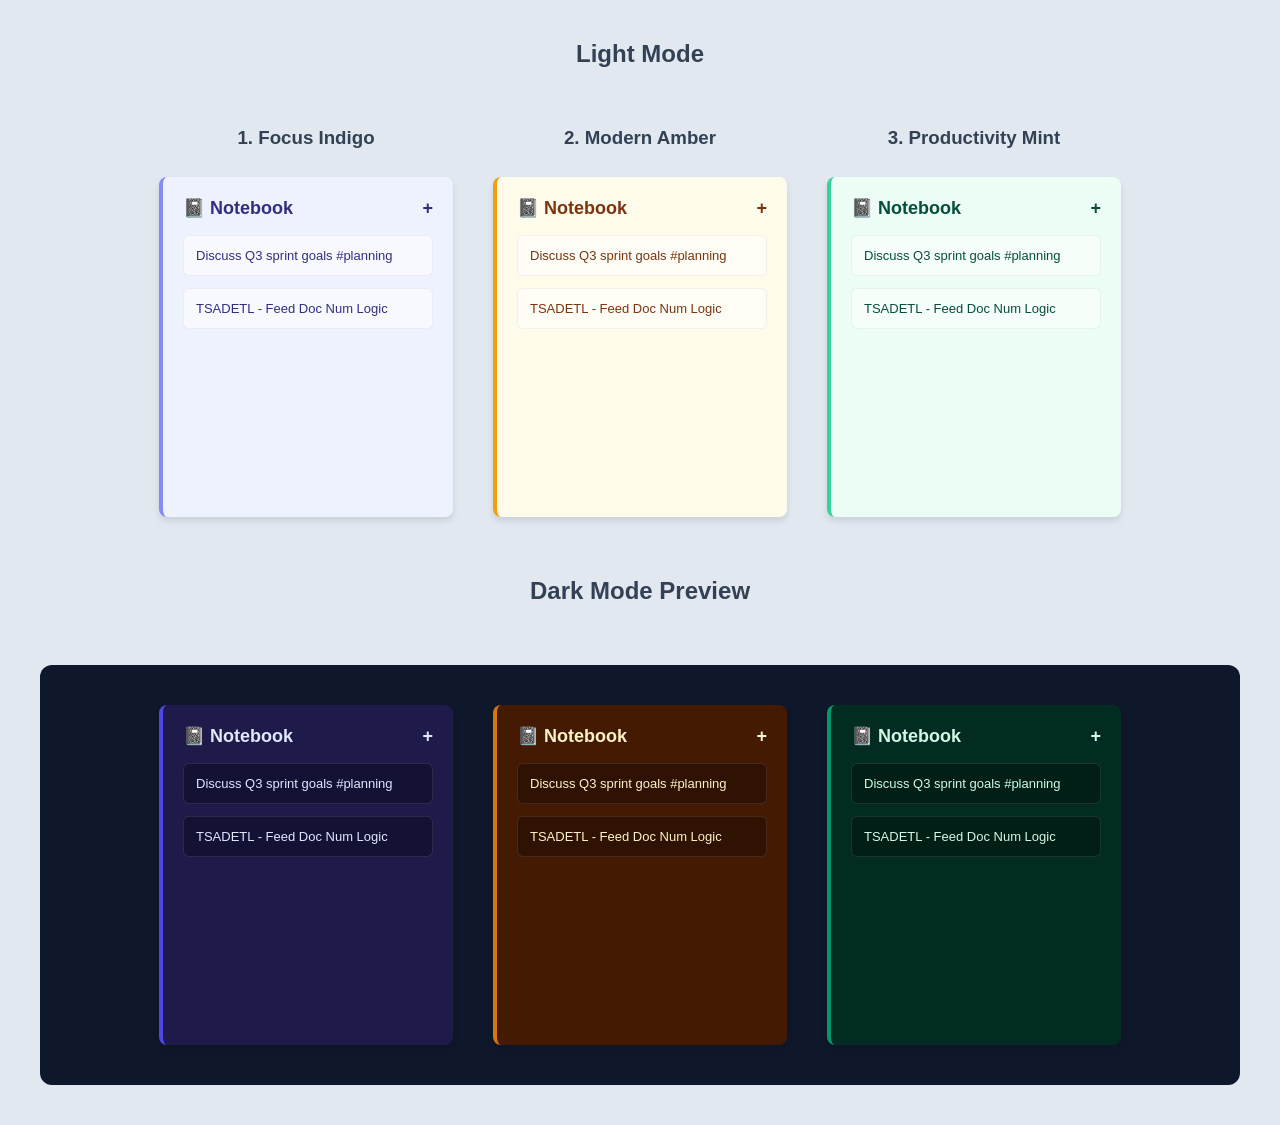
<file: color-test.html>
<!DOCTYPE html>
<html lang="en">
<head>
    <meta charset="UTF-8">
    <meta name="viewport" content="width=device-width, initial-scale=1.0">
    <title>Notebook Theme Preview</title>
    <style>
        body {
            font-family: -apple-system, BlinkMacSystemFont, "Segoe UI", Roboto, Helvetica, Arial, sans-serif;
            background: #e2e8f0;
            display: flex;
            flex-direction: column;
            gap: 40px;
            padding: 40px;
            margin: 0;
        }
        .row {
            display: flex;
            gap: 40px;
            justify-content: center;
        }
        .theme-container {
            display: flex;
            flex-direction: column;
            align-items: center;
            gap: 10px;
        }
        .notebook-preview {
            width: 250px;
            height: 300px;
            padding: 20px;
            border-radius: 8px;
            border-left-width: 4px;
            border-left-style: solid;
            box-shadow: 0 4px 6px rgba(0,0,0,0.1);
        }
        .header {
            font-size: 18px;
            font-weight: 700;
            margin-bottom: 16px;
            display: flex;
            justify-content: space-between;
            align-items: center;
        }
        .note-card {
            background: rgba(255, 255, 255, 0.5);
            padding: 12px;
            border-radius: 6px;
            margin-bottom: 12px;
            font-size: 13px;
            border: 1px solid rgba(0,0,0,0.05);
        }
        
        /* THEME 1: FOCUS INDIGO */
        .indigo-light { background: #EEF2FF; border-left-color: #818CF8; color: #312E81; }
        .indigo-dark { background: #1E1B4B; border-left-color: #4F46E5; color: #E0E7FF; }
        .indigo-dark .note-card { background: rgba(0,0,0,0.3); border-color: rgba(255,255,255,0.1); }

        /* THEME 2: MODERN AMBER */
        .amber-light { background: #FFFBEB; border-left-color: #F59E0B; color: #78350F; }
        .amber-dark { background: #451A03; border-left-color: #D97706; color: #FEF3C7; }
        .amber-dark .note-card { background: rgba(0,0,0,0.3); border-color: rgba(255,255,255,0.1); }

        /* THEME 3: PRODUCTIVITY MINT */
        .mint-light { background: #ECFDF5; border-left-color: #34D399; color: #064E3B; }
        .mint-dark { background: #022C22; border-left-color: #059669; color: #D1FAE5; }
        .mint-dark .note-card { background: rgba(0,0,0,0.3); border-color: rgba(255,255,255,0.1); }
    </style>
</head>
<body>

    <h2 style="text-align: center; color: #334155; margin: 0;">Light Mode</h2>
    <div class="row">
        <div class="theme-container">
            <h3 style="color:#334155;">1. Focus Indigo</h3>
            <div class="notebook-preview indigo-light">
                <div class="header">📓 Notebook <span>+</span></div>
                <div class="note-card">Discuss Q3 sprint goals #planning</div>
                <div class="note-card">TSADETL - Feed Doc Num Logic</div>
            </div>
        </div>
        <div class="theme-container">
            <h3 style="color:#334155;">2. Modern Amber</h3>
            <div class="notebook-preview amber-light">
                <div class="header">📓 Notebook <span>+</span></div>
                <div class="note-card">Discuss Q3 sprint goals #planning</div>
                <div class="note-card">TSADETL - Feed Doc Num Logic</div>
            </div>
        </div>
        <div class="theme-container">
            <h3 style="color:#334155;">3. Productivity Mint</h3>
            <div class="notebook-preview mint-light">
                <div class="header">📓 Notebook <span>+</span></div>
                <div class="note-card">Discuss Q3 sprint goals #planning</div>
                <div class="note-card">TSADETL - Feed Doc Num Logic</div>
            </div>
        </div>
    </div>

    <h2 style="text-align: center; color: #334155; margin-top: 20px;">Dark Mode Preview</h2>
    <div class="row" style="background: #0F172A; padding: 40px; border-radius: 12px;">
        <div class="theme-container">
            <div class="notebook-preview indigo-dark">
                <div class="header">📓 Notebook <span>+</span></div>
                <div class="note-card">Discuss Q3 sprint goals #planning</div>
                <div class="note-card">TSADETL - Feed Doc Num Logic</div>
            </div>
        </div>
        <div class="theme-container">
            <div class="notebook-preview amber-dark">
                <div class="header">📓 Notebook <span>+</span></div>
                <div class="note-card">Discuss Q3 sprint goals #planning</div>
                <div class="note-card">TSADETL - Feed Doc Num Logic</div>
            </div>
        </div>
        <div class="theme-container">
            <div class="notebook-preview mint-dark">
                <div class="header">📓 Notebook <span>+</span></div>
                <div class="note-card">Discuss Q3 sprint goals #planning</div>
                <div class="note-card">TSADETL - Feed Doc Num Logic</div>
            </div>
        </div>
    </div>

</body>
</html>
</file>
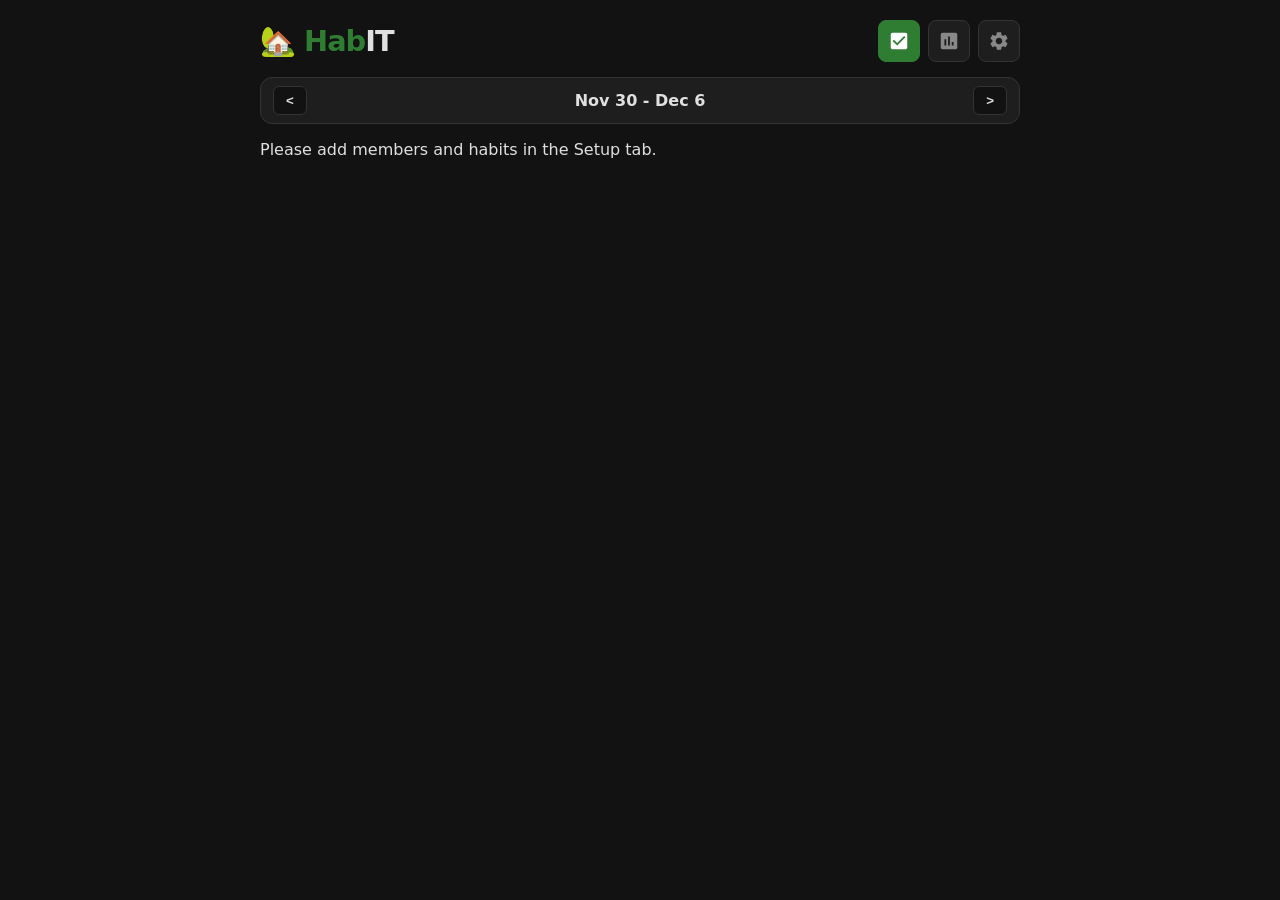
<file: habit.html>
<!DOCTYPE html>
<html lang="en">
<head>
    <meta charset="UTF-8">
    <meta name="viewport" content="width=device-width, initial-scale=1.0, maximum-scale=1.0, user-scalable=no">
    <title>HabIT</title>
    <style>
        /* Mobile-First Base Styles */
        :root {
            --primary: #2e7d32;
            --primary-light: #4caf50;
            --bg: #121212;
            --card-bg: #1e1e1e;
            --text: #e0e0e0;
            --text-muted: #888;
            --border: #333;
            --highlight: rgba(255, 255, 255, 0.08); 
            --radius: 12px;
        }
        
        * { box-sizing: border-box; }

        body {
            font-family: system-ui, -apple-system, sans-serif;
            margin: 0;
            padding: 10px;
            background: var(--bg);
            color: var(--text);
            max-width: 800px;
            margin: 0 auto;
            overflow-x: hidden;
        }

        h2, h3 { margin-top: 0; }
        
        /* Top Header Layout */
        .top-header {
            display: flex;
            justify-content: space-between;
            align-items: center;
            margin-bottom: 15px;
            position: relative;
        }

        /* Branding */
        .brand-header {
            color: var(--primary);
            font-size: 1.8em;
            letter-spacing: -1px;
            display: flex;
            align-items: center;
            margin: 0;
        }
        .brand-header span { color: var(--text); }

        /* Navigation (Icons) */
        nav { 
            display: flex; 
            gap: 8px; 
        }
        nav button {
            display: flex;
            align-items: center;
            justify-content: center;
            width: 42px;
            height: 42px;
            border: 1px solid var(--border);
            background: var(--card-bg);
            color: var(--text-muted);
            border-radius: 8px;
            cursor: pointer;
            transition: all 0.2s;
        }
        nav button svg {
            width: 22px;
            height: 22px;
            fill: currentColor;
        }
        nav button.active { 
            background: var(--primary); 
            color: white; 
            border-color: var(--primary);
        }

        /* Containers */
        .tab-content { 
            display: none; 
            background: var(--bg); 
            padding: 0; 
        }
        .tab-content.active { display: block; }

        /* Setup Layouts */
        .panel {
            background: var(--card-bg);
            padding: 15px;
            border-radius: var(--radius);
            margin-bottom: 15px;
            border: 1px solid var(--border);
        }

        /* Forms & Inputs */
        .flex { display: flex; flex-direction: column; gap: 8px; margin-bottom: 12px; }
        
        input[type="text"], input[type="month"], select { 
            width: 100%;
            padding: 10px; 
            background: var(--bg);
            color: var(--text);
            border: 1px solid var(--border); 
            border-radius: 8px; 
            font-size: 16px; 
        }
        input[type="month"]::-webkit-calendar-picker-indicator {
            filter: invert(1);
        }

        button.btn { 
            width: 100%;
            padding: 10px 15px; 
            background: var(--primary); 
            color: white; 
            border: none; 
            border-radius: 8px; 
            cursor: pointer; 
            font-size: 16px;
            font-weight: bold;
        }
        button.btn-danger { background: #d32f2f; }
        button.btn-secondary { background: var(--border); color: var(--text); }
        
        .badge { 
            display: inline-block;
            background: #333; 
            color: #ddd;
            padding: 4px 10px; 
            border-radius: 12px; 
            font-size: 0.85em; 
            margin: 4px 4px 0 0; 
        }

        /* Checkboxes for Setup */
        .assign-cb-wrapper { display: flex; flex-wrap: wrap; gap: 8px; }
        label.checkbox-label {
            display: flex; align-items: center; padding: 6px 10px;
            background: var(--bg); border: 1px solid var(--border);
            border-radius: 16px; font-size: 0.85em; cursor: pointer;
        }

        /* TRACK HABITS: Weekly Navigator Header */
        .week-navigator {
            display: flex;
            justify-content: space-between;
            align-items: center;
            margin-bottom: 15px;
            background: var(--card-bg);
            padding: 8px 12px;
            border-radius: var(--radius);
            border: 1px solid var(--border);
        }
        .week-navigator button {
            background: var(--bg);
            color: var(--text);
            border: 1px solid var(--border);
            border-radius: 6px;
            padding: 6px 12px;
            font-weight: bold;
            cursor: pointer;
        }
        .week-navigator span {
            font-weight: bold;
            font-size: 1em;
        }

        /* TRACK HABITS: Compact Grid Cards */
        .habit-card {
            background: var(--card-bg);
            border: 1px solid var(--border);
            border-radius: var(--radius);
            padding: 12px 10px 16px 10px; 
            margin-bottom: 20px;
            transition: border-color 0.3s;
        }
        
        .member-card-header {
            text-align: center;
            font-size: 1.05em;
            text-transform: uppercase;
            letter-spacing: 1px;
            font-weight: bold;
            margin-bottom: 15px;
            padding-bottom: 10px;
            border-bottom: 1px solid var(--border);
        }

        /* The Grid Layout */
        .habit-grid {
            display: grid;
            grid-template-columns: minmax(90px, 2.5fr) repeat(7, 1fr);
            gap: 6px 4px;
            align-items: center;
        }

        .grid-day-name {
            text-align: center;
            font-size: 0.75em;
            color: var(--text-muted);
            font-weight: bold;
            padding: 6px 0;
            border-radius: 6px;
        }
        .grid-day-name.today {
            color: var(--primary-light);
            background: var(--highlight);
        }

        .habit-info {
            display: flex;
            flex-direction: column;
            justify-content: center;
            padding-right: 5px;
        }
        .habit-info-title {
            font-size: 0.9em;
            font-weight: bold;
            line-height: 1.2;
            word-wrap: break-word;
        }

        .day-col {
            display: flex;
            align-items: center;
            justify-content: center;
            cursor: pointer;
            -webkit-tap-highlight-color: transparent;
            padding: 6px 2px;
            border-radius: 6px;
        }
        .day-col.today {
            background: var(--highlight);
        }
        
        .day-box {
            width: 100%;
            max-width: 32px;
            aspect-ratio: 1 / 1;
            border: 2px solid var(--border);
            border-radius: 8px;
            display: flex;
            align-items: center;
            justify-content: center;
            transition: all 0.15s ease;
            background: var(--bg);
        }
        .day-box.today-box:not(.done):not(.bonus-active):not(.perfect-active) {
            border-color: var(--primary-light); 
        }
        .day-box.done {
            background: var(--primary);
            border-color: var(--primary);
        }
        .day-box.done::after {
            content: '✓';
            color: white;
            font-size: 1.1em;
            font-weight: bold;
        }

        /* Styling for the Bonus Boxes (Track Tab) */
        .day-box.bonus-active {
            background: rgba(255, 215, 0, 0.15); 
            border-color: #ffd700;
            color: #ffd700;
        }
        .day-box.perfect-active {
            background: rgba(255, 152, 0, 0.15); 
            border-color: #ff9800;
            color: #ff9800;
        }
        
        /* Grid Separator Line */
        .grid-separator {
            grid-column: 1 / -1;
            height: 1px;
            background: var(--border);
            margin: 4px 0;
        }

        /* REPORTS: Leaderboard Medal Tally */
        .medal-tally-container {
            background: var(--card-bg);
            border: 1px solid var(--border);
            border-radius: var(--radius);
            padding: 15px;
            margin-bottom: 25px;
        }
        .medal-tally-header {
            text-align: center;
            font-size: 1.1em;
            font-weight: bold;
            margin-bottom: 15px;
            text-transform: uppercase;
            letter-spacing: 1px;
            color: var(--text);
        }
        .medal-tally-grid {
            display: flex;
            flex-direction: column;
            gap: 10px;
        }
        .medal-row {
            display: flex;
            align-items: center;
            background: var(--bg);
            padding: 10px 15px;
            border-radius: 8px;
            border-left: 4px solid transparent;
        }
        .medal-rank {
            font-size: 1.6em;
            margin-right: 15px;
            width: 30px;
            text-align: center;
        }
        .medal-info {
            flex: 1;
        }
        .medal-name {
            font-weight: bold;
            font-size: 1.1em;
        }
        .medal-level {
            font-size: 0.8em;
            color: var(--text-muted);
            margin-top: 2px;
        }
        .medal-xp {
            font-weight: bold;
            font-size: 1.1em;
            color: var(--text);
        }

        /* REPORTS: Individual Cards */
        .report-calendar-card {
            background: var(--card-bg);
            border: 1px solid var(--border);
            border-radius: var(--radius);
            padding: 15px 15px 25px 15px;
            margin-bottom: 20px;
            text-align: center;
            position: relative;
        }
        .report-calendar-header {
            font-size: 1.2em;
            font-weight: bold;
            margin-bottom: 8px;
            text-transform: uppercase;
            letter-spacing: 1px;
            display: flex;
            align-items: center;
            justify-content: center;
        }
        .report-calendar-subheader {
            font-size: 1em;
            margin-bottom: 10px;
            display: flex;
            align-items: center;
            justify-content: center;
            gap: 15px;
        }
        
        /* Game XP Bar */
        .xp-bar-container {
            width: 80%;
            max-width: 250px;
            height: 6px;
            background: var(--bg);
            border-radius: 3px;
            margin: 0 auto 20px auto;
            position: relative;
            overflow: hidden;
        }
        .xp-bar-fill {
            height: 100%;
            border-radius: 3px;
            transition: width 0.5s ease-in-out;
        }

        .report-calendar-grid {
            display: grid;
            grid-template-columns: repeat(7, 1fr);
            gap: 8px 4px;
            margin-bottom: 10px;
        }
        .report-day-name {
            font-size: 0.7em;
            color: var(--text-muted);
            font-weight: bold;
            padding-bottom: 6px;
        }
        
        /* REPORTS: Calendar Cell & Rare Rarity Borders */
        .report-day-cell {
            aspect-ratio: 1 / 1;
            display: flex;
            align-items: center;
            justify-content: center;
            position: relative;
            cursor: pointer;
            -webkit-tap-highlight-color: transparent;
            border-radius: 50%;
            transition: transform 0.1s;
            border: 2px solid transparent; /* Keeps layout stable when border activates */
        }
        .report-day-cell:active {
            transform: scale(0.9);
        }
        
        /* Silver Foil: Perfect Day */
        .cell-perfect {
            border: 2px solid #b0bec5;
            box-shadow: 0 0 6px rgba(176, 190, 197, 0.8);
        }
        /* Gold Foil: Bonus XP */
        .cell-bonus {
            border: 2px solid #ffd700;
            box-shadow: 0 0 6px rgba(255, 215, 0, 0.8);
        }
        /* Holo Foil: Ultimate Day (Both) */
        .cell-ultimate {
            animation: holo-border 3s linear infinite;
        }
        @keyframes holo-border {
            0% { border: 2px solid #ff0080; box-shadow: 0 0 8px #ff0080; }
            25% { border: 2px solid #ff8c00; box-shadow: 0 0 8px #ff8c00; }
            50% { border: 2px solid #40e0d0; box-shadow: 0 0 8px #40e0d0; }
            75% { border: 2px solid #9932cc; box-shadow: 0 0 8px #9932cc; }
            100% { border: 2px solid #ff0080; box-shadow: 0 0 8px #ff0080; }
        }

        .report-day-number {
            position: relative;
            z-index: 2;
            font-size: 0.85em;
            color: var(--text);
        }
        .report-day-circle {
            position: absolute;
            top: 50%;
            left: 50%;
            transform: translate(-50%, -50%);
            border-radius: 50%;
            background-color: var(--primary-light);
            opacity: 0.8;
            z-index: 1;
            transition: width 0.3s, height 0.3s;
        }

        @media (min-width: 600px) {
            body { padding: 20px; }
            .flex { flex-direction: row; align-items: center; }
            input[type="text"], input[type="month"] { flex: 1; }
            button.btn { width: auto; }
            .day-box { max-width: 38px; }
        }
    </style>
</head>
<body>

    <header class="top-header">
        <h2 class="brand-header">🏡 Hab<span>IT</span></h2>
        
        <nav>
            <button onclick="switchTab('log')" id="nav-log" class="active" title="Track" aria-label="Track">
                <svg viewBox="0 0 24 24"><path d="M19 3H5c-1.1 0-2 .9-2 2v14c0 1.1.9 2 2 2h14c1.1 0 2-.9 2-2V5c0-1.1-.9-2-2-2zm-9 14l-5-5 1.41-1.41L10 14.17l7.59-7.59L19 8l-9 9z"/></svg>
            </button>
            <button onclick="switchTab('reports')" id="nav-reports" title="Leaderboard" aria-label="Leaderboard">
                <svg viewBox="0 0 24 24"><path d="M19 3H5c-1.1 0-2 .9-2 2v14c0 1.1.9 2 2 2h14c1.1 0 2-.9 2-2V5c0-1.1-.9-2-2-2zM9 17H7v-7h2v7zm4 0h-2V7h2v10zm4 0h-2v-4h2v4z"/></svg>
            </button>
            <button onclick="switchTab('setup')" id="nav-setup" title="Setup" aria-label="Setup">
                <svg viewBox="0 0 24 24"><path d="M19.14,12.94c0.04-0.3,0.06-0.61,0.06-0.94c0-0.32-0.02-0.64-0.06-0.94l2.03-1.58c0.18-0.14,0.23-0.41,0.12-0.61 l-1.92-3.32c-0.12-0.22-0.37-0.29-0.59-0.22l-2.39,0.96c-0.5-0.38-1.03-0.7-1.62-0.94L14.4,2.81c-0.04-0.24-0.24-0.41-0.48-0.41 h-3.84c-0.24,0-0.43,0.17-0.47,0.41L9.25,5.35C8.66,5.59,8.12,5.92,7.63,6.29L5.24,5.33c-0.22-0.08-0.47,0-0.59,0.22L2.73,8.87 C2.62,9.08,2.66,9.34,2.86,9.48l2.03,1.58C4.84,11.36,4.8,11.69,4.8,12s0.02,0.64,0.06,0.94l-2.03,1.58 c-0.18,0.14-0.23,0.41-0.12,0.61l1.92,3.32c0.12,0.22,0.37,0.29,0.59,0.22l2.39-0.96c0.5,0.38,1.03,0.7,1.62,0.94l0.36,2.54 c0.05,0.24,0.24,0.41,0.48,0.41h3.84c0.24,0,0.43-0.17,0.47-0.41l0.36-2.54c0.59-0.24,1.13-0.56,1.62-0.94l2.39,0.96 c0.22,0.08,0.47,0,0.59-0.22l1.92-3.32c0.12-0.22,0.07-0.49-0.12-0.61L19.14,12.94z M12,15.6c-1.98,0-3.6-1.62-3.6-3.6 s1.62-3.6,3.6-3.6s3.6,1.62,3.6,3.6S13.98,15.6,12,15.6z"/></svg>
            </button>
        </nav>
    </header>

    <!-- TRACK HABITS TAB -->
    <div id="log" class="tab-content active">
        
        <div class="week-navigator">
            <button onclick="changeTrackWeek(-1)">&lt;</button>
            <span id="track-week-label">Oct 20 - Oct 26</span>
            <button onclick="changeTrackWeek(1)">&gt;</button>
        </div>

        <div id="daily-log-container"></div>
    </div>

    <!-- REPORTS TAB (Leaderboard) -->
    <div id="reports" class="tab-content">
        <div class="week-navigator" style="margin-bottom: 20px;">
            <button onclick="changeReportMonth(-1)">&lt;</button>
            <span id="report-month-label">October 2026</span>
            <button onclick="changeReportMonth(1)">&gt;</button>
        </div>
            
        <div id="reports-container"></div>
    </div>
    
    <!-- SETUP TAB -->
    <div id="setup" class="tab-content">
        <div class="panel">
            <h3 style="font-size:1.1em;">Family Members</h3>
            <div class="flex">
                <input type="text" id="new-member" placeholder="Enter name (e.g., Anantha)">
                <button class="btn" onclick="addMember()">Add</button>
            </div>
            <div id="members-list" class="assign-cb-wrapper"></div>
        </div>

        <div class="panel">
            <h3 style="font-size:1.1em;">Habits</h3>
            <div class="flex">
                <input type="text" id="new-habit" placeholder="Habit name (e.g., Reading)">
            </div>
            <p style="margin: 5px 0 10px; font-size: 0.85em; color: var(--text-muted);">Assign to:</p>
            <div id="habit-assign-members" class="assign-cb-wrapper"></div>
            <button class="btn" onclick="addHabit()" style="margin-top: 15px;">Add Habit</button>
        </div>
        
        <div id="habits-list"></div>

        <!-- Data Management Section -->
        <div class="panel">
            <h3 style="font-size:1.1em;">Data Management</h3>
            <p style="font-size: 0.85em; color: var(--text-muted); margin: 0 0 10px 0;">Backup your data or import it to another device.</p>
            <div style="display: flex; gap: 10px;">
                <button class="btn" onclick="exportData()" style="flex:1;">Export Data</button>
                <button class="btn btn-secondary" onclick="document.getElementById('import-file').click()" style="flex:1;">Import Data</button>
                <input type="file" id="import-file" style="display:none;" accept=".json" onchange="importData(event)">
            </div>
        </div>
    </div>

    <script>
        // State Management
        let state = { members: [], habits: [], logs: {}, bonuses: {} };
        const STORAGE_KEY = 'family_habit_tracker_data';
        
        // Color Palette for Members
        const accentColors = ['#b388ff', '#ffb74d', '#81c784', '#4fc3f7', '#f48fb1', '#fff59d'];
        
        // Gamification Settings
        const MAX_DAILY_XP = 100;
        const XP_PER_LEVEL = 500; 

        // Date Utilities
        const today = new Date();
        const getLocalDateStr = (d) => {
            return `${d.getFullYear()}-${String(d.getMonth() + 1).padStart(2, '0')}-${String(d.getDate()).padStart(2, '0')}`;
        };
        const formatMonthDay = d => new Intl.DateTimeFormat('en-US', { month: 'short', day: 'numeric' }).format(d);
        
        // Track Habits: Week State
        let currentWeekStart = new Date();
        const day = currentWeekStart.getDay();
        const diffToMonday = currentWeekStart.getDate() - day + (day === 0 ? -6 : 1);
        currentWeekStart.setDate(diffToMonday);
        currentWeekStart.setHours(0,0,0,0);

        // Reports: Month State
        let currentReportDate = new Date();
        currentReportDate.setDate(1);
        
        // Tab Array for Gestures updated to match UI: Log -> Reports -> Setup
        const tabsOrder = ['log', 'reports', 'setup'];

        function loadData() {
            const data = localStorage.getItem(STORAGE_KEY);
            if (data) {
                state = JSON.parse(data);
                if (!state.bonuses) state.bonuses = {}; // Ensure backwards compatibility
            }
        }

        function saveData() {
            localStorage.setItem(STORAGE_KEY, JSON.stringify(state));
            renderAll();
        }

        // --- Swipe Gesture Logic ---
        let touchstartX = 0;
        let touchstartY = 0;
        let touchendX = 0;
        let touchendY = 0;
        const SWIPE_THRESHOLD = 60;

        document.addEventListener('touchstart', e => {
            touchstartX = e.changedTouches[0].screenX;
            touchstartY = e.changedTouches[0].screenY;
        }, {passive: true});

        document.addEventListener('touchend', e => {
            touchendX = e.changedTouches[0].screenX;
            touchendY = e.changedTouches[0].screenY;
            handleSwipe();
        }, {passive: true});

        function handleSwipe() {
            const currentTab = document.querySelector('.tab-content.active').id;
            const currentIndex = tabsOrder.indexOf(currentTab);
            
            const diffX = touchstartX - touchendX;
            const diffY = touchstartY - touchendY;
            
            // Only trigger tab switch if horizontal swipe is dominant and crosses threshold
            if (Math.abs(diffX) > SWIPE_THRESHOLD && Math.abs(diffX) > Math.abs(diffY)) {
                if (diffX > 0) {
                    const nextIndex = (currentIndex + 1) % tabsOrder.length;
                    switchTab(tabsOrder[nextIndex]);
                } else {
                    const prevIndex = (currentIndex - 1 + tabsOrder.length) % tabsOrder.length;
                    switchTab(tabsOrder[prevIndex]);
                }
            }
        }

        // Setup Functions
        function addMember() {
            const input = document.getElementById('new-member');
            const name = input.value.trim();
            if (name && !state.members.includes(name)) {
                state.members.push(name);
                input.value = '';
                saveData();
            }
        }
        function removeMember(name) {
            state.members = state.members.filter(m => m !== name);
            state.habits.forEach(h => h.assignees = h.assignees.filter(m => m !== name));
            saveData();
        }
        function addHabit() {
            const input = document.getElementById('new-habit');
            const name = input.value.trim();
            const checkboxes = document.querySelectorAll('.assign-cb:checked');
            const assignees = Array.from(checkboxes).map(cb => cb.value);

            if (name && assignees.length > 0) {
                state.habits.push({ id: Date.now().toString(), name, assignees });
                input.value = '';
                checkboxes.forEach(cb => cb.checked = false);
                saveData();
            } else {
                alert("Please enter a habit name and select at least one member.");
            }
        }
        function removeHabit(id) {
            state.habits = state.habits.filter(h => h.id !== id);
            saveData();
        }

        function toggleHabitAssignment(habitId, memberName, isAssigned) {
            const habit = state.habits.find(h => h.id === habitId);
            if (habit) {
                if (isAssigned && !habit.assignees.includes(memberName)) {
                    habit.assignees.push(memberName);
                } else if (!isAssigned) {
                    habit.assignees = habit.assignees.filter(m => m !== memberName);
                }
                saveData();
            }
        }

        // Data Management (Import/Export)
        function exportData() {
            const dataStr = localStorage.getItem(STORAGE_KEY) || JSON.stringify(state);
            const blob = new Blob([dataStr], { type: "application/json" });
            const url = URL.createObjectURL(blob);
            const a = document.createElement('a');
            a.href = url;
            a.download = `HabIT_Backup_${getLocalDateStr(new Date())}.json`;
            a.click();
            URL.revokeObjectURL(url);
        }

        function importData(event) {
            const file = event.target.files[0];
            if (!file) return;

            const reader = new FileReader();
            reader.onload = function(e) {
                try {
                    const importedData = JSON.parse(e.target.result);
                    if (importedData.members && importedData.habits && importedData.logs) {
                        state = importedData;
                        if (!state.bonuses) state.bonuses = {};
                        saveData();
                        alert("Data imported successfully!");
                    } else {
                        alert("Invalid backup file format.");
                    }
                } catch (err) {
                    alert("Error reading file.");
                }
                event.target.value = ''; 
            };
            reader.readAsText(file);
        }

        // Direct Logging for Track Tab
        function toggleHabitDirect(dateStr, member, habitId, isDone) {
            if (!state.logs[dateStr]) state.logs[dateStr] = {};
            if (!state.logs[dateStr][member]) state.logs[dateStr][member] = {};
            
            if (isDone) {
                state.logs[dateStr][member][habitId] = true;
            } else {
                delete state.logs[dateStr][member][habitId];
                if (Object.keys(state.logs[dateStr][member]).length === 0) delete state.logs[dateStr][member];
                if (Object.keys(state.logs[dateStr]).length === 0) delete state.logs[dateStr];
            }
            saveData();
        }

        // --- Bonus Award Logic ---
        function toggleBonus(dateStr, member) {
            if (!state.bonuses) state.bonuses = {};
            if (!state.bonuses[dateStr]) state.bonuses[dateStr] = {};
            
            if (state.bonuses[dateStr][member]) {
                delete state.bonuses[dateStr][member]; // Toggle off
                if (Object.keys(state.bonuses[dateStr]).length === 0) delete state.bonuses[dateStr];
            } else {
                state.bonuses[dateStr][member] = 50; // Toggle on for 50 flat XP
            }
            saveData();
        }

        function changeTrackWeek(offset) {
            currentWeekStart.setDate(currentWeekStart.getDate() + (offset * 7));
            renderLog();
        }

        function changeReportMonth(offset) {
            currentReportDate.setMonth(currentReportDate.getMonth() + offset);
            renderReports();
        }

        function jumpToWeek(dateString) {
            const [y, m, d] = dateString.split('-');
            const selectedDate = new Date(y, m - 1, d);
            const dayOfWeek = selectedDate.getDay();
            const diffToMonday = selectedDate.getDate() - dayOfWeek + (dayOfWeek === 0 ? -6 : 1);
            
            currentWeekStart = new Date(selectedDate);
            currentWeekStart.setDate(diffToMonday);
            currentWeekStart.setHours(0,0,0,0);
            
            switchTab('log');
        }

        // Render UI
        function switchTab(tabId) {
            document.querySelectorAll('.tab-content').forEach(t => t.classList.remove('active'));
            document.querySelectorAll('nav button').forEach(b => b.classList.remove('active'));
            document.getElementById(tabId).classList.add('active');
            if(document.getElementById('nav-' + tabId)) {
                document.getElementById('nav-' + tabId).classList.add('active');
            }
            window.scrollTo({ top: 0, behavior: 'smooth' }); 
            renderAll();
        }

        function renderAll() {
            renderSetup();
            renderLog();
            renderReports();
        }

        function renderSetup() {
            const mList = document.getElementById('members-list');
            mList.innerHTML = state.members.map(m => 
                `<span class="badge">${m} <button onclick="removeMember('${m}')" style="border:none; background:none; color:red; cursor:pointer; font-size:1.2em; padding:0 0 0 5px;">&times;</button></span>`
            ).join('');

            const assignBox = document.getElementById('habit-assign-members');
            assignBox.innerHTML = state.members.map(m => 
                `<label class="checkbox-label"><input type="checkbox" class="assign-cb" value="${m}" style="transform: scale(1.2); margin-right: 6px;"> ${m}</label>`
            ).join('');

            const hList = document.getElementById('habits-list');
            hList.innerHTML = state.habits.map(h => `
                <div class="panel habit-row" style="display:flex; flex-direction:column; margin-bottom:10px;">
                    <div style="display:flex; justify-content:space-between; align-items:flex-start; margin-bottom: 8px;">
                        <strong style="font-size:0.95em;">${h.name}</strong>
                        <button class="btn btn-danger" style="width:auto; padding:4px 10px; font-size:0.8em;" onclick="removeHabit('${h.id}')">Delete</button>
                    </div>
                    <div style="display:flex; flex-wrap:wrap; gap:6px;">
                        ${state.members.map(m => `
                            <label class="checkbox-label" style="padding: 4px 8px; font-size: 0.8em; ${h.assignees.includes(m) ? 'border-color: var(--primary); background: var(--highlight);' : ''}">
                                <input type="checkbox" style="transform: scale(1.1); margin-right: 4px;" ${h.assignees.includes(m) ? 'checked' : ''} onchange="toggleHabitAssignment('${h.id}', '${m}', this.checked)"> ${m}
                            </label>
                        `).join('')}
                    </div>
                </div>
            `).join('');
        }

        function renderLog() {
            const container = document.getElementById('daily-log-container');
            
            const days = [];
            for (let i = 0; i < 7; i++) {
                const d = new Date(currentWeekStart);
                d.setDate(d.getDate() + i);
                days.push(d);
            }
            
            document.getElementById('track-week-label').innerText = `${formatMonthDay(days[0])} - ${formatMonthDay(days[6])}`;

            if (state.members.length === 0) {
                container.innerHTML = "<p>Please add members and habits in the Setup tab.</p>";
                return;
            }

            let html = '';
            let habitsFound = false;
            let isFirstMemberWithHabits = true;
            const dayNames = ['M', 'Tu', 'W', 'Th', 'F', 'Sa', 'Su'];
            const todayStr = getLocalDateStr(new Date());

            const sortedMembers = [...state.members].sort((a, b) => a.localeCompare(b));

            sortedMembers.forEach((member) => {
                const memberIndex = state.members.indexOf(member);
                const memberHabits = state.habits.filter(h => h.assignees.includes(member));
                
                if (memberHabits.length > 0) {
                    habitsFound = true;
                    const cardAccent = accentColors[memberIndex % accentColors.length];
                    
                    html += `<div class="habit-card" style="border: 1px solid ${cardAccent};">`;
                    html += `<div class="member-card-header" style="color: ${cardAccent};">${member}</div>`;
                    html += `<div class="habit-grid">`;
                    
                    if (isFirstMemberWithHabits) {
                        html += `<div></div>`;
                        days.forEach((day, dayIndex) => {
                            const isToday = getLocalDateStr(day) === todayStr;
                            html += `<div class="grid-day-name ${isToday ? 'today' : ''}">${dayNames[dayIndex]}</div>`;
                        });
                        isFirstMemberWithHabits = false;
                    }

                    // Render Habits
                    memberHabits.forEach((h, index) => {
                        html += `
                            <div class="habit-info">
                                <div class="habit-info-title">${h.name}</div>
                            </div>
                        `;
                        
                        days.forEach((day) => {
                            const dateStr = getLocalDateStr(day);
                            const isDone = state.logs[dateStr]?.[member]?.[h.id] || false;
                            const isToday = dateStr === todayStr;

                            html += `
                                <div class="day-col ${isToday ? 'today' : ''}" onclick="toggleHabitDirect('${dateStr}', '${member}', '${h.id}', ${!isDone})">
                                    <div class="day-box ${isDone ? 'done' : ''} ${isToday ? 'today-box' : ''}">
                                        ${!isDone ? `<span style="color: var(--text-muted); font-size: 0.85em; opacity: 0.5;">${day.getDate()}</span>` : ''}
                                    </div>
                                </div>
                            `;
                        });
                        html += `<div class="grid-separator"></div>`;
                    });

                    // Render Manual Bonus Row
                    html += `
                        <div class="habit-info">
                            <div class="habit-info-title" style="color: #ffd700;">⭐ Extra Bonus</div>
                        </div>
                    `;
                    days.forEach((day) => {
                        const dateStr = getLocalDateStr(day);
                        const hasBonus = (state.bonuses && state.bonuses[dateStr] && state.bonuses[dateStr][member]);
                        const isToday = dateStr === todayStr;

                        html += `
                            <div class="day-col ${isToday ? 'today' : ''}" onclick="toggleBonus('${dateStr}', '${member}')">
                                <div class="day-box ${hasBonus ? 'bonus-active' : ''} ${isToday ? 'today-box' : ''}">
                                    ${hasBonus ? `<span style="font-weight:bold; font-size:0.8em;">+50</span>` : `<span style="color: var(--text-muted); font-size: 0.9em; opacity: 0.4;">🎁</span>`}
                                </div>
                            </div>
                        `;
                    });
                    
                    html += `<div class="grid-separator"></div>`;

                    // Render Auto Perfect Day Row
                    html += `
                        <div class="habit-info">
                            <div class="habit-info-title" style="color: #ff9800;">🔥 Perfect Day</div>
                        </div>
                    `;
                    days.forEach((day) => {
                        const dateStr = getLocalDateStr(day);
                        const isToday = dateStr === todayStr;
                        
                        let dayCompleted = 0;
                        memberHabits.forEach(h => {
                            if (state.logs[dateStr] && state.logs[dateStr][member] && state.logs[dateStr][member][h.id]) {
                                dayCompleted++;
                            }
                        });
                        const isPerfect = (dayCompleted === memberHabits.length && memberHabits.length > 0);

                        html += `
                            <div class="day-col ${isToday ? 'today' : ''}" style="cursor: default;">
                                <div class="day-box ${isPerfect ? 'perfect-active' : ''} ${isToday ? 'today-box' : ''}">
                                    ${isPerfect ? `<span style="font-weight:bold; font-size:0.8em;">+50</span>` : `<span style="color: var(--text-muted); font-size: 0.85em; opacity: 0.3;">🔒</span>`}
                                </div>
                            </div>
                        `;
                    });
                    
                    html += `</div></div>`;
                }
            });
            
            if (!habitsFound) {
                 html = "<p style='color: var(--text-muted); font-size:0.9em;'>No habits assigned. Go to Setup.</p>";
            }
            
            container.innerHTML = html;
        }

        // --- NEW LEADERBOARD RENDER LOGIC WITH HOLO FOIL RINGS ---
        function renderReports() {
            const container = document.getElementById('reports-container');
            const monthNames = ["January", "February", "March", "April", "May", "June", "July", "August", "September", "October", "November", "December"];
            
            const year = currentReportDate.getFullYear();
            const monthIndex = currentReportDate.getMonth();
            const monthStr = String(monthIndex + 1).padStart(2, '0');
            const monthPrefix = `${year}-${monthStr}`;
            
            document.getElementById('report-month-label').innerText = `${monthNames[monthIndex]} ${year}`;

            if (state.members.length === 0) {
                container.innerHTML = "<p>Please add members and habits in the Setup tab.</p>";
                return;
            }

            const daysInMonth = new Date(year, monthIndex + 1, 0).getDate();
            const firstDay = new Date(year, monthIndex, 1).getDay(); 
            const firstDayShifted = firstDay === 0 ? 6 : firstDay - 1; 

            const dayNamesHeader = `
                <div class="report-day-name">Mon</div>
                <div class="report-day-name">Tue</div>
                <div class="report-day-name">Wed</div>
                <div class="report-day-name">Thu</div>
                <div class="report-day-name">Fri</div>
                <div class="report-day-name">Sat</div>
                <div class="report-day-name">Sun</div>
            `;

            // Step 1: Calculate Fair XP for everyone first and store in an array
            let memberStats = [];

            state.members.forEach((member, memberIndex) => {
                const memberHabits = state.habits.filter(h => h.assignees.includes(member));
                if (memberHabits.length === 0) return;

                let totalCompleted = 0;
                let totalBonusXP = 0;
                let gridHtml = '';
                
                for (let i = 0; i < firstDayShifted; i++) {
                    gridHtml += `<div></div>`;
                }

                for (let i = 1; i <= daysInMonth; i++) {
                    const dateStr = `${monthPrefix}-${i.toString().padStart(2, '0')}`;
                    let dayCompleted = 0;
                    let dayExpected = memberHabits.length;

                    // Standard Habits
                    if (state.logs[dateStr] && state.logs[dateStr][member]) {
                        memberHabits.forEach(h => {
                            if (state.logs[dateStr][member][h.id]) {
                                dayCompleted++;
                                totalCompleted++;
                            }
                        });
                    }
                    
                    const isPerfect = (dayExpected > 0 && dayCompleted === dayExpected);
                    const hasBonus = (state.bonuses && state.bonuses[dateStr] && state.bonuses[dateStr][member]);

                    // Auto Perfect Day Bonus
                    if (isPerfect) {
                        totalBonusXP += 50; 
                    }
                    // Manual Extra Bonus
                    if (hasBonus) {
                        totalBonusXP += state.bonuses[dateStr][member];
                    }
                    
                    // Determine Foil Ring Class
                    let ringClass = '';
                    if (isPerfect && hasBonus) {
                        ringClass = 'cell-ultimate';
                    } else if (hasBonus) {
                        ringClass = 'cell-bonus';
                    } else if (isPerfect) {
                        ringClass = 'cell-perfect';
                    }

                    const dayScore = dayExpected === 0 ? 0 : (dayCompleted / dayExpected);
                    const circleSize = dayScore > 0 ? (dayScore * 85) + 10 : 0; 
                    const textColor = dayScore > 0.6 ? '#121212' : 'var(--text)'; 
                    
                    const cardAccent = accentColors[memberIndex % accentColors.length];

                    gridHtml += `
                        <div class="report-day-cell ${ringClass}" onclick="jumpToWeek('${dateStr}')">
                            <div class="report-day-circle" style="background-color: ${cardAccent}; width: ${circleSize}%; height: ${circleSize}%;"></div>
                            <span class="report-day-number" style="color: ${textColor};">${i}</span>
                        </div>
                    `;
                }
                
                // FAIR SCORING: Normalize XP (max 100/day) + Add Bonuses
                const baseXP = memberHabits.length > 0 ? Math.round((totalCompleted / memberHabits.length) * MAX_DAILY_XP) : 0;
                const totalXP = baseXP + totalBonusXP;
                
                const currentLevel = Math.floor(totalXP / XP_PER_LEVEL) + 1;
                const progressToNextLevel = ((totalXP % XP_PER_LEVEL) / XP_PER_LEVEL) * 100;

                memberStats.push({
                    name: member,
                    originalIndex: memberIndex,
                    xp: totalXP,
                    level: currentLevel,
                    progress: progressToNextLevel,
                    gridHtml: gridHtml
                });
            });

            // Step 2: Sort the array by XP (Highest to Lowest)
            memberStats.sort((a, b) => b.xp - a.xp);

            // Step 3: Render the summary medal tally
            let html = `
                <div class="medal-tally-container">
                    <div class="medal-tally-header">🏆 Monthly Leaderboard</div>
                    <div class="medal-tally-grid">
            `;

            memberStats.forEach((stat, rankIndex) => {
                const cardAccent = accentColors[stat.originalIndex % accentColors.length];
                let rankIcon = '';
                if (rankIndex === 0) rankIcon = '🥇';
                else if (rankIndex === 1) rankIcon = '🥈';
                else if (rankIndex === 2) rankIcon = '🥉';
                else rankIcon = `<span style="font-size:0.9em; color:var(--text-muted);">${rankIndex + 1}</span>`;

                html += `
                    <div class="medal-row" style="border-left-color: ${cardAccent};">
                        <div class="medal-rank">${rankIcon}</div>
                        <div class="medal-info">
                            <div class="medal-name" style="color: ${cardAccent};">${stat.name}</div>
                            <div class="medal-level">Level ${stat.level}</div>
                        </div>
                        <div class="medal-xp">⭐ ${stat.xp}</div>
                    </div>
                `;
            });
            html += `</div></div>`; 

            // Step 4: Render the individual detailed calendar cards
            memberStats.forEach((stat, rankIndex) => {
                const cardAccent = accentColors[stat.originalIndex % accentColors.length];
                
                html += `
                    <div class="report-calendar-card" style="border: 1px solid ${cardAccent};">
                        <div class="report-calendar-header" style="color: ${cardAccent};">
                            ${stat.name}
                        </div>
                        
                        <div class="report-calendar-subheader">
                            <span>⭐ <strong style="color:${cardAccent};">${stat.xp}</strong> XP</span>
                            <span style="color: var(--border);">|</span>
                            <span>🏅 Level <strong style="color:white;">${stat.level}</strong></span>
                        </div>
                        
                        <div class="xp-bar-container">
                            <div class="xp-bar-fill" style="width: ${stat.progress}%; background-color: ${cardAccent};"></div>
                        </div>
                        
                        <div class="report-calendar-grid">
                            ${dayNamesHeader}
                            ${stat.gridHtml}
                        </div>
                    </div>
                `;
            });
            
            if (memberStats.length === 0) {
                 html = "<p style='color: var(--text-muted);'>No habits assigned. Go to Setup.</p>";
            }

            container.innerHTML = html;
        }

        // Initialize
        loadData();
        renderAll();
    </script>
</body>
</html>
</file>
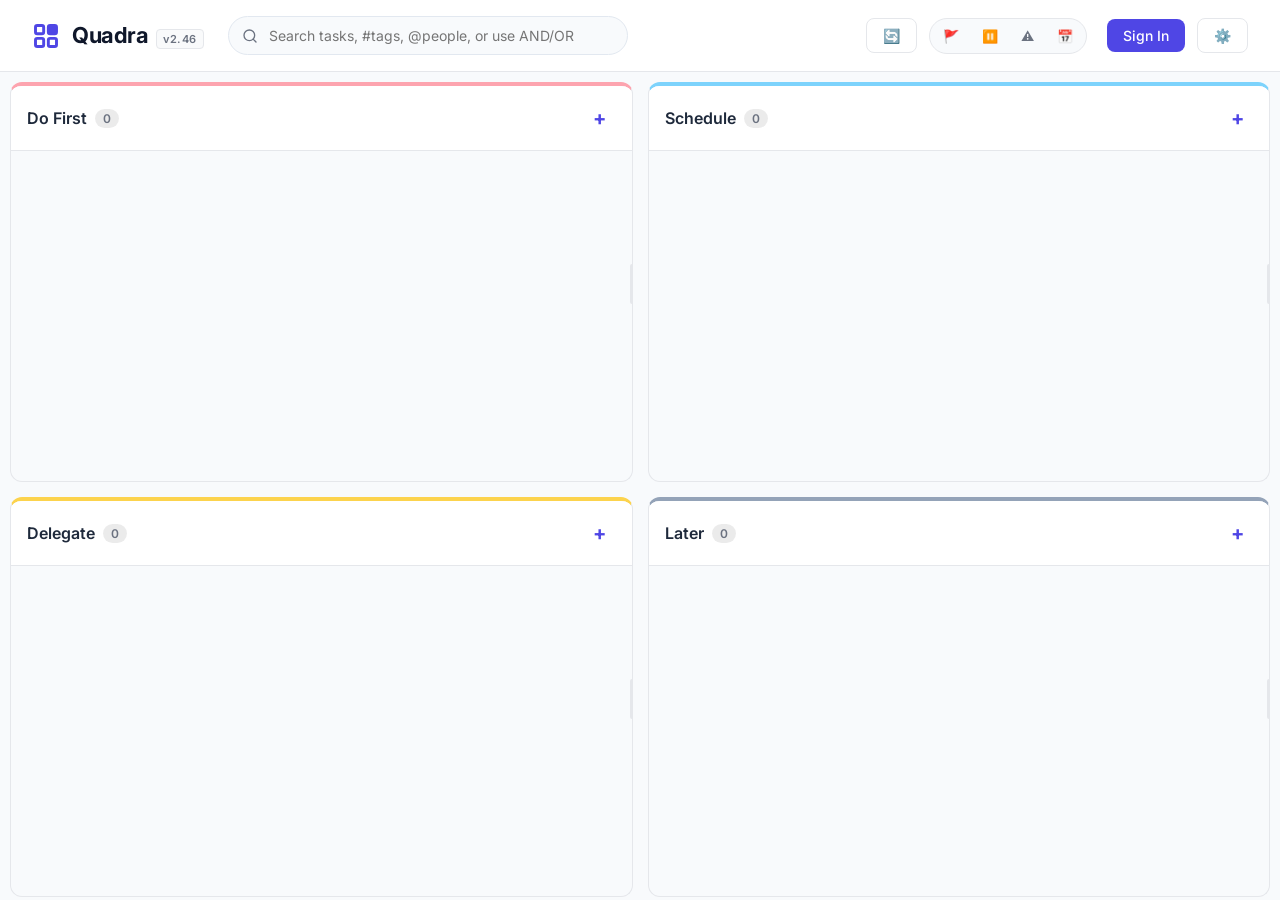
<file: index copy.html>
<!DOCTYPE html>
<html lang="en">
<head>
    <meta charset="UTF-8">
    <meta name="viewport" content="width=device-width, initial-scale=1.0">
    <title>Quadra | Eisenhower Matrix & Calendar</title>
    <link rel="stylesheet" href="css/style.css">
</head>
<body>

    <header>
        <div class="header-left">
            <div class="brand-container">
                <svg class="logo-svg" viewBox="0 0 24 24" fill="none" stroke="currentColor" stroke-width="2.5" stroke-linecap="round" stroke-linejoin="round">
                    <rect x="3" y="3" width="7" height="7" rx="1.5"></rect>
                    <rect x="14" y="3" width="7" height="7" rx="1.5" fill="currentColor"></rect>
                    <rect x="14" y="14" width="7" height="7" rx="1.5"></rect>
                    <rect x="3" y="14" width="7" height="7" rx="1.5"></rect>
                </svg>
                <h1>Quadra <span class="version-badge">v2.46</span></h1>
            </div>
            
            <div class="search-container" id="searchHeaderContainer">
                <svg class="search-icon" viewBox="0 0 24 24" fill="none" stroke="currentColor" stroke-width="2" stroke-linecap="round" stroke-linejoin="round">
                    <circle cx="11" cy="11" r="8"></circle>
                    <line x1="21" y1="21" x2="16.65" y2="16.65"></line>
                </svg>
                <input type="text" id="searchInput" placeholder="Search tasks, #tags, @people, or use AND/OR" 
                       oninput="handleSearch()" onkeyup="updateQuickTags()" onclick="updateQuickTags()">
                <button class="clear-search" id="clearSearchBtn" onclick="clearSearch()" title="Clear search">×</button>
            </div>
        </div>
        
        <div class="header-actions">
            <button class="btn btn-outline" onclick="performBackgroundSync()" title="Sync tasks with Google Tasks">🔄</button>
            <div class="view-toggle" id="viewToggleGroup">
                <button id="btnGrid" title="Quadrant View" onclick="setLayout('grid')">🚩</button>
                <button id="btnKanban" title="Kanban View" onclick="setLayout('kanban')">⏸️</button>
                <button id="btnOverdue" title="Overdue Tasks" onclick="setLayout('overdue')">⚠️</button>
                <button id="btnTracker" title="Calendar View (C)" onclick="setLayout('tracker')">📅</button>
            </div>
            <button id="authorize_button" class="btn" onclick="handleAuthClick()">Sign In</button>
            <button id="signout_button" class="btn btn-outline icon-button" onclick="handleSignoutClick()" title="Sign out of Google">⏻</button>
            <button id="settingsNavBtn" class="btn btn-outline" onclick="openSettingsPage()">⚙️</button>
            <button id="backNavBtn" class="btn btn-outline" style="display: none;" onclick="closeSettingsPage()">← Back</button>
        </div>
    </header>

    <div id="sync-banner"><span class="spin">↻</span> Syncing...</div>
    <div id="toast-container"></div>

    <div class="main-wrapper">
        <div id="auth-overlay" class="overlay" style="display: none;">
            <h3 id="overlay-title">Google Tasks & Calendar Sync</h3>
            <p id="overlay-text">Sync your Eisenhower Matrix and import meetings directly from Google Calendar or Outlook.</p>
            <div class="overlay-actions" id="overlay-actions"></div>
        </div>

        <div id="quick-tags-bar" class="tags-bar"></div>

        <div id="matrix" class="matrix-container layout-grid">
            
            <div class="quadrant" id="q1" draggable="true" ondragstart="dragStartQuad(event)" ondragend="dragEndQuad(event)" ondragover="allowDropQuad(event)" ondragleave="dragLeaveQuad(event)" ondrop="dropQuad(event)">
                <div class="q-header"><h2>Do First <span class="q-badge" id="badge-q1">0</span></h2><div class="header-buttons"><button class="icon-btn add-btn" onclick="openTaskModal('q1')">+</button></div></div>
                <div class="task-list" id="list-q1"></div>
                <div class="quadrant-resize-handle" onmousedown="initQuadResize(event, 'q1')" title="Drag edge to resize width"></div>
            </div>
            
            <div class="quadrant" id="q2" draggable="true" ondragstart="dragStartQuad(event)" ondragend="dragEndQuad(event)" ondragover="allowDropQuad(event)" ondragleave="dragLeaveQuad(event)" ondrop="dropQuad(event)">
                <div class="q-header"><h2>Schedule <span class="q-badge" id="badge-q2">0</span></h2><div class="header-buttons"><button class="icon-btn add-btn" onclick="openTaskModal('q2')">+</button></div></div>
                <div class="task-list" id="list-q2"></div>
                <div class="quadrant-resize-handle" onmousedown="initQuadResize(event, 'q2')" title="Drag edge to resize width"></div>
            </div>
            
            <div class="quadrant" id="q3" draggable="true" ondragstart="dragStartQuad(event)" ondragend="dragEndQuad(event)" ondragover="allowDropQuad(event)" ondragleave="dragLeaveQuad(event)" ondrop="dropQuad(event)">
                <div class="q-header"><h2>Delegate <span class="q-badge" id="badge-q3">0</span></h2><div class="header-buttons"><button class="icon-btn add-btn" onclick="openTaskModal('q3')">+</button></div></div>
                <div class="task-list" id="list-q3"></div>
                <div class="quadrant-resize-handle" onmousedown="initQuadResize(event, 'q3')" title="Drag edge to resize width"></div>
            </div>
            
            <div class="quadrant" id="q4" draggable="true" ondragstart="dragStartQuad(event)" ondragend="dragEndQuad(event)" ondragover="allowDropQuad(event)" ondragleave="dragLeaveQuad(event)" ondrop="dropQuad(event)">
                <div class="q-header"><h2>Later <span class="q-badge" id="badge-q4">0</span></h2><div class="header-buttons"><button class="icon-btn add-btn" onclick="openTaskModal('q4')">+</button></div></div>
                <div class="task-list" id="list-q4"></div>
                <div class="quadrant-resize-handle" onmousedown="initQuadResize(event, 'q4')" title="Drag edge to resize width"></div>
            </div>

            <div class="quadrant" id="tray-inbox" draggable="true" ondragstart="dragStartQuad(event)" ondragend="dragEndQuad(event)" ondragover="allowDropQuad(event)" ondragleave="dragLeaveQuad(event)" ondrop="dropQuad(event)">
                <div class="q-header"><h2>Inbox <span class="q-badge" id="badge-inbox">0</span></h2><div class="header-buttons"><button class="icon-btn add-btn" onclick="openTaskModal('inbox')">+</button></div></div>
                <div class="task-list" id="list-inbox"></div>
                <div class="quadrant-resize-handle" onmousedown="initQuadResize(event, 'tray-inbox')" title="Drag edge to resize width"></div>
            </div>
            
            <div class="quadrant" id="tray-calendar" draggable="true" ondragstart="dragStartQuad(event)" ondragend="dragEndQuad(event)" ondragover="allowDropQuad(event)" ondragleave="dragLeaveQuad(event)" ondrop="dropQuad(event)">
                <div class="q-header"><h2>Calendar Events <span class="q-badge" id="badge-calendar">0</span></h2></div>
                <div class="task-list" id="list-calendar"></div>
                <div class="quadrant-resize-handle" onmousedown="initQuadResize(event, 'tray-calendar')" title="Drag edge to resize width"></div>
            </div>
            
            <div class="quadrant" id="tray-closed" draggable="true" ondragstart="dragStartQuad(event)" ondragend="dragEndQuad(event)" ondragover="allowDropQuad(event)" ondragleave="dragLeaveQuad(event)" ondrop="dropQuad(event)">
                <div class="q-header"><h2>Completed <span class="q-badge" id="badge-closed">0</span></h2></div>
                <div class="task-list" id="list-closed"></div>
                <div class="quadrant-resize-handle" onmousedown="initQuadResize(event, 'tray-closed')" title="Drag edge to resize width"></div>
            </div>
            
        </div>

        <div id="overdue-view">
            <div class="overdue-container">
                <div class="overdue-header">
                    <h2>⚠️ Overdue Tasks (<span id="overdue-count-badge">0</span>)</h2>
                    <button class="btn btn-outline" onclick="setLayout(appConfig.defaultView)">← Back to Default</button>
                </div>
                <div id="overdue-list-container" style="display: flex; flex-direction: column; gap: 12px;">
                </div>
            </div>
        </div>

        <div id="tracker-view">
            <div class="tracker-layout">
                <div class="tracker-palette">
                    <div class="palette-header">
                        <h3>Task Palette</h3>
                        <p>Click or drag tasks onto the calendar.</p>
                    </div>
                    <div class="palette-list" id="tracker-palette-list">
                    </div>
                </div>
                
                <div class="tracker-canvas-wrapper">
                    <div class="tracker-toolbar">
                        <div class="tracker-toolbar-left">
                            <div class="view-toggle" style="margin:0;">
                                <button id="btnTrackerDay" class="active" onclick="setTrackerMode('day')">Day</button>
                                <button id="btnTrackerWeek" onclick="setTrackerMode('week')">Week</button>
                            </div>
                            <div class="tracker-control-group tracker-nav-group">
                                <button class="btn-outline" onclick="changeTrackerDay(-1)">←</button>
                                <span id="trackerDayOfWeek" style="font-weight: 600; color: var(--brand-primary); min-width: 90px; text-align: center;"></span>
                                <input type="date" id="trackerDate" onchange="renderTrackerTimeline()">
                                <button class="btn-outline" onclick="goToToday()" title="Go to Today">📅</button>
                                <button class="btn-outline" onclick="changeTrackerDay(1)">→</button>
                            </div>
                            <div class="tracker-control-group zoom-controls">
                                <span>🔍 Zoom</span>
                                <button class="btn-outline" onclick="adjustTimelineZoom(-0.25)">−</button>
                                <span id="zoomLevelDisplay" class="tracker-zoom-value">1x</span>
                                <button class="btn-outline" onclick="adjustTimelineZoom(0.25)">+</button>
                            </div>
                        </div>
                        <div class="tracker-toolbar-right">
                            <button class="btn btn-outline" onclick="exportTimesheet()" title="Export Schedule">📋</button>
                            <button class="btn btn-outline" onclick="importCalendarEvents()" title="Import meetings for this day">📥</button>
                            <span id="trackerDailyTotal" class="tracker-total-pill">🎯 : 0h</span>
                        </div>
                    </div>
                    
                    <div class="timeline-scroll-area" id="timelineScrollArea">
                        <div class="timeline" id="timelineCanvas">
                        </div>
                    </div>
                </div>
            </div>
        </div>

        <div id="settings-view">
            <div class="settings-container">
                <div class="settings-header">
                    <h2>Configuration Settings</h2>
                    <div style="display: flex; gap: 8px; align-items: center;">
                        <button class="btn" onclick="saveSettings()">Save Changes</button>
                    </div>
                </div>
                
                <div class="form-group">
                    <label>Google OAuth Client ID</label>
                    <input type="text" id="configClientId" style="font-family: monospace;">
                </div>
                <div class="form-group">
                    <label>Google API Key (Optional)</label>
                    <input type="text" id="configApiKey" style="font-family: monospace;">
                </div>
                
                <hr style="margin: 16px 0; border: none; border-top: 1px solid var(--border-color);">
                
                <h4 style="margin-bottom: 8px; font-size: 14px; font-weight: 600;">Calendar Source Integration</h4>
                <div class="form-group">
                    <label>Calendar Provider</label>
                    <select id="configCalSource" onchange="toggleCalSourceFields(this.value)">
                        <option value="google">Google Calendar API</option>
                        <option value="outlook">Outlook / Google Apps Script Bridge URL</option>
                    </select>
                </div>

                <div class="form-group" id="googleCalGroup">
                    <label>Select Google Calendar for Import</label>
                    <div style="display: flex; gap: 8px;">
                        <select id="configCalendar" style="flex-grow: 1;" onchange="appConfig.calendarId = this.value;">
                            <option value="">-- Select a Calendar --</option>
                        </select>
                    </div>
                </div>

                <div class="form-group" id="outlookIcsGroup" style="display: none;">
                    <label>Google Apps Script Bridge Web App URL</label>
                    <input type="text" id="configIcsUrl" placeholder="https://script.google.com/macros/s/AKfycb.../exec" style="font-family: monospace;">
                    <p style="font-size: 11px; color: var(--text-muted); margin-top: 4px;">Paste your deployed Apps Script Web App URL (`/exec`).</p>
                </div>

                <div class="form-group" style="margin-top: 12px;">
                    <label>Ignore Keywords (Comma-separated)</label>
                    <input type="text" id="configIgnoreKeywords" placeholder="out of office, ooo, away, vacation, holiday">
                    <p style="font-size: 11px; color: var(--text-muted); margin-top: 4px;">Calendar events containing these words will be ignored during sync.</p>
                </div>

                <div style="display: flex; justify-content: flex-end; align-items: center; margin-top: 8px;">
                    <button class="btn btn-outline" style="padding: 4px 10px; font-size: 12px; color: #EF4444; border-color: #EF4444;" onclick="clearCalendarCache()">🗑️ Clear Calendar Cache</button>
                </div>

                <hr style="margin: 16px 0; border: none; border-top: 1px solid var(--border-color);">

                <h4 style="margin-bottom: 8px; font-size: 14px; font-weight: 600;">Timezone Display</h4>
                <div class="form-group form-row-inline">
                    <label>Home Timezone</label>
                    <select id="configPrimaryTz" style="width: auto;">
                        <option value="local">Local Browser Time</option>
                        <option value="Pacific/Midway">UTC-11:00 (Samoa Time)</option>
                        <option value="Pacific/Honolulu">UTC-10:00 (Hawaii Time)</option>
                        <option value="Pacific/Marquesas">UTC-09:30 (Marquesas Time)</option>
                        <option value="America/Anchorage">UTC-09:00 (Alaska Time)</option>
                        <option value="America/Los_Angeles">UTC-08:00 (Pacific Time)</option>
                        <option value="America/Denver">UTC-07:00 (Mountain Time)</option>
                        <option value="America/Chicago">UTC-06:00 (Central Time)</option>
                        <option value="America/New_York">UTC-05:00 (Eastern Time)</option>
                        <option value="America/Caracas">UTC-04:00 (Atlantic / Venezuela)</option>
                        <option value="America/St_Johns">UTC-03:30 (Newfoundland Time)</option>
                        <option value="America/Sao_Paulo">UTC-03:00 (Brazil / Argentina)</option>
                        <option value="Atlantic/South_Georgia">UTC-02:00 (South Georgia)</option>
                        <option value="Atlantic/Azores">UTC-01:00 (Azores Time)</option>
                        <option value="Europe/London">UTC+00:00 (UK / Western Europe)</option>
                        <option value="Europe/Paris">UTC+01:00 (Central European Time)</option>
                        <option value="Europe/Athens">UTC+02:00 (Eastern European Time / Cairo)</option>
                        <option value="Europe/Moscow">UTC+03:00 (Moscow / East Africa)</option>
                        <option value="Asia/Tehran">UTC+03:30 (Iran Standard Time)</option>
                        <option value="Asia/Dubai">UTC+04:00 (Gulf Standard Time)</option>
                        <option value="Asia/Kabul">UTC+04:30 (Afghanistan Time)</option>
                        <option value="Asia/Karachi">UTC+05:00 (Pakistan Standard Time)</option>
                        <option value="Asia/Kolkata">UTC+05:30 (India Standard Time)</option>
                        <option value="Asia/Kathmandu">UTC+05:45 (Nepal Time)</option>
                        <option value="Asia/Dhaka">UTC+06:00 (Bangladesh Time)</option>
                        <option value="Asia/Yangon">UTC+06:30 (Myanmar Time)</option>
                        <option value="Asia/Bangkok">UTC+07:00 (Indochina Time)</option>
                        <option value="Asia/Singapore">UTC+08:00 (Singapore / China Time)</option>
                        <option value="Australia/Perth">UTC+08:00 (Australian Western Time)</option>
                        <option value="Australia/Eucla">UTC+08:45 (Australian Central Western)</option>
                        <option value="Asia/Tokyo">UTC+09:00 (Japan Standard Time)</option>
                        <option value="Australia/Adelaide">UTC+09:30 (Australian Central Time)</option>
                        <option value="Australia/Sydney">UTC+10:00 (Australian Eastern Time)</option>
                        <option value="Australia/Lord_Howe">UTC+10:30 (Lord Howe Time)</option>
                        <option value="Pacific/Guadalcanal">UTC+11:00 (Solomon Islands Time)</option>
                        <option value="Pacific/Auckland">UTC+12:00 (New Zealand Time)</option>
                        <option value="Pacific/Chatham">UTC+12:45 (Chatham Time)</option>
                        <option value="Pacific/Apia">UTC+13:00 (Samoa / Tonga Time)</option>
                        <option value="Pacific/Kiritimati">UTC+14:00 (Line Islands Time)</option>
                    </select>
                </div>
                <div class="form-group form-row-inline" style="margin-top: 8px;">
                    <label>Secondary Timezone</label>
                    <select id="configSecondaryTz" style="width: auto;">
                        <option value="none">None</option>
                        <option value="local">Local Browser Time</option>
                        <option value="Pacific/Midway">UTC-11:00 (Samoa Time)</option>
                        <option value="Pacific/Honolulu">UTC-10:00 (Hawaii Time)</option>
                        <option value="Pacific/Marquesas">UTC-09:30 (Marquesas Time)</option>
                        <option value="America/Anchorage">UTC-09:00 (Alaska Time)</option>
                        <option value="America/Los_Angeles">UTC-08:00 (Pacific Time)</option>
                        <option value="America/Denver">UTC-07:00 (Mountain Time)</option>
                        <option value="America/Chicago">UTC-06:00 (Central Time)</option>
                        <option value="America/New_York">UTC-05:00 (Eastern Time)</option>
                        <option value="America/Caracas">UTC-04:00 (Atlantic / Venezuela)</option>
                        <option value="America/St_Johns">UTC-03:30 (Newfoundland Time)</option>
                        <option value="America/Sao_Paulo">UTC-03:00 (Brazil / Argentina)</option>
                        <option value="Atlantic/South_Georgia">UTC-02:00 (South Georgia)</option>
                        <option value="Atlantic/Azores">UTC-01:00 (Azores Time)</option>
                        <option value="Europe/London">UTC+00:00 (UK / Western Europe)</option>
                        <option value="Europe/Paris">UTC+01:00 (Central European Time)</option>
                        <option value="Europe/Athens">UTC+02:00 (Eastern European Time / Cairo)</option>
                        <option value="Europe/Moscow">UTC+03:00 (Moscow / East Africa)</option>
                        <option value="Asia/Tehran">UTC+03:30 (Iran Standard Time)</option>
                        <option value="Asia/Dubai">UTC+04:00 (Gulf Standard Time)</option>
                        <option value="Asia/Kabul">UTC+04:30 (Afghanistan Time)</option>
                        <option value="Asia/Karachi">UTC+05:00 (Pakistan Standard Time)</option>
                        <option value="Asia/Kolkata">UTC+05:30 (India Standard Time)</option>
                        <option value="Asia/Kathmandu">UTC+05:45 (Nepal Time)</option>
                        <option value="Asia/Dhaka">UTC+06:00 (Bangladesh Time)</option>
                        <option value="Asia/Yangon">UTC+06:30 (Myanmar Time)</option>
                        <option value="Asia/Bangkok">UTC+07:00 (Indochina Time)</option>
                        <option value="Asia/Singapore">UTC+08:00 (Singapore / China Time)</option>
                        <option value="Australia/Perth">UTC+08:00 (Australian Western Time)</option>
                        <option value="Australia/Eucla">UTC+08:45 (Australian Central Western)</option>
                        <option value="Asia/Tokyo">UTC+09:00 (Japan Standard Time)</option>
                        <option value="Australia/Adelaide">UTC+09:30 (Australian Central Time)</option>
                        <option value="Australia/Sydney">UTC+10:00 (Australian Eastern Time)</option>
                        <option value="Australia/Lord_Howe">UTC+10:30 (Lord Howe Time)</option>
                        <option value="Pacific/Guadalcanal">UTC+11:00 (Solomon Islands Time)</option>
                        <option value="Pacific/Auckland">UTC+12:00 (New Zealand Time)</option>
                        <option value="Pacific/Chatham">UTC+12:45 (Chatham Time)</option>
                        <option value="Pacific/Apia">UTC+13:00 (Samoa / Tonga Time)</option>
                        <option value="Pacific/Kiritimati">UTC+14:00 (Line Islands Time)</option>
                    </select>
                </div>

                <hr style="margin: 16px 0; border: none; border-top: 1px solid var(--border-color);">

                <h4 style="margin-bottom: 8px; font-size: 14px; font-weight: 600;">View Preferences</h4>
                <div class="form-group form-row-inline">
                    <label>Default View</label>
                    <select id="configDefaultView" style="width: auto;">
                        <option value="grid">Quadrant</option>
                        <option value="kanban">Kanban</option>
                        <option value="tracker">Calendar</option>
                        <option value="overdue">Overdue</option>
                    </select>
                </div>
                <div class="form-group">
                    <label>Enabled Views</label>
                    <div style="display: flex; gap: 16px; font-size: 13px; margin-top: 4px; flex-wrap: wrap;">
                        <label style="font-weight: 400; display: inline-flex; align-items: center; gap: 4px; width: auto;"><input type="checkbox" id="configViewGrid"> Quadrant</label>
                        <label style="font-weight: 400; display: inline-flex; align-items: center; gap: 4px; width: auto;"><input type="checkbox" id="configViewKanban"> Kanban</label>
                        <label style="font-weight: 400; display: inline-flex; align-items: center; gap: 4px; width: auto;"><input type="checkbox" id="configViewTracker"> Calendar</label>
                        <label style="font-weight: 400; display: inline-flex; align-items: center; gap: 4px; width: auto;"><input type="checkbox" id="configViewOverdue"> Overdue</label>
                    </div>
                </div>

                <hr style="margin: 16px 0; border: none; border-top: 1px solid var(--border-color);">
                
                <h4 style="margin-bottom: 8px; font-size: 14px; font-weight: 600;">Recurring Overlays</h4>
                <p style="font-size: 12px; color: var(--text-muted); margin-top: 0; margin-bottom: 12px;">Highlight unavailable time on your calendar.</p>
                <div id="scheduleConfigList"></div>
                <button class="btn btn-outline" style="margin-top: 8px; width: 100%;" onclick="addScheduleRow()">+ Add Block</button>

                <hr style="margin: 24px 0 16px 0; border: none; border-top: 1px solid var(--border-color);">

                <h4 style="margin-bottom: 8px; font-size: 14px; font-weight: 600;">Data Management</h4>
                <div style="display: flex; gap: 8px;">
                    <button class="btn btn-outline" onclick="exportData()">📤 Export Backup</button>
                    <button class="btn btn-outline" onclick="triggerImport()">📥 Import Backup</button>
                    <input type="file" id="importFile" style="display: none;" accept=".json" onchange="importData(event)">
                </div>
            </div>
        </div>

    </div>

    <div id="taskModal" class="modal">
        <div class="modal-content">
            <h3 id="taskModalTitle" style="font-size: 18px; font-weight: 700;">Task Details</h3>
            
            <div class="form-group">
                <div id="taskTitleInput" class="rich-task-input" contenteditable="true" placeholder="Task summary" style="min-height: 44px; height: 44px; font-weight: 600; font-size: 15px; padding: 12px; border-radius: 8px; overflow-x: auto; white-space: nowrap;" oninput="triggerAutoSaveInterval()"></div>
            </div>

            <div class="form-group">
                <label>Description Details</label>
                <div class="editor-toolbar" id="editorToolbar">
                    <button type="button" data-command="formatBlock" data-value="H1" style="font-weight:700;">H1</button>
                    <button type="button" data-command="formatBlock" data-value="H2" style="font-weight:600;">H2</button>
                    <div class="separator"></div>
                    <button type="button" data-command="bold" style="font-weight:700;">B</button>
                    <button type="button" data-command="italic" style="font-style:italic;">I</button>
                    <button type="button" data-command="strikeThrough" style="text-decoration:line-through;">S</button>
                    <div class="separator"></div>
                    <button type="button" data-command="insertUnorderedList">• List</button>
                    <button type="button" data-command="insertOrderedList">1. List</button>
                    <div class="separator"></div>
                    <button type="button" data-command="outdent">← Pull</button>
                    <button type="button" data-command="indent">Push →</button>
                </div>
                <div class="rich-task-input" id="taskInfoInput" contenteditable="true" placeholder="Enter multi-line task specs, lists, details..." oninput="triggerAutoSaveInterval()"></div>
            </div>

            <div class="form-group form-row-inline">
                <label>Due Date</label>
                <input type="date" id="taskDueDate">
            </div>

            <div class="modal-actions" style="justify-content: space-between; align-items: center;">
                <button class="btn btn-outline" style="color: #10B981; border-color: #10B981; display: none;" id="taskModalCompleteBtn" onclick="toggleTaskCompleteFromModal()">✓ Mark Complete</button>
                <div style="display: flex; gap: 12px; margin-left: auto;">
                    <button class="btn btn-outline" onclick="closeTaskModal()">Cancel</button>
                    <button class="btn" onclick="saveTaskModal()">Save Task</button>
                </div>
            </div>
        </div>
    </div>

    <div id="shortcutsModal" class="modal">
        <div class="modal-content" style="max-width: 450px;">
            <h3 style="font-size: 18px; font-weight: 700; margin-bottom: 12px;">Keyboard Shortcuts</h3>
            <div style="display: flex; flex-direction: column; gap: 10px; font-size: 14px;">
                <div style="display: flex; justify-content: space-between; align-items: center; border-bottom: 1px solid var(--border-color); padding-bottom: 6px;">
                    <span>Focus Search Bar</span>
                    <kbd style="background: var(--bg-main); border: 1px solid var(--border-color); padding: 2px 6px; border-radius: 4px; font-family: monospace;">/</kbd>
                </div>
                <div style="display: flex; justify-content: space-between; align-items: center; border-bottom: 1px solid var(--border-color); padding-bottom: 6px;">
                    <span>Show Keyboard Shortcuts</span>
                    <kbd style="background: var(--bg-main); border: 1px solid var(--border-color); padding: 2px 6px; border-radius: 4px; font-family: monospace;">Shift + /</kbd>
                </div>
                <div style="display: flex; justify-content: space-between; align-items: center; border-bottom: 1px solid var(--border-color); padding-bottom: 6px;">
                    <span>Focus Quick Tags Bar</span>
                    <kbd style="background: var(--bg-main); border: 1px solid var(--border-color); padding: 2px 6px; border-radius: 4px; font-family: monospace;">↓ Arrow</kbd>
                </div>
                <div style="display: flex; justify-content: space-between; align-items: center; border-bottom: 1px solid var(--border-color); padding-bottom: 6px;">
                    <span>Navigate Quick Tags</span>
                    <kbd style="background: var(--bg-main); border: 1px solid var(--border-color); padding: 2px 6px; border-radius: 4px; font-family: monospace;">← / → Arrow</kbd>
                </div>
                <div style="display: flex; justify-content: space-between; align-items: center; border-bottom: 1px solid var(--border-color); padding-bottom: 6px;">
                    <span>Select Quick Tag</span>
                    <kbd style="background: var(--bg-main); border: 1px solid var(--border-color); padding: 2px 6px; border-radius: 4px; font-family: monospace;">Enter</kbd>
                </div>
                <div style="display: flex; justify-content: space-between; align-items: center; border-bottom: 1px solid var(--border-color); padding-bottom: 6px;">
                    <span>Return to Search Input</span>
                    <kbd style="background: var(--bg-main); border: 1px solid var(--border-color); padding: 2px 6px; border-radius: 4px; font-family: monospace;">↑ Arrow / Esc</kbd>
                </div>
                <div style="display: flex; justify-content: space-between; align-items: center; border-bottom: 1px solid var(--border-color); padding-bottom: 6px;">
                    <span>Quadrant View</span>
                    <kbd style="background: var(--bg-main); border: 1px solid var(--border-color); padding: 2px 6px; border-radius: 4px; font-family: monospace;">Q</kbd>
                </div>
                <div style="display: flex; justify-content: space-between; align-items: center; border-bottom: 1px solid var(--border-color); padding-bottom: 6px;">
                    <span>Kanban View</span>
                    <kbd style="background: var(--bg-main); border: 1px solid var(--border-color); padding: 2px 6px; border-radius: 4px; font-family: monospace;">K</kbd>
                </div>
                <div style="display: flex; justify-content: space-between; align-items: center; border-bottom: 1px solid var(--border-color); padding-bottom: 6px;">
                    <span>Calendar View</span>
                    <kbd style="background: var(--bg-main); border: 1px solid var(--border-color); padding: 2px 6px; border-radius: 4px; font-family: monospace;">C</kbd>
                </div>
                <div style="display: flex; justify-content: space-between; align-items: center; border-bottom: 1px solid var(--border-color); padding-bottom: 6px;">
                    <span>Overdue View</span>
                    <kbd style="background: var(--bg-main); border: 1px solid var(--border-color); padding: 2px 6px; border-radius: 4px; font-family: monospace;">O</kbd>
                </div>
                <div style="display: flex; justify-content: space-between; align-items: center; border-bottom: 1px solid var(--border-color); padding-bottom: 6px;">
                    <span>Cycle Views Forward</span>
                    <kbd style="background: var(--bg-main); border: 1px solid var(--border-color); padding: 2px 6px; border-radius: 4px; font-family: monospace;">`</kbd>
                </div>
                <div style="display: flex; justify-content: space-between; align-items: center; border-bottom: 1px solid var(--border-color); padding-bottom: 6px;">
                    <span>Cycle Views Backward</span>
                    <kbd style="background: var(--bg-main); border: 1px solid var(--border-color); padding: 2px 6px; border-radius: 4px; font-family: monospace;">Shift + `</kbd>
                </div>
                <div style="display: flex; justify-content: space-between; align-items: center;">
                    <span>Close Open Modals</span>
                    <kbd style="background: var(--bg-main); border: 1px solid var(--border-color); padding: 2px 6px; border-radius: 4px; font-family: monospace;">Esc</kbd>
                </div>
            </div>
            <div class="modal-actions" style="margin-top: 16px;">
                <button class="btn btn-outline" onclick="closeShortcutsModal()">Close</button>
            </div>
        </div>
    </div>

    <script async defer src="https://apis.google.com/js/api.js"></script>
    <script async defer src="https://accounts.google.com/gsi/client"></script>
    <script src="js/lib.js"></script>
    <script src="js/app.js"></script>

    <!--<script>
        // --- Helper Function: Round to 15-Minute Scale ---
        function roundToQuarterHour(hoursVal) {
            return Math.round(hoursVal * 4) / 4;
        }

        // --- Toast Notification System ---
        function showToast(message) {
            const container = document.getElementById('toast-container');
            const toast = document.createElement('div');
            toast.className = 'toast';
            toast.innerText = message;
            container.appendChild(toast);
            
            setTimeout(() => toast.classList.add('show'), 10);
            setTimeout(() => {
                toast.classList.remove('show');
                setTimeout(() => toast.remove(), 300);
            }, 3000);
        }

        // --- Core Settings & Config ---
        let appConfig = JSON.parse(localStorage.getItem('quadra_config')) || {};
        if (!appConfig.ignoreKeywords) appConfig.ignoreKeywords = 'out of office, ooo, away, vacation, holiday';
        if (!appConfig.calSource) appConfig.calSource = 'google';
        if (!appConfig.icsUrl) appConfig.icsUrl = '';
        if (!appConfig.viewsEnabled) appConfig.viewsEnabled = { grid: true, kanban: true, overdue: true, tracker: true };
        if (!appConfig.defaultView) appConfig.defaultView = 'grid';
        if (!appConfig.primaryTz) appConfig.primaryTz = 'local';
        if (!appConfig.secondaryTz) appConfig.secondaryTz = 'none';
        if (!appConfig.quadrantOrder) appConfig.quadrantOrder = ['q1', 'q2', 'q3', 'q4', 'tray-inbox', 'tray-calendar', 'tray-closed'];
        if (!appConfig.quadrantWidths) appConfig.quadrantWidths = {};
        
        let tokenClient;
        let isGoogleSynced = false;
        let clockIntervalId = null;
        let timelineZoom = parseFloat(localStorage.getItem('quadra_zoom')) || 1;
        let autoSaveTimerId = null;
        
        const SCOPES = 'https://www.googleapis.com/auth/tasks https://www.googleapis.com/auth/calendar.readonly';

        const defaultSchedule = [
            { title: 'Out of office hours', startHour: 14, endHour: 29 }, 
            { title: 'Lunch', startHour: 13, endHour: 14 }
        ];
        let appSchedule = JSON.parse(localStorage.getItem('quadra_schedule')) || defaultSchedule;

        // Data Migration
        let notes = JSON.parse(localStorage.getItem('quadra_notes')) || [];
        notes = notes.map(note => {
            if (note.timeBlocks && note.timeBlocks.length > 0 && !note.dueDate) {
                note.dueDate = note.timeBlocks[0].date;
                note.dueTime = note.timeBlocks[0].startHour;
                note.dueDuration = note.timeBlocks[0].duration;
            }
            if (note.dueDate && note.dueTime === undefined) note.dueTime = 9.0;
            if (note.dueDate && note.dueDuration === undefined) note.dueDuration = 1.0;
            if (note.syncFailed === undefined) note.syncFailed = false;
            delete note.timeBlocks;
            delete note.timeLogs; 
            return { ...note, status: note.status || 'active', dirty: note.dirty || false, deleted: note.deleted || false, eventId: note.eventId || null, quadrant: note.quadrant || 'q2' };
        });

        const todayStr = new Date().toLocaleDateString('en-CA').split('T')[0]; 
        let savedDate = localStorage.getItem('quadra_tracker_date');
        document.getElementById('trackerDate').value = savedDate || todayStr;

        // --- Saving Quadrant Order and Width States ---
        function saveQuadrantState() {
            const container = document.getElementById('matrix');
            const quads = [...container.querySelectorAll('.quadrant')];
            appConfig.quadrantOrder = quads.map(q => q.id);
            localStorage.setItem('quadra_config', JSON.stringify(appConfig));
        }

        let quadResizeTimeout;
        const quadResizeObserver = new ResizeObserver(entries => {
            clearTimeout(quadResizeTimeout);
            quadResizeTimeout = setTimeout(() => {
                let changed = false;
                entries.forEach(entry => {
                    const el = entry.target;
                    if (el.style.width && appConfig.quadrantWidths[el.id] !== el.style.width) {
                        appConfig.quadrantWidths[el.id] = el.style.width;
                        changed = true;
                    }
                });
                if (changed) {
                    localStorage.setItem('quadra_config', JSON.stringify(appConfig));
                }
            }, 500);
        });

        // --- Edge Splitter Pull Resizing Engine ---
        function initQuadResize(e, quadId) {
            e.preventDefault();
            e.stopPropagation();
            
            const quadEl = document.getElementById(quadId);
            if (!quadEl) return;
            
            const startX = e.clientX;
            const startWidth = quadEl.getBoundingClientRect().width;
            const handleEl = e.currentTarget;
            handleEl.classList.add('resizing');
            document.body.style.cursor = 'col-resize';
            
            function onMouseMove(e) {
                e.preventDefault();
                const deltaX = e.clientX - startX;
                const newWidth = Math.max(260, Math.min(1000, Math.round(startWidth + deltaX)));
                quadEl.style.width = newWidth + 'px';
                appConfig.quadrantWidths[quadId] = newWidth + 'px';
            }
            
            function onMouseUp(e) {
                handleEl.classList.remove('resizing');
                document.body.style.cursor = '';
                document.removeEventListener('mousemove', onMouseMove);
                document.removeEventListener('mouseup', onMouseUp);
                localStorage.setItem('quadra_config', JSON.stringify(appConfig));
            }
            
            document.addEventListener('mousemove', onMouseMove);
            document.addEventListener('mouseup', onMouseUp);
        }

        // --- Timezone Helper Functions ---
        function getTzOffset(tzString) {
            if(!tzString || tzString === 'local') return -new Date().getTimezoneOffset() / 60;
            const d = new Date();
            const utcStr = d.toLocaleString('en-US', { timeZone: 'UTC' });
            const tzStr = d.toLocaleString('en-US', { timeZone: tzString });
            return (new Date(tzStr) - new Date(utcStr)) / 3600000;
        }

        // --- Custom Checkbox Interceptor Setup ---
        function handleInlineTodoClick(e) {
            if (e.target.classList.contains('editor-todo-span')) {
                e.preventDefault();
                e.stopPropagation();
                
                const span = e.target;
                span.classList.toggle('todo-checked');
                
                // Find containing block or text line sibling node
                const textLine = span.nextElementSibling;
                if (textLine && textLine.classList.contains('todo-text-line')) {
                    textLine.classList.toggle('text-crossed', span.classList.contains('todo-checked'));
                }
                triggerAutoSaveInterval();
            }
        }

        // Bind global proxy delegation for click events targeting todo spans within standard popup editors
        document.getElementById('taskTitleInput').addEventListener('click', handleInlineTodoClick);
        document.getElementById('taskInfoInput').addEventListener('click', handleInlineTodoClick);

        function getTzTime(date, tzString) {
            if (!tzString || tzString === 'local') return { h: date.getHours(), m: date.getMinutes(), s: date.getSeconds() };
            const parts = new Intl.DateTimeFormat('en-US', {
                timeZone: tzString,
                hour: 'numeric', minute: 'numeric', second: 'numeric',
                hour12: false
            }).formatToParts(date);
            
            let h = 0, m = 0, s = 0;
            for (let p of parts) {
                if (p.type === 'hour') h = parseInt(p.value, 10);
                if (p.type === 'minute') m = parseInt(p.value, 10);
                if (p.type === 'second') s = parseInt(p.value, 10);
            }
            if (h === 24) h = 0;
            return { h, m, s };
        }

        function formatCurrentTimeBadge(date) {
            let primaryOpts = { hour: '2-digit', minute:'2-digit' };
            if (appConfig.primaryTz !== 'local') primaryOpts.timeZone = appConfig.primaryTz;
            let text = date.toLocaleTimeString([], primaryOpts);

            if (appConfig.secondaryTz && appConfig.secondaryTz !== 'none') {
                let secOpts = { hour: '2-digit', minute:'2-digit', timeZoneName: 'short' };
                secOpts.timeZone = appConfig.secondaryTz;
                let secText = date.toLocaleTimeString([], secOpts);
                text += ` (${secText})`;
            }
            return text;
        }

        // --- Custom Graphical Checklist Node Conversion Engine ---
        function cleanHTMLToPlainText(htmlString) {
            if (!htmlString) return '';
            let tempDiv = document.createElement("div");
            
            // Clone string frame to transform interactive checklist nodes directly to clean plaintext representations
            let sandbox = htmlString;
            
            // Match custom inline task items inside the content stream structure
            sandbox = sandbox.replace(/<span[^>]*class="editor-todo-span\s+todo-checked"[^>]*>.*?<\/span>/gi, '[x] ');
            sandbox = sandbox.replace(/<span[^>]*class="editor-todo-span"[^>]*>.*?<\/span>/gi, '[ ] ');
            
            let processed = sandbox.replace(/<br\s*[\/]?>/gi, '\n')
                                    .replace(/<\/p>|<\/div>|<\/li>|<\/h[1-6]>/gi, '\n')
                                    .replace(/<[^>]+>/g, '');
            tempDiv.innerHTML = processed;
            return (tempDiv.textContent || tempDiv.innerText || '').trim();
        }

        // --- Dynamic OneNote Todo Lifecycle Keyboard Interceptor ---
        function executeInlineTodoCycle(editorId) {
            const editor = document.getElementById(editorId);
            if (!editor) return;

            let sel = window.getSelection();
            if (!sel.rangeCount) return;

            let range = sel.getRangeAt(0);
            let node = range.startContainer;

            // Track target parent element up to root editor block
            let currentLineBlock = node.nodeType === Node.TEXT_NODE ? node.parentNode : node;
            while (currentLineBlock && currentLineBlock.parentNode !== editor && currentLineBlock !== editor) {
                currentLineBlock = currentLineBlock.parentNode;
            }

            if (!currentLineBlock || currentLineBlock === editor) {
                // Wrap base text node if empty or dangling loose inside parent
                document.execCommand('formatBlock', false, 'div');
                sel = window.getSelection();
                range = sel.getRangeAt(0);
                currentLineBlock = range.startContainer.parentNode;
            }

            const existingTodo = currentLineBlock.querySelector('.editor-todo-span');

            if (!existingTodo) {
                // STATE 1: Insert Un-checked Todo block decoration layout wrapper natively
                const wrapper = document.createElement('div');
                wrapper.className = 'inline-todo-wrapper';
                
                const todoSpan = document.createElement('span');
                todoSpan.className = 'editor-todo-span';
                todoSpan.setAttribute('contenteditable', 'false');
                todoSpan.innerHTML = '&nbsp;';

                const textLine = document.createElement('span');
                textLine.className = 'todo-text-line';
                
                // Migrate range contents into structured sub-spans safely
                textLine.innerHTML = currentLineBlock.innerHTML || '<br>';
                
                wrapper.appendChild(todoSpan);
                wrapper.appendChild(textLine);
                
                currentLineBlock.innerHTML = '';
                currentLineBlock.appendChild(wrapper);
                
                // Secure focus text caret range frame directly onto text container node frame
                let newRange = document.createRange();
                newRange.selectNodeContents(textLine);
                newRange.collapse(false);
                sel.removeAllRanges();
                sel.addRange(newRange);
            } 
            else if (!existingTodo.classList.contains('todo-checked')) {
                // STATE 2: Toggle Box Checklist Checked Natively
                existingTodo.classList.add('todo-checked');
                const textLine = currentLineBlock.querySelector('.todo-text-line');
                if (textLine) textLine.classList.add('text-crossed');
            } 
            else {
                // STATE 3: Destroy Todo wrapping layout parameters entirely to return to raw text structure
                const textLine = currentLineBlock.querySelector('.todo-text-line');
                if (textLine) {
                    currentLineBlock.innerHTML = textLine.innerHTML;
                } else {
                    existingTodo.remove();
                }
            }
            triggerAutoSaveInterval();
        }

        // Setup individual key trackers across editable field assets specifically targeting Ctrl + 1
        ['taskTitleInput', 'taskInfoInput'].forEach(id => {
            document.getElementById(id).addEventListener('keydown', function(e) {
                if (e.ctrlKey && e.key === '1') {
                    e.preventDefault();
                    e.stopPropagation();
                    executeInlineTodoCycle(id);
                }
            });
        });

        // --- Layout Management ---
        let currentLayout = localStorage.getItem('quadra_layout') || appConfig.defaultView;
        let currentTrackerMode = 'day'; 
        
        if (!appConfig.viewsEnabled[currentLayout]) {
            const firstEnabled = Object.keys(appConfig.viewsEnabled).find(k => appConfig.viewsEnabled[k]);
            currentLayout = firstEnabled || 'grid';
        }
        
        function applyViewVisibility() {
            ['btnGrid', 'btnKanban', 'btnTracker', 'btnOverdue'].forEach(id => {
                const el = document.getElementById(id);
                if (el) el.style.display = appConfig.viewsEnabled[id.replace('btn', '').toLowerCase()] ? '' : 'none';
            });
            if (!appConfig.viewsEnabled[currentLayout]) {
                setLayout(Object.keys(appConfig.viewsEnabled).find(k => appConfig.viewsEnabled[k]) || 'grid');
            }
        }

        function setLayout(layout) {
            if (!appConfig.viewsEnabled[layout]) return; 
            currentLayout = layout;
            localStorage.setItem('quadra_layout', layout);
            
            document.getElementById('settings-view').style.display = 'none';
            document.getElementById('matrix').style.display = 'none';
            document.getElementById('tracker-view').style.display = 'none';
            document.getElementById('overdue-view').style.display = 'none';

            ['btnGrid', 'btnKanban', 'btnOverdue', 'btnTracker'].forEach(b => document.getElementById(b)?.classList.remove('active'));
            document.getElementById('btn' + layout.charAt(0).toUpperCase() + layout.slice(1))?.classList.add('active');

            if (layout === 'tracker') {
                document.getElementById('tracker-view').style.display = 'block'; 
                renderTrackerTimeline();
                startLiveClock();
            } else if (layout === 'overdue') {
                document.getElementById('overdue-view').style.display = 'block';
                renderOverdueTasksPage();
                stopLiveClock();
            } else {
                const m = document.getElementById('matrix');
                m.style.display = ''; 
                m.className = `matrix-container layout-${layout}`;
                stopLiveClock();
            }
            document.getElementById('quick-tags-bar').style.display = 'flex';
            document.getElementById('searchHeaderContainer').style.display = 'block';
            document.getElementById('viewToggleGroup').style.display = 'flex';
            document.getElementById('settingsNavBtn').style.display = 'inline-block';
            document.getElementById('backNavBtn').style.display = 'none';
        }

        function adjustTimelineZoom(amount) {
            timelineZoom = Math.max(0.5, Math.min(3, roundToQuarterHour(timelineZoom + amount)));
            localStorage.setItem('quadra_zoom', timelineZoom);
            updateZoomDisplay();
            renderTrackerTimeline();
        }

        function updateZoomDisplay() {
            const display = document.getElementById('zoomLevelDisplay');
            if (display) display.innerText = `${timelineZoom}x`;
        }

        function openSettingsPage() {
            document.getElementById('matrix').style.display = 'none';
            document.getElementById('tracker-view').style.display = 'none';
            document.getElementById('overdue-view').style.display = 'none';
            document.getElementById('settings-view').style.display = 'block';
            document.body.classList.remove('sidebar-open');
            document.getElementById('quick-tags-bar').style.display = 'none';
            document.getElementById('searchHeaderContainer').style.display = 'none';
            document.getElementById('viewToggleGroup').style.display = 'none';
            document.getElementById('settingsNavBtn').style.display = 'none';
            document.getElementById('backNavBtn').style.display = 'inline-block';

            document.getElementById('configClientId').value = appConfig.clientId || '';
            document.getElementById('configApiKey').value = appConfig.apiKey || '';
            document.getElementById('configIgnoreKeywords').value = appConfig.ignoreKeywords || '';
            document.getElementById('configCalSource').value = appConfig.calSource || 'google';
            document.getElementById('configIcsUrl').value = appConfig.icsUrl || '';
            
            document.getElementById('configPrimaryTz').value = appConfig.primaryTz || 'local';
            document.getElementById('configSecondaryTz').value = appConfig.secondaryTz || 'none';
            
            document.getElementById('configDefaultView').value = appConfig.defaultView || 'grid';
            document.getElementById('configViewGrid').checked = appConfig.viewsEnabled.grid !== false;
            document.getElementById('configViewKanban').checked = appConfig.viewsEnabled.kanban !== false;
            document.getElementById('configViewTracker').checked = appConfig.viewsEnabled.tracker !== false;
            document.getElementById('configViewOverdue').checked = appConfig.viewsEnabled.overdue !== false;
            
            toggleCalSourceFields(appConfig.calSource || 'google');
            loadCalendars();
            renderScheduleSettings();
        }

        function toggleCalSourceFields(source) {
            if (source === 'outlook') {
                document.getElementById('googleCalGroup').style.display = 'none';
                document.getElementById('outlookIcsGroup').style.display = 'block';
            } else {
                document.getElementById('googleCalGroup').style.display = 'block';
                document.getElementById('outlookIcsGroup').style.display = 'none';
            }
        }

        function closeSettingsPage() {
            setLayout(currentLayout);
        }

        function setTrackerMode(mode) {
            currentTrackerMode = mode;
            document.getElementById('btnTrackerDay').classList.toggle('active', mode === 'day');
            document.getElementById('btnTrackerWeek').classList.toggle('active', mode === 'week');
            renderTrackerTimeline();
        }

        function saveNotes() { 
            localStorage.setItem('quadra_notes', JSON.stringify(notes)); 
        }

        function startLiveClock() {
            if(clockIntervalId) clearInterval(clockIntervalId);
            clockIntervalId = setInterval(() => {
                if (currentLayout === 'tracker' && currentTrackerMode === 'day' && document.getElementById('tracker-view').style.display === 'block') {
                    const line = document.querySelector('.current-time-line');
                    const badge = document.querySelector('.current-time-badge');
                    if (line && badge) {
                        const hourPx = 60 * timelineZoom;
                        const now = new Date();
                        const primaryTime = getTzTime(now, appConfig.primaryTz);
                        const currentHour = primaryTime.h + (primaryTime.m / 60) + (primaryTime.s / 3600);
                        
                        line.style.top = `${currentHour * hourPx}px`;
                        badge.innerText = formatCurrentTimeBadge(now);
                    }
                }
            }, 30000); 
        }

        function stopLiveClock() {
            if(clockIntervalId) { clearInterval(clockIntervalId); clockIntervalId = null; }
        }

        // --- Drag/Drop Quadrants (Columns) Logic ---
        function dragStartQuad(e) {
            if (e.target.classList.contains('quadrant')) {
                e.dataTransfer.setData('quadrant_id', e.target.id);
                e.dataTransfer.effectAllowed = 'move';
                setTimeout(() => e.target.style.opacity = '0.5', 0);
            }
        }
        function dragEndQuad(e) {
            if (e.target.classList.contains('quadrant')) {
                e.target.style.opacity = '1';
                document.querySelectorAll('.quadrant').forEach(q => q.classList.remove('quad-drag-over', 'drag-over'));
            }
        }
        function allowDropQuad(e) {
            e.preventDefault();
            if(e.dataTransfer.types.includes('quadrant_id')) {
                e.currentTarget.classList.add('quad-drag-over');
            } else {
                e.currentTarget.classList.add('drag-over');
            }
        }
        function dragLeaveQuad(e) {
            e.currentTarget.classList.remove('quad-drag-over', 'drag-over');
        }
        function dropQuad(e) {
            e.preventDefault();
            e.currentTarget.classList.remove('quad-drag-over', 'drag-over');
            
            const quadId = e.dataTransfer.getData('quadrant_id');
            if (quadId) {
                const draggedQuad = document.getElementById(quadId);
                const targetQuad = e.currentTarget;
                if (draggedQuad && targetQuad && draggedQuad !== targetQuad) {
                    const container = document.getElementById('matrix');
                    const allQuads = [...container.querySelectorAll('.quadrant')];
                    const draggedIdx = allQuads.indexOf(draggedQuad);
                    const targetIdx = allQuads.indexOf(targetQuad);
                    
                    if (draggedIdx < targetIdx) {
                        targetQuad.parentNode.insertBefore(draggedQuad, targetQuad.nextSibling);
                    } else {
                        targetQuad.parentNode.insertBefore(draggedQuad, targetQuad);
                    }
                    saveQuadrantState();
                }
            } else {
                const noteId = e.dataTransfer.getData("text/plain");
                if(!noteId) return;
                const note = notes.find(n => n.id === noteId);
                let targetKey = e.currentTarget.id; 
                if(targetKey.startsWith('tray-')) targetKey = targetKey.replace('tray-', '');
                
                if (note && note.status === 'active' && note.quadrant !== targetKey) { 
                    if (targetKey === 'closed') note.status = 'closed';
                    note.quadrant = targetKey; 
                    note.dirty = true; 
                    saveNotes(); 
                    handleSearch(); 
                }
            }
        }

        function decToTime(dec) {
            let roundedDec = roundToQuarterHour(dec);
            let normalizedDec = roundedDec % 24;
            let h = Math.floor(normalizedDec);
            let m = Math.round((normalizedDec - h) * 60);
            if (m === 60) { h++; m = 0; }
            return `${h.toString().padStart(2, '0')}:${m.toString().padStart(2, '0')}`;
        }

        function addDays(dateStr, days) {
            const [y, m, d] = dateStr.split('-').map(Number);
            const date = new Date(y, m - 1, d + days);
            const localY = date.getFullYear();
            const localM = String(date.getMonth() + 1).padStart(2, '0');
            const localD = String(date.getDate()).padStart(2, '0');
            return `${localY}-${localM}-${localD}`;
        }

        function changeTrackerDay(offset) {
            const dateInput = document.getElementById('trackerDate');
            const d = new Date(dateInput.value);
            d.setDate(d.getDate() + offset);
            dateInput.value = d.toLocaleDateString('en-CA').split('T')[0];
            renderTrackerTimeline();
        }

        function goToToday() {
            const dateInput = document.getElementById('trackerDate');
            dateInput.value = new Date().toLocaleDateString('en-CA').split('T')[0];
            renderTrackerTimeline();
        }

        function renderTrackerTimeline() {
            const searchInput = document.getElementById('searchInput');
            const query = searchInput ? searchInput.value.toLowerCase() : '';
            const canvas = document.getElementById('timelineCanvas');
            const paletteList = document.getElementById('tracker-palette-list');
            const hourPx = 60 * timelineZoom;
            
            paletteList.innerHTML = '';
            const filteredNotes = notes.filter(n => !n.deleted && matchesSearchQuery(n.text, query) && !n.eventId);
            
            filteredNotes.forEach(note => {
                const el = document.createElement('div');
                el.className = 'palette-note';
                el.draggable = true;
                el.ondragstart = (e) => e.dataTransfer.setData('text/plain', note.id);
                el.onclick = (e) => openTaskModal(null, note.id, e);
                
                let title = cleanHTMLToPlainText(note.text).split('\n')[0].substring(0, 50);
                el.innerHTML = `<strong>${note.status === 'closed' ? '✓ ' : ''}</strong> ${parseTags(title)}`;
                if (note.status === 'closed') el.style.opacity = '0.6';
                paletteList.appendChild(el);
            });

            canvas.innerHTML = '';
            canvas.style.height = `${24 * hourPx}px`;

            const bgLines = document.createElement('div');
            bgLines.className = 'timeline-bg-lines';
            
            let hasSecTz = appConfig.secondaryTz && appConfig.secondaryTz !== 'none';
            let secOffsetDiff = 0;
            if (hasSecTz) {
                let primOff = getTzOffset(appConfig.primaryTz);
                let secOff = getTzOffset(appConfig.secondaryTz);
                secOffsetDiff = secOff - primOff;
            }

            for (let i = 0; i <= 24; i++) {
                const row = document.createElement('div');
                row.className = 'time-row'; row.style.top = `${i * hourPx}px`;
                
                let labelText = `${i.toString().padStart(2, '0')}:00`;
                if (hasSecTz) {
                    let secHourRaw = i + secOffsetDiff;
                    let sH = Math.floor(secHourRaw);
                    let sM = Math.round((secHourRaw - sH) * 60);
                    if (sM < 0) { sM += 60; sH -= 1; }
                    if (sM === 60) { sH += 1; sM = 0; }
                    let dispH = sH % 24;
                    if (dispH < 0) dispH += 24;
                    labelText += ` (${dispH.toString().padStart(2, '0')}:${sM.toString().padStart(2, '0')})`;
                }
                
                row.innerHTML = `<span class="time-row-label">${labelText}</span>`;
                bgLines.appendChild(row);
            }
            canvas.appendChild(bgLines);

            const baseDateStr = document.getElementById('trackerDate').value;
            localStorage.setItem('quadra_tracker_date', baseDateStr);
            
            const [y, m, d] = baseDateStr.split('-');
            const baseDate = new Date(y, m - 1, d);
            
            // UI Update for Day of Week
            const daySpan = document.getElementById('trackerDayOfWeek');
            if (daySpan) {
                const dayNames = ['Sunday', 'Monday', 'Tuesday', 'Wednesday', 'Thursday', 'Friday', 'Saturday'];
                daySpan.innerText = dayNames[baseDate.getDay()];
            }

            const weekStart = new Date(baseDate);
            const dayOfWeek = baseDate.getDay();
            weekStart.setDate(baseDate.getDate() - dayOfWeek);
            const weekDateKeys = new Set();
            for (let i = 0; i < 7; i++) {
                const dateIter = new Date(weekStart);
                dateIter.setDate(weekStart.getDate() + i);
                const localY = dateIter.getFullYear();
                const localM = String(dateIter.getMonth() + 1).padStart(2, '0');
                const localD = String(dateIter.getDate()).padStart(2, '0');
                weekDateKeys.add(`${localY}-${localM}-${localD}`);
            }

            let datesToRender = [];
            
            if (currentTrackerMode === 'day') {
                datesToRender.push({ date: baseDateStr, label: '' });
            } else {
                const dayNames = ['Sun', 'Mon', 'Tue', 'Wed', 'Thu', 'Fri', 'Sat'];
                for(let i=0; i<7; i++) {
                    let dateIter = new Date(weekStart);
                    dateIter.setDate(weekStart.getDate() + i);
                    
                    const localY = dateIter.getFullYear();
                    const localM = String(dateIter.getMonth() + 1).padStart(2, '0');
                    const localD = String(dateIter.getDate()).padStart(2, '0');
                    
                    datesToRender.push({
                        date: `${localY}-${localM}-${localD}`,
                        label: `${dayNames[i]} ${dateIter.getDate()}`
                    });
                }
            }

            const colsContainer = document.createElement('div');
            colsContainer.className = 'timeline-cols-container';
            const timeGutterWidth = hasSecTz ? 120 : 55;
            const overlayPadding = hasSecTz ? 130 : 65;
            
            colsContainer.style.left = `${timeGutterWidth}px`;
            canvas.appendChild(colsContainer);

            let totalTimeRendered = 0;
            let weeklyTotalRendered = 0;

            datesToRender.forEach(dtObj => {
                const dateStr = dtObj.date;
                const col = document.createElement('div');
                col.className = 'time-col';
                col.ondragover = allowTrackerDrop;
                col.ondragleave = dragLeaveTracker;
                col.ondrop = (e) => dropToTracker(e, dateStr);
                col.onclick = (e) => handleTimelineClick(e, dateStr);

                if (currentTrackerMode === 'week') {
                    const header = document.createElement('div');
                    header.className = 'col-header';
                    if (dateStr === todayStr) header.classList.add('today');
                    header.innerText = dtObj.label;
                    col.appendChild(header);
                }

                if (currentTrackerMode === 'day' && dateStr === todayStr) {
                    const now = new Date();
                    const primaryTime = getTzTime(now, appConfig.primaryTz);
                    const currentHour = primaryTime.h + (primaryTime.m / 60) + (primaryTime.s / 3600);
                    
                    const timeLine = document.createElement('div');
                    timeLine.className = 'current-time-line';
                    timeLine.style.top = `${currentHour * hourPx}px`;
                    timeLine.innerHTML = `<span class="current-time-badge">${formatCurrentTimeBadge(now)}</span>`;
                    col.appendChild(timeLine);
                }

                appSchedule.forEach(block => {
                    let start = roundToQuarterHour(block.startHour);
                    let end = roundToQuarterHour(block.endHour);

                    if (start < 24) {
                        let renderEnd = Math.min(end, 24);
                        const overlay = document.createElement('div');
                        overlay.className = 'schedule-overlay';
                        overlay.style.top = `${start * hourPx}px`;
                        overlay.style.height = `${(renderEnd - start) * hourPx}px`;
                        overlay.style.left = `-${timeGutterWidth}px`;
                        overlay.style.paddingLeft = `${overlayPadding}px`;
                        if (currentTrackerMode === 'day') overlay.innerText = block.title;
                        col.appendChild(overlay);
                    }

                    appSchedule.forEach(prevBlock => {
                        if (prevBlock.endHour > 24 && dtObj.date === dateStr) {
                            let wrappedSpan = roundToQuarterHour(prevBlock.endHour - 24);
                            if (wrappedSpan > 0) {
                                const overlay = document.createElement('div');
                                overlay.className = 'schedule-overlay';
                                overlay.style.top = `0px`;
                                overlay.style.height = `${Math.min(wrappedSpan, 24) * hourPx}px`;
                                overlay.style.left = `-${timeGutterWidth}px`;
                                overlay.style.paddingLeft = `${overlayPadding}px`;
                                if (currentTrackerMode === 'day') overlay.innerText = prevBlock.title;
                                col.appendChild(overlay);
                            }
                        }
                    });
                });

                // Prepare layout blocks for current column
                let dayBlocks = [];

                notes.forEach(note => {
                    if (note.deleted || note.status === 'closed') return; 
                    const isCalendarEvent = note.eventId !== null && note.eventId !== undefined;
                    if (!isCalendarEvent && !matchesSearchQuery(note.text, query)) return;

                    if (note.dueDate) {
                        let blockStart = roundToQuarterHour(note.dueTime !== undefined ? note.dueTime : 9.0);
                        let duration = roundToQuarterHour(note.dueDuration !== undefined ? note.dueDuration : 1.0);
                        let blockEnd = blockStart + duration;
                        
                        if (blockEnd < blockStart) {
                            blockEnd += 24;
                        }
                        
                        let actualDuration = roundToQuarterHour(blockEnd - blockStart);

                        // Totals calculations
                        if (weekDateKeys.has(note.dueDate)) {
                            weeklyTotalRendered += actualDuration;
                        }
                        if (note.dueDate === baseDateStr) {
                            totalTimeRendered += actualDuration;
                        } else if (note.dueDate === addDays(baseDateStr, -1) && blockStart < 24 && blockEnd > 24) {
                            totalTimeRendered += roundToQuarterHour(blockEnd - 24);
                        }

                        if (note.dueDate === dateStr) {
                            let renderStart = blockStart % 24;
                            let renderDuration = duration;

                            if (blockStart < 24 && blockEnd > 24) {
                                renderDuration = 24 - blockStart; 
                            } else if (blockStart >= 24) {
                                return; 
                            }

                            const blockEl = document.createElement('div');
                            const quadClass = note.quadrant || 'q2';
                            blockEl.className = 'logged-block' + (isCalendarEvent ? ' is-meeting' : ` ${quadClass}`) + (note.status === 'closed' ? ' is-closed' : '');
                            blockEl.id = `block-${note.id}`;
                            blockEl.style.top = `${renderStart * hourPx}px`;
                            blockEl.style.height = `${Math.max(15, renderDuration * hourPx)}px`;
                            
                            let displayTitle = cleanHTMLToPlainText(note.text).split('\n')[0].substring(0, 40);
                            const actualEndHour = (blockStart + actualDuration) % 24;
                            const timeStr = `${decToTime(blockStart)} - ${decToTime(actualEndHour)}`;

                            blockEl.innerHTML = `
                                <div class="block-info">
                                    <div class="block-title">${displayTitle}</div>
                                    <div class="block-meta">${timeStr}</div>
                                </div>
                                ${isCalendarEvent ? '' : `<div class="resize-handle" onmousedown="startBlockDrag(event, '${note.id}', true)"></div>`}
                            `;
                            
                            blockEl.onclick = (e) => {
                                if(isDraggingBlock) return;
                                if(e.target.closest('.resize-handle')) return;
                                openTaskModal(null, note.id, e);
                            };

                            if(!isCalendarEvent) {
                                blockEl.onmousedown = (e) => {
                                    if(e.target.closest('.resize-handle')) return;
                                    startBlockDrag(e, note.id, false);
                                };
                            }
                            
                            dayBlocks.push({ el: blockEl, start: renderStart, end: renderStart + renderDuration, duration: renderDuration });
                        } 
                        else if (note.dueDate === addDays(dateStr, -1)) {
                            if (blockStart < 24 && blockEnd > 24) {
                                let overflowDuration = roundToQuarterHour(blockEnd - 24);
                                const blockEl = document.createElement('div');
                                const quadClass = note.quadrant || 'q2';
                                blockEl.className = 'logged-block' + (isCalendarEvent ? ' is-meeting' : ` ${quadClass}`) + (note.status === 'closed' ? ' is-closed' : '');
                                blockEl.id = `block-overflow-${note.id}`;
                                blockEl.style.top = `0px`;
                                blockEl.style.height = `${Math.max(15, overflowDuration * hourPx)}px`;
                                
                                let displayTitle = cleanHTMLToPlainText(note.text).split('\n')[0].substring(0, 40);
                                const actualEndHour = (blockStart + actualDuration) % 24;
                                const timeStr = `${decToTime(blockStart)} - ${decToTime(actualEndHour)}`;

                                blockEl.innerHTML = `
                                    <div class="block-info">
                                        <div class="block-title">${displayTitle} (cont.)</div>
                                        <div class="block-meta">${timeStr}</div>
                                    </div>
                                `;
                                blockEl.onclick = (e) => {
                                    if(isDraggingBlock) return;
                                    openTaskModal(null, note.id, e);
                                };
                                dayBlocks.push({ el: blockEl, start: 0, end: overflowDuration, duration: overflowDuration });
                            }
                        }
                    }
                });

                // Apply overlapping layout
                let groups = [];
                let currentGroup = [];
                let currentGroupEnd = -1;

                dayBlocks.sort((a, b) => a.start - b.start || b.duration - a.duration);

                dayBlocks.forEach(block => {
                    if (currentGroup.length === 0) {
                        currentGroup.push(block);
                        currentGroupEnd = block.end;
                    } else if (block.start < currentGroupEnd) {
                        currentGroup.push(block);
                        currentGroupEnd = Math.max(currentGroupEnd, block.end);
                    } else {
                        groups.push(currentGroup);
                        currentGroup = [block];
                        currentGroupEnd = block.end;
                    }
                });
                if (currentGroup.length > 0) groups.push(currentGroup);

                groups.forEach(group => {
                    let columns = [];
                    group.forEach(block => {
                        let placed = false;
                        for (let i = 0; i < columns.length; i++) {
                            let lastBlock = columns[i][columns[i].length - 1];
                            if (block.start >= lastBlock.end) {
                                columns[i].push(block);
                                block.colIndex = i;
                                placed = true;
                                break;
                            }
                        }
                        if (!placed) {
                            block.colIndex = columns.length;
                            columns.push([block]);
                        }
                    });

                    let numCols = columns.length;
                    group.forEach(block => {
                        block.el.style.left = `calc(${block.colIndex} * (100% / ${numCols}) + 6px)`;
                        block.el.style.width = `calc((100% / ${numCols}) - 12px)`;
                        block.el.style.right = 'auto';
                        col.appendChild(block.el);
                    });
                });

                colsContainer.appendChild(col);
            });

            let actWk = 0, counted = new Set();
            notes.forEach(n => { if (!n.deleted && !n.eventId && n.dueDate && weekDateKeys.has(n.dueDate) && !counted.has(n.id)) { actWk += roundToQuarterHour(n.dueDuration || 1.0); counted.add(n.id); } });
            let actDay = notes.reduce((sum, n) => (!n.deleted && !n.eventId && n.dueDate === baseDateStr) ? sum + roundToQuarterHour(n.dueDuration || 1.0) : sum, 0);
            document.getElementById('trackerDailyTotal').innerText = `Total: ${actDay}h/${actWk}h`;
            const scrollArea = document.getElementById('timelineScrollArea');
            if (scrollArea && scrollArea.scrollTop === 0) scrollArea.scrollTop = 7 * hourPx;
        }

        function renderOverdueTasksPage() {
            const container = document.getElementById('overdue-list-container');
            container.innerHTML = '';
            
            const overdueNotes = notes.filter(n => {
                if (n.deleted || n.status === 'closed' || !n.dueDate || n.eventId) return false;
                return n.dueDate.split('T')[0] < todayStr;
            });

            overdueNotes.sort((a, b) => a.dueDate.localeCompare(b.dueDate));

            document.getElementById('overdue-count-badge').innerText = overdueNotes.length;

            if (overdueNotes.length === 0) {
                container.innerHTML = `<p style="color: var(--text-muted); text-align: center; padding: 40px;">🎉 No overdue tasks! All caught up.</p>`;
                return;
            }

            overdueNotes.forEach(note => {
                const card = document.createElement('div');
                card.className = 'overdue-card';
                card.onclick = (e) => openTaskModal(null, note.id, e);
                card.style.cursor = 'pointer';

                let title = cleanHTMLToPlainText(note.text).split('\n')[0];
                let dueDate = note.dueDate.split('T')[0];

                card.innerHTML = `
                    <div style="display: flex; flex-direction: column; gap: 4px;">
                        <strong style="font-size: 15px; color: #9F1239;">${parseTags(title)}</strong>
                        <span style="font-size: 12px; color: var(--text-muted);">Due: ${dueDate} (${note.quadrant.toUpperCase()})</span>
                    </div>
                    <button class="btn" style="padding: 6px 12px; font-size: 12px;" onclick="completeTask('${note.id}'); event.stopPropagation(); renderOverdueTasksPage();">Complete ✓</button>
                `;
                container.appendChild(card);
            });
        }

        // --- Drag & Resize Engine ---
        let dragState = null;
        let isDraggingBlock = false;

        function startBlockDrag(e, noteId, isResize) {
            e.stopPropagation();
            const note = notes.find(n => n.id === noteId);
            if (!note) return;
            
            isDraggingBlock = true;

            dragState = {
                noteId, isResize,
                startY: e.clientY,
                originalStart: note.dueTime !== undefined ? roundToQuarterHour(note.dueTime) : 9.0,
                originalDuration: note.dueDuration !== undefined ? roundToQuarterHour(note.dueDuration) : 1.0,
                hasMoved: false,
                el: document.getElementById(`block-${noteId}`)
            };

            if (dragState.el) {
                dragState.el.style.zIndex = '100';
                dragState.el.style.transition = 'none';
            }
            
            document.addEventListener('mousemove', onBlockDrag);
            document.addEventListener('mouseup', stopBlockDrag);
        }

        function onBlockDrag(e) {
            if (!dragState) return;
            
            if (!dragState.hasMoved && Math.abs(e.clientY - dragState.startY) > 3) {
                dragState.hasMoved = true;
                isDraggingBlock = true;
            }

            if (!dragState.hasMoved) return;

            const hourPx = 60 * timelineZoom;
            const dy = e.clientY - dragState.startY;
            const dHours = roundToQuarterHour(dy / hourPx); 
            
            const note = notes.find(n => n.id === dragState.noteId);
            if (!note) return;
            
            if (dragState.isResize) {
                let newDuration = Math.max(0.25, dragState.originalDuration + dHours);
                note.dueDuration = newDuration;
                if (dragState.el) {
                    dragState.el.style.height = `${newDuration * hourPx}px`;
                    const actualEndHour = (note.dueTime + newDuration) % 24;
                    const timeStr = `${decToTime(note.dueTime)} - ${decToTime(actualEndHour)}`;
                    const metaEl = dragState.el.querySelector('.block-meta');
                    if (metaEl) metaEl.innerText = timeStr;
                }
            } else {
                let newStart = Math.max(0, Math.min(30 - note.dueDuration, dragState.originalStart + dHours));
                note.dueTime = newStart;
                if (dragState.el) {
                    dragState.el.style.top = `${(newStart % 24) * hourPx}px`;
                    const actualEndHour = (newStart + note.dueDuration) % 24;
                    const timeStr = `${decToTime(newStart)} - ${decToTime(actualEndHour)}`;
                    const metaEl = dragState.el.querySelector('.block-meta');
                    if (metaEl) metaEl.innerText = timeStr;
                }
            }
        }

        function stopBlockDrag(e) {
            if (dragState) {
                document.removeEventListener('mousemove', onBlockDrag);
                document.removeEventListener('mouseup', stopBlockDrag);
                
                let didMove = dragState.hasMoved;

                if (didMove) {
                    const note = notes.find(n => n.id === dragState.noteId);
                    if (note) {
                        note.dirty = true; 
                        saveNotes(); 
                    }
                }
                
                if (dragState.el) {
                    dragState.el.style.zIndex = '10';
                    dragState.el.style.transition = ''; 
                }
                
                dragState = null;
                
                if (didMove) {
                    renderTrackerTimeline(); 
                    setTimeout(() => { isDraggingBlock = false; }, 50);
                } else {
                    isDraggingBlock = false;
                }
            }
        }

        function handleTimelineClick(ev, dateStr) {
            if (isDraggingBlock) return;
            if (ev.target.closest('.logged-block')) return; 
            const hourPx = 60 * timelineZoom;
            
            const rect = ev.currentTarget.getBoundingClientRect();
            const y = ev.clientY - rect.top; 
            let dropHour = roundToQuarterHour(y / hourPx);

            openTaskModal('inbox', null, ev, { date: dateStr, startHour: dropHour });
        }

        function allowTrackerDrop(ev) { ev.preventDefault(); ev.currentTarget.classList.add('drag-over'); }
        function dragLeaveTracker(ev) { ev.currentTarget.classList.remove('drag-over'); }
        
        function dropToTracker(ev, dateStr) {
            ev.preventDefault(); ev.currentTarget.classList.remove('drag-over');
            const noteId = ev.dataTransfer.getData("text/plain");
            const note = notes.find(n => n.id === noteId);
            const hourPx = 60 * timelineZoom;
            
            if (note) {
                const rect = ev.currentTarget.getBoundingClientRect();
                const y = ev.clientY - rect.top; 
                let dropHour = roundToQuarterHour(y / hourPx);

                note.dueDate = dateStr;
                note.dueTime = dropHour;
                note.dueDuration = 1.0;
                note.dirty = true; 
                saveNotes(); 
                handleSearch(); 
            }
        }


        // --- Modals & Keyboard Handler ---
        let currentEditingId = null; 
        let currentAddingQuadrant = null;
        
        function openShortcutsModal() {
            const modal = document.getElementById('shortcutsModal');
            if (modal) modal.style.display = 'flex';
        }
        
        function closeShortcutsModal() {
            const modal = document.getElementById('shortcutsModal');
            if (modal) modal.style.display = 'none';
        }

        document.addEventListener('keydown', (e) => {
            const isEditingText = ['INPUT', 'TEXTAREA', 'SELECT'].includes(document.activeElement.tagName) || document.activeElement.isContentEditable;

            if (e.key === 'Escape') {
                const taskModal = document.getElementById('taskModal');
                const shortcutsModal = document.getElementById('shortcutsModal');
                if (taskModal && taskModal.style.display === 'flex') {
                    closeTaskModal();
                }
                if (shortcutsModal && shortcutsModal.style.display === 'flex') {
                    closeShortcutsModal();
                }
            } else if (!isEditingText) {
                if (e.shiftKey && (e.key === '?' || e.key === '/')) {
                    e.preventDefault();
                    openShortcutsModal();
                } else if (e.key === '/') {
                    e.preventDefault();
                    const searchInput = document.getElementById('searchInput');
                    if (searchInput) {
                        searchInput.focus();
                        searchInput.select();
                    }
                } else if (e.key.toLowerCase() === 'q' && appConfig.viewsEnabled.grid) {
                    e.preventDefault();
                    setLayout('grid');
                } else if (e.key.toLowerCase() === 'k' && appConfig.viewsEnabled.kanban) {
                    e.preventDefault();
                    setLayout('kanban');
                } else if (e.key.toLowerCase() === 'c' && appConfig.viewsEnabled.tracker) {
                    e.preventDefault();
                    setLayout('tracker');
                } else if (e.key.toLowerCase() === 'o' && appConfig.viewsEnabled.overdue) {
                    e.preventDefault();
                    setLayout('overdue');
                } else if (e.key === '`' || e.key === '~') {
                    e.preventDefault();
                    const allViews = ['grid', 'kanban', 'overdue', 'tracker'];
                    const views = allViews.filter(v => appConfig.viewsEnabled[v]);
                    if (views.length === 0) return; 
                    
                    let idx = views.indexOf(currentLayout);
                    if (idx === -1) idx = 0;
                    if (e.shiftKey) {
                        idx = (idx - 1 + views.length) % views.length;
                    } else {
                        idx = (idx + 1) % views.length;
                    }
                    setLayout(views[idx]);
                }
            }
        });

        function timeStrToDecimal(timeStr) {
            if (!timeStr) return null;
            const [h, m] = timeStr.split(':').map(Number);
            return h + (m / 60);
        }

        function decimalToTimeStr(dec) {
            let norm = dec % 24;
            let h = Math.floor(norm);
            let m = Math.round((norm - h) * 60);
            if (m === 60) { h++; m = 0; }
            return `${h.toString().padStart(2, '0')}:${m.toString().padStart(2, '0')}`;
        }

        function toggleTaskCompleteFromModal() {
            if (!currentEditingId) return;
            const note = notes.find(n => n.id === currentEditingId);
            if (note) {
                if (note.status === 'closed') {
                    note.status = 'active';
                    note.quadrant = note.quadrant === 'closed' ? 'inbox' : note.quadrant;
                } else {
                    note.status = 'closed';
                    note.quadrant = 'closed';
                }
                note.dirty = true;
                saveNotes();
                handleSearch();
                closeTaskModal();
            }
        }

        // Setup WYSIWYG rich text action events binding
        document.querySelectorAll('#editorToolbar button').forEach(button => {
            button.addEventListener('click', function(e) {
                e.preventDefault();
                const command = this.getAttribute('data-command');
                const value = this.getAttribute('data-value') || null;
                document.execCommand(command, false, value);
                document.getElementById('taskInfoInput').focus();
            });
        });

        // Tab interceptor inside rich contenteditable editor instance block
        document.getElementById('taskInfoInput').addEventListener('keydown', function(e) {
            if (e.key === 'Tab') {
                e.preventDefault();
                if (e.shiftKey) {
                    document.execCommand('outdent', false, null);
                } else {
                    document.execCommand('indent', false, null);
                }
            }
        });

        // Robust live-formatter algorithm for #tags, @persons and URLs natively inside contenteditable divs
        function formatEditorNodes(editorId) {
            const editor = document.getElementById(editorId);
            if (!editor) return;

            let sel = window.getSelection();
            let hasCaret = false;
            
            // Only insert marker if we are actively editing this specific field
            if (sel.rangeCount > 0 && editor.contains(sel.focusNode)) {
                let r = sel.getRangeAt(0);
                let marker = document.createElement('span');
                marker.id = 'caret-marker';
                r.insertNode(marker);
                hasCaret = true;
            }

            const walker = document.createTreeWalker(editor, NodeFilter.SHOW_TEXT, null, false);
            let nodesToProcess = [];
            let node;
            
            while (node = walker.nextNode()) {
                let p = node.parentNode;
                if (p.tagName === 'A' || p.classList.contains('hashtag') || p.classList.contains('person-tag') || p.id === 'caret-marker') {
                    continue;
                }
                if (/(https?:\/\/[^\s]+)|(#[a-zA-Z0-9_]+)|(@[a-zA-Z0-9_]+)/.test(node.nodeValue)) {
                    nodesToProcess.push(node);
                }
            }

            nodesToProcess.forEach(n => {
                let span = document.createElement('span');
                let escaped = escapeHTML(n.nodeValue);
                let formatted = escaped
                    .replace(/(https?:\/\/[^\s]+)/g, '<a href="$1" target="_blank" style="color:var(--brand-primary); text-decoration:underline;">$1</a>')
                    .replace(/(#[a-zA-Z0-9_]+)/g, '<span class="hashtag">$1</span>')
                    .replace(/(@[a-zA-Z0-9_]+)/g, '<span class="person-tag">$1</span>');
                span.innerHTML = formatted;
                n.parentNode.replaceChild(span, n);
                while (span.firstChild) {
                    span.parentNode.insertBefore(span.firstChild, span);
                }
                span.parentNode.removeChild(span);
            });

            if (hasCaret) {
                let marker = document.getElementById('caret-marker');
                if (marker) {
                    let newRange = document.createRange();
                    newRange.setStartAfter(marker);
                    newRange.collapse(true);
                    sel.removeAllRanges();
                    sel.addRange(newRange);
                    marker.parentNode.removeChild(marker);
                }
            }
        }

        // Live Formatting Event Binders
        ['taskTitleInput', 'taskInfoInput'].forEach(id => {
            const el = document.getElementById(id);
            if (el) {
                el.addEventListener('keyup', function(e) {
                    if (e.key === ' ' || e.key === 'Enter') {
                        formatEditorNodes(id);
                    }
                    triggerAutoSaveInterval();
                });
                
                el.addEventListener('paste', function(e) {
                    if (id === 'taskTitleInput') {
                        e.preventDefault();
                        let text = (e.originalEvent || e).clipboardData.getData('text/plain').replace(/\n/g, ' ');
                        document.execCommand('insertText', false, text);
                    }
                    setTimeout(() => formatEditorNodes(id), 10);
                });
            }
        });
        
        document.getElementById('taskTitleInput')?.addEventListener('keydown', function(e) {
            if (e.key === 'Enter') {
                e.preventDefault();
            }
        });

        let pendingTimelineContext = null;   

        function clearCalendarCache() {
            if (confirm("Are you sure you want to clear the calendar event cache? This will allow re-importing all meetings when you click Sync Meetings.")) {
                notes = notes.filter(n => !n.eventId);
                saveNotes();
                handleSearch();
                showToast("Calendar event cache cleared!");
            }
        }

        function exportTimesheet() {
            const baseDateStr = document.getElementById('trackerDate').value;
            const [y, m, d] = baseDateStr.split('-');
            const baseDate = new Date(y, m - 1, d);
            let datesToExport = [];
            
            if (currentTrackerMode === 'day') {
                datesToExport.push(baseDateStr);
            } else {
                const dayOfWeek = baseDate.getDay();
                const startOfWeek = new Date(baseDate);
                startOfWeek.setDate(baseDate.getDate() - dayOfWeek);
                for(let i=0; i<7; i++) {
                    let dateIter = new Date(startOfWeek);
                    dateIter.setDate(startOfWeek.getDate() + i);
                    
                    const localY = dateIter.getFullYear();
                    const localM = String(dateIter.getMonth() + 1).padStart(2, '0');
                    const localD = String(dateIter.getDate()).padStart(2, '0');
                    
                    datesToExport.push(`${localY}-${localM}-${localD}`);
                }
            }

            let plainTextLog = `Calendar Report\n`;
            
            datesToExport.forEach(dateStr => {
                let dailyLog = "";
                let itemFound = false;
                notes.forEach(note => {
                    if (note.deleted || note.status === 'closed') return;
                    if (note.dueDate === dateStr) {
                        itemFound = true;
                        let cleanText = cleanHTMLToPlainText(note.text);
                        const tags = cleanText.match(/(#[a-zA-Z0-9_]+|@[a-zA-Z0-9_]+)/g);
                        let identifier = tags ? tags.join(' ') : cleanText.substring(0, 40).replace(/\n/g, ' ') + '...';
                        dailyLog += `- [${identifier}] ${decToTime(note.dueTime)} (${note.dueDuration}h)\n`;
                    }
                });
                
                if (itemFound || currentTrackerMode === 'day') {
                     plainTextLog += `\nDate: ${dateStr}\n------------------------\n`;
                     if(itemFound) plainTextLog += dailyLog;
                     else plainTextLog += "No tasks scheduled.\n";
                }
            });

            navigator.clipboard.writeText(plainTextLog).then(() => showToast("Calendar copied to clipboard!")).catch(err => showToast("Copy failed"));
        }
        
        async function loadCalendars() {
            if (typeof gapi === 'undefined' || !gapi.client || !gapi.client.getToken()) return;
            const token = gapi.client.getToken();
            if (!token || !token.access_token) return;
            try {
                const res = await fetch('https://www.googleapis.com/calendar/v3/users/me/calendarList', {
                    headers: { 'Authorization': `Bearer ${token.access_token}` }
                });
                const data = await res.json();
                if (data.error) return;

                const calendars = data.items || [];
                const select = document.getElementById('configCalendar');
                const currentVal = appConfig.calendarId;
                select.innerHTML = '<option value="">-- Select a Calendar --</option>';
                calendars.forEach(cal => {
                    const opt = document.createElement('option');
                    opt.value = cal.id; opt.innerText = cal.summary;
                    if(cal.id === currentVal) opt.selected = true;
                    select.appendChild(opt);
                });
            } catch (e) {
                console.error("Auto Calendar Load Error:", e);
            }
        }

        function renderScheduleSettings() {
            const container = document.getElementById('scheduleConfigList');
            container.innerHTML = '';
            appSchedule.forEach(block => addScheduleRow(block));
        }

        function formatTimeForInput(decimalHour) {
            let normalized = decimalHour % 24;
            const hrs = Math.floor(normalized).toString().padStart(2, '0');
            const mins = Math.round((normalized % 1) * 60).toString().padStart(2, '0');
            return `${hrs}:${mins}`;
        }

        function addScheduleRow(block = {title: '', startHour: 14, endHour: 29}) {
            const div = document.createElement('div');
            div.className = 'schedule-row'; div.style.display = 'flex'; div.style.gap = '8px'; div.style.marginBottom = '8px';
            div.innerHTML = `
                <input type="text" class="sched-title" value="${block.title}" placeholder="Label" style="flex:2; padding:8px;">
                <input type="time" class="sched-start" value="${formatTimeForInput(block.startHour)}" style="padding:8px;">
                <input type="time" class="sched-end" value="${formatTimeForInput(block.endHour)}" style="padding:8px;">
                <button class="btn btn-outline" style="color:red; padding:8px 12px;" onclick="this.parentElement.remove()">×</button>
            `;
            document.getElementById('scheduleConfigList').appendChild(div);
        }

        function saveSettings() {
            appConfig.clientId = document.getElementById('configClientId').value.trim();
            appConfig.apiKey = document.getElementById('configApiKey').value.trim();
            appConfig.ignoreKeywords = document.getElementById('configIgnoreKeywords').value.trim();
            appConfig.calSource = document.getElementById('configCalSource').value;
            appConfig.icsUrl = document.getElementById('configIcsUrl').value.trim();
            
            appConfig.primaryTz = document.getElementById('configPrimaryTz').value;
            appConfig.secondaryTz = document.getElementById('configSecondaryTz').value;
            
            const calendarSelect = document.getElementById('configCalendar');
            if (calendarSelect && calendarSelect.value) {
                appConfig.calendarId = calendarSelect.value;
            }

            appConfig.defaultView = document.getElementById('configDefaultView').value;
            appConfig.viewsEnabled = {
                grid: document.getElementById('configViewGrid').checked,
                kanban: document.getElementById('configViewKanban').checked,
                tracker: document.getElementById('configViewTracker').checked,
                overdue: document.getElementById('configViewOverdue').checked
            };
            
            if (!appConfig.viewsEnabled[appConfig.defaultView]) {
                const firstEnabled = Object.keys(appConfig.viewsEnabled).find(k => appConfig.viewsEnabled[k]);
                if (firstEnabled) {
                    appConfig.defaultView = firstEnabled;
                    const selectEl = document.getElementById('configDefaultView');
                    if (selectEl) selectEl.value = firstEnabled;
                } else {
                    appConfig.viewsEnabled.grid = true;
                    appConfig.defaultView = 'grid';
                    const selectEl = document.getElementById('configDefaultView');
                    if (selectEl) selectEl.value = 'grid';
                    const checkEl = document.getElementById('configViewGrid');
                    if (checkEl) checkEl.checked = true;
                }
            }
            
            localStorage.setItem('quadra_config', JSON.stringify(appConfig));
            
            const rows = document.querySelectorAll('.schedule-row');
            appSchedule = Array.from(rows).map(row => {
                const startStr = row.querySelector('.sched-start').value.split(':');
                const endStr = row.querySelector('.sched-end').value.split(':');
                
                let startH = parseInt(startStr[0] || 0) + (parseInt(startStr[1] || 0) / 60);
                let endH = parseInt(endStr[0] || 0) + (parseInt(endStr[1] || 0) / 60);
                
                if (endH <= startH) {
                    endH += 24;
                }

                return {
                    title: row.querySelector('.sched-title').value,
                    startHour: roundToQuarterHour(startH),
                    endHour: roundToQuarterHour(endH)
                };
            });
            localStorage.setItem('quadra_schedule', JSON.stringify(appSchedule));
            
            applyViewVisibility();
            closeSettingsPage(); 
            showToast("Configuration saved!");
            checkConfigState();
            if (currentLayout === 'tracker') renderTrackerTimeline();
        }

        function escapeHTML(str) { 
            return str.replace(/[&<>'"]/g, tag => ({ '&': '&amp;', '<': '&lt;', '>': '&gt;', "'": '&#39;', '"': '&quot;' }[tag] || tag)); 
        }
        
        function parseTags(str) { 
            let html = escapeHTML(str);
            html = html.replace(/(#[a-zA-Z0-9_]+)/g, '<span class="hashtag" onclick="searchTag(\'$1\', event)">$1</span>');
            html = html.replace(/(@[a-zA-Z0-9_]+)/g, '<span class="person-tag" onclick="searchTag(\'$1\', event)">$1</span>');
            return html;
        }

        function searchTag(tag, event) { 
            event.stopPropagation(); 
            document.getElementById('searchInput').value = tag; 
            handleSearch(); 
        }

        function clearSearch() { 
            document.getElementById('searchInput').value = ''; 
            handleSearch(); 
        }

        function insertSearchSuggestion(suggestion) {
            const searchInput = document.getElementById('searchInput');
            if (!searchInput) return;

            const currentValue = searchInput.value || '';
            const cursorPos = searchInput.selectionStart ?? currentValue.length;
            const beforeCursor = currentValue.slice(0, cursorPos);
            const afterCursor = currentValue.slice(cursorPos);
            const currentTokenMatch = beforeCursor.match(/(?:^|\s)([^\s]*)$/);
            const tokenStart = currentTokenMatch ? beforeCursor.length - currentTokenMatch[1].length : 0;
            const newBefore = beforeCursor.slice(0, tokenStart);

            let replacement = suggestion;
            if (replacement !== 'AND' && replacement !== 'OR') {
                replacement = replacement.toLowerCase();
            }
            
            const suffix = ' ';
            const cleanAfter = afterCursor.trimStart();
            const nextValue = `${newBefore}${replacement}${suffix}${cleanAfter}`;

            searchInput.value = nextValue;
            handleSearch(); 
            
            searchInput.focus();
            const nextCursor = (newBefore + replacement + suffix).length;
            searchInput.setSelectionRange(nextCursor, nextCursor);
        }

        function updateQuickTags() {
            const tagsBar = document.getElementById('quick-tags-bar'); 
            if (!tagsBar) return;
            
            const searchInput = document.getElementById('searchInput');
            const currentValue = searchInput ? (searchInput.value || '') : '';
            const cursorPos = searchInput ? (searchInput.selectionStart ?? currentValue.length) : currentValue.length;
            const beforeCursor = currentValue.slice(0, cursorPos);
            
            const lastTokenMatch = beforeCursor.match(/(?:^|\s)([^\s]*)$/);
            const lastToken = lastTokenMatch ? lastTokenMatch[1] : '';
            
            let prefix = null;
            let showBooleans = false;
            
            if (lastToken.startsWith('#') || lastToken.startsWith('@')) {
                prefix = lastToken.toLowerCase();
            } else if (beforeCursor.endsWith(' ') || beforeCursor.trim() !== '') {
                if (beforeCursor.trim() !== '' && !lastToken) showBooleans = true;
            }

            const tagCounts = {};
            notes.forEach(note => {
                if (!note.deleted && note.status === 'active' && !note.eventId) {
                    let cleanText = cleanHTMLToPlainText(note.text);
                    const matches = cleanText.match(/(#[a-zA-Z0-9_]+|@[a-zA-Z0-9_]+)/g);
                    if (matches) {
                        const uniqueTags = new Set(matches.map(t => t.toLowerCase()));
                        uniqueTags.forEach(tag => { tagCounts[tag] = (tagCounts[tag] || 0) + 1; });
                    }
                }
            });

            tagsBar.innerHTML = '';

            if (showBooleans) {
                ['AND', 'OR'].forEach(op => {
                    const btn = document.createElement('button');
                    btn.className = 'filter-tag';
                    btn.innerText = op;
                    btn.onclick = (e) => { e.preventDefault(); insertSearchSuggestion(op); };
                    tagsBar.appendChild(btn);
                });
            }

            const sortedTags = Object.keys(tagCounts).sort((a, b) => {
                if (tagCounts[b] !== tagCounts[a]) return tagCounts[b] - tagCounts[a];
                return a.localeCompare(b);
            });

            sortedTags.forEach(tag => {
                if (prefix && !tag.startsWith(prefix)) return;
                const btn = document.createElement('button');
                const isPerson = tag.startsWith('@');
                btn.className = 'filter-tag' + (isPerson ? ' person-filter' : '');
                btn.innerText = `${tag} (${tagCounts[tag]})`;
                btn.onclick = (e) => { e.preventDefault(); insertSearchSuggestion(tag); };
                tagsBar.appendChild(btn);
            });
        }

        function matchesSearchQuery(noteText, query) {
            const normalizedText = cleanHTMLToPlainText(noteText).toLowerCase();
            const trimmedQuery = (query || '').trim();
            if (!trimmedQuery) return true;

            const normalizedQuery = trimmedQuery.toLowerCase();
            const hasBooleanOperator = /\b(and|or)\b/.test(normalizedQuery);
            if (!hasBooleanOperator) {
                return normalizedText.includes(normalizedQuery);
            }

            const tokens = normalizedQuery.match(/#[a-zA-Z0-9_]+|@[a-zA-Z0-9_]+|and|or|[^\s]+/g) || [];
            const terms = [];
            let pendingOperator = 'and';

            tokens.forEach(token => {
                if (token === 'and' || token === 'or') {
                    pendingOperator = token;
                } else {
                    terms.push({ value: token, operator: pendingOperator });
                    pendingOperator = 'and';
                }
            });

            if (terms.length === 0) return true;

            let result = normalizedText.includes(terms[0].value);
            for (let i = 1; i < terms.length; i++) {
                const term = terms[i];
                const match = normalizedText.includes(term.value);
                if (term.operator === 'or') {
                    result = result || match;
                } else {
                    result = result && match;
                }
            }
            return result;
        }

        function handleSearch() {
            const searchInput = document.getElementById('searchInput');
            if(!searchInput) return;
            const query = searchInput.value;
            
            if (query.trim().length > 0) {
                localStorage.setItem('quadra_search', query);
            } else {
                localStorage.removeItem('quadra_search');
            }

            document.getElementById('clearSearchBtn').style.display = query.length > 0 ? 'block' : 'none';
            renderNotes(query);
        }

        function renderNotes(searchQuery = '') {
            ['q1', 'q2', 'q3', 'q4', 'inbox', 'calendar', 'closed'].forEach(q => { const el = document.getElementById(`list-${q}`); if (el) el.innerHTML = ''; });
            let filteredNotes = notes.filter(note => {
                if (note.deleted) return false;
                const isCalendarEvent = note.eventId !== null && note.eventId !== undefined;
                if (isCalendarEvent) return true;
                return matchesSearchQuery(note.text, searchQuery);
            });

            filteredNotes.sort((a, b) => { if (!a.dueDate && !b.dueDate) return 0; if (!a.dueDate) return -1; if (!b.dueDate) return 1; return a.dueDate.localeCompare(b.dueDate); });

            let filteredCounts = { q1: 0, q2: 0, q3: 0, q4: 0, inbox: 0, calendar: 0, closed: 0 };

            filteredNotes.forEach(note => {
                let targetListId = `list-${note.quadrant}`;
                if (note.eventId) {
                    targetListId = 'list-calendar';
                }
                const list = document.getElementById(targetListId);
                if (list) {
                    const isCalendarEvent = note.eventId !== null && note.eventId !== undefined;
                    const matchesSearch = matchesSearchQuery(note.text, searchQuery);
                    
                    if (note.status === 'active' && !note.eventId && filteredCounts[note.quadrant] !== undefined && matchesSearch) {
                        filteredCounts[note.quadrant]++;
                    }
                    if (note.eventId && filteredCounts['calendar'] !== undefined) {
                        filteredCounts['calendar']++;
                    }
                    if (note.quadrant === 'inbox' && filteredCounts['inbox'] !== undefined && matchesSearch) {
                        filteredCounts['inbox']++;
                    }

                    const noteEl = document.createElement('div'); noteEl.className = 'note' + (note.status === 'closed' ? ' closed-note' : '');
                    if (note.status === 'active' && !note.eventId) { 
                        noteEl.draggable = true; 
                        noteEl.ondragstart = (e) => {
                            e.stopPropagation();
                            e.dataTransfer.setData('text/plain', note.id);
                        }; 
                    }

                    const contentWrapper = document.createElement('div'); contentWrapper.className = 'note-content-wrapper';
                    
                    let overdueIndicator = '';
                    if (!isCalendarEvent && note.status === 'active' && note.dueDate && note.dueDate.split('T')[0] < todayStr) {
                        overdueIndicator = `<span style="background: #FFF1F2; color: #9F1239; border: 1px solid #FECDD3; font-size: 10px; font-weight: 700; padding: 2px 6px; border-radius: 4px; margin-right: 6px;">OVERDUE</span>`;
                    }

                    let cleanTextTitle = cleanHTMLToPlainText(note.text).split('\n')[0];
                    contentWrapper.innerHTML = `<div class="note-text">${overdueIndicator}${parseTags(cleanTextTitle)}</div>`;
                    
                    if (note.dueDate) contentWrapper.innerHTML += `<div style="font-size:12px; color:var(--brand-primary); margin-top:6px; font-weight:500;">🗓️ ${note.dueDate.split('T')[0]}</div>`;
                    
                    contentWrapper.onclick = (e) => openTaskModal(null, note.id, e);

                    const actionsDiv = document.createElement('div'); actionsDiv.className = 'note-actions';
                    if (!note.eventId) {
                        if (note.status === 'active') actionsDiv.innerHTML = `<button class="action-btn complete-btn" onclick="completeTask('${note.id}')">✓</button>`;
                        else actionsDiv.innerHTML = `<button class="action-btn restore-btn" onclick="restoreTask('${note.id}')">↺</button><button class="action-btn delete-btn" onclick="deleteTask('${note.id}')">×</button>`;
                        
                        let cloudSpan = document.createElement('span');
                        if (note.syncFailed) {
                            cloudSpan.className = 'sync-cloud-indicator failed';
                            cloudSpan.innerHTML = '⚡☁';
                            cloudSpan.title = 'Sync failure encountered.';
                        } else if (note.dirty || (!note.id.startsWith('M') && isNaN(note.id))) {
                            cloudSpan.className = 'sync-cloud-indicator pending';
                            cloudSpan.innerHTML = '☁...';
                            cloudSpan.title = 'Local modifications pending sync.';
                        } else {
                            cloudSpan.className = 'sync-cloud-indicator synced';
                            cloudSpan.innerHTML = '☁';
                            cloudSpan.title = 'Remote copy matched and synced.';
                        }
                        actionsDiv.appendChild(cloudSpan);
                    } else {
                        actionsDiv.innerHTML = `<button class="action-btn delete-btn" onclick="deleteTask('${note.id}')" title="Remove event">×</button>`;
                    }
                    
                    noteEl.append(contentWrapper, actionsDiv); list.appendChild(noteEl);
                }
            });

            document.getElementById('badge-closed').innerText = notes.filter(n => !n.deleted && n.status === 'closed' && !n.eventId).length;
            document.getElementById('badge-inbox').innerText = filteredCounts.inbox;
            document.getElementById('badge-calendar').innerText = filteredCounts.calendar;
            ['q1', 'q2', 'q3', 'q4'].forEach(q => { const badge = document.getElementById(`badge-${q}`); if (badge) badge.innerText = filteredCounts[q]; });
            if (currentLayout === 'tracker') renderTrackerTimeline();
            updateQuickTags();
        }

        function completeTask(id) { const note = notes.find(n => n.id === id); if (note) { note.status = 'closed'; note.quadrant = 'closed'; note.dirty = true; saveNotes(); handleSearch(); } }
        function restoreTask(id) { const note = notes.find(n => n.id === id); if (note) { note.status = 'active'; note.quadrant = 'inbox'; note.dirty = true; saveNotes(); handleSearch(); } }
        function deleteTask(id) { const note = notes.find(n => n.id === id); if (note) { note.deleted = true; note.dirty = true; saveNotes(); handleSearch(); } }

        function checkConfigState() {
            const authorizeButton = document.getElementById('authorize_button');
            const signoutButton = document.getElementById('signout_button');

            authorizeButton.style.display = 'none';
            signoutButton.style.display = 'none';

            const savedTokenData = JSON.parse(localStorage.getItem('quadra_gapi_token_v2'));
            if (savedTokenData && savedTokenData.expires_at > Date.now()) {
                authorizeButton.style.display = 'none';
                signoutButton.style.display = 'inline-block';
                isGoogleSynced = true;
                if (typeof gapi !== 'undefined' && gapi.client) gapi.client.setToken({ access_token: savedTokenData.token });
                loadCalendars(); 
            } else {
                authorizeButton.style.display = 'inline-block';
                signoutButton.style.display = 'none';
            }
        }

        function exportData() { const dataStr = JSON.stringify(notes, null, 2); const blob = new Blob([dataStr], { type: "application/json" }); const url = URL.createObjectURL(blob); const a = document.createElement('a'); a.href = url; a.download = `quadra_backup_${new Date().toISOString().split('T')[0]}.json`; a.click(); URL.revokeObjectURL(url); }
        function triggerImport() { document.getElementById('importFile').click(); }
        function importData(event) { const file = event.target.files[0]; if (!file) return; const reader = new FileReader(); reader.onload = function(e) { try { const importedNotes = JSON.parse(e.target.result); if (Array.isArray(importedNotes)) { const noteMap = new Map(notes.map(n => [n.id, n])); importedNotes.forEach(inNote => { inNote.dirty = true; noteMap.set(inNote.id, inNote); }); notes = Array.from(noteMap.values()); saveNotes(); handleSearch(); showToast("Tasks merged!"); closeSettingsPage(); } else showToast("Invalid format."); } catch (err) { showToast("Error reading file."); } event.target.value = ''; }; reader.readAsText(file); }

        function parseICS(icsText, targetDateStr, ignoreKeywords) {
            let events = [];
            let vTimezones = {};
            let lines = icsText.split(/\r\n|\n|\r/);
            let currentEvent = null;
            let currentTzId = null;
            let currentTzProp = null;

            for (let i = 0; i < lines.length; i++) {
                let line = lines[i];
                if (line.startsWith('BEGIN:VTIMEZONE')) {
                    currentTzId = null;
                } else if (line.startsWith('TZID:')) {
                    let colonIdx = line.indexOf(':');
                    if (colonIdx !== -1) {
                        currentTzId = line.substring(colonIdx + 1).trim();
                        if (!vTimezones[currentTzId]) vTimezones[currentTzId] = {};
                    }
                } else if (line.startsWith('BEGIN:STANDARD') || line.startsWith('BEGIN:DAYLIGHT')) {
                    currentTzProp = line.includes('DAYLIGHT') ? 'DAYLIGHT' : 'STANDARD';
                } else if (line.startsWith('TZOFFSETFROM:') || line.startsWith('TZOFFSETTO:')) {
                    if (currentTzId && currentTzProp) {
                        let colonIdx = line.indexOf(':');
                        let offsetStr = line.substring(colonIdx + 1).trim();
                        let sign = offsetStr.startsWith('-') ? -1 : 1;
                        let hrs = parseInt(offsetStr.substring(1, 3), 10) || 0;
                        let mins = parseInt(offsetStr.substring(3, 5), 10) || 0;
                        let totalHours = sign * (hrs + (mins / 60));
                        
                        if (!vTimezones[currentTzId][currentTzProp]) {
                            vTimezones[currentTzId][currentTzProp] = {};
                        }
                        if (line.startsWith('TZOFFSETTO:')) {
                            vTimezones[currentTzId][currentTzProp].offsetTo = totalHours;
                        }
                    }
                } else if (line.startsWith('DTSTART:')) {
                    if (currentTzId && currentTzProp) {
                        let colonIdx = line.indexOf(':');
                        let ds = line.substring(colonIdx + 1).trim();
                        if (ds.length >= 8) {
                            let ruleMonth = parseInt(ds.substring(4, 6), 10);
                            if (!vTimezones[currentTzId][currentTzProp]) {
                                vTimezones[currentTzId][currentTzProp] = {};
                            }
                            vTimezones[currentTzId][currentTzProp].startMonth = ruleMonth;
                        }
                    }
                } else if (line.startsWith('END:VTIMEZONE')) {
                    currentTzId = null;
                    currentTzProp = null;
                }
            }

            const fallbackOffsets = {
                'INDIA STANDARD TIME': 5.5,
                'IST': 5.5,
                'AUS EASTERN STANDARD TIME': 10,
                'E. AUSTRALIA STANDARD TIME': 10,
                'AEST': 10,
                'AEDT': 11,
                'GMT': 0,
                'UTC': 0,
                'PACIFIC STANDARD TIME': -8,
                'EASTERN STANDARD TIME': -5,
                'CENTRAL STANDARD TIME': -6
            };

            for (let line of lines) {
                if (line === 'BEGIN:VEVENT') {
                    currentEvent = {};
                } else if (line === 'END:VEVENT' && currentEvent) {
                    if (currentEvent.SUMMARY && Object.keys(currentEvent).some(k => k.startsWith('DTSTART'))) {
                        events.push(currentEvent);
                    }
                    currentEvent = null;
                } else if (currentEvent) {
                    let colonIdx = line.indexOf(':');
                    if (colonIdx !== -1) {
                        let fullKey = line.substring(0, colonIdx);
                        let val = line.substring(colonIdx + 1);
                        currentEvent[fullKey] = val;
                    }
                }
            }

            let parsedEvents = [];
            events.forEach(ev => {
                let summary = ev.SUMMARY || 'Meeting';
                let lowerSummary = summary.toLowerCase();
                let shouldIgnore = ignoreKeywords.some(kw => lowerSummary.includes(kw));
                if (shouldIgnore) return;

                let dtStartKey = Object.keys(ev).find(k => k.startsWith('DTSTART'));
                let dtEndKey = Object.keys(ev).find(k => k.startsWith('DTEND'));

                if (!dtStartKey || !ev[dtStartKey]) return;

                let dtStartVal = ev[dtStartKey];
                let dtEndVal = dtEndKey ? ev[dtEndKey] : dtStartVal;

                let parseUniversalDate = (keyName, valStr) => {
                    let clean = valStr.trim();
                    let match = clean.match(/^(\d{4})(\d{2})(\d{2})(?:T(\d{2})(\d{2})(\d{2}))?Z?$/);
                    if (!match) return null;

                    let y = parseInt(match[1], 10);
                    let m = parseInt(match[2], 10) - 1;
                    let d = parseInt(match[3], 10);
                    let h = match[4] ? parseInt(match[4], 10) : 0;
                    let min = match[5] ? parseInt(match[5], 10) : 0;
                    let s = match[6] ? parseInt(match[6], 10) : 0;

                    let dateObj;
                    if (clean.endsWith('Z')) {
                        dateObj = new Date(Date.UTC(y, m, d, h, min, s));
                    } else {
                        let tzidMatch = keyName.match(/TZID=([^;:]+)/i);
                        let sourceOffset = undefined;

                        if (tzidMatch) {
                            let tzidKey = tzidMatch[1].trim();
                            if (vTimezones[tzidKey]) {
                                let std = vTimezones[tzidKey]['STANDARD'];
                                let dst = vTimezones[tzidKey]['DAYLIGHT'];
                                
                                if (std && dst && std.startMonth && dst.startMonth) {
                                    let eventMonth = m + 1; 
                                    if (std.startMonth < dst.startMonth) {
                                        if (eventMonth >= std.startMonth && eventMonth < dst.startMonth) {
                                            sourceOffset = std.offsetTo;
                                        } else {
                                            sourceOffset = dst.offsetTo;
                                        }
                                    } else {
                                        if (eventMonth >= dst.startMonth && eventMonth < std.startMonth) {
                                            sourceOffset = dst.offsetTo;
                                        } else {
                                            sourceOffset = std.offsetTo;
                                        }
                                    }
                                } else {
                                    let tzData = std || dst;
                                    if (tzData) sourceOffset = tzData.offsetTo;
                                }
                            }
                            
                            if (sourceOffset === undefined) {
                                sourceOffset = fallbackOffsets[tzidKey.toUpperCase()];
                            }
                        }

                        if (sourceOffset !== undefined) {
                            // Map sourceOffset relative to Primary Timezone logic
                            let baseOffsetHours = getTzOffset(appConfig.primaryTz);
                            let netOffsetDiff = baseOffsetHours - sourceOffset;
                            
                            let eventUTC = Date.UTC(y, m, d, h, min, s);
                            let actualUTC = eventUTC + (netOffsetDiff * 3600000);
                            dateObj = new Date(actualUTC);
                        } else {
                            dateObj = new Date(y, m, d, h, min, s);
                        }
                    }

                    return {
                        dateStr: dateObj.toLocaleDateString('en-CA').split('T')[0],
                        hour: dateObj.getHours() + (dateObj.getMinutes() / 60)
                    };
                };

                try {
                    let startParsed = parseUniversalDate(dtStartKey, dtStartVal);
                    let endParsed = parseUniversalDate(dtEndKey || dtStartKey, dtEndVal);

                    if (startParsed && endParsed && startParsed.dateStr === targetDateStr) {
                        let startHour = roundToQuarterHour(startParsed.hour);
                        let endHour = roundToQuarterHour(endParsed.hour);
                        if (endHour <= startHour) endHour += 24;
                        let duration = Math.max(0.25, roundToQuarterHour(endHour - startHour));

                        parsedEvents.push({
                            id: ev.UID || (Math.random().toString()),
                            summary: summary,
                            startHour: startHour,
                            duration: duration
                        });
                    }
                } catch(e) {}
            });

            return parsedEvents;
        }

        async function importCalendarEvents() {
            const dateStr = document.getElementById('trackerDate').value;
            const ignoreKeywords = (appConfig.ignoreKeywords || 'out of office, ooo, away, vacation, holiday')
                .toLowerCase()
                .split(',')
                .map(k => k.trim())
                .filter(k => k.length > 0);

            let importedCount = 0;
            let ignoredCount = 0;

            try {
                document.getElementById('sync-banner').style.display = 'block';

                if (appConfig.calSource === 'outlook' && appConfig.icsUrl) {
                    let fetchUrl = appConfig.icsUrl;
                    
                    const res = await fetch(fetchUrl);
                    if (!res.ok) throw new Error("Failed to fetch ICS feed via Apps Script bridge");
                    
                    const icsText = await res.text();
                    const icsEvents = parseICS(icsText, dateStr, ignoreKeywords);

                    icsEvents.forEach(ev => {
                        if (notes.find(n => n.eventId === ev.id)) return;
                        notes.push({
                            id: Date.now().toString() + Math.random(),
                            eventId: ev.id,
                            text: `${ev.summary} #meeting`,
                            quadrant: 'q2',
                            status: 'active',
                            dirty: false,
                            deleted: false,
                            dueDate: dateStr,
                            dueTime: ev.startHour,
                            dueDuration: ev.duration
                        });
                        importedCount++;
                    });

                } else {
                    const savedToken = JSON.parse(localStorage.getItem('quadra_gapi_token_v2'));
                    if (!savedToken || !savedToken.token || savedToken.expires_at < Date.now()) {
                        document.getElementById('sync-banner').style.display = 'none';
                        return showToast("Please sign in to Google first.");
                    }
                    if (!appConfig.calendarId) {
                        document.getElementById('sync-banner').style.display = 'none';
                        return showToast("Please select a Google calendar in Settings first.");
                    }
                    
                    const [y, m, day] = dateStr.split('-');
                    const timeMin = new Date(y, m-1, day, 0, 0, 0).toISOString();
                    const timeMax = new Date(y, m-1, day, 23, 59, 59).toISOString();

                    const res = await fetch(`https://www.googleapis.com/calendar/v3/calendars/${encodeURIComponent(appConfig.calendarId)}/events?timeMin=${timeMin}&timeMax=${timeMax}&singleEvents=true&orderBy=startTime`, {
                        headers: { 'Authorization': `Bearer ${savedToken.token}` }
                    });
                    const data = await res.json();
                    if(data.error) throw new Error(data.error.message);

                    const events = data.items || [];
                    events.forEach(event => {
                        if (!event.start.dateTime) return; // Skip all-day events

                        const title = (event.summary || '').toLowerCase();
                        const shouldIgnore = ignoreKeywords.some(keyword => title.includes(keyword));

                        if (shouldIgnore) {
                            ignoredCount++;
                            return;
                        }
                        
                        const start = new Date(event.start.dateTime);
                        const end = new Date(event.end.dateTime);
                        
                        const rawStartHour = start.getHours() + (start.getMinutes() / 60);
                        let rawEndHour = end.getHours() + (end.getMinutes() / 60);
                        if (rawEndHour <= rawStartHour) rawEndHour += 24;
                        const rawDuration = rawEndHour - rawStartHour;

                        const startHour = roundToQuarterHour(rawStartHour);
                        const duration = Math.max(0.25, roundToQuarterHour(rawDuration));
                        
                        if (notes.find(n => n.eventId === event.id)) return; 
                        
                        const newNote = {
                            id: Date.now().toString() + Math.random(),
                            eventId: event.id, 
                            text: `${event.summary || 'Meeting'} #meeting`,
                            quadrant: 'q2', 
                            status: 'active',
                            dirty: false, 
                            deleted: false,
                            dueDate: dateStr,
                            dueTime: startHour,
                            dueDuration: duration
                        };
                        
                        notes.push(newNote);
                        importedCount++;
                    });
                }
                
                document.getElementById('sync-banner').style.display = 'none';
                if (importedCount > 0 || ignoredCount > 0) {
                    saveNotes();
                    renderTrackerTimeline(); 
                    showToast(`${importedCount} imported, ${ignoredCount} ignored.`);
                } else {
                    showToast("No new meetings found for this date.");
                }
                
            } catch(e) {
                console.error("Calendar Sync Error:", e);
                document.getElementById('sync-banner').style.display = 'none';
                showToast("Failed to fetch calendar events. Check your network or Apps Script Web App URL.");
            }
        }

        async function performBackgroundSync() {
            const savedToken = JSON.parse(localStorage.getItem('quadra_gapi_token_v2'));
            if (!savedToken || !savedToken.token) return showToast("Please sign in first to sync with Google Tasks.");
            try {
                document.getElementById('sync-banner').style.display = 'block';

                if (typeof gapi === 'undefined' || !gapi.client || !gapi.client.tasks || !gapi.client.tasks.tasklists || !gapi.client.tasks.tasks) {
                    document.getElementById('sync-banner').style.display = 'none';
                    return showToast("Google APIs are still loading. Please try again in a moment.");
                }

                if(typeof gapi !== 'undefined' && gapi.client && typeof gapi.client.setToken === 'function' && !gapi.client.getToken()) {
                    gapi.client.setToken({ access_token: savedToken.token });
                }
                
                const response = await gapi.client.tasks.tasklists.list();
                const remoteLists = response.result.items || [];
                const GAPI_LIST_NAMES = { 'inbox': 'Quadra: Inbox', 'q1': 'Quadra: Do First', 'q2': 'Quadra: Schedule', 'q3': 'Quadra: Delegate', 'q4': 'Quadra: Later', 'closed': 'Quadra: Completed' };
                let gapiListIds = { inbox: null, q1: null, q2: null, q3: null, q4: null, closed: null };
                
                for (const quadKey of Object.keys(GAPI_LIST_NAMES)) { 
                    const existingList = remoteLists.find(l => l.title === GAPI_LIST_NAMES[quadKey]); 
                    if (existingList) { 
                        gapiListIds[quadKey] = existingList.id; 
                    } else { 
                        const newListReq = await gapi.client.tasks.tasklists.insert({ resource: { title: GAPI_LIST_NAMES[quadKey] } }); 
                        gapiListIds[quadKey] = newListReq.result.id; 
                    } 
                }
                
                let remoteTaskMap = {};
                for (const quadKey of Object.keys(gapiListIds)) { 
                    const listId = gapiListIds[quadKey]; 
                    const tasksReq = await gapi.client.tasks.tasks.list({ tasklist: listId, showHidden: true, maxResults: 100 }); 
                    const rTasks = tasksReq.result.items || []; 
                    rTasks.forEach(t => { 
                        remoteTaskMap[t.id] = { task: t, listId: listId, quadKey: quadKey }; 
                    }); 
                }
                
                const syncSnapshot = JSON.parse(JSON.stringify(notes));
                
                for (let sn of syncSnapshot) {
                    if (sn.eventId) continue; 
                    
                    if (sn.deleted && sn.dirty) { 
                        if (remoteTaskMap[sn.id]) { 
                            try { 
                                await gapi.client.tasks.tasks.delete({ tasklist: remoteTaskMap[sn.id].listId, task: sn.id }); 
                                sn.syncFailed = false;
                            } catch(e){
                                console.error("Error deleting remote task:", e);
                                sn.syncFailed = true;
                            } 
                        } 
                        sn.dirty = false; 
                        continue; 
                    }
                    
                    if (sn.dirty && !sn.deleted) {
                        const targetListId = gapiListIds[sn.quadrant]; 
                        const remoteObj = remoteTaskMap[sn.id]; 
                        const gStatus = sn.status === 'closed' ? 'completed' : 'needsAction'; 
                        
                        let plainTextPayload = cleanHTMLToPlainText(sn.text);
                        let lines = plainTextPayload.split('\n');
                        let tTitle = lines[0].trim() || 'Untitled Task';
                        let tNotes = lines.slice(1).join('\n').trim();

                        const resourceBody = { 
                            title: tTitle, 
                            notes: tNotes,
                            status: gStatus 
                        }; 
                        
                        if (sn.dueDate) {
                            const [y, m, d] = sn.dueDate.split('-');
                            const dueDt = new Date(Date.UTC(y, m - 1, d, 0, 0, 0));
                            resourceBody.due = dueDt.toISOString();
                        } else if (remoteObj && remoteObj.task.due) {
                            resourceBody.due = null;
                        }

                        if (remoteObj) { 
                            if (remoteObj.listId !== targetListId) { 
                                try { 
                                    await gapi.client.tasks.tasks.delete({ 
                                        tasklist: remoteObj.listId, 
                                        task: sn.id 
                                    }); 
                                    const res = await gapi.client.tasks.tasks.insert({ 
                                        tasklist: targetListId,
                                        resource: resourceBody
                                    }); 
                                    sn.tempId = sn.id; 
                                    sn.id = res.result.id;
                                    sn.syncFailed = false;
                                } catch(e){
                                    console.error("Error moving task:", e);
                                    sn.syncFailed = true;
                                } 
                            } else { 
                                try { 
                                    await gapi.client.tasks.tasks.patch({ 
                                        tasklist: remoteObj.listId,
                                        task: sn.id,
                                        resource: resourceBody
                                    }); 
                                    sn.syncFailed = false;
                                } catch(e){
                                    console.error("Error patching task:", e);
                                    sn.syncFailed = true;
                                } 
                            } 
                            delete remoteTaskMap[sn.id]; 
                            if (sn.tempId) delete remoteTaskMap[sn.tempId]; 
                        } else { 
                            try { 
                                const res = await gapi.client.tasks.tasks.insert({ 
                                    tasklist: targetListId,
                                    resource: resourceBody
                                }); 
                                sn.tempId = sn.id; 
                                sn.id = res.result.id; 
                                sn.syncFailed = false;
                            } catch(e){
                                console.error("Error inserting task:", e);
                                sn.syncFailed = true;
                            } 
                        }
                        sn.dirty = false;
                    } else if (!sn.dirty && !sn.deleted) { 
                        const remoteObj = remoteTaskMap[sn.id]; 
                        if (remoteObj) { 
                            let fullText = remoteObj.task.title || '';
                            if (remoteObj.task.notes) fullText += '\n' + remoteObj.task.notes;
                            
                            // Transform brackets from Google Tasks natively back to custom checklist blocks
                            fullText = fullText.replace(/^\[x\]\s+/gm, '<span class="editor-todo-span todo-checked" contenteditable="false">&nbsp;</span><span class="todo-text-line text-crossed">')
                                               .replace(/^\[ \]\s+/gm, '<span class="editor-todo-span" contenteditable="false">&nbsp;</span><span class="todo-text-line">');
                            
                            if (!/<[a-z][\s\S]*>/i.test(fullText)) {
                                fullText = fullText.replace(/\n/g, '<br>');
                            }
                            
                            sn.text = fullText; 
                            sn.status = remoteObj.task.status === 'completed' ? 'closed' : 'active'; 
                            sn.quadrant = remoteObj.quadKey; 
                            sn.dueDate = remoteObj.task.due ? remoteObj.task.due.split('T')[0] : null; 
                            sn.syncFailed = false;
                            delete remoteTaskMap[sn.id]; 
                        } 
                    }
                }
                
                Object.values(remoteTaskMap).forEach(remoteObj => { 
                    let fullText = remoteObj.task.title || '';
                    if (remoteObj.task.notes) fullText += '\n' + remoteObj.task.notes;
                    
                    fullText = fullText.replace(/^\[x\]\s+/gm, '<span class="editor-todo-span todo-checked" contenteditable="false">&nbsp;</span><span class="todo-text-line text-crossed">')
                                       .replace(/^\[ \]\s+/gm, '<span class="editor-todo-span" contenteditable="false">&nbsp;</span><span class="todo-text-line">');

                    if (!/<[a-z][\s\S]*>/i.test(fullText)) {
                        fullText = fullText.replace(/\n/g, '<br>');
                    }
                    
                    syncSnapshot.push({ 
                        id: remoteObj.task.id, 
                        text: fullText, 
                        quadrant: remoteObj.quadKey, 
                        status: remoteObj.task.status === 'completed' ? 'closed' : 'active', 
                        dueDate: remoteObj.task.due ? remoteObj.task.due.split('T')[0] : null, 
                        eventId: null, 
                        dirty: false, 
                        deleted: false,
                        syncFailed: false
                    }); 
                });
                
                let newNotesArray = []; 
                let syncedIds = new Set();
                syncSnapshot.forEach(sn => { 
                    if (sn.deleted && !sn.dirty) return; 
                    const liveNote = notes.find(n => n.id === sn.id || (sn.tempId && n.id === sn.tempId)); 
                    if (liveNote) { 
                        sn.eventId = liveNote.eventId || null; 
                        if (liveNote.dirty) { 
                            if (sn.tempId) liveNote.id = sn.id; 
                            newNotesArray.push(liveNote); 
                        } else { 
                            newNotesArray.push(sn); 
                        } 
                        syncedIds.add(liveNote.id); 
                        if (sn.tempId) syncedIds.add(sn.tempId); 
                    } else { 
                        newNotesArray.push(sn); 
                    } 
                });
                
                notes = newNotesArray; 
                saveNotes(); 
                handleSearch(); 
                
                document.getElementById('sync-banner').style.display = 'none';
                showToast("✓ Successfully synced with Google Tasks!");
                
            } catch (e) {
                document.getElementById('sync-banner').style.display = 'none';
                console.error("Background sync error:", e);
                showToast("Tasks sync failed. Check your API configuration.");
            }
        }

        function triggerAutoSaveInterval() {
            if (autoSaveTimerId) return; 
            autoSaveTimerId = setInterval(() => {
                if (!currentEditingId) return;
                const note = notes.find(n => n.id === currentEditingId);
                if (note) {
                    const titleText = document.getElementById('taskTitleInput').innerHTML;
                    const infoText = document.getElementById('taskInfoInput').innerHTML;
                    
                    if ((!titleText || titleText === '<br>') && (!infoText || infoText === '<br>')) return;

                    const revisedFullText = titleText + (infoText && infoText !== '<br>' ? ('\n' + infoText) : '');
                    if (note.text !== revisedFullText) {
                        note.text = revisedFullText;
                        note.dirty = true;
                        saveNotes();
                        console.log("⏰ Snapshot checkpoint autosaved into LocalStorage.");
                    }
                }
            }, 30000); 
        }

        function clearAutoSaveInterval() {
            if (autoSaveTimerId) {
                clearInterval(autoSaveTimerId);
                autoSaveTimerId = null;
            }
        }

        function openTaskModal(quadrant = null, noteId = null, event = null, timelineContext = null) {
            if (event) event.stopPropagation();
            const modal = document.getElementById('taskModal');
            const titleInput = document.getElementById('taskTitleInput');
            const infoInput = document.getElementById('taskInfoInput');
            const dueDateInput = document.getElementById('taskDueDate');
            const completeBtn = document.getElementById('taskModalCompleteBtn');

            clearAutoSaveInterval();

            if (noteId) {
                currentEditingId = noteId; 
                const note = notes.find(n => n.id === noteId); 
                document.getElementById('taskModalTitle').innerText = 'Task Details'; 

                let rawText = note.text || "";
                let match = rawText.match(/\n|<br\s*\/?>/i);

                if (!match) {
                    titleInput.innerHTML = rawText.trim();
                    infoInput.innerHTML = '';
                } else {
                    let splitIdx = match.index;
                    let skipLen = match[0].length;
                    
                    titleInput.innerHTML = rawText.substring(0, splitIdx).trim();
                    let bodyHTML = rawText.substring(splitIdx + skipLen);
                    
                    if (!/<[a-z][\s\S]*>/i.test(bodyHTML)) {
                        bodyHTML = bodyHTML.replace(/\n/g, '<br>');
                    }
                    infoInput.innerHTML = bodyHTML;
                }

                formatEditorNodes('taskTitleInput');
                formatEditorNodes('taskInfoInput');

                dueDateInput.value = note.dueDate || '';

                completeBtn.style.display = 'inline-block';
                if (note.status === 'closed') {
                    completeBtn.innerHTML = '↺ Restore Task';
                    completeBtn.style.color = '#3B82F6';
                    completeBtn.style.borderColor = '#3B82F6';
                } else {
                    completeBtn.innerHTML = '✓ Mark Complete';
                    completeBtn.style.color = '#10B981';
                    completeBtn.style.borderColor = '#10B981';
                }

            } else { 
                currentEditingId = null; 
                currentAddingQuadrant = quadrant || 'inbox'; 
                document.getElementById('taskModalTitle').innerText = 'Add Task'; 
                titleInput.innerHTML = '';
                infoInput.innerHTML = '';
                dueDateInput.value = timelineContext ? timelineContext.date : '';
                completeBtn.style.display = 'none';
                
                pendingTimelineContext = timelineContext || null;
            }
            modal.style.display = 'flex'; 
            setTimeout(() => titleInput.focus(), 100);
        }

        function closeTaskModal() { 
            clearAutoSaveInterval();
            document.getElementById('taskModal').style.display = 'none'; 
            pendingTimelineContext = null; 
        }

        function saveTaskModal() {
            clearAutoSaveInterval();
            const titleText = document.getElementById('taskTitleInput').innerHTML; 
            const infoText = document.getElementById('taskInfoInput').innerHTML; 
            const dueDate = document.getElementById('taskDueDate').value;

            if ((!titleText || titleText === '<br>') && (!infoText || infoText === '<br>')) return closeTaskModal();

            const fullText = titleText + (infoText && infoText !== '<br>' ? ('\n' + infoText) : '');

            let calculatedStartHour = 9.0;
            if (pendingTimelineContext && pendingTimelineContext.startHour !== undefined) {
                calculatedStartHour = roundToQuarterHour(pendingTimelineContext.startHour);
            }

            if (currentEditingId) { 
                const note = notes.find(n => n.id === currentEditingId); 
                if (note) { 
                    note.text = fullText; 
                    
                    if (dueDate) {
                        if (!note.dueDate || note.dueDate !== dueDate) {
                            note.dueDate = dueDate;
                            if (note.dueTime === undefined) note.dueTime = 9.0;
                            if (note.dueDuration === undefined) note.dueDuration = 1.0;
                        }
                    } else {
                        note.dueDate = null;
                    }
                    
                    note.dirty = true; 
                    saveNotes(); 
                    handleSearch(); 
                } 
            } else { 
                let targetQuad = currentAddingQuadrant || 'inbox';
                notes.push({ 
                    id: Date.now().toString(), 
                    text: fullText, 
                    quadrant: targetQuad, 
                    status: 'active', 
                    dueDate: dueDate || null,
                    dueTime: dueDate ? calculatedStartHour : undefined,
                    dueDuration: dueDate ? 1.0 : undefined,
                    dirty: true, 
                    deleted: false, 
                    eventId: null,
                    syncFailed: false
                }); 
                saveNotes(); 
                handleSearch(); 
            }
            closeTaskModal();
        }

        window.addEventListener('load', () => {
            const matrixContainer = document.getElementById('matrix');
            
            if (appConfig.quadrantOrder && appConfig.quadrantOrder.length > 0) {
                appConfig.quadrantOrder.forEach(id => {
                    const el = document.getElementById(id);
                    if (el) matrixContainer.appendChild(el);
                });
            }
            
            document.querySelectorAll('.quadrant').forEach(q => {
                if (appConfig.quadrantWidths && appConfig.quadrantWidths[q.id]) {
                    q.style.width = appConfig.quadrantWidths[q.id];
                }
                quadResizeObserver.observe(q);
            });

            if (!localStorage.getItem('quadra_layout')) {
                currentLayout = appConfig.defaultView;
            }
            applyViewVisibility();

            if (typeof gapi !== 'undefined' && appConfig.apiKey) {
                gapi.load('client', () => {
                    gapi.client.init({ apiKey: appConfig.apiKey, discoveryDocs: ['https://www.googleapis.com/discovery/v1/apis/tasks/v1/rest'] }).catch(() => {});
                });
            }
            if (typeof google !== 'undefined' && google.accounts && appConfig.clientId) {
                tokenClient = google.accounts.oauth2.initTokenClient({ 
                    client_id: appConfig.clientId, 
                    scope: SCOPES, 
                    callback: async (resp) => { 
                        if (resp.error !== undefined) { throw (resp); } 
                        localStorage.setItem('quadra_gapi_token_v2', JSON.stringify({ token: resp.access_token, expires_at: Date.now() + (resp.expires_in * 1000) })); 
                        document.getElementById('auth-overlay').style.display = 'none';
                        document.getElementById('authorize_button').style.display = 'none'; 
                        document.getElementById('signout_button').style.display = 'inline-block'; 
                        isGoogleSynced = true;
                        if(typeof gapi !== 'undefined' && gapi.client) gapi.client.setToken({ access_token: resp.access_token });
                        loadCalendars(); 
                        performBackgroundSync(); 
                    }, 
                });
            }
            checkConfigState();

            const searchInput = document.getElementById('searchInput');
            const tagsBar = document.getElementById('quick-tags-bar');

            if (searchInput && tagsBar) {
                searchInput.addEventListener('keydown', function(e) {
                    if (e.key === 'ArrowDown') {
                        e.preventDefault();
                        const firstTag = tagsBar.querySelector('.filter-tag');
                        if (firstTag) firstTag.focus();
                    }
                });

                tagsBar.addEventListener('keydown', function(e) {
                    if (e.key === 'ArrowRight') {
                        e.preventDefault();
                        if (document.activeElement.nextElementSibling) {
                            document.activeElement.nextElementSibling.focus();
                        }
                    } else if (e.key === 'ArrowLeft') {
                        e.preventDefault();
                        if (document.activeElement.previousElementSibling) {
                            document.activeElement.previousElementSibling.focus();
                        }
                    } else if (e.key === 'ArrowUp' || e.key === 'Escape') {
                        e.preventDefault();
                        searchInput.focus();
                    } else if (e.key === 'Enter') {
                        e.preventDefault();
                        document.activeElement.click();
                    }
                });
            }
        });
        
        function handleAuthClick() { 
            if (!appConfig.clientId) return openSettingsPage(); 
            if (!tokenClient && typeof google !== 'undefined' && google.accounts) { 
                tokenClient = google.accounts.oauth2.initTokenClient({ 
                    client_id: appConfig.clientId, 
                    scope: SCOPES, 
                    callback: async (resp) => { 
                        if (resp.error !== undefined) { throw (resp); } 
                        localStorage.setItem('quadra_gapi_token_v2', JSON.stringify({ token: resp.access_token, expires_at: Date.now() + (resp.expires_in * 1000) })); 
                        document.getElementById('auth-overlay').style.display = 'none'; 
                        document.getElementById('authorize_button').style.display = 'none'; 
                        document.getElementById('signout_button').style.display = 'inline-block'; 
                        isGoogleSynced = true;
                        if(typeof gapi !== 'undefined' && gapi.client) gapi.client.setToken({ access_token: resp.access_token });
                        loadCalendars(); 
                        performBackgroundSync(); 
                    }, 
                }); 
            }
            if (!tokenClient) { showToast("Google services are still loading. Please wait a moment and try again."); return; }
            tokenClient.requestAccessToken({prompt: 'consent'}); 
        }
        
        function handleSignoutClick() { 
            const savedToken = JSON.parse(localStorage.getItem('quadra_gapi_token_v2'));
            if (savedToken && savedToken.token && typeof google !== 'undefined' && google.accounts && google.accounts.oauth2) { 
                google.accounts.oauth2.revoke(savedToken.token, () => {}); 
            } 
            localStorage.removeItem('quadra_gapi_token_v2'); 
            isGoogleSynced = false; 
            document.getElementById('auth-overlay').style.display = 'none';
            document.getElementById('authorize_button').style.display = 'inline-block'; 
            document.getElementById('signout_button').style.display = 'none'; 
            showToast("Signed out successfully.");
        }
        
        // --- Execute Initial Render logic with Search Preservation ---
        setLayout(currentLayout); 
        
        const savedSearch = localStorage.getItem('quadra_search') || '';
        const searchInputEl = document.getElementById('searchInput');
        if (searchInputEl && savedSearch) {
            searchInputEl.value = savedSearch;
            document.getElementById('clearSearchBtn').style.display = 'block';
        }
        
        renderNotes(savedSearch);
    </script>-->
</body>
</html>
</file>
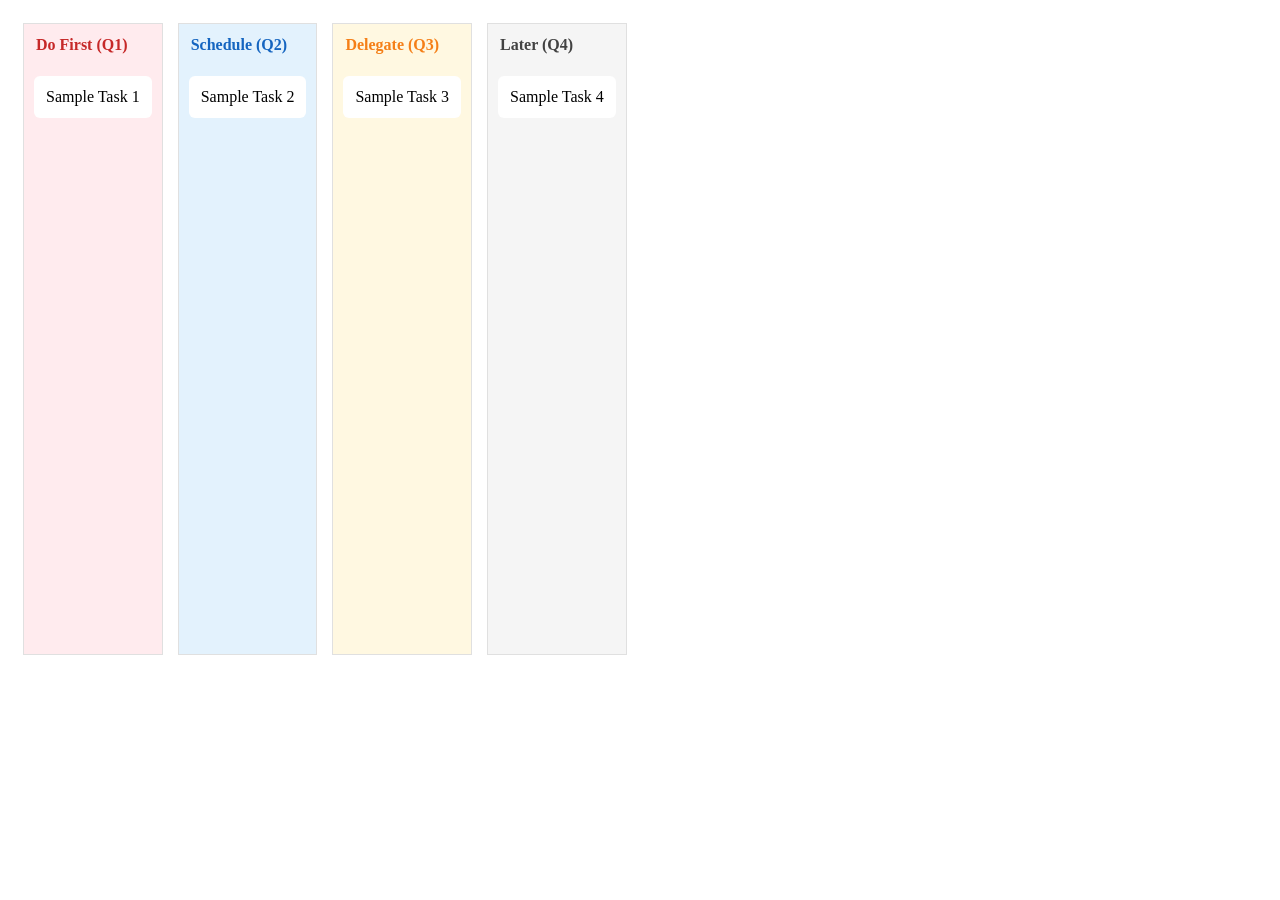
<file: mobileui.html>
<!DOCTYPE html>
<html lang="en">
<head>
    <meta charset="UTF-8">
    <meta name="viewport" content="width=device-width, initial-scale=1.0">
    <title>Quadra Mobile Carousel Sample</title>
    <style>
        /* Mobile-only carousel layout */
        @media (max-width: 768px) {
            .action-board {
                display: flex !important;
                flex-direction: row !important;
                overflow-x: auto !important;
                scroll-snap-type: x mandatory !important;
                -webkit-overflow-scrolling: touch;
                gap: 0 !important;
                padding: 0 !important;
            }

            .kanban-col {
                flex: 0 0 100vw !important; /* Forces each quadrant to take full screen width */
                min-width: 100vw !important;
                scroll-snap-align: start;
                box-sizing: border-box;
                border-radius: 0 !important;
                border-left: none !important;
                border-right: none !important;
            }
        }
    </style>
</head>
<body>

    <!-- Container representing your Action Board -->
    <div class="action-board" style="display: flex; gap: 15px; overflow-x: auto; flex-grow: 1; padding: 15px;">
        
        <!-- Do First -->
        <div id="q1" class="kanban-col do-first" style="display: flex; flex-direction: column; background: #ffebee; border: 1px solid #e0e0e0; height: 70vh;">
            <div class="col-header" style="padding: 12px; font-weight: 700; color: #c62828;">Do First (Q1)</div>
            <div class="task-list" style="flex-grow: 1; overflow-y: auto; padding: 10px;">
                <div style="background: #fff; padding: 12px; margin-bottom: 8px; border-radius: 6px;">Sample Task 1</div>
            </div>
        </div>
        
        <!-- Schedule -->
        <div id="q2" class="kanban-col schedule" style="display: flex; flex-direction: column; background: #e3f2fd; border: 1px solid #e0e0e0; height: 70vh;">
            <div class="col-header" style="padding: 12px; font-weight: 700; color: #1565c0;">Schedule (Q2)</div>
            <div class="task-list" style="flex-grow: 1; overflow-y: auto; padding: 10px;">
                <div style="background: #fff; padding: 12px; margin-bottom: 8px; border-radius: 6px;">Sample Task 2</div>
            </div>
        </div>
        
        <!-- Delegate -->
        <div id="q3" class="kanban-col delegate" style="display: flex; flex-direction: column; background: #fff8e1; border: 1px solid #e0e0e0; height: 70vh;">
            <div class="col-header" style="padding: 12px; font-weight: 700; color: #f57f17;">Delegate (Q3)</div>
            <div class="task-list" style="flex-grow: 1; overflow-y: auto; padding: 10px;">
                <div style="background: #fff; padding: 12px; margin-bottom: 8px; border-radius: 6px;">Sample Task 3</div>
            </div>
        </div>
        
        <!-- Later -->
        <div id="q4" class="kanban-col later" style="display: flex; flex-direction: column; background: #f5f5f5; border: 1px solid #e0e0e0; height: 70vh;">
            <div class="col-header" style="padding: 12px; font-weight: 700; color: #424242;">Later (Q4)</div>
            <div class="task-list" style="flex-grow: 1; overflow-y: auto; padding: 10px;">
                <div style="background: #fff; padding: 12px; margin-bottom: 8px; border-radius: 6px;">Sample Task 4</div>
            </div>
        </div>
        
    </div>

</body>
</html>
</file>
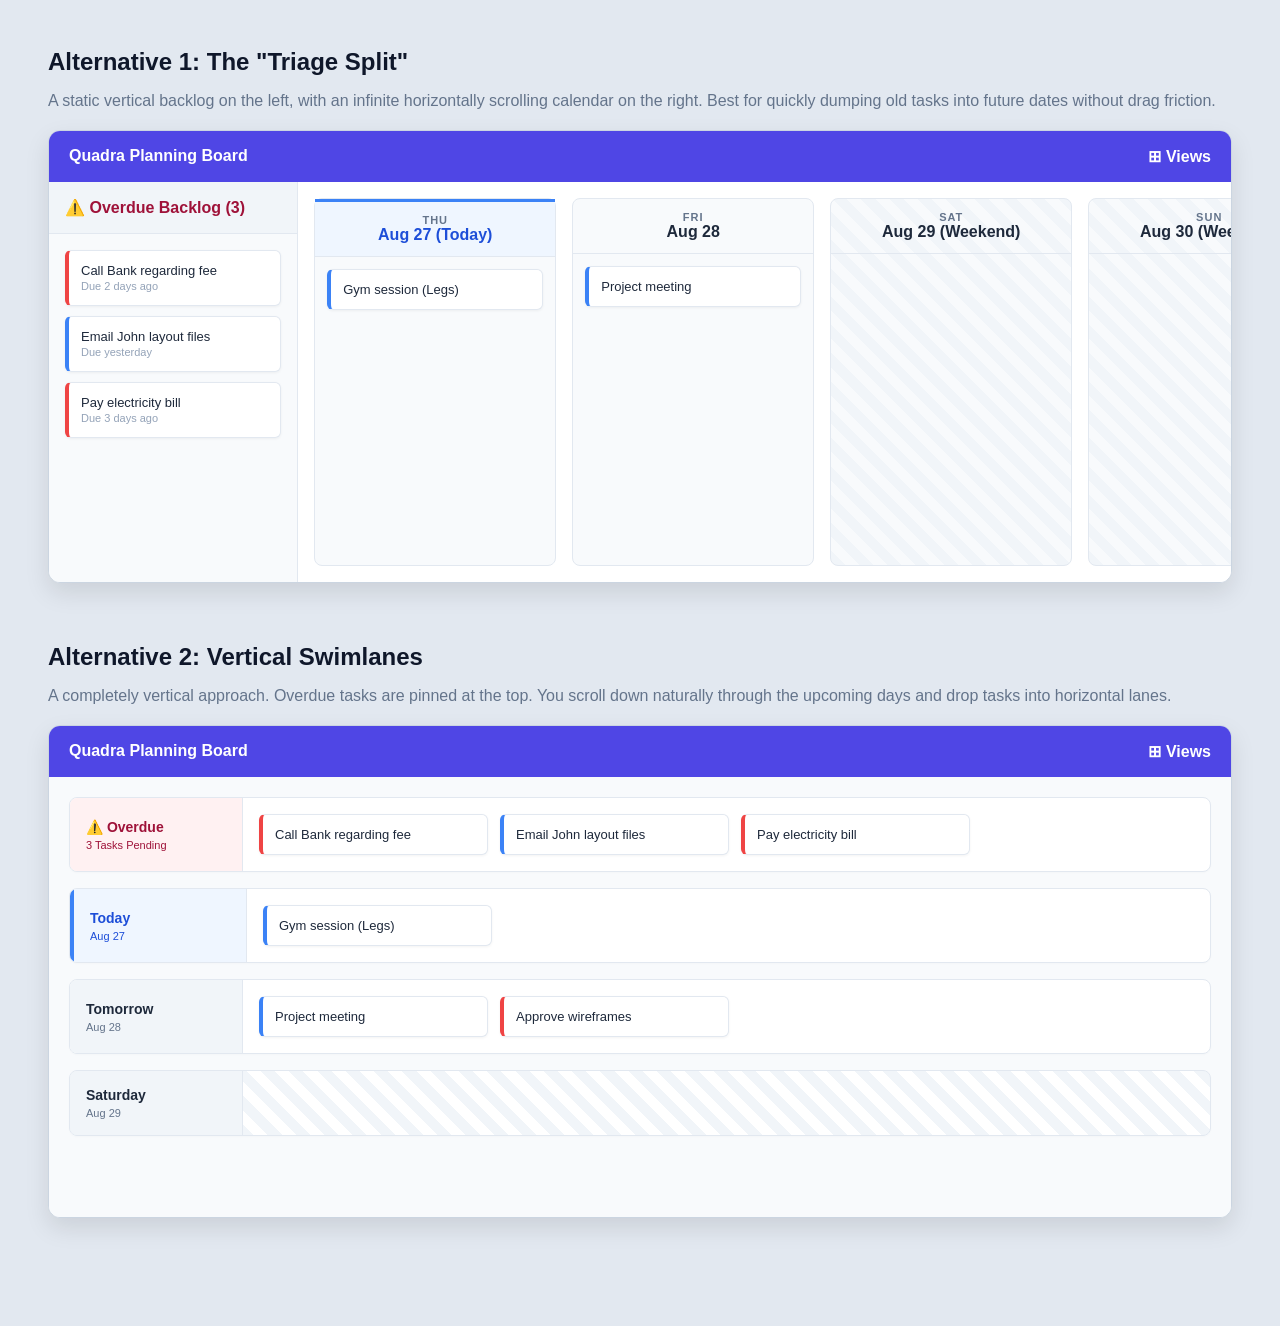
<file: wireframe.html>
<!DOCTYPE html>
<html lang="en">
<head>
    <meta charset="UTF-8">
    <meta name="viewport" content="width=device-width, initial-scale=1.0">
    <title>Due Tasks UI Concepts</title>
    <style>
        body { font-family: 'Segoe UI', Tahoma, Geneva, Verdana, sans-serif; background: #E2E8F0; padding: 40px; color: #1E293B; }
        h1 { margin-top: 0; font-size: 24px; color: #0F172A; }
        p { color: #64748B; margin-bottom: 20px; }
        
        /* Shared Styles */
        .concept-window { background: #FFFFFF; border-radius: 12px; box-shadow: 0 10px 25px rgba(0,0,0,0.1); margin-bottom: 60px; border: 1px solid #CBD5E1; overflow: hidden; }
        .app-header { background: #4F46E5; color: white; padding: 16px 20px; font-weight: 600; display: flex; justify-content: space-between; }
        .task { background: #FFFFFF; border: 1px solid #E2E8F0; padding: 12px; border-radius: 6px; box-shadow: 0 1px 3px rgba(0,0,0,0.05); margin-bottom: 10px; font-size: 13px; font-weight: 500; cursor: grab; }
        .task.q1 { border-left: 4px solid #EF4444; }
        .task.q2 { border-left: 4px solid #3B82F6; }
        
        /* Concept 1: Triage Split */
        .split-layout { display: flex; height: 400px; }
        .backlog-pane { width: 280px; background: #F8FAFC; border-right: 1px solid #E2E8F0; display: flex; flex-direction: column; }
        .pane-header { padding: 16px; font-weight: 700; border-bottom: 1px solid #E2E8F0; background: #F1F5F9; color: #9F1239; }
        .pane-content { padding: 16px; overflow-y: auto; flex-grow: 1; }
        
        .horizon-pane { display: flex; flex-grow: 1; overflow-x: auto; background: #FFFFFF; padding: 16px; gap: 16px; }
        .day-col { min-width: 240px; border-radius: 8px; border: 1px solid #E2E8F0; background: #F8FAFC; display: flex; flex-direction: column; }
        .day-header { padding: 12px; border-bottom: 1px solid #E2E8F0; font-weight: 600; text-align: center; }
        .day-header.today { background: #EFF6FF; color: #1D4ED8; border-top: 3px solid #3B82F6; }
        .day-header .sub { font-size: 11px; color: #64748B; text-transform: uppercase; letter-spacing: 1px; }
        .day-content { padding: 12px; flex-grow: 1; overflow-y: auto; }
        
        /* Concept 2: Vertical Swimlanes */
        .swimlane-layout { display: flex; flex-direction: column; padding: 20px; gap: 16px; background: #F8FAFC; height: 400px; overflow-y: auto; }
        .lane { display: flex; background: #FFFFFF; border: 1px solid #E2E8F0; border-radius: 8px; overflow: hidden; box-shadow: 0 1px 2px rgba(0,0,0,0.02); }
        .lane-header { width: 140px; padding: 16px; background: #F1F5F9; border-right: 1px solid #E2E8F0; display: flex; flex-direction: column; justify-content: center; }
        .lane-header.overdue { background: #FFF1F2; color: #9F1239; }
        .lane-header.today { background: #EFF6FF; color: #1D4ED8; border-left: 4px solid #3B82F6; }
        .lane-tasks { display: flex; gap: 12px; padding: 16px; flex-grow: 1; overflow-x: auto; }
        .lane-tasks .task { margin-bottom: 0; min-width: 200px; }
    </style>
</head>
<body>

    <h1>Alternative 1: The "Triage Split"</h1>
    <p>A static vertical backlog on the left, with an infinite horizontally scrolling calendar on the right. Best for quickly dumping old tasks into future dates without drag friction.</p>
    
    <div class="concept-window">
        <div class="app-header">
            <span>Quadra Planning Board</span>
            <span>⊞ Views</span>
        </div>
        <div class="split-layout">
            <div class="backlog-pane">
                <div class="pane-header">⚠️ Overdue Backlog (3)</div>
                <div class="pane-content">
                    <div class="task q1">Call Bank regarding fee<br><span style="color:#94A3B8; font-size:11px;">Due 2 days ago</span></div>
                    <div class="task q2">Email John layout files<br><span style="color:#94A3B8; font-size:11px;">Due yesterday</span></div>
                    <div class="task q1">Pay electricity bill<br><span style="color:#94A3B8; font-size:11px;">Due 3 days ago</span></div>
                </div>
            </div>
            <div class="horizon-pane">
                <div class="day-col">
                    <div class="day-header today"><div class="sub">Thu</div>Aug 27 (Today)</div>
                    <div class="day-content">
                        <div class="task q2">Gym session (Legs)</div>
                    </div>
                </div>
                <div class="day-col">
                    <div class="day-header"><div class="sub">Fri</div>Aug 28</div>
                    <div class="day-content">
                        <div class="task q2">Project meeting</div>
                    </div>
                </div>
                <div class="day-col" style="background: repeating-linear-gradient(45deg, #F1F5F9, #F1F5F9 10px, #F8FAFC 10px, #F8FAFC 20px);">
                    <div class="day-header"><div class="sub">Sat</div>Aug 29 (Weekend)</div>
                    <div class="day-content"></div>
                </div>
                <div class="day-col" style="background: repeating-linear-gradient(45deg, #F1F5F9, #F1F5F9 10px, #F8FAFC 10px, #F8FAFC 20px);">
                    <div class="day-header"><div class="sub">Sun</div>Aug 30 (Weekend)</div>
                    <div class="day-content"></div>
                </div>
            </div>
        </div>
    </div>

    <h1>Alternative 2: Vertical Swimlanes</h1>
    <p>A completely vertical approach. Overdue tasks are pinned at the top. You scroll down naturally through the upcoming days and drop tasks into horizontal lanes.</p>

    <div class="concept-window">
        <div class="app-header">
            <span>Quadra Planning Board</span>
            <span>⊞ Views</span>
        </div>
        <div class="swimlane-layout">
            <div class="lane">
                <div class="lane-header overdue">
                    <strong style="font-size: 14px;">⚠️ Overdue</strong>
                    <span style="font-size: 11px; margin-top: 4px;">3 Tasks Pending</span>
                </div>
                <div class="lane-tasks">
                    <div class="task q1">Call Bank regarding fee</div>
                    <div class="task q2">Email John layout files</div>
                    <div class="task q1">Pay electricity bill</div>
                </div>
            </div>
            
            <div class="lane">
                <div class="lane-header today">
                    <strong style="font-size: 14px;">Today</strong>
                    <span style="font-size: 11px; margin-top: 4px;">Aug 27</span>
                </div>
                <div class="lane-tasks">
                    <div class="task q2">Gym session (Legs)</div>
                </div>
            </div>

            <div class="lane">
                <div class="lane-header">
                    <strong style="font-size: 14px;">Tomorrow</strong>
                    <span style="font-size: 11px; margin-top: 4px; color: #64748B;">Aug 28</span>
                </div>
                <div class="lane-tasks">
                    <div class="task q2">Project meeting</div>
                    <div class="task q1">Approve wireframes</div>
                </div>
            </div>
            
            <div class="lane" style="background: repeating-linear-gradient(45deg, #F1F5F9, #F1F5F9 10px, #FFFFFF 10px, #FFFFFF 20px);">
                <div class="lane-header">
                    <strong style="font-size: 14px;">Saturday</strong>
                    <span style="font-size: 11px; margin-top: 4px; color: #64748B;">Aug 29</span>
                </div>
                <div class="lane-tasks">
                    <!-- Empty -->
                </div>
            </div>
        </div>
    </div>

</body>
</html>
</file>
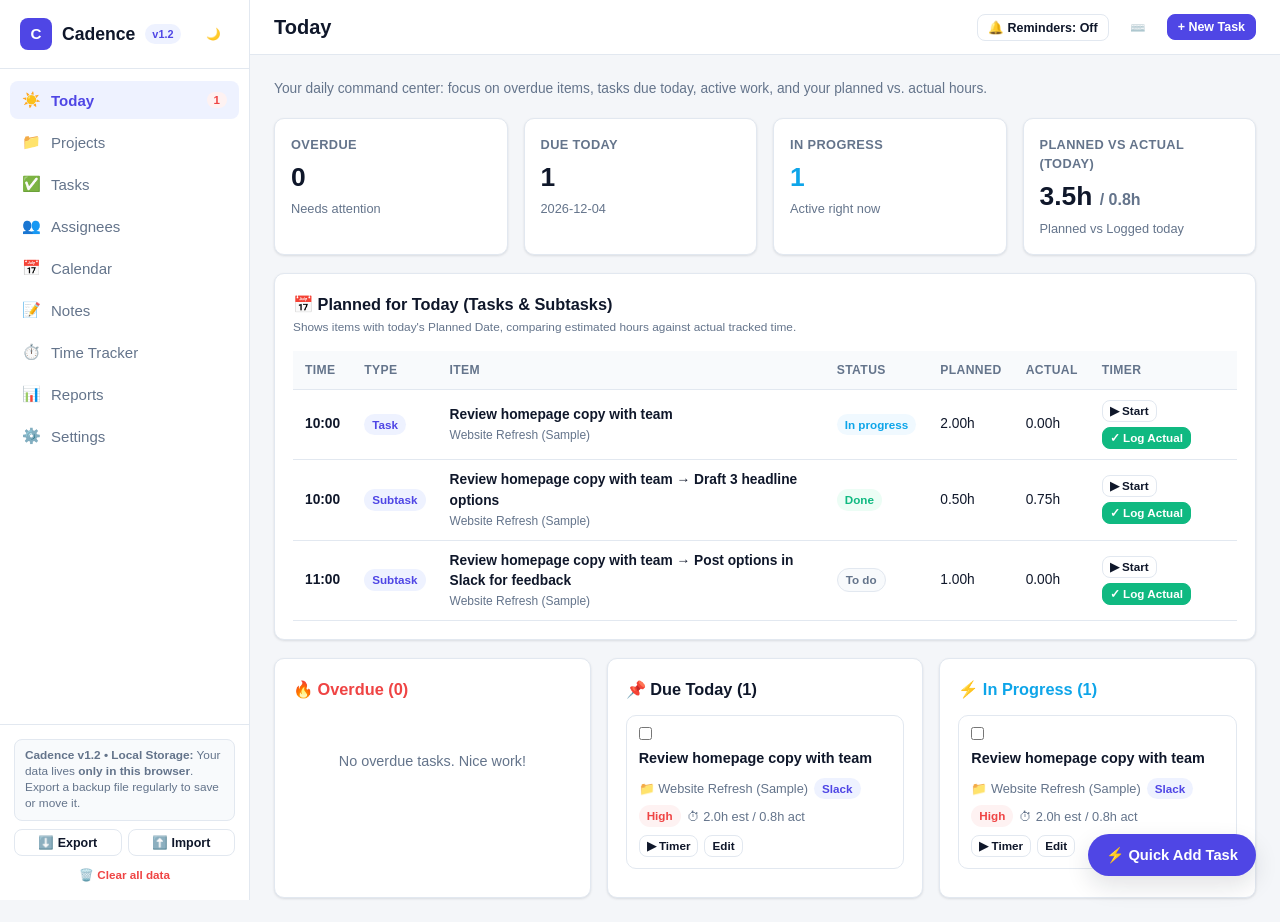
<file: work-manager.html>
<!DOCTYPE html>
<html lang="en">
<head>
<meta charset="UTF-8" />
<meta name="viewport" content="width=device-width, initial-scale=1.0" />
<title>Cadence — Personal Work Manager</title>
<style>
  :root {
    --bg: #f4f6f9;
    --surface: #ffffff;
    --surface-2: #f8fafc;
    --border: #e2e8f0;
    --text: #0f172a;
    --text-muted: #64748b;
    --primary: #4f46e5;
    --primary-hover: #4338ca;
    --primary-soft: #eef2ff;
    --success: #10b981;
    --success-soft: #ecfdf5;
    --warning: #f59e0b;
    --warning-soft: #fffbeb;
    --danger: #ef4444;
    --danger-soft: #fef2f2;
    --info: #0ea5e9;
    --info-soft: #f0f9ff;
    --shadow: 0 1px 3px rgba(15, 23, 42, 0.08), 0 1px 2px rgba(15, 23, 42, 0.04);
    --shadow-lg: 0 10px 25px rgba(15, 23, 42, 0.12);
    --radius: 10px;
    --sidebar-w: 250px;
  }

  [data-theme="dark"] {
    --bg: #0f172a;
    --surface: #1e293b;
    --surface-2: #0f172a;
    --border: #334155;
    --text: #f1f5f9;
    --text-muted: #94a3b8;
    --primary: #6366f1;
    --primary-hover: #818cf8;
    --primary-soft: rgba(99, 102, 241, 0.18);
    --success: #34d399;
    --success-soft: rgba(16, 185, 129, 0.15);
    --warning: #fbbf24;
    --warning-soft: rgba(245, 158, 11, 0.15);
    --danger: #f87171;
    --danger-soft: rgba(239, 68, 68, 0.15);
    --info: #38bdf8;
    --info-soft: rgba(14, 165, 233, 0.15);
    --shadow: 0 1px 3px rgba(0, 0, 0, 0.35);
    --shadow-lg: 0 10px 25px rgba(0, 0, 0, 0.45);
  }

  * { box-sizing: border-box; margin: 0; padding: 0; }
  body {
    font-family: -apple-system, BlinkMacSystemFont, "Segoe UI", Roboto, Inter, Helvetica, Arial, sans-serif;
    background: var(--bg);
    color: var(--text);
    line-height: 1.5;
    min-height: 100vh;
    display: flex;
  }

  /* Sidebar */
  .sidebar {
    width: var(--sidebar-w);
    background: var(--surface);
    border-right: 1px solid var(--border);
    display: flex;
    flex-direction: column;
    position: fixed;
    top: 0; left: 0; bottom: 0;
    z-index: 40;
    transition: transform 0.2s ease;
  }
  .sidebar-header {
    padding: 18px 20px;
    border-bottom: 1px solid var(--border);
    display: flex;
    align-items: center;
    justify-content: space-between;
  }
  .brand {
    display: flex;
    align-items: center;
    gap: 10px;
    font-weight: 700;
    font-size: 1.1rem;
    color: var(--text);
  }
  .brand-icon {
    width: 32px; height: 32px;
    border-radius: 8px;
    background: var(--primary);
    color: #fff;
    display: grid;
    place-items: center;
    font-weight: 800;
    font-size: 0.95rem;
  }
  .nav-list {
    padding: 12px 10px;
    flex: 1;
    overflow-y: auto;
  }
  .nav-item {
    width: 100%;
    display: flex;
    align-items: center;
    gap: 10px;
    padding: 10px 12px;
    border: none;
    background: transparent;
    color: var(--text-muted);
    font-size: 0.94rem;
    font-weight: 500;
    border-radius: 8px;
    cursor: pointer;
    text-align: left;
    margin-bottom: 4px;
    transition: background 0.15s, color 0.15s;
  }
  .nav-item:hover { background: var(--surface-2); color: var(--text); }
  .nav-item.active { background: var(--primary-soft); color: var(--primary); font-weight: 600; }
  .nav-badge {
    margin-left: auto;
    background: var(--danger-soft);
    color: var(--danger);
    font-size: 0.72rem;
    font-weight: 700;
    padding: 2px 7px;
    border-radius: 999px;
  }
  .sidebar-footer {
    padding: 14px;
    border-top: 1px solid var(--border);
    display: flex;
    flex-direction: column;
    gap: 8px;
  }
  .storage-notice {
    font-size: 0.74rem;
    color: var(--text-muted);
    background: var(--surface-2);
    border: 1px solid var(--border);
    padding: 8px 10px;
    border-radius: 8px;
    line-height: 1.35;
  }
  .sidebar-actions {
    display: grid;
    grid-template-columns: 1fr 1fr;
    gap: 6px;
  }

  /* Main wrapper */
  .main-wrap {
    margin-left: var(--sidebar-w);
    flex: 1;
    display: flex;
    flex-direction: column;
    min-width: 0;
  }

  /* Topbar */
  .topbar {
    position: sticky;
    top: 0;
    z-index: 30;
    background: var(--surface);
    border-bottom: 1px solid var(--border);
    padding: 12px 24px;
    display: flex;
    align-items: center;
    justify-content: space-between;
    gap: 12px;
    flex-wrap: wrap;
  }
  .topbar-left {
    display: flex;
    align-items: center;
    gap: 12px;
  }
  .menu-btn {
    display: none;
    background: var(--surface-2);
    border: 1px solid var(--border);
    color: var(--text);
    border-radius: 8px;
    padding: 6px 10px;
    font-size: 1.1rem;
    cursor: pointer;
  }
  .page-title { font-size: 1.25rem; font-weight: 700; }
  .topbar-right {
    display: flex;
    align-items: center;
    gap: 10px;
    flex-wrap: wrap;
  }

  /* Active Timer Banner */
  .active-timer-pill {
    display: none;
    align-items: center;
    gap: 10px;
    background: var(--danger-soft);
    border: 1px solid var(--danger);
    color: var(--danger);
    padding: 6px 12px;
    border-radius: 999px;
    font-size: 0.85rem;
    font-weight: 600;
  }
  .active-timer-pill.visible { display: inline-flex; }
  .pulse-dot {
    width: 8px; height: 8px;
    border-radius: 50%;
    background: var(--danger);
    animation: pulse 1.2s infinite;
  }
  @keyframes pulse {
    0%, 100% { opacity: 1; transform: scale(1); }
    50% { opacity: 0.4; transform: scale(0.8); }
  }

  /* Content */
  .content {
    padding: 24px;
    max-width: 1360px;
    width: 100%;
    margin: 0 auto;
  }
  .helper-banner {
    font-size: 0.86rem;
    color: var(--text-muted);
    margin-bottom: 18px;
  }

  /* Cards & Grids */
  .card {
    background: var(--surface);
    border: 1px solid var(--border);
    border-radius: var(--radius);
    padding: 18px;
    box-shadow: var(--shadow);
  }
  .card-header {
    display: flex;
    align-items: center;
    justify-content: space-between;
    gap: 10px;
    margin-bottom: 14px;
    flex-wrap: wrap;
  }
  .card-title { font-size: 1.02rem; font-weight: 700; }
  .grid-2 { display: grid; grid-template-columns: repeat(2, minmax(0, 1fr)); gap: 16px; }
  .grid-3 { display: grid; grid-template-columns: repeat(3, minmax(0, 1fr)); gap: 16px; }
  .grid-4 { display: grid; grid-template-columns: repeat(4, minmax(0, 1fr)); gap: 16px; }
  .kpi-card {
    background: var(--surface);
    border: 1px solid var(--border);
    border-radius: var(--radius);
    padding: 16px;
    box-shadow: var(--shadow);
  }
  .kpi-label { font-size: 0.8rem; color: var(--text-muted); font-weight: 600; text-transform: uppercase; letter-spacing: 0.03em; }
  .kpi-value { font-size: 1.65rem; font-weight: 800; margin-top: 4px; }
  .kpi-sub { font-size: 0.8rem; color: var(--text-muted); margin-top: 2px; }

  /* Buttons */
  .btn {
    display: inline-flex;
    align-items: center;
    justify-content: center;
    gap: 6px;
    padding: 8px 14px;
    border-radius: 8px;
    border: 1px solid var(--border);
    background: var(--surface);
    color: var(--text);
    font-size: 0.86rem;
    font-weight: 600;
    cursor: pointer;
    transition: all 0.15s;
    text-decoration: none;
  }
  .btn:hover { background: var(--surface-2); }
  .btn-primary { background: var(--primary); color: #fff; border-color: var(--primary); }
  .btn-primary:hover { background: var(--primary-hover); }
  .btn-danger { background: var(--danger); color: #fff; border-color: var(--danger); }
  .btn-danger:hover { opacity: 0.9; }
  .btn-success { background: var(--success); color: #fff; border-color: var(--success); }
  .btn-sm { padding: 5px 10px; font-size: 0.78rem; }
  .btn-xs { padding: 3px 7px; font-size: 0.73rem; }
  .btn-ghost { background: transparent; border-color: transparent; color: var(--text-muted); }
  .btn-ghost:hover { background: var(--surface-2); color: var(--text); }

  /* Inputs */
  .form-group { margin-bottom: 14px; }
  .form-row { display: grid; grid-template-columns: repeat(2, minmax(0, 1fr)); gap: 12px; }
  .form-row-3 { display: grid; grid-template-columns: repeat(3, minmax(0, 1fr)); gap: 12px; }
  label {
    display: block;
    font-size: 0.82rem;
    font-weight: 600;
    margin-bottom: 5px;
    color: var(--text);
  }
  .field-hint {
    font-size: 0.74rem;
    color: var(--text-muted);
    margin-top: 3px;
  }
  input[type="text"], input[type="number"], input[type="date"], input[type="time"], input[type="url"], select, textarea {
    width: 100%;
    padding: 8px 11px;
    border: 1px solid var(--border);
    border-radius: 8px;
    background: var(--surface-2);
    color: var(--text);
    font-size: 0.88rem;
    font-family: inherit;
  }
  input:focus, select:focus, textarea:focus {
    outline: 2px solid var(--primary);
    outline-offset: -1px;
  }
  textarea { resize: vertical; min-height: 75px; }

  /* Badges & Pills */
  .badge {
    display: inline-flex;
    align-items: center;
    gap: 4px;
    padding: 2px 8px;
    border-radius: 999px;
    font-size: 0.73rem;
    font-weight: 600;
    white-space: nowrap;
  }
  .b-todo { background: var(--surface-2); color: var(--text-muted); border: 1px solid var(--border); }
  .b-progress { background: var(--info-soft); color: var(--info); }
  .b-blocked { background: var(--danger-soft); color: var(--danger); }
  .b-done { background: var(--success-soft); color: var(--success); }
  .b-high { background: var(--danger-soft); color: var(--danger); }
  .b-medium { background: var(--warning-soft); color: var(--warning); }
  .b-low { background: var(--success-soft); color: var(--success); }
  .b-cat { background: var(--primary-soft); color: var(--primary); }
  .b-billable { background: var(--success-soft); color: var(--success); }
  .b-nonbillable { background: var(--surface-2); color: var(--text-muted); border: 1px solid var(--border); }
  .b-warn { background: var(--warning-soft); color: var(--warning); border: 1px solid var(--warning); }

  /* Filter bar */
  .filter-bar {
    display: flex;
    flex-wrap: wrap;
    gap: 8px;
    margin-bottom: 16px;
    align-items: center;
  }
  .filter-bar input, .filter-bar select {
    width: auto;
    min-width: 135px;
    flex: 1 1 135px;
    max-width: 220px;
  }

  /* Task items */
  .task-item {
    background: var(--surface);
    border: 1px solid var(--border);
    border-radius: 10px;
    padding: 14px 16px;
    margin-bottom: 10px;
    transition: border-color 0.15s;
  }
  .task-item:hover { border-color: var(--primary); }
  .task-top {
    display: flex;
    align-items: flex-start;
    justify-content: space-between;
    gap: 12px;
    flex-wrap: wrap;
  }
  .task-title-row {
    display: flex;
    align-items: center;
    gap: 8px;
    flex-wrap: wrap;
  }
  .task-title { font-weight: 700; font-size: 0.96rem; }
  .task-title.done { text-decoration: line-through; color: var(--text-muted); }
  .task-meta {
    display: flex;
    flex-wrap: wrap;
    gap: 6px;
    margin-top: 8px;
    align-items: center;
    font-size: 0.8rem;
    color: var(--text-muted);
  }
  .task-actions {
    display: flex;
    align-items: center;
    gap: 6px;
    flex-wrap: wrap;
  }

  /* Progress bar */
  .progress-wrap {
    margin-top: 10px;
    display: flex;
    align-items: center;
    gap: 10px;
  }
  .progress-track {
    flex: 1;
    height: 7px;
    background: var(--border);
    border-radius: 999px;
    overflow: hidden;
    max-width: 240px;
  }
  .progress-fill {
    height: 100%;
    background: var(--success);
    border-radius: 999px;
    transition: width 0.2s;
  }
  .progress-text { font-size: 0.76rem; color: var(--text-muted); font-weight: 600; }

  /* Subtasks list inside task */
  .subtasks-box {
    margin-top: 12px;
    padding-top: 10px;
    border-top: 1px dashed var(--border);
  }
  .subtask-row {
    display: flex;
    align-items: center;
    justify-content: space-between;
    gap: 8px;
    padding: 6px 8px;
    border-radius: 7px;
    background: var(--surface-2);
    margin-bottom: 6px;
    flex-wrap: wrap;
    font-size: 0.84rem;
  }
  .subtask-left {
    display: flex;
    align-items: center;
    gap: 8px;
    flex-wrap: wrap;
  }

  /* Kanban Board */
  .kanban-grid {
    display: grid;
    grid-template-columns: repeat(4, minmax(230px, 1fr));
    gap: 14px;
    overflow-x: auto;
    padding-bottom: 8px;
  }
  .kanban-col {
    background: var(--surface-2);
    border: 1px solid var(--border);
    border-radius: 10px;
    padding: 12px;
    min-height: 360px;
    display: flex;
    flex-direction: column;
  }
  .kanban-col.drag-over {
    border: 2px dashed var(--primary);
    background: var(--primary-soft);
  }
  .kanban-col-header {
    display: flex;
    align-items: center;
    justify-content: space-between;
    margin-bottom: 12px;
    font-weight: 700;
    font-size: 0.9rem;
  }
  .kanban-card {
    background: var(--surface);
    border: 1px solid var(--border);
    border-radius: 8px;
    padding: 11px;
    margin-bottom: 9px;
    cursor: grab;
    box-shadow: var(--shadow);
  }
  .kanban-card:active { cursor: grabbing; }

  /* Stages list in project modal */
  .stage-chip-row {
    display: flex;
    align-items: center;
    gap: 6px;
    margin-bottom: 6px;
  }

  /* Rich text toolbar for Notes */
  .rte-toolbar {
    display: flex;
    gap: 6px;
    padding: 6px 8px;
    background: var(--surface-2);
    border: 1px solid var(--border);
    border-bottom: none;
    border-radius: 8px 8px 0 0;
  }
  .rte-editor {
    min-height: 150px;
    padding: 12px;
    border: 1px solid var(--border);
    border-radius: 0 0 8px 8px;
    background: var(--surface);
    color: var(--text);
    font-size: 0.92rem;
    outline: none;
    overflow-y: auto;
  }
  .rte-editor.desc-editor {
    min-height: 190px;
  }
  .rte-editor ol { padding-left: 22px; margin: 6px 0; }
  .rte-rendered { display: inline; }
  .rte-rendered ul, .rte-rendered ol { padding-left: 20px; margin: 4px 0; }
  .rte-rendered p { margin: 4px 0; }
  .rte-rendered h3 { margin: 6px 0 3px; font-size: 1rem; }
  .rte-editor:focus { border-color: var(--primary); }
  .rte-editor ul { padding-left: 22px; margin: 6px 0; }
  .rte-editor h3 { margin: 8px 0 4px; font-size: 1.05rem; }

  /* Tables */
  .table-wrap { overflow-x: auto; }
  table {
    width: 100%;
    border-collapse: collapse;
    font-size: 0.86rem;
  }
  th, td {
    text-align: left;
    padding: 10px 12px;
    border-bottom: 1px solid var(--border);
  }
  th {
    font-size: 0.76rem;
    text-transform: uppercase;
    color: var(--text-muted);
    letter-spacing: 0.03em;
    background: var(--surface-2);
  }

  /* Charts */
  .bar-row {
    margin-bottom: 10px;
  }
  .bar-row-top {
    display: flex;
    justify-content: space-between;
    font-size: 0.84rem;
    margin-bottom: 4px;
  }
  .bar-track {
    height: 10px;
    background: var(--surface-2);
    border: 1px solid var(--border);
    border-radius: 999px;
    overflow: hidden;
  }
  .bar-fill {
    height: 100%;
    border-radius: 999px;
    background: var(--primary);
  }
  .day-chart {
    display: flex;
    align-items: flex-end;
    gap: 8px;
    height: 170px;
    padding-top: 20px;
    overflow-x: auto;
  }
  .day-col {
    flex: 1 0 38px;
    display: flex;
    flex-direction: column;
    align-items: center;
    height: 100%;
    justify-content: flex-end;
  }
  .day-bar {
    width: 24px;
    background: var(--primary);
    border-radius: 6px 6px 0 0;
    min-height: 2px;
    transition: height 0.2s;
  }
  .day-val { font-size: 0.7rem; color: var(--text-muted); margin-bottom: 4px; }
  .day-lbl { font-size: 0.7rem; color: var(--text-muted); margin-top: 6px; white-space: nowrap; }

  /* Modal */
  .modal-backdrop {
    position: fixed;
    inset: 0;
    background: rgba(15, 23, 42, 0.55);
    display: none;
    align-items: center;
    justify-content: center;
    z-index: 100;
    padding: 16px;
  }
  .modal-backdrop.open { display: flex; }
  .modal {
    background: var(--surface);
    border: 1px solid var(--border);
    border-radius: 14px;
    width: 100%;
    max-width: 680px;
    max-height: 90vh;
    overflow-y: auto;
    box-shadow: var(--shadow-lg);
    padding: 22px;
  }
  .modal-header {
    display: flex;
    align-items: center;
    justify-content: space-between;
    margin-bottom: 16px;
    padding-bottom: 10px;
    border-bottom: 1px solid var(--border);
  }
  .modal-footer {
    display: flex;
    justify-content: flex-end;
    gap: 8px;
    margin-top: 18px;
    padding-top: 12px;
    border-top: 1px solid var(--border);
  }

  /* Toast */
  .toast {
    position: fixed;
    bottom: 20px;
    right: 20px;
    background: var(--text);
    color: var(--surface);
    padding: 10px 16px;
    border-radius: 10px;
    font-size: 0.86rem;
    font-weight: 600;
    box-shadow: var(--shadow-lg);
    z-index: 200;
    opacity: 0;
    transform: translateY(10px);
    transition: all 0.2s;
    pointer-events: none;
  }
  .toast.show { opacity: 1; transform: translateY(0); }

  .empty-state {
    text-align: center;
    padding: 36px 20px;
    color: var(--text-muted);
    font-size: 0.9rem;
  }
  .tab-switch {
    display: inline-flex;
    background: var(--surface-2);
    border: 1px solid var(--border);
    border-radius: 8px;
    padding: 3px;
    gap: 3px;
  }
  .tab-btn {
    border: none;
    background: transparent;
    color: var(--text-muted);
    padding: 6px 12px;
    border-radius: 6px;
    font-size: 0.82rem;
    font-weight: 600;
    cursor: pointer;
  }
  .tab-btn.active { background: var(--surface); color: var(--text); box-shadow: var(--shadow); }

  .sidebar-overlay {
    display: none;
    position: fixed;
    inset: 0;
    background: rgba(0,0,0,0.45);
    z-index: 35;
  }

  /* Responsive */
  @media (max-width: 900px) {
    .sidebar { transform: translateX(-100%); }
    .sidebar.open { transform: translateX(0); }
    .sidebar-overlay.open { display: block; }
    .main-wrap { margin-left: 0; }
    .menu-btn { display: inline-flex; }
    .grid-4 { grid-template-columns: repeat(2, minmax(0, 1fr)); }
    .grid-3, .grid-2 { grid-template-columns: 1fr; }
    .form-row, .form-row-3 { grid-template-columns: 1fr; }
  }

  
  /* Calendar Styles */
  .cal-layout {
    display: grid;
    grid-template-columns: 250px 1fr;
    gap: 16px;
    align-items: start;
  }
  .cal-tray {
    background: var(--surface);
    border: 1px solid var(--border);
    border-radius: var(--radius);
    padding: 14px;
    box-shadow: var(--shadow);
    max-height: 76vh;
    overflow-y: auto;
  }
  .cal-tray-item {
    background: var(--surface-2);
    border: 1px solid var(--border);
    border-radius: 7px;
    padding: 7px 9px;
    margin-bottom: 7px;
    font-size: 0.8rem;
    cursor: grab;
  }
  .cal-tray-item:active { cursor: grabbing; }
  .cal-tray-item:hover { border-color: var(--primary); }

  .cal-month-grid {
    display: grid;
    grid-template-columns: repeat(7, minmax(0, 1fr));
    border-top: 1px solid var(--border);
    border-left: 1px solid var(--border);
    background: var(--surface);
    border-radius: var(--radius);
    overflow: hidden;
  }
  .cal-day-header {
    padding: 8px 6px;
    text-align: center;
    font-size: 0.76rem;
    font-weight: 700;
    color: var(--text-muted);
    background: var(--surface-2);
    border-right: 1px solid var(--border);
    border-bottom: 1px solid var(--border);
    text-transform: uppercase;
  }
  .cal-cell {
    min-height: 112px;
    padding: 6px;
    border-right: 1px solid var(--border);
    border-bottom: 1px solid var(--border);
    background: var(--surface);
    display: flex;
    flex-direction: column;
    gap: 4px;
    transition: background 0.12s;
  }
  .cal-cell.other-month { background: var(--surface-2); opacity: 0.6; }
  .cal-cell.is-today { background: var(--primary-soft); }
  .cal-cell.drag-over { outline: 2px dashed var(--primary); outline-offset: -2px; background: var(--primary-soft); }
  .cal-date-num {
    font-size: 0.78rem;
    font-weight: 700;
    color: var(--text-muted);
    display: flex;
    justify-content: space-between;
    align-items: center;
    margin-bottom: 2px;
  }
  .cal-cell.is-today .cal-date-num { color: var(--primary); }

  .cal-pill {
    font-size: 0.72rem;
    padding: 3px 6px;
    border-radius: 5px;
    font-weight: 600;
    cursor: pointer;
    overflow: hidden;
    text-overflow: ellipsis;
    white-space: nowrap;
    border: 1px solid transparent;
  }
  .cal-pill[draggable="true"] { cursor: grab; }
  .cal-pill.pill-planned { background: var(--primary-soft); color: var(--primary); border-color: rgba(79,70,229,0.25); }
  .cal-pill.pill-subtask { background: var(--info-soft); color: var(--info); border-color: rgba(14,165,233,0.25); }
  .cal-pill.pill-due { background: var(--warning-soft); color: var(--warning); border-color: rgba(245,158,11,0.3); }
  .cal-pill.pill-time { background: var(--success-soft); color: var(--success); }
  .cal-pill.pill-ics { background: var(--surface-2); color: var(--text); border-color: var(--border); }

  /* Week & Day Time Grid */
  .cal-time-grid-wrap {
    overflow-x: auto;
    background: var(--surface);
    border: 1px solid var(--border);
    border-radius: var(--radius);
  }
  .cal-time-grid {
    display: grid;
    min-width: 720px;
  }
  .cal-time-grid.week-cols { grid-template-columns: 64px repeat(7, minmax(95px, 1fr)); }
  .cal-time-grid.day-cols { grid-template-columns: 64px 1fr; min-width: 320px; }
  .cal-hour-label {
    padding: 6px;
    font-size: 0.72rem;
    color: var(--text-muted);
    text-align: right;
    border-right: 1px solid var(--border);
    border-bottom: 1px solid var(--border);
    background: var(--surface-2);
  }
  .cal-hour-slot {
    min-height: 48px;
    padding: 3px;
    border-right: 1px solid var(--border);
    border-bottom: 1px solid var(--border);
    display: flex;
    flex-direction: column;
    gap: 3px;
  }
  .cal-hour-slot.drag-over { background: var(--primary-soft); outline: 2px dashed var(--primary); outline-offset: -2px; }
  .cal-allday-slot {
    min-height: 44px;
    padding: 4px;
    border-right: 1px solid var(--border);
    border-bottom: 2px solid var(--border);
    background: var(--surface-2);
    display: flex;
    flex-direction: column;
    gap: 3px;
  }
  .cal-allday-slot.drag-over { background: var(--primary-soft); outline: 2px dashed var(--primary); outline-offset: -2px; }

  @media (max-width: 900px) {
    .cal-layout { grid-template-columns: 1fr; }
    .cal-tray { max-height: 240px; }
  }

  
  /* Phase 3 Polish: Quick-Add & Shortcuts */
  .quick-add-bar {
    display: flex;
    gap: 8px;
    flex-wrap: wrap;
    background: var(--surface);
    border: 1px solid var(--border);
    border-radius: var(--radius);
    padding: 10px 12px;
    margin-bottom: 18px;
    box-shadow: var(--shadow);
    align-items: center;
  }
  .quick-add-bar input[type="text"] {
    flex: 2 1 220px;
    margin: 0;
  }
  .quick-add-bar select {
    flex: 1 1 150px;
    max-width: 220px;
    margin: 0;
  }
  kbd {
    display: inline-block;
    padding: 2px 7px;
    font-size: 0.78rem;
    font-weight: 700;
    font-family: ui-monospace, SFMono-Regular, Menlo, monospace;
    background: var(--surface-2);
    border: 1px solid var(--border);
    border-radius: 5px;
    color: var(--text);
    box-shadow: 0 1px 0 var(--border);
  }
  .shortcut-row {
    display: flex;
    justify-content: space-between;
    align-items: center;
    padding: 7px 0;
    border-bottom: 1px solid var(--border);
    font-size: 0.88rem;
  }
  .shortcut-row:last-child { border-bottom: none; }

  
  /* Phase 4: Integration Action Chips & Learning Bar */
  .integration-bar {
    display: flex;
    flex-wrap: wrap;
    gap: 6px;
    margin-top: 8px;
    align-items: center;
  }
  .btn-int {
    padding: 3px 9px;
    font-size: 0.74rem;
    font-weight: 600;
    border-radius: 6px;
    border: 1px solid var(--border);
    background: var(--surface-2);
    color: var(--text);
    cursor: pointer;
    display: inline-flex;
    align-items: center;
    gap: 4px;
    text-decoration: none;
    transition: all 0.15s;
  }
  .btn-int:hover {
    border-color: var(--primary);
    color: var(--primary);
    background: var(--primary-soft);
  }
  .learning-pill {
    display: inline-flex;
    align-items: center;
    gap: 6px;
    font-size: 0.74rem;
    font-weight: 600;
    color: var(--info);
    background: var(--info-soft);
    padding: 2px 8px;
    border-radius: 999px;
  }
  .learning-mini-track {
    width: 48px;
    height: 5px;
    background: var(--border);
    border-radius: 999px;
    overflow: hidden;
    display: inline-block;
  }
  .learning-mini-fill {
    height: 100%;
    background: var(--info);
  }

  
  /* Day View Proportional Timeline & Resize Handle */
  .cal-day-timeline {
    display: grid;
    grid-template-columns: 64px 1fr;
    position: relative;
  }
  .cal-day-hours-col {
    display: flex;
    flex-direction: column;
  }
  .cal-day-hour-cell {
    padding: 4px 6px;
    font-size: 0.72rem;
    color: var(--text-muted);
    text-align: right;
    border-right: 1px solid var(--border);
    border-bottom: 1px solid var(--border);
    background: var(--surface-2);
    box-sizing: border-box;
  }
  .cal-day-events-col {
    position: relative;
    background: var(--surface);
  }
  .cal-day-bg-slot {
    border-bottom: 1px solid var(--border);
    box-sizing: border-box;
    position: relative;
  }
  .cal-day-bg-slot.has-15m {
    background-image: linear-gradient(
      to bottom,
      transparent 24%, var(--border) 25%, transparent 26%,
      transparent 49%, var(--border) 50%, transparent 51%,
      transparent 74%, var(--border) 75%, transparent 76%
    );
    background-size: 100% 100%;
  }
  .cal-day-bg-slot.drag-over {
    background: var(--primary-soft);
    outline: 2px dashed var(--primary);
    outline-offset: -2px;
  }
  .cal-day-block {
    position: absolute;
    border-radius: 7px;
    padding: 4px 8px 10px 8px;
    font-size: 0.78rem;
    box-shadow: var(--shadow);
    overflow: hidden;
    display: flex;
    flex-direction: column;
    justify-content: flex-start;
    border: 1px solid transparent;
    user-select: none;
    z-index: 5;
    transition: box-shadow 0.12s;
  }
  .cal-day-block:hover {
    z-index: 10;
    box-shadow: var(--shadow-lg);
  }
  .cal-day-block.blk-planned {
    background: var(--primary-soft);
    color: var(--primary);
    border-color: rgba(79,70,229,0.35);
  }
  .cal-day-block.blk-subtask {
    background: var(--info-soft);
    color: var(--info);
    border-color: rgba(14,165,233,0.35);
  }
  .cal-day-block.blk-logged {
    background: var(--success-soft);
    color: var(--success);
    border-color: rgba(16,185,129,0.5);
  }
  .cal-day-block.blk-ics {
    background: var(--surface-2);
    color: var(--text);
    border-color: var(--border);
  }
  .cal-day-block-header {
    display: flex;
    align-items: center;
    gap: 6px;
    line-height: 1.25;
    min-width: 0;
  }
  .cal-day-block-title {
    font-weight: 700;
    overflow: hidden;
    text-overflow: ellipsis;
    white-space: nowrap;
    cursor: pointer;
    flex: 1;
  }
  .cal-day-block-meta {
    font-size: 0.7rem;
    opacity: 0.88;
    white-space: nowrap;
    overflow: hidden;
    text-overflow: ellipsis;
    margin-top: 1px;
  }
  .cal-resize-handle {
    position: absolute;
    left: 0; right: 0; bottom: 0;
    height: 9px;
    cursor: ns-resize;
    display: flex;
    align-items: center;
    justify-content: center;
  }
  .cal-resize-handle::after {
    content: '';
    width: 28px;
    height: 3px;
    border-radius: 2px;
    background: currentColor;
    opacity: 0.4;
  }
  .cal-resize-handle:hover::after {
    opacity: 0.85;
  }

  
  .sync-meta {
    font-size: 0.7rem;
    color: var(--text-muted);
    display: inline-flex;
    align-items: center;
    gap: 4px;
  }
  .sync-err {
    font-size: 0.72rem;
    color: var(--danger);
    background: var(--danger-soft);
    padding: 2px 7px;
    border-radius: 6px;
    font-weight: 600;
  }

  
  /* Colleague / Delegated Progress Strip */
  .b-assignee {
    background: var(--info-soft);
    color: var(--info);
    border: 1px solid rgba(14, 165, 233, 0.25);
  }
  .colleague-strip {
    display: grid;
    grid-template-columns: repeat(auto-fill, minmax(210px, 1fr));
    gap: 10px;
    margin-bottom: 16px;
  }
  .colleague-card {
    background: var(--surface);
    border: 1px solid var(--border);
    border-radius: 10px;
    padding: 11px 13px;
    cursor: pointer;
    transition: border-color 0.15s, box-shadow 0.15s;
    box-shadow: var(--shadow);
  }
  .colleague-card:hover, .colleague-card.active {
    border-color: var(--primary);
    box-shadow: 0 0 0 2px var(--primary-soft);
  }
  .colleague-card-top {
    display: flex;
    justify-content: space-between;
    align-items: center;
    font-weight: 700;
    font-size: 0.88rem;
    margin-bottom: 6px;
  }
  .colleague-stats {
    display: flex;
    gap: 8px;
    flex-wrap: wrap;
    font-size: 0.74rem;
    color: var(--text-muted);
    margin-top: 6px;
  }

  
  .jira-meta-pill {
    display: inline-flex;
    align-items: center;
    gap: 5px;
    font-size: 0.72rem;
    font-weight: 600;
    color: var(--primary);
    background: var(--primary-soft);
    padding: 2px 8px;
    border-radius: 999px;
  }

  
  
  
  /* Tasks View UX Overhaul: Implementation Command Center */
  .tasks-cmd-bar {
    display: flex;
    align-items: center;
    justify-content: space-between;
    flex-wrap: wrap;
    gap: 8px;
    background: var(--surface);
    border: 1px solid var(--border);
    border-radius: var(--radius);
    padding: 8px 12px;
    margin-bottom: 10px;
    box-shadow: var(--shadow);
  }
  .tasks-cmd-left, .tasks-cmd-right {
    display: flex;
    align-items: center;
    flex-wrap: wrap;
    gap: 8px;
  }
  .tasks-cmd-search {
    min-width: 210px;
    max-width: 280px;
    padding: 6px 10px !important;
    font-size: 0.84rem !important;
  }
  .tasks-cmd-select {
    width: auto !important;
    min-width: 140px;
    max-width: 210px;
    padding: 6px 9px !important;
    font-size: 0.82rem !important;
  }
  .active-filter-pills {
    display: flex;
    align-items: center;
    flex-wrap: wrap;
    gap: 6px;
    margin-bottom: 10px;
  }
  .af-pill {
    display: inline-flex;
    align-items: center;
    gap: 5px;
    padding: 3px 9px;
    border-radius: 999px;
    background: var(--primary-soft);
    color: var(--primary);
    border: 1px solid rgba(79, 70, 229, 0.25);
    font-size: 0.75rem;
    font-weight: 600;
  }
  .af-pill button {
    border: none;
    background: transparent;
    color: inherit;
    font-weight: 800;
    cursor: pointer;
    padding: 0 2px;
    line-height: 1;
  }
  .tasks-drawer {
    background: var(--surface);
    border: 1px solid var(--border);
    border-radius: var(--radius);
    padding: 12px 14px;
    margin-bottom: 12px;
    box-shadow: var(--shadow);
  }
  .tasks-drawer-grid {
    display: grid;
    grid-template-columns: repeat(auto-fill, minmax(155px, 1fr));
    gap: 8px;
  }
  .tasks-drawer-grid label {
    font-size: 0.72rem;
    color: var(--text-muted);
    margin-bottom: 3px;
    text-transform: uppercase;
    letter-spacing: 0.03em;
  }
  .tasks-drawer-grid select {
    padding: 6px 8px;
    font-size: 0.82rem;
  }

  /* Compact Implementation Pulse Strip (4 high-signal KPIs) */
  .impl-pulse-grid {
    display: grid;
    grid-template-columns: repeat(4, minmax(0, 1fr));
    gap: 10px;
    margin-bottom: 10px;
  }
  .pulse-tile {
    background: var(--surface);
    border: 1px solid var(--border);
    border-radius: 9px;
    padding: 9px 12px;
    display: flex;
    align-items: center;
    justify-content: space-between;
    gap: 8px;
    cursor: pointer;
    box-shadow: var(--shadow);
    transition: border-color 0.15s, background 0.15s;
  }
  .pulse-tile:hover {
    border-color: var(--primary);
  }
  .pulse-tile.active {
    border-color: var(--primary);
    background: var(--primary-soft);
  }
  .pulse-tile-label {
    font-size: 0.74rem;
    font-weight: 700;
    color: var(--text-muted);
    text-transform: uppercase;
    letter-spacing: 0.03em;
  }
  .pulse-tile-sub {
    font-size: 0.72rem;
    color: var(--text-muted);
  }
  .pulse-tile-num {
    font-size: 1.25rem;
    font-weight: 800;
    line-height: 1.1;
  }

  /* Compact Horizontal Assignee Ribbon (replaces tall grid) */
  .assignee-ribbon-wrap {
    background: var(--surface);
    border: 1px solid var(--border);
    border-radius: 9px;
    padding: 7px 10px;
    margin-bottom: 12px;
    box-shadow: var(--shadow);
  }
  .assignee-ribbon-header {
    display: flex;
    align-items: center;
    justify-content: space-between;
    gap: 8px;
    margin-bottom: 6px;
    font-size: 0.74rem;
    color: var(--text-muted);
  }
  .assignee-ribbon {
    display: flex;
    align-items: center;
    gap: 6px;
    overflow-x: auto;
    padding-bottom: 2px;
  }
  .assignee-pill-tile {
    flex: 0 0 auto;
    display: inline-flex;
    align-items: center;
    gap: 7px;
    padding: 5px 10px;
    border-radius: 999px;
    border: 1px solid var(--border);
    background: var(--surface-2);
    color: var(--text);
    font-size: 0.79rem;
    cursor: pointer;
    transition: all 0.15s;
    white-space: nowrap;
  }
  .assignee-pill-tile:hover {
    border-color: var(--primary);
  }
  .assignee-pill-tile.active {
    border-color: var(--primary);
    background: var(--primary-soft);
    box-shadow: 0 0 0 1px var(--primary);
  }
  .assignee-pill-tile input[type="checkbox"] {
    width: 13px;
    height: 13px;
    margin: 0;
    accent-color: var(--primary);
    cursor: pointer;
  }
  .assignee-pill-metrics {
    display: inline-flex;
    align-items: center;
    gap: 4px;
    font-size: 0.72rem;
    color: var(--text-muted);
  }
  .ap-badge-warn {
    background: var(--danger-soft);
    color: var(--danger);
    padding: 1px 5px;
    border-radius: 999px;
    font-weight: 700;
  }
  .ap-badge-blk {
    background: var(--warning-soft);
    color: var(--warning);
    padding: 1px 5px;
    border-radius: 999px;
    font-weight: 700;
  }

  /* Slim Saved Views Popover */
  .views-popover-wrap {
    position: relative;
    display: inline-block;
  }
  .views-popover {
    position: absolute;
    right: 0;
    top: calc(100% + 6px);
    width: 340px;
    max-width: 92vw;
    background: var(--surface);
    border: 1px solid var(--border);
    border-radius: 12px;
    box-shadow: var(--shadow-lg);
    padding: 12px;
    z-index: 60;
  }
  .views-popover-item {
    display: flex;
    align-items: flex-start;
    justify-content: space-between;
    gap: 8px;
    padding: 7px 8px;
    border-radius: 8px;
    border: 1px solid transparent;
    cursor: pointer;
    margin-bottom: 4px;
  }
  .views-popover-item:hover {
    background: var(--surface-2);
    border-color: var(--border);
  }
  .views-popover-item.active {
    background: var(--primary-soft);
    border-color: rgba(79, 70, 229, 0.3);
  }

  @media (max-width: 900px) {
    .impl-pulse-grid { grid-template-columns: repeat(2, minmax(0, 1fr)); }
  }

  /* Saved Task Filter Presets */
  .saved-filters-bar {
    display: flex;
    flex-wrap: wrap;
    align-items: center;
    justify-content: space-between;
    gap: 8px;
    background: var(--surface);
    border: 1px solid var(--border);
    border-radius: var(--radius);
    padding: 9px 12px;
    margin-bottom: 12px;
    box-shadow: var(--shadow);
  }
  .saved-filters-chips {
    display: flex;
    flex-wrap: wrap;
    align-items: center;
    gap: 6px;
  }
  .preset-chip {
    display: inline-flex;
    align-items: center;
    gap: 6px;
    padding: 4px 10px;
    border-radius: 999px;
    border: 1px solid var(--border);
    background: var(--surface-2);
    color: var(--text);
    font-size: 0.78rem;
    font-weight: 600;
    cursor: pointer;
    transition: all 0.15s;
  }
  .preset-chip:hover {
    border-color: var(--primary);
    background: var(--primary-soft);
    color: var(--primary);
  }
  .preset-chip.active {
    border-color: var(--primary);
    background: var(--primary);
    color: #fff;
  }

  /* Floating Quick-Add Task Button */
  .fab-quick-add {
    position: fixed;
    bottom: 24px;
    right: 24px;
    z-index: 80;
    background: var(--primary);
    color: #fff;
    border: none;
    border-radius: 999px;
    padding: 12px 18px;
    font-size: 0.92rem;
    font-weight: 700;
    box-shadow: var(--shadow-lg);
    cursor: pointer;
    display: inline-flex;
    align-items: center;
    gap: 8px;
    transition: transform 0.15s, background 0.15s;
  }
  .fab-quick-add:hover {
    background: var(--primary-hover);
    transform: translateY(-2px);
  }
  .subtask-row.assignee-match {
    background: var(--primary-soft);
    border: 1px solid rgba(79, 70, 229, 0.35);
  }
  .colleague-card-check {
    display: inline-flex;
    align-items: center;
    gap: 6px;
  }
  .colleague-card-check input[type="checkbox"] {
    width: 15px;
    height: 15px;
    cursor: pointer;
    accent-color: var(--primary);
  }
  .clickable-team-badge {
    cursor: pointer;
    transition: opacity 0.15s, transform 0.1s;
  }
  .clickable-team-badge:hover {
    opacity: 0.85;
    text-decoration: underline;
  }
  @media print {
    .fab-quick-add { display: none !important; }
  }

  /* Print styles for Reports */
  @media print {
    .sidebar, .topbar, .no-print, .sidebar-overlay, .toast, .modal-backdrop { display: none !important; }
    .main-wrap { margin-left: 0 !important; }
    .content { padding: 0 !important; max-width: 100% !important; }
    .card, .kpi-card { box-shadow: none !important; break-inside: avoid; }
    body { background: #fff !important; color: #000 !important; }
  }
</style>
</head>
<body>

<div class="sidebar-overlay" id="sidebarOverlay" onclick="toggleSidebar(false)"></div>

<aside class="sidebar" id="sidebar">
  <div class="sidebar-header">
    <div class="brand">
      <div class="brand-icon">C</div>
      <span>Cadence</span>
      <span class="badge b-cat" id="cadenceVersionBadge" style="font-size:0.68rem;padding:2px 7px;" title="App Version">v1.2</span>
    </div>
    <button class="btn btn-xs btn-ghost" id="themeBtn" onclick="toggleTheme()" title="Switch between Light and Dark mode">🌙</button>
  </div>

  <nav class="nav-list">
    <button class="nav-item active" data-view="today" onclick="switchView('today')">
      <span>☀️</span> Today <span class="nav-badge" id="todayBadge" style="display:none">0</span>
    </button>
    <button class="nav-item" data-view="projects" onclick="switchView('projects')">
      <span>📁</span> Projects
    </button>
    <button class="nav-item" data-view="tasks" onclick="switchView('tasks')">
      <span>✅</span> Tasks
    </button>
    <button class="nav-item" data-view="assignees" onclick="switchView('assignees')">
      <span>👥</span> Assignees
    </button>
    <button class="nav-item" data-view="calendar" onclick="switchView('calendar')">
      <span>📅</span> Calendar
    </button>
    <button class="nav-item" data-view="notes" onclick="switchView('notes')">
      <span>📝</span> Notes
    </button>
    <button class="nav-item" data-view="time" onclick="switchView('time')">
      <span>⏱️</span> Time Tracker
    </button>
    <button class="nav-item" data-view="reports" onclick="switchView('reports')">
      <span>📊</span> Reports
    </button>
    <button class="nav-item" data-view="settings" onclick="switchView('settings')">
      <span>⚙️</span> Settings
    </button>
  </nav>

  <div class="sidebar-footer">
    <div class="storage-notice">
      <strong id="cadenceFooterVersion">Cadence v1.2 • Local Storage:</strong> Your data lives <strong>only in this browser</strong>. Export a backup file regularly to save or move it.
    </div>
    <div class="sidebar-actions">
      <button class="btn btn-sm" onclick="exportBackup()" title="Download a JSON backup of all your projects, tasks, notes, and time">⬇️ Export</button>
      <button class="btn btn-sm" onclick="document.getElementById('importFileInput').click()" title="Restore data from a previously exported JSON backup">⬆️ Import</button>
      <input type="file" id="importFileInput" accept=".json" style="display:none" onchange="importBackup(event)" />
    </div>
    <button class="btn btn-xs btn-ghost" onclick="confirmResetData()" style="color:var(--danger)" title="Erase everything and start completely blank">🗑️ Clear all data</button>
  </div>
</aside>

<div class="main-wrap">
  <header class="topbar">
    <div class="topbar-left">
      <button class="menu-btn" onclick="toggleSidebar(true)" aria-label="Open menu">☰</button>
      <h1 class="page-title" id="pageTitle">Today</h1>
    </div>
    <div class="topbar-right">
      <div class="active-timer-pill" id="activeTimerPill" title="A timer is currently running and will keep running even if you refresh">
        <span class="pulse-dot"></span>
        <span id="activeTimerLabel">Task</span>
        <strong id="activeTimerClock">00:00:00</strong>
        <button class="btn btn-xs btn-danger" onclick="stopActiveTimer()">Stop</button>
      </div>
      <button class="btn btn-sm" id="reminderBtn" onclick="toggleReminders()" title="Enable browser notification reminders for due and upcoming planned tasks">🔔 Reminders: Off</button>
      <button class="btn btn-sm btn-ghost" onclick="openShortcutsModal()" title="View keyboard shortcuts (press ?)">⌨️</button>
      <button class="btn btn-primary btn-sm" onclick="openTaskModal()" title="Create a new task under any project (Shortcut: N)">+ New Task</button>
    </div>
  </header>

  <main class="content" id="mainContent"></main>
</div>

<!-- Generic Modal -->
<div class="modal-backdrop" id="modalBackdrop" onclick="if(event.target===this) closeModal()">
  <div class="modal" id="modalBox"></div>
</div>

<button class="fab-quick-add no-print" onclick="openQuickAddTaskModal()" title="Quick Add Task (concise popup) — Shortcut: N">⚡ Quick Add Task</button>
<div class="toast" id="toast"></div>

<script>
// ===================== DATA & STORAGE =====================
const STORAGE_KEY = 'workflow_manager_data_v1';
const THEME_KEY = 'workflow_manager_theme_v1';
const IDB_NAME = 'WorkFlowManagerDB';
const IDB_STORE = 'appState';
const IDB_KEY = 'main';

function openAppDB() {
  return new Promise((resolve, reject) => {
    if (!window.indexedDB) { reject(new Error('IndexedDB unavailable')); return; }
    const req = indexedDB.open(IDB_NAME, 1);
    req.onupgradeneeded = (e) => {
      const db = e.target.result;
      if (!db.objectStoreNames.contains(IDB_STORE)) {
        db.createObjectStore(IDB_STORE);
      }
    };
    req.onsuccess = () => resolve(req.result);
    req.onerror = () => reject(req.error);
  });
}

async function idbGetState() {
  const db = await openAppDB();
  return new Promise((resolve, reject) => {
    const tx = db.transaction(IDB_STORE, 'readonly');
    const req = tx.objectStore(IDB_STORE).get(IDB_KEY);
    req.onsuccess = () => resolve(req.result || null);
    req.onerror = () => reject(req.error);
  });
}

async function idbSetState(data) {
  const db = await openAppDB();
  return new Promise((resolve, reject) => {
    const tx = db.transaction(IDB_STORE, 'readwrite');
    tx.objectStore(IDB_STORE).put(data, IDB_KEY);
    tx.oncomplete = () => resolve();
    tx.onerror = () => reject(tx.error);
  });
}
const DEFAULT_CATEGORIES = ['Slack', 'Jira', 'Support', 'Learning', 'Administrative', 'Dependency'];
function getCategories() {
  const custom = state.settings?.categories;
  if (Array.isArray(custom) && custom.length > 0) return custom;
  return DEFAULT_CATEGORIES.slice();
}
const STATUSES = ['To do', 'In progress', 'Blocked', 'Done'];
const PRIORITIES = ['Low', 'Medium', 'High'];

let state = {
  projects: [],
  tasks: [],
  notes: [],
  timeEntries: [],
  calendarEvents: [], // imported .ics events
  assignees: [], // { id, name, email, team, leftOrg }
  savedTaskFilters: [], // { id, name, description, filters }
  defaultTaskFilter: null, // { filters }
  settings: {
    jiraBaseUrl: '',
    supportTool: 'Zendesk', // Zendesk | Freshdesk | Jira Service Management | Other
    supportBaseUrl: '',
    slackWebhookUrl: '',
    slackNotifyCreated: true,
    slackNotifyCompleted: true,
    slackNotifyOverdue: true,
    proxyUrl: '',
    calendarIcsUrl: '',
    jiraEmail: '',
    jiraApiToken: '',
    jiraDefaultProjectKey: '',
    jiraIssueType: 'Task',
    jiraAutoSyncWorklogs: false,
    categories: null
  },
  activeTimer: null, // { taskId, subtaskId, startedAt }
  ui: {
    view: 'today',
    calendarMode: 'day', // month | week | day
    calendarDate: '',
    calendarDragTarget: 'planned', // planned | due
    taskViewMode: 'list', // list | kanban
    showArchivedProjects: false,
    taskFilters: { search: '', projectId: '', stageId: '', category: '', status: '__open__', priority: '', due: '', assignees: [], team: '', planned: '', defaultApplied: false },
    noteSearch: '',
    reportRange: 'week', // week | month | custom | all
    reportStart: '',
    reportEnd: '',
    activeTaskPresetId: '',
    showMoreFilters: false,
    showViewsMenu: false,
    showAssigneeStrip: true
  }
};

function uid(prefix = 'id') {
  return prefix + '_' + Math.random().toString(36).slice(2, 9) + Date.now().toString(36).slice(-4);
}

function formatLocalDate(d) {
  const y = d.getFullYear();
  const m = String(d.getMonth() + 1).padStart(2, '0');
  const day = String(d.getDate()).padStart(2, '0');
  return `${y}-${m}-${day}`;
}

function todayStr() {
  return formatLocalDate(new Date());
}

function addDaysStr(offset) {
  const d = new Date();
  d.setDate(d.getDate() + offset);
  const y = d.getFullYear();
  const m = String(d.getMonth() + 1).padStart(2, '0');
  const day = String(d.getDate()).padStart(2, '0');
  return `${y}-${m}-${day}`;
}

async function loadState() {
  // 1. Try IndexedDB first (large capacity)
  try {
    const idbData = await idbGetState();
    if (idbData && Array.isArray(idbData.projects)) {
      state.projects = idbData.projects || [];
      state.tasks = idbData.tasks || [];
      state.notes = idbData.notes || [];
      state.timeEntries = idbData.timeEntries || [];
      state.calendarEvents = idbData.calendarEvents || [];
      state.assignees = idbData.assignees || [];
      syncAssigneesFromTasks();
      state.settings = Object.assign({ jiraBaseUrl: '', supportTool: 'Zendesk', supportBaseUrl: '', slackWebhookUrl: '', slackNotifyCreated: true, slackNotifyCompleted: true, slackNotifyOverdue: true, proxyUrl: '', calendarIcsUrl: '', jiraEmail: '', jiraApiToken: '', jiraDefaultProjectKey: '', jiraIssueType: 'Task', jiraAutoSyncWorklogs: false, categories: null }, idbData.settings || {});
      state.savedTaskFilters = idbData.savedTaskFilters || [];
      state.defaultTaskFilter = idbData.defaultTaskFilter || null;
      state.activeTimer = idbData.activeTimer || null;
      applyDefaultTaskFilterOnLoad();
      return;
    }
  } catch (e) {
    console.warn('IndexedDB load skipped:', e);
  }

  // 2. Fallback & automatic migration from localStorage
  try {
    const raw = localStorage.getItem(STORAGE_KEY);
    if (raw) {
      const parsed = JSON.parse(raw);
      state.projects = parsed.projects || [];
      state.tasks = parsed.tasks || [];
      state.notes = parsed.notes || [];
      state.timeEntries = parsed.timeEntries || [];
      state.calendarEvents = parsed.calendarEvents || [];
      state.assignees = parsed.assignees || [];
      syncAssigneesFromTasks();
      state.assignees = parsed.assignees || [];
      syncAssigneesFromTasks();
      state.settings = Object.assign({ jiraBaseUrl: '', supportTool: 'Zendesk', supportBaseUrl: '', slackWebhookUrl: '', slackNotifyCreated: true, slackNotifyCompleted: true, slackNotifyOverdue: true, proxyUrl: '', calendarIcsUrl: '', jiraEmail: '', jiraApiToken: '', jiraDefaultProjectKey: '', jiraIssueType: 'Task', jiraAutoSyncWorklogs: false, categories: null }, parsed.settings || {});
      state.savedTaskFilters = parsed.savedTaskFilters || [];
      state.defaultTaskFilter = parsed.defaultTaskFilter || null;
      state.activeTimer = parsed.activeTimer || null;
      applyDefaultTaskFilterOnLoad();
      saveState(); // migrate into IndexedDB
      return;
    }
  } catch (e) {
    console.error('Failed to load state:', e);
  }
  seedStarterData();
}

function seedStarterData() {
  const p1Id = uid('proj');
  const s1Id = uid('stg');
  const s2Id = uid('stg');
  const s3Id = uid('stg');
  const t1Id = uid('task');
  const t2Id = uid('task');
  const sub1Id = uid('sub');
  const sub2Id = uid('sub');

  state.projects = [
    {
      id: p1Id,
      name: 'Website Refresh (Sample)',
      client: 'Acme Co.',
      description: 'Sample project so you can test tasks, stages, timers, and reports right away. Feel free to edit or delete it.',
      status: 'Active',
      archived: false,
      billable: true,
      hourlyRate: 75,
      stages: [
        { id: s1Id, name: 'Planning' },
        { id: s2Id, name: 'Development' },
        { id: s3Id, name: 'Testing' }
      ]
    }
  ];

  state.tasks = [
    {
      id: t1Id,
      projectId: p1Id,
      stageId: s1Id,
      title: 'Review homepage copy with team',
      description: 'Collect final headlines and update the hero section.',
      dueDate: todayStr(),
      priority: 'High',
      status: 'In progress',
      billableOverride: 'inherit', // 'inherit' | 'billable' | 'nonbillable'
      category: 'Slack',
      externalRef: '#website-launch',
      blockedByTaskId: '',
      plannedDate: todayStr(),
      plannedStartTime: '10:00',
      estimatedHours: 2,
      subtasks: [
        {
          id: sub1Id,
          title: 'Draft 3 headline options',
          status: 'Done',
          dueDate: todayStr(),
          category: 'Administrative',
          plannedDate: todayStr(),
          plannedStartTime: '10:00',
          estimatedHours: 0.5
        },
        {
          id: sub2Id,
          title: 'Post options in Slack for feedback',
          status: 'To do',
          dueDate: todayStr(),
          category: 'Slack',
          plannedDate: todayStr(),
          plannedStartTime: '11:00',
          estimatedHours: 1
        }
      ]
    },
    {
      id: t2Id,
      projectId: p1Id,
      stageId: s2Id,
      title: 'Build new pricing section',
      description: 'Waiting for homepage copy approval before building the layout.',
      dueDate: addDaysStr(2),
      priority: 'Medium',
      status: 'Blocked',
      billableOverride: 'inherit',
      category: 'Dependency',
      externalRef: 'WEB-104',
      blockedByTaskId: t1Id,
      plannedDate: addDaysStr(1),
      plannedStartTime: '14:00',
      estimatedHours: 3,
      subtasks: []
    }
  ];

  state.notes = [
    {
      id: uid('note'),
      title: 'Welcome to Cadence',
      body: '<h3>Quick Tips</h3><ul><li>Use <b>Today</b> to focus on what is overdue, due today, or in progress.</li><li>Click <b>Start</b> on any task or subtask to track your time.</li><li>Use <b>Export</b> in the bottom-left sidebar to save a backup file.</li></ul>',
      projectId: p1Id,
      taskId: t1Id,
      tags: ['getting-started', 'tips'],
      createdAt: new Date().toISOString()
    }
  ];

  state.timeEntries = [
    {
      id: uid('time'),
      projectId: p1Id,
      taskId: t1Id,
      subtaskId: sub1Id,
      category: 'Administrative',
      billable: true,
      date: todayStr(),
      durationSeconds: 2700, // 45 mins
      note: 'Drafted initial headline ideas'
    }
  ];
  saveState();
}

function saveState() {
  const toSave = {
    projects: state.projects,
    tasks: state.tasks,
    notes: state.notes,
    timeEntries: state.timeEntries,
    calendarEvents: state.calendarEvents,
    assignees: state.assignees,
    savedTaskFilters: state.savedTaskFilters,
    defaultTaskFilter: state.defaultTaskFilter,
    settings: state.settings,
    activeTimer: state.activeTimer
  };
  // Save to IndexedDB (supports large calendars & hundreds of MBs)
  idbSetState(toSave).catch(err => {
    console.warn('IndexedDB save failed, trying localStorage:', err);
    try {
      localStorage.setItem(STORAGE_KEY, JSON.stringify(toSave));
    } catch (lsErr) {
      alert('Warning: Browser storage is full, so your latest change could not be saved. Try exporting a backup and clearing old items.');
    }
  });
  // Also keep localStorage in sync when data is small enough
  try {
    const serialized = JSON.stringify(toSave);
    if (serialized.length < 3500000) {
      localStorage.setItem(STORAGE_KEY, serialized);
    }
  } catch (e) {
    // Ignore localStorage quota error since IndexedDB handles large datasets
  }
  updateTodayBadge();
}

// ===================== HELPERS =====================
function esc(str) {
  return String(str || '')
    .replace(/&/g, '&amp;')
    .replace(/</g, '&lt;')
    .replace(/>/g, '&gt;')
    .replace(/"/g, '&quot;');
}

function sanitizeNoteHtml(html) {
  const div = document.createElement('div');
  div.innerHTML = html || '';
  const allowed = new Set(['B', 'STRONG', 'I', 'EM', 'U', 'H3', 'H2', 'UL', 'OL', 'LI', 'P', 'BR', 'DIV', 'SPAN']);
  function walk(node) {
    for (let i = node.childNodes.length - 1; i >= 0; i--) {
      const child = node.childNodes[i];
      if (child.nodeType === 1) {
        if (!allowed.has(child.tagName)) {
          const text = document.createTextNode(child.textContent);
          node.replaceChild(text, child);
        } else {
          // Strip all attributes
          while (child.attributes.length > 0) child.removeAttribute(child.attributes[0].name);
          walk(child);
        }
      }
    }
  }
  walk(div);
  return div.innerHTML;
}

function getProject(id) { return state.projects.find(p => p.id === id); }

function getDefaultProject() {
  return state.projects.find(p => p.isDefault && !p.archived)
    || state.projects.find(p => p.isDefault)
    || state.projects.find(p => !p.archived)
    || state.projects[0]
    || null;
}

function applyDefaultProjectFilterIfNeeded() {
  const f = state.ui.taskFilters;
  if (!f.defaultApplied) {
    const def = state.projects.find(p => p.isDefault && !p.archived) || state.projects.find(p => p.isDefault);
    if (def) f.projectId = def.id;
    f.defaultApplied = true;
  }
}

function isTaskPlanned(task) {
  if (!task) return false;
  if (task.plannedStatus === 'planned') return true;
  if (task.plannedStatus === 'nonplanned') return false;
  return Boolean((task.plannedDate && task.plannedDate.trim()) || (task.plannedStartTime && task.plannedStartTime.trim()) || Number(task.estimatedHours || 0) > 0);
}

function getTask(id) { return state.tasks.find(t => t.id === id); }
function getStage(project, stageId) {
  if (!project || !stageId) return null;
  return (project.stages || []).find(s => s.id === stageId);
}

function isTaskBillable(task) {
  if (!task) return false;
  if (task.billableOverride === 'billable') return true;
  if (task.billableOverride === 'nonbillable') return false;
  const proj = getProject(task.projectId);
  return proj ? !!proj.billable : false;
}

function isTaskBlockedByUnfinished(task) {
  if (!task || !task.blockedByTaskId) return null;
  const blocker = getTask(task.blockedByTaskId);
  if (blocker && blocker.status !== 'Done') return blocker;
  return null;
}

function getActualSecondsForTask(taskId, includeSubtasks = true) {
  let total = 0;
  state.timeEntries.forEach(e => {
    if (e.taskId === taskId) {
      if (includeSubtasks || !e.subtaskId) total += (e.durationSeconds || 0);
    }
  });
  if (state.activeTimer && state.activeTimer.taskId === taskId) {
    if (includeSubtasks || !state.activeTimer.subtaskId) {
      total += Math.max(0, Math.floor((Date.now() - state.activeTimer.startedAt) / 1000));
    }
  }
  return total;
}

function getActualSecondsForSubtask(taskId, subtaskId) {
  let total = 0;
  state.timeEntries.forEach(e => {
    if (e.taskId === taskId && e.subtaskId === subtaskId) total += (e.durationSeconds || 0);
  });
  if (state.activeTimer && state.activeTimer.taskId === taskId && state.activeTimer.subtaskId === subtaskId) {
    total += Math.max(0, Math.floor((Date.now() - state.activeTimer.startedAt) / 1000));
  }
  return total;
}

function formatDuration(sec) {
  sec = Math.max(0, Math.floor(sec || 0));
  const h = Math.floor(sec / 3600);
  const m = Math.floor((sec % 3600) / 60);
  const s = sec % 60;
  if (h > 0) return `${h}h ${m}m`;
  if (m > 0) return `${m}m`;
  return `${s}s`;
}

function formatClock(sec) {
  sec = Math.max(0, Math.floor(sec || 0));
  const h = String(Math.floor(sec / 3600)).padStart(2, '0');
  const m = String(Math.floor((sec % 3600) / 60)).padStart(2, '0');
  const s = String(sec % 60).padStart(2, '0');
  return `${h}:${m}:${s}`;
}

function formatHoursNum(sec) {
  return (sec / 3600).toFixed(2);
}

function statusBadgeClass(status) {
  if (status === 'In progress') return 'b-progress';
  if (status === 'Blocked') return 'b-blocked';
  if (status === 'Done') return 'b-done';
  return 'b-todo';
}

function priorityBadgeClass(prio) {
  if (prio === 'High') return 'b-high';
  if (prio === 'Medium') return 'b-medium';
  return 'b-low';
}

function showToast(msg) {
  const el = document.getElementById('toast');
  el.textContent = msg;
  el.classList.add('show');
  clearTimeout(showToast._t);
  showToast._t = setTimeout(() => el.classList.remove('show'), 2600);
}

// ===================== THEME & NAV =====================
function initTheme() {
  const saved = localStorage.getItem(THEME_KEY) || 'light';
  document.documentElement.setAttribute('data-theme', saved);
  document.getElementById('themeBtn').textContent = saved === 'dark' ? '☀️' : '🌙';
}

function toggleTheme() {
  const current = document.documentElement.getAttribute('data-theme') || 'light';
  const next = current === 'dark' ? 'light' : 'dark';
  document.documentElement.setAttribute('data-theme', next);
  localStorage.setItem(THEME_KEY, next);
  document.getElementById('themeBtn').textContent = next === 'dark' ? '☀️' : '🌙';
}

function toggleSidebar(open) {
  document.getElementById('sidebar').classList.toggle('open', open);
  document.getElementById('sidebarOverlay').classList.toggle('open', open);
}

function switchView(view) {
  state.ui.view = view;
  document.querySelectorAll('.nav-item').forEach(btn => {
    btn.classList.toggle('active', btn.dataset.view === view);
  });
  const titles = {
    today: 'Today',
    projects: 'Projects',
    tasks: 'Tasks',
    assignees: 'Assignees & Teams',
    calendar: 'Calendar',
    notes: 'Notes',
    time: 'Time Tracker',
    reports: 'Reports',
    settings: 'Settings & Integrations'
  };
  document.getElementById('pageTitle').textContent = titles[view] || 'Cadence';
  toggleSidebar(false);
  render();
}

function updateTodayBadge() {
  const t = todayStr();
  const count = state.tasks.filter(task =>
    task.status !== 'Done' && (
      (task.dueDate && task.dueDate <= t) ||
      task.status === 'In progress'
    )
  ).length;
  const badge = document.getElementById('todayBadge');
  badge.textContent = count;
  badge.style.display = count > 0 ? 'inline-block' : 'none';
}

// ===================== TIMER ENGINE =====================
function startTimer(taskId, subtaskId = null) {
  // Stop any currently running timer first
  if (state.activeTimer) {
    stopActiveTimer(true);
  }
  state.activeTimer = {
    taskId,
    subtaskId: subtaskId || null,
    startedAt: Date.now()
  };
  saveState();
  updateTimerUI();
  render();
  showToast('Timer started');
}

function roundUpTo15MinBlock(elapsedSec) {
  const FIFTEEN_MIN_SEC = 15 * 60;
  const safeElapsed = Math.max(1, Math.floor(elapsedSec || 0));
  return Math.ceil(safeElapsed / FIFTEEN_MIN_SEC) * FIFTEEN_MIN_SEC;
}

function stopActiveTimer(silent = false) {
  if (!state.activeTimer) return;
  const { taskId, subtaskId, startedAt } = state.activeTimer;
  const rawElapsedSec = Math.max(1, Math.floor((Date.now() - startedAt) / 1000));
  const roundedSec = roundUpTo15MinBlock(rawElapsedSec);
  const task = getTask(taskId);
  let category = task ? task.category : 'Administrative';
  let note = `Tracked via timer (${formatDuration(rawElapsedSec)} actual → ${formatDuration(roundedSec)})`;
  if (task && subtaskId) {
    const sub = (task.subtasks || []).find(s => s.id === subtaskId);
    if (sub) {
      category = sub.category || category;
      note = `Subtask: ${sub.title} (${formatDuration(rawElapsedSec)} actual → ${formatDuration(roundedSec)})`;
    }
  }
  if (task) {
    state.timeEntries.unshift({
      id: uid('time'),
      projectId: task.projectId,
      taskId: task.id,
      subtaskId: subtaskId || null,
      category,
      billable: isTaskBillable(task),
      date: todayStr(),
      durationSeconds: roundedSec,
      note
    });
  }
  state.activeTimer = null;
  saveState();
  updateTimerUI();
  if (!silent) {
    render();
    showToast(`Logged ${formatDuration(roundedSec)} (rounded up from ${formatDuration(rawElapsedSec)})`);
  }
}

function isTimerRunningFor(taskId, subtaskId = null) {
  if (!state.activeTimer) return false;
  return state.activeTimer.taskId === taskId && (state.activeTimer.subtaskId || null) === (subtaskId || null);
}

function updateTimerUI() {
  const pill = document.getElementById('activeTimerPill');
  if (!state.activeTimer) {
    pill.classList.remove('visible');
    return;
  }
  const task = getTask(state.activeTimer.taskId);
  let label = task ? task.title : 'Task';
  if (task && state.activeTimer.subtaskId) {
    const sub = (task.subtasks || []).find(s => s.id === state.activeTimer.subtaskId);
    if (sub) label = `${task.title} → ${sub.title}`;
  }
  if (label.length > 34) label = label.slice(0, 34) + '…';
  document.getElementById('activeTimerLabel').textContent = label;
  const elapsed = Math.floor((Date.now() - state.activeTimer.startedAt) / 1000);
  document.getElementById('activeTimerClock').textContent = formatClock(elapsed);
  pill.classList.add('visible');
}

setInterval(() => {
  if (state.activeTimer) updateTimerUI();
}, 1000);

// ===================== BACKUP & RESTORE =====================
function exportBackup() {
  const data = {
    exportedAt: new Date().toISOString(),
    app: 'Cadence Personal Work Manager',
    version: 1,
    projects: state.projects,
    tasks: state.tasks,
    notes: state.notes,
    timeEntries: state.timeEntries,
    calendarEvents: state.calendarEvents,
    assignees: state.assignees,
    savedTaskFilters: state.savedTaskFilters,
    defaultTaskFilter: state.defaultTaskFilter,
    settings: state.settings
  };
  const blob = new Blob([JSON.stringify(data, null, 2)], { type: 'application/json' });
  const a = document.createElement('a');
  a.href = URL.createObjectURL(blob);
  a.download = `cadence-backup-${todayStr()}.json`;
  a.click();
  URL.revokeObjectURL(a.href);
  showToast('Backup file downloaded');
}

function importBackup(event) {
  const file = event.target.files[0];
  if (!file) return;
  const reader = new FileReader();
  reader.onload = (e) => {
    try {
      const parsed = JSON.parse(e.target.result);
      if (!Array.isArray(parsed.projects) || !Array.isArray(parsed.tasks)) {
        alert('This file does not look like a valid Cadence backup.');
        return;
      }
      if (!confirm('Importing this backup will replace your current data in this browser. Continue?')) return;
      state.projects = parsed.projects || [];
      state.tasks = parsed.tasks || [];
      state.notes = parsed.notes || [];
      state.timeEntries = parsed.timeEntries || [];
      state.calendarEvents = parsed.calendarEvents || [];
      state.assignees = parsed.assignees || [];
      syncAssigneesFromTasks();
      state.savedTaskFilters = parsed.savedTaskFilters || [];
      state.defaultTaskFilter = parsed.defaultTaskFilter || null;
      state.settings = Object.assign({ jiraBaseUrl: '', supportTool: 'Zendesk', supportBaseUrl: '', slackWebhookUrl: '', slackNotifyCreated: true, slackNotifyCompleted: true, slackNotifyOverdue: true, proxyUrl: '', calendarIcsUrl: '', jiraEmail: '', jiraApiToken: '', jiraDefaultProjectKey: '', jiraIssueType: 'Task', jiraAutoSyncWorklogs: false, categories: null }, parsed.settings || {});
      state.activeTimer = null;
      state.ui.taskFilters.defaultApplied = false;
      applyDefaultTaskFilterOnLoad();
      saveState();
      updateTimerUI();
      render();
      showToast('Backup restored successfully');
    } catch (err) {
      alert('Could not read the backup file. Make sure it is a valid .json backup.');
    }
  };
  reader.readAsText(file);
  event.target.value = '';
}

function confirmResetData() {
  if (!confirm('Are you sure you want to delete ALL projects, tasks, notes, and time entries? Export a backup first if you want to keep them.')) return;
  state.projects = [];
  state.tasks = [];
  state.notes = [];
  state.timeEntries = [];
  state.calendarEvents = [];
  state.assignees = [];
  state.savedTaskFilters = [];
  state.defaultTaskFilter = null;
  state.activeTimer = null;
  saveState();
  updateTimerUI();
  render();
  showToast('All data cleared');
}

// ===================== MODAL HELPERS =====================
function openModal(html) {
  document.getElementById('modalBox').innerHTML = html;
  document.getElementById('modalBackdrop').classList.add('open');
}
function closeModal() {
  document.getElementById('modalBackdrop').classList.remove('open');
}

// ===================== MAIN RENDER ROUTER =====================
function render() {
  const el = document.getElementById('mainContent');
  switch (state.ui.view) {
    case 'today': renderToday(el); break;
    case 'projects': renderProjects(el); break;
    case 'tasks': renderTasks(el); break;
    case 'assignees': renderAssignees(el); break;
    case 'calendar': renderCalendar(el); break;
    case 'notes': renderNotes(el); break;
    case 'time': renderTimeTracker(el); break;
    case 'reports': renderReports(el); break;
    case 'settings': renderSettings(el); break;
  }
}

// ===================== 1. TODAY VIEW =====================
function renderToday(el) {
  const today = todayStr();
  const overdue = state.tasks.filter(t => t.status !== 'Done' && t.dueDate && t.dueDate < today);
  const dueToday = state.tasks.filter(t => t.status !== 'Done' && t.dueDate === today);
  const inProgress = state.tasks.filter(t => t.status === 'In progress');

  // Planned items for today (both tasks and subtasks)
  const plannedItems = [];
  state.tasks.forEach(t => {
    if (t.plannedDate === today) {
      plannedItems.push({
        type: 'Task',
        taskId: t.id,
        subtaskId: null,
        title: t.title,
        project: getProject(t.projectId)?.name || 'No Project',
        startTime: t.plannedStartTime || '—',
        estHours: Number(t.estimatedHours || 0),
        actualHours: getActualSecondsForTask(t.id, false) / 3600,
        status: t.status
      });
    }
    (t.subtasks || []).forEach(sub => {
      if (sub.plannedDate === today) {
        plannedItems.push({
          type: 'Subtask',
          taskId: t.id,
          subtaskId: sub.id,
          title: `${t.title} → ${sub.title}`,
          project: getProject(t.projectId)?.name || 'No Project',
          startTime: sub.plannedStartTime || '—',
          estHours: Number(sub.estimatedHours || 0),
          actualHours: getActualSecondsForSubtask(t.id, sub.id) / 3600,
          status: sub.status
        });
      }
    });
  });
  plannedItems.sort((a, b) => (a.startTime || '99:99').localeCompare(b.startTime || '99:99'));

  const totalPlannedHrs = plannedItems.reduce((s, i) => s + i.estHours, 0);
  const totalActualTodaySec = state.timeEntries
    .filter(e => e.date === today)
    .reduce((s, e) => s + (e.durationSeconds || 0), 0) +
    (state.activeTimer ? Math.floor((Date.now() - state.activeTimer.startedAt) / 1000) : 0);

  el.innerHTML = `
    <p class="helper-banner">Your daily command center: focus on overdue items, tasks due today, active work, and your planned vs. actual hours.</p>



    <div class="grid-4" style="margin-bottom:18px;">
      <div class="kpi-card">
        <div class="kpi-label">Overdue</div>
        <div class="kpi-value" style="color:${overdue.length ? 'var(--danger)' : 'var(--text)'}">${overdue.length}</div>
        <div class="kpi-sub">Needs attention</div>
      </div>
      <div class="kpi-card">
        <div class="kpi-label">Due Today</div>
        <div class="kpi-value">${dueToday.length}</div>
        <div class="kpi-sub">${today}</div>
      </div>
      <div class="kpi-card">
        <div class="kpi-label">In Progress</div>
        <div class="kpi-value" style="color:var(--info)">${inProgress.length}</div>
        <div class="kpi-sub">Active right now</div>
      </div>
      <div class="kpi-card">
        <div class="kpi-label">Planned vs Actual (Today)</div>
        <div class="kpi-value">${totalPlannedHrs.toFixed(1)}h <span style="font-size:1rem;color:var(--text-muted)">/ ${(totalActualTodaySec/3600).toFixed(1)}h</span></div>
        <div class="kpi-sub">Planned vs Logged today</div>
      </div>
    </div>

    <div class="card" style="margin-bottom:18px;">
      <div class="card-header">
        <div>
          <div class="card-title">📅 Planned for Today (Tasks & Subtasks)</div>
          <div class="field-hint">Shows items with today's Planned Date, comparing estimated hours against actual tracked time.</div>
        </div>
      </div>
      ${plannedItems.length === 0 ? `<div class="empty-state">Nothing planned for today yet. Edit any task or subtask to set a Planned Date and Estimated Hours.</div>` : `
        <div class="table-wrap">
          <table>
            <thead>
              <tr>
                <th>Time</th>
                <th>Type</th>
                <th>Item</th>
                <th>Status</th>
                <th>Planned</th>
                <th>Actual</th>
                <th>Timer</th>
              </tr>
            </thead>
            <tbody>
              ${plannedItems.map(item => {
                const running = isTimerRunningFor(item.taskId, item.subtaskId);
                return `
                  <tr>
                    <td><strong>${esc(item.startTime)}</strong></td>
                    <td><span class="badge b-cat">${item.type}</span></td>
                    <td><strong>${esc(item.title)}</strong><div style="font-size:0.75rem;color:var(--text-muted)">${esc(item.project)}</div></td>
                    <td><span class="badge ${statusBadgeClass(item.status)}">${esc(item.status)}</span></td>
                    <td>${item.estHours.toFixed(2)}h</td>
                    <td>${item.actualHours.toFixed(2)}h</td>
                    <td>
                      <div style="display:flex;gap:5px;flex-wrap:wrap;">
                        ${running
                          ? `<button class="btn btn-xs btn-danger" onclick="stopActiveTimer()">⏹ Stop</button>`
                          : `<button class="btn btn-xs" onclick="startTimer('${item.taskId}', ${item.subtaskId ? `'${item.subtaskId}'` : 'null'})">▶ Start</button>`}
                        <button class="btn btn-xs btn-success" onclick="openQuickLogActualModal('${item.taskId}', ${item.subtaskId ? `'${item.subtaskId}'` : 'null'})" title="Mark planned time as actual (with option to adjust if it ran shorter or longer)">✓ Log Actual</button>
                      </div>
                    </td>
                  </tr>
                `;
              }).join('')}
            </tbody>
          </table>
        </div>
      `}
    </div>

    <div class="grid-3">
      <div class="card">
        <div class="card-header"><div class="card-title" style="color:var(--danger)">🔥 Overdue (${overdue.length})</div></div>
        ${overdue.length ? overdue.map(t => renderCompactTaskCard(t)).join('') : '<div class="empty-state">No overdue tasks. Nice work!</div>'}
      </div>
      <div class="card">
        <div class="card-header"><div class="card-title">📌 Due Today (${dueToday.length})</div></div>
        ${dueToday.length ? dueToday.map(t => renderCompactTaskCard(t)).join('') : '<div class="empty-state">No tasks due today.</div>'}
      </div>
      <div class="card">
        <div class="card-header"><div class="card-title" style="color:var(--info)">⚡ In Progress (${inProgress.length})</div></div>
        ${inProgress.length ? inProgress.map(t => renderCompactTaskCard(t)).join('') : '<div class="empty-state">No tasks marked In progress.</div>'}
      </div>
    </div>
  `;
}

function renderCompactTaskCard(t) {
  const proj = getProject(t.projectId);
  const blocker = isTaskBlockedByUnfinished(t);
  const running = isTimerRunningFor(t.id, null);
  const actualH = (getActualSecondsForTask(t.id, true) / 3600).toFixed(1);
  const estH = Number(t.estimatedHours || 0).toFixed(1);
  return `
    <div class="task-item" style="padding:11px 12px;">
      <div class="task-title-row">
        <input type="checkbox" ${t.status === 'Done' ? 'checked' : ''} onchange="toggleTaskDone('${t.id}')" title="Mark task Done / To do" />
        <span class="task-title ${t.status === 'Done' ? 'done' : ''}" style="font-size:0.9rem;">${esc(t.title)}</span>
        ${blocker ? `<span class="badge b-warn" title="Blocked by unfinished task: ${esc(blocker.title)}">⚠️ Blocked</span>` : ''}
      </div>
      <div class="task-meta">
        <span>📁 ${esc(proj ? proj.name : 'No project')}</span>
        <span class="badge b-cat">${esc(t.category)}</span>
        ${t.assignee ? `<span class="badge b-assignee">👤 ${esc(t.assignee)}</span>` : ''}
        <span class="badge ${priorityBadgeClass(t.priority)}">${esc(t.priority)}</span>
        ${t.recurrence && t.recurrence !== 'none' ? `<span class="badge b-todo" title="Repeats ${esc(t.recurrence)}">🔁 ${esc(t.recurrence)}</span>` : ''}
        <span title="Planned vs Actual hours">⏱ ${estH}h est / ${actualH}h act</span>
      </div>
      <div style="display:flex;gap:6px;margin-top:8px;">
        ${running
          ? `<button class="btn btn-xs btn-danger" onclick="stopActiveTimer()">⏹ Stop</button>`
          : `<button class="btn btn-xs" onclick="startTimer('${t.id}')">▶ Timer</button>`}
        <button class="btn btn-xs" onclick="openTaskModal('${t.id}')">Edit</button>
      </div>
    </div>
  `;
}

// ===================== 2. PROJECTS VIEW =====================
function renderProjects(el) {
  const list = state.projects.filter(p => state.ui.showArchivedProjects ? true : !p.archived);
  el.innerHTML = `
    <div style="display:flex;justify-content:space-between;align-items:center;flex-wrap:wrap;gap:10px;margin-bottom:16px;">
      <p class="helper-banner" style="margin:0;">Organize your work into projects, set billable rates, and divide each project into custom stages.</p>
      <div style="display:flex;gap:8px;align-items:center;">
        <label style="display:flex;align-items:center;gap:6px;margin:0;font-weight:500;cursor:pointer;">
          <input type="checkbox" ${state.ui.showArchivedProjects ? 'checked' : ''} onchange="state.ui.showArchivedProjects=this.checked;render()" />
          Show archived
        </label>
        <button class="btn btn-primary" onclick="openProjectModal()">+ New Project</button>
      </div>
    </div>

    ${list.length === 0 ? `<div class="card empty-state">No projects yet. Click <strong>+ New Project</strong> to create your first project.</div>` : `
      <div class="grid-2">
        ${list.map(p => {
          const projTasks = state.tasks.filter(t => t.projectId === p.id);
          const doneCount = projTasks.filter(t => t.status === 'Done').length;
          const totalSec = state.timeEntries.filter(e => e.projectId === p.id).reduce((s, e) => s + (e.durationSeconds || 0), 0);
          return `
            <div class="card" style="${p.archived ? 'opacity:0.7;' : ''}">
              <div class="card-header">
                <div>
                  <div class="card-title">${esc(p.name)} ${p.archived ? '<span class="badge b-todo">Archived</span>' : ''}</div>
                  ${p.client ? `<div style="font-size:0.8rem;color:var(--text-muted)">Client: ${esc(p.client)}</div>` : ''}
                </div>
                <div style="display:flex;gap:5px;flex-wrap:wrap;">
                  ${p.isDefault ? `<span class="badge b-cat" title="Filtered by default on the Tasks page and preselected in Quick Add">⭐ Default</span>` : ''}
                  <span class="badge ${p.billable ? 'b-billable' : 'b-nonbillable'}">
                    ${p.billable ? `💲 Billable${p.hourlyRate ? ` ($${p.hourlyRate}/hr)` : ''}` : 'Non-billable'}
                  </span>
                  <span class="badge b-todo">${esc(p.status || 'Active')}</span>
                </div>
              </div>
              ${p.description ? `<p style="font-size:0.86rem;color:var(--text-muted);margin-bottom:10px;">${esc(p.description)}</p>` : ''}
              ${(p.jiraLink || p.slackLink || p.repoLink) ? `
                <div class="integration-bar" style="margin-bottom:10px;">
                  ${p.jiraLink ? `<button type="button" class="btn-int" onclick="openProjectToolLink('jira','${p.id}')" title="${esc(p.jiraLink)}">🎫 Project Jira</button>` : ''}
                  ${p.slackLink ? `<button type="button" class="btn-int" onclick="openProjectToolLink('slack','${p.id}')" title="${esc(p.slackLink)}">💬 Project Slack</button>` : ''}
                  ${p.repoLink ? `<button type="button" class="btn btn-int" onclick="openProjectToolLink('repo','${p.id}')" title="${esc(p.repoLink)}">📂 Box / SharePoint</button>` : ''}
                </div>
              ` : ''}
              <div style="margin-bottom:12px;">
                <div style="font-size:0.76rem;font-weight:700;color:var(--text-muted);margin-bottom:5px;">STAGES (${(p.stages||[]).length})</div>
                <div style="display:flex;flex-wrap:wrap;gap:6px;">
                  ${(p.stages || []).map((s, idx) => `<span class="badge b-cat">${idx + 1}. ${esc(s.name)}</span>`).join('') || '<span style="font-size:0.8rem;color:var(--text-muted)">No stages</span>'}
                </div>
              </div>
              <div style="display:flex;justify-content:space-between;align-items:center;border-top:1px solid var(--border);padding-top:10px;font-size:0.82rem;color:var(--text-muted);flex-wrap:wrap;gap:8px;">
                <span>✅ ${doneCount}/${projTasks.length} tasks done • ⏱ ${(totalSec/3600).toFixed(1)}h logged</span>
                <div style="display:flex;gap:6px;">
                  ${!p.isDefault ? `<button class="btn btn-xs" onclick="setDefaultProject('${p.id}')" title="Make this the default project">⭐ Set Default</button>` : ''}
                  <button class="btn btn-xs" onclick="openProjectModal('${p.id}')">Edit</button>
                  <button class="btn btn-xs" onclick="toggleArchiveProject('${p.id}')">${p.archived ? 'Unarchive' : 'Archive'}</button>
                  <button class="btn btn-xs btn-ghost" style="color:var(--danger)" onclick="deleteProject('${p.id}')">Delete</button>
                </div>
              </div>
            </div>
          `;
        }).join('')}
      </div>
    `}
  `;
}

let tempProjectStages = [];

function openProjectModal(projectId = null) {
  const p = projectId ? getProject(projectId) : null;
  tempProjectStages = p ? JSON.parse(JSON.stringify(p.stages || [])) : [{ id: uid('stg'), name: 'General' }];
  if (tempProjectStages.length === 0) tempProjectStages.push({ id: uid('stg'), name: 'General' });

  openModal(`
    <div class="modal-header">
      <h3>${p ? 'Edit Project' : 'New Project'}</h3>
      <button class="btn btn-xs btn-ghost" onclick="closeModal()">✕</button>
    </div>
    <form onsubmit="saveProjectForm(event, '${p ? p.id : ''}')">
      <div class="form-row">
        <div class="form-group">
          <label>Project Name *</label>
          <input type="text" id="pName" required value="${esc(p?.name || '')}" placeholder="e.g. Client Website Redesign" />
        </div>
        <div class="form-group">
          <label>Client (optional)</label>
          <input type="text" id="pClient" value="${esc(p?.client || '')}" placeholder="e.g. Acme Corp" />
        </div>
      </div>
      <div class="form-group">
        <label>Description</label>
        <textarea id="pDesc" placeholder="What is this project about?">${esc(p?.description || '')}</textarea>
      </div>
      <div class="form-group">
        <label style="display:flex;align-items:center;gap:8px;font-weight:500;cursor:pointer;">
          <input type="checkbox" id="pIsDefault" ${p?.isDefault ? 'checked' : ''} />
          Make this the <strong>Default Project</strong> (automatically selected when opening Tasks and creating new tasks)
        </label>
      </div>
      <div class="form-row-3">
        <div class="form-group">
          <label>Status</label>
          <select id="pStatus">
            ${['Active', 'On Hold', 'Completed'].map(st => `<option ${p?.status === st ? 'selected' : ''}>${st}</option>`).join('')}
          </select>
        </div>
        <div class="form-group">
          <label>Billing Type</label>
          <select id="pBillable" onchange="document.getElementById('pRateWrap').style.display=this.value==='true'?'block':'none'">
            <option value="true" ${p?.billable ? 'selected' : ''}>Billable</option>
            <option value="false" ${!p?.billable ? 'selected' : ''}>Non-billable</option>
          </select>
        </div>
        <div class="form-group" id="pRateWrap" style="display:${p?.billable ? 'block' : 'none'}">
          <label>Hourly Rate ($)</label>
          <input type="number" id="pRate" min="0" step="0.01" value="${p?.hourlyRate || ''}" placeholder="e.g. 75" />
        </div>
      </div>

      <div style="border-top:1px dashed var(--border);margin:14px 0 12px;padding-top:12px;">
        <div style="font-size:0.84rem;font-weight:700;margin-bottom:8px;">🔗 Project Jira & Slack Links (optional)</div>
        <div class="form-row">
          <div class="form-group">
            <label>Project Jira Board / Space URL or Key</label>
            <input type="text" id="pJiraLink" value="${esc(p?.jiraLink || '')}" placeholder="e.g. https://.../jira/software/projects/ABC or ABC" />
          </div>
          <div class="form-group">
            <label>Project Slack Channel URL or #channel</label>
            <input type="text" id="pSlackLink" value="${esc(p?.slackLink || '')}" placeholder="e.g. https://.../archives/C012345 or #proj-channel" />
          </div>
        </div>
        <div class="form-group" style="margin-bottom:0;">
          <label>Box Repository or SharePoint URL (optional)</label>
          <input type="url" id="pRepoLink" value="${esc(p?.repoLink || '')}" placeholder="e.g. https://app.box.com/folder/... or https://company.sharepoint.com/..." />
        </div>
      </div>

      <div class="form-group">
        <label>Project Stages</label>
        <div class="field-hint" style="margin-bottom:8px;">Add one or more stages (e.g. Planning, Development, Testing). Use arrows to reorder.</div>
        <div id="stagesEditor"></div>
        <button type="button" class="btn btn-sm" style="margin-top:6px;" onclick="addTempStage()">+ Add Stage</button>
      </div>

      <div class="modal-footer">
        <button type="button" class="btn" onclick="closeModal()">Cancel</button>
        <button type="submit" class="btn btn-primary">Save Project</button>
      </div>
    </form>
  `);
  // Set rate visibility for new project (default billable = true)
  if (!p) {
    document.getElementById('pBillable').value = 'true';
    document.getElementById('pRateWrap').style.display = 'block';
  }
  renderStagesEditor();
}

function renderStagesEditor() {
  const wrap = document.getElementById('stagesEditor');
  if (!wrap) return;
  wrap.innerHTML = tempProjectStages.map((s, i) => `
    <div class="stage-chip-row">
      <input type="text" value="${esc(s.name)}" oninput="tempProjectStages[${i}].name=this.value" placeholder="Stage name" required />
      <button type="button" class="btn btn-xs" onclick="moveTempStage(${i}, -1)" ${i === 0 ? 'disabled' : ''} title="Move up">↑</button>
      <button type="button" class="btn btn-xs" onclick="moveTempStage(${i}, 1)" ${i === tempProjectStages.length - 1 ? 'disabled' : ''} title="Move down">↓</button>
      <button type="button" class="btn btn-xs btn-ghost" style="color:var(--danger)" onclick="removeTempStage(${i})" ${tempProjectStages.length <= 1 ? 'disabled' : ''} title="Delete stage">✕</button>
    </div>
  `).join('');
}

function addTempStage() {
  tempProjectStages.push({ id: uid('stg'), name: '' });
  renderStagesEditor();
}
function moveTempStage(idx, dir) {
  const target = idx + dir;
  if (target < 0 || target >= tempProjectStages.length) return;
  const [item] = tempProjectStages.splice(idx, 1);
  tempProjectStages.splice(target, 0, item);
  renderStagesEditor();
}
function removeTempStage(idx) {
  if (tempProjectStages.length <= 1) return;
  tempProjectStages.splice(idx, 1);
  renderStagesEditor();
}

function saveProjectForm(e, projectId) {
  e.preventDefault();
  const cleanStages = tempProjectStages
    .map(s => ({ id: s.id, name: (s.name || '').trim() }))
    .filter(s => s.name);
  if (cleanStages.length === 0) {
    alert('Please keep at least one stage.');
    return;
  }
  const billable = document.getElementById('pBillable').value === 'true';
  const isDefault = Boolean(document.getElementById('pIsDefault')?.checked);
  if (isDefault) {
    state.projects.forEach(pr => { pr.isDefault = false; });
  }
  const payload = {
    name: document.getElementById('pName').value.trim(),
    client: document.getElementById('pClient').value.trim(),
    jiraLink: (document.getElementById('pJiraLink')?.value || '').trim(),
    slackLink: (document.getElementById('pSlackLink')?.value || '').trim(),
    repoLink: (document.getElementById('pRepoLink')?.value || '').trim(),
    description: document.getElementById('pDesc').value.trim(),
    status: document.getElementById('pStatus').value,
    isDefault,
    billable,
    hourlyRate: billable ? Number(document.getElementById('pRate').value || 0) : 0,
    stages: cleanStages
  };

  if (projectId) {
    const p = getProject(projectId);
    Object.assign(p, payload);
    if (isDefault) state.ui.taskFilters.projectId = p.id;
    showToast('Project updated');
  } else {
    const newProj = { id: uid('proj'), archived: false, ...payload };
    state.projects.push(newProj);
    if (isDefault) state.ui.taskFilters.projectId = newProj.id;
    showToast('Project created');
  }
  saveState();
  closeModal();
  render();
}


function setDefaultProject(projectId) {
  state.projects.forEach(p => { p.isDefault = (p.id === projectId); });
  state.ui.taskFilters.projectId = projectId;
  state.ui.taskFilters.stageId = '';
  saveState();
  render();
  const p = getProject(projectId);
  showToast(`⭐ "${p ? p.name : 'Project'}" set as default`);
}

function toggleArchiveProject(id) {
  const p = getProject(id);
  if (!p) return;
  p.archived = !p.archived;
  saveState();
  render();
  showToast(p.archived ? 'Project archived' : 'Project unarchived');
}

function deleteProject(id) {
  const taskCount = state.tasks.filter(t => t.projectId === id).length;
  if (!confirm(`Delete this project${taskCount ? ` and its ${taskCount} task(s)` : ''}? This cannot be undone.`)) return;
  state.projects = state.projects.filter(p => p.id !== id);
  state.tasks = state.tasks.filter(t => t.projectId !== id);
  saveState();
  render();
  showToast('Project deleted');
}

// ===================== 3. TASKS VIEW (LIST & KANBAN) =====================
function syncAssigneesFromTasks() {
  if (!Array.isArray(state.assignees)) state.assignees = [];
  const knownLower = new Set(state.assignees.map(a => (a.name || '').trim().toLowerCase()).filter(Boolean));
  const addIfNew = (rawName) => {
    const clean = (rawName || '').trim();
    if (!clean) return;
    const key = clean.toLowerCase();
    if (!knownLower.has(key)) {
      knownLower.add(key);
      state.assignees.push({ id: uid('asg'), name: clean, email: '', team: '', leftOrg: false });
    }
  };
  state.tasks.forEach(t => {
    addIfNew(t.assignee);
    (t.subtasks || []).forEach(s => addIfNew(s.assignee));
  });
}

function ensureAssigneeRecord(rawName) {
  const clean = (rawName || '').trim();
  if (!clean) return null;
  if (!Array.isArray(state.assignees)) state.assignees = [];
  let found = state.assignees.find(a => (a.name || '').trim().toLowerCase() === clean.toLowerCase());
  if (!found) {
    found = { id: uid('asg'), name: clean, email: '', team: '', leftOrg: false };
    state.assignees.push(found);
  }
  return found;
}

function getAssigneeMeta(rawName) {
  const clean = (rawName || '').trim();
  if (!clean || !Array.isArray(state.assignees)) return null;
  return state.assignees.find(a => (a.name || '').trim().toLowerCase() === clean.toLowerCase()) || null;
}

function getAllAssignees(includeLeft = true) {
  syncAssigneesFromTasks();
  return state.assignees
    .filter(a => includeLeft ? true : !a.leftOrg)
    .map(a => a.name)
    .sort((a, b) => a.localeCompare(b));
}

function getAllTeams() {
  syncAssigneesFromTasks();
  const set = new Set();
  state.assignees.forEach(a => {
    if (a.team && a.team.trim()) set.add(a.team.trim());
  });
  return Array.from(set).sort((a, b) => a.localeCompare(b));
}


function captureTaskFilterSnapshot() {
  const f = state.ui.taskFilters || {};
  return {
    search: f.search || '',
    projectId: f.projectId || '',
    stageId: f.stageId || '',
    category: f.category || '',
    status: f.status !== undefined ? f.status : '__open__',
    priority: f.priority || '',
    due: f.due || '',
    assignees: Array.isArray(f.assignees) ? [...f.assignees] : [],
    team: f.team || '',
    planned: f.planned || ''
  };
}

function applyDefaultTaskFilterOnLoad() {
  const f = state.ui.taskFilters;
  if (f.defaultApplied) return;
  if (state.defaultTaskFilter && state.defaultTaskFilter.filters) {
    Object.assign(f, JSON.parse(JSON.stringify(state.defaultTaskFilter.filters)));
    f.defaultApplied = true;
    return;
  }
  applyDefaultProjectFilterIfNeeded();
}

function saveCurrentFiltersAsDefault() {
  const snap = captureTaskFilterSnapshot();
  state.defaultTaskFilter = {
    savedAt: new Date().toISOString(),
    filters: snap
  };
  saveState();
  render();
  showToast('⭐ Current task filters saved as default');
}

function clearSavedDefaultTaskFilter() {
  if (!state.defaultTaskFilter) return;
  state.defaultTaskFilter = null;
  saveState();
  render();
  showToast('Saved default filter cleared');
}

function openSaveFilterPresetModal(presetId = null) {
  const existing = presetId ? (state.savedTaskFilters || []).find(p => p.id === presetId) : null;
  const snap = existing ? existing.filters : captureTaskFilterSnapshot();
  const summaryParts = [];
  if (snap.projectId) {
    const pr = getProject(snap.projectId);
    summaryParts.push(`Project: ${pr ? pr.name : snap.projectId}`);
  }
  if (snap.stageId) summaryParts.push('Stage filtered');
  if (snap.category) summaryParts.push(`Category: ${snap.category}`);
  if (snap.status && snap.status !== '__open__') summaryParts.push(`Status: ${snap.status}`);
  else if (snap.status === '__open__') summaryParts.push('Open statuses');
  if (snap.team) summaryParts.push(`Team: ${snap.team === '__unassigned__' ? 'No Team' : snap.team}`);
  if (snap.planned) summaryParts.push(`Type: ${snap.planned}`);
  if (snap.assignees && snap.assignees.length) summaryParts.push(`Assignees: ${snap.assignees.join(', ')}`);
  if (snap.priority) summaryParts.push(`Priority: ${snap.priority}`);
  if (snap.due) summaryParts.push(`Due: ${snap.due}`);
  if (snap.search) summaryParts.push(`Search: "${snap.search}"`);

  openModal(`
    <div class="modal-header">
      <h3>${existing ? 'Edit Saved Filter' : 'Save Filter with Description'}</h3>
      <button class="btn btn-xs btn-ghost" onclick="closeModal()">✕</button>
    </div>
    <p class="field-hint" style="margin-bottom:12px;">
      Active filter snapshot: <strong>${esc(summaryParts.length ? summaryParts.join(' • ') : 'All / Default criteria')}</strong>
    </p>
    <form onsubmit="saveFilterPresetForm(event, '${existing ? existing.id : ''}')">
      <div class="form-group">
        <label>Filter Label / Name *</label>
        <input type="text" id="fpName" required value="${esc(existing?.name || '')}" placeholder="e.g. Urgent Client Bugs" />
      </div>
      <div class="form-group">
        <label>Description *</label>
        <textarea id="fpDesc" required placeholder="Describe what tasks this filter shows (e.g. High-priority open Jira tasks for Platform team)">${esc(existing?.description || '')}</textarea>
      </div>
      <div class="modal-footer">
        <button type="button" class="btn" onclick="closeModal()">Cancel</button>
        <button type="submit" class="btn btn-primary">Save Filter</button>
      </div>
    </form>
  `);
}

function saveFilterPresetForm(e, presetId) {
  e.preventDefault();
  const name = (document.getElementById('fpName')?.value || '').trim();
  const description = (document.getElementById('fpDesc')?.value || '').trim();
  if (!name || !description) return;
  if (!Array.isArray(state.savedTaskFilters)) state.savedTaskFilters = [];

  if (presetId) {
    const found = state.savedTaskFilters.find(x => x.id === presetId);
    if (found) {
      found.name = name;
      found.description = description;
      showToast('Saved filter updated');
    }
  } else {
    const created = {
      id: uid('flt'),
      name,
      description,
      filters: captureTaskFilterSnapshot()
    };
    state.savedTaskFilters.push(created);
    state.ui.activeTaskPresetId = created.id;
    showToast(`Saved filter "${name}"`);
  }
  saveState();
  closeModal();
  render();
}

function applySavedTaskPreset(presetId) {
  const preset = (state.savedTaskFilters || []).find(x => x.id === presetId);
  if (!preset || !preset.filters) return;
  const f = state.ui.taskFilters;
  Object.assign(f, JSON.parse(JSON.stringify(preset.filters)));
  f.defaultApplied = true;
  state.ui.activeTaskPresetId = preset.id;
  render();
  showToast(`Applied "${preset.name}"`);
}

function deleteSavedTaskPreset(presetId) {
  state.savedTaskFilters = (state.savedTaskFilters || []).filter(x => x.id !== presetId);
  if (state.ui.activeTaskPresetId === presetId) state.ui.activeTaskPresetId = '';
  saveState();
  render();
  showToast('Saved filter removed');
}

function countActiveExtraFilters() {
  const f = state.ui.taskFilters || {};
  let cnt = 0;
  if (f.stageId) cnt++;
  if (f.category) cnt++;
  if (f.status && f.status !== '__open__') cnt++;
  if (f.team) cnt++;
  if (f.planned) cnt++;
  if (f.priority) cnt++;
  if (f.due) cnt++;
  return cnt;
}

function renderSavedViewsPopover() {
  if (!state.ui.showViewsMenu) return '';
  const presets = state.savedTaskFilters || [];
  const activeId = state.ui.activeTaskPresetId || '';
  const hasDefault = Boolean(state.defaultTaskFilter && state.defaultTaskFilter.filters);

  return `
    <div class="views-popover" onclick="event.stopPropagation()">
      <div style="display:flex;justify-content:space-between;align-items:center;margin-bottom:8px;">
        <strong style="font-size:0.84rem;">🔖 Saved Views & Default</strong>
        <button type="button" class="btn btn-xs btn-ghost" onclick="state.ui.showViewsMenu=false;render()">✕</button>
      </div>
      <div style="max-height:220px;overflow-y:auto;margin-bottom:8px;">
        ${presets.length === 0
          ? `<div style="font-size:0.78rem;color:var(--text-muted);padding:8px 4px;">No named views saved yet. Save your current filters below for 1-click monitoring.</div>`
          : presets.map(p => `
            <div class="views-popover-item ${activeId === p.id ? 'active' : ''}" onclick="state.ui.showViewsMenu=false;applySavedTaskPreset('${p.id}')">
              <div style="min-width:0;flex:1;">
                <div style="font-weight:700;font-size:0.82rem;">${esc(p.name)}</div>
                <div style="font-size:0.73rem;color:var(--text-muted);">${esc(p.description)}</div>
              </div>
              <div style="display:flex;gap:2px;flex-shrink:0;">
                <button type="button" class="btn btn-xs btn-ghost" onclick="event.stopPropagation();state.ui.showViewsMenu=false;openSaveFilterPresetModal('${p.id}')" title="Edit">✎</button>
                <button type="button" class="btn btn-xs btn-ghost" style="color:var(--danger)" onclick="event.stopPropagation();deleteSavedTaskPreset('${p.id}')" title="Delete">✕</button>
              </div>
            </div>
          `).join('')}
      </div>
      <div style="border-top:1px solid var(--border);padding-top:8px;display:flex;flex-direction:column;gap:6px;">
        <button type="button" class="btn btn-xs btn-primary" style="width:100%;" onclick="state.ui.showViewsMenu=false;openSaveFilterPresetModal()">+ Save Current View with Description</button>
        <div style="display:flex;gap:6px;">
          <button type="button" class="btn btn-xs" style="flex:1;" onclick="state.ui.showViewsMenu=false;saveCurrentFiltersAsDefault()">⭐ Set Current as Default</button>
          ${hasDefault ? `<button type="button" class="btn btn-xs btn-ghost" style="color:var(--danger)" onclick="state.ui.showViewsMenu=false;clearSavedDefaultTaskFilter()">Clear Default</button>` : ''}
        </div>
      </div>
    </div>
  `;
}

function getSelectedAssignees() {
  const arr = state.ui.taskFilters.assignees;
  return Array.isArray(arr) ? arr : [];
}

function toggleAssigneeSelection(val) {
  if (!Array.isArray(state.ui.taskFilters.assignees)) state.ui.taskFilters.assignees = [];
  const idx = state.ui.taskFilters.assignees.findIndex(x => x.toLowerCase() === val.toLowerCase());
  if (idx >= 0) {
    state.ui.taskFilters.assignees.splice(idx, 1);
  } else {
    state.ui.taskFilters.assignees.push(val);
  }
  render();
}

function filterByTeamName(teamName) {
  state.ui.taskFilters.team = (state.ui.taskFilters.team === teamName) ? '' : teamName;
  render();
}

function matchesAssigneeToken(rawName, token) {
  const clean = (rawName || '').trim();
  if (token === '__me__') return !clean;
  if (token === '__delegated__') return Boolean(clean);
  return clean.toLowerCase() === token.toLowerCase();
}

function getEarliestTaskSortDate(t) {
  const dates = [];
  if (t.dueDate) dates.push(t.dueDate);
  if (t.plannedDate) dates.push(t.plannedDate);
  (t.subtasks || []).forEach(s => {
    if (s.status !== 'Done') {
      if (s.dueDate) dates.push(s.dueDate);
      if (s.plannedDate) dates.push(s.plannedDate);
    }
  });
  if (dates.length === 0) return '9999-12-31';
  dates.sort();
  return dates[0];
}

function getFilteredTasks() {
  const f = state.ui.taskFilters;
  const today = todayStr();
  const weekEnd = addDaysStr(7);
  const selectedAssignees = getSelectedAssignees();

  const filtered = state.tasks.filter(t => {
    if (f.projectId && t.projectId !== f.projectId) return false;
    if (f.stageId && t.stageId !== f.stageId) return false;
    if (f.category && t.category !== f.category) return false;
    if (f.status === '__open__' && t.status === 'Done') return false;
    if (f.status && f.status !== '__open__' && t.status !== f.status) return false;
    if (f.priority && t.priority !== f.priority) return false;
    if (f.planned === 'planned' && !isTaskPlanned(t)) return false;
    if (f.planned === 'nonplanned' && isTaskPlanned(t)) return false;
    if (f.team) {
      const matchesTeam = (rawName) => {
        const clean = (rawName || '').trim();
        if (!clean) return f.team === '__unassigned__';
        const meta = getAssigneeMeta(clean);
        const teamName = (meta?.team || '').trim();
        if (f.team === '__unassigned__') return !teamName;
        return teamName === f.team;
      };
      const taskMatches = matchesTeam(t.assignee);
      const subMatches = (t.subtasks || []).some(s => matchesTeam(s.assignee));
      if (!taskMatches && !subMatches) return false;
    }
    if (selectedAssignees.length > 0) {
      const matchesAnySelected = selectedAssignees.some(token => {
        const taskMatch = matchesAssigneeToken(t.assignee, token);
        const subMatch = (t.subtasks || []).some(s => matchesAssigneeToken(s.assignee, token));
        return taskMatch || subMatch;
      });
      if (!matchesAnySelected) return false;
    }
    if (f.due === 'overdue' && !(t.dueDate && t.dueDate < today && t.status !== 'Done')) return false;
    if (f.due === 'today' && t.dueDate !== today) return false;
    if (f.due === 'week' && !(t.dueDate && t.dueDate >= today && t.dueDate <= weekEnd)) return false;
    if (f.due === 'none' && t.dueDate) return false;
    if (f.search) {
      const q = f.search.toLowerCase();
      const hay = `${t.title} ${(t.description || '').replace(/<[^>]+>/g, ' ')} ${t.assignee || ''} ${t.externalRef || ''} ${(t.subtasks||[]).map(s=>`${s.title} ${(s.description || '').replace(/<[^>]+>/g, ' ')} ${s.assignee || ''}`).join(' ')}`.toLowerCase();
      if (!hay.includes(q)) return false;
    }
    return true;
  });

  // Sort by earliest due or planned date ascending (tasks without dates placed last)
  return filtered.sort((a, b) => {
    const da = getEarliestTaskSortDate(a);
    const db = getEarliestTaskSortDate(b);
    if (da !== db) return da.localeCompare(db);
    return (a.title || '').localeCompare(b.title || '');
  });
}

function computeAssigneeStats(matchFn, today, projectIdFilter = '') {
  let total = 0, done = 0, overdue = 0, blocked = 0;
  state.tasks.forEach(t => {
    if (projectIdFilter && t.projectId !== projectIdFilter) return;
    if (matchFn((t.assignee || '').trim())) {
      total++;
      if (t.status === 'Done') done++;
      else {
        if (t.dueDate && t.dueDate < today) overdue++;
        if (t.status === 'Blocked') blocked++;
      }
    }
    (t.subtasks || []).forEach(s => {
      if (matchFn((s.assignee || '').trim())) {
        total++;
        if (s.status === 'Done') done++;
        else {
          if (s.dueDate && s.dueDate < today) overdue++;
          if (s.status === 'Blocked') blocked++;
        }
      }
    });
  });
  return { total, done, open: total - done, overdue, blocked };
}

function buildAssigneePillHtml({ labelText, icon, teamText, leftOrg, stats, isSelected, onClickExpr, titleText }) {
  const safeTeam = esc(teamText || '').replace(/'/g, "\\'");
  return `
    <div class="assignee-pill-tile ${isSelected ? 'active' : ''}"
      style="${leftOrg ? 'opacity:0.7;border-style:dashed;' : ''}"
      onclick="${onClickExpr}"
      title="${esc(titleText)}">
      <input type="checkbox" ${isSelected ? 'checked' : ''} onclick="event.stopPropagation();${onClickExpr}" />
      <span style="font-weight:700;">${icon} ${esc(labelText)}</span>
      ${teamText ? `<span class="badge b-cat clickable-team-badge" style="font-size:0.66rem;padding:1px 6px;" onclick="event.stopPropagation();filterByTeamName('${safeTeam}')" title="Click to filter team ${esc(teamText)}">${esc(teamText)}</span>` : ''}
      <span class="assignee-pill-metrics">
        <span><strong>${stats.open}</strong>/${stats.total}</span>
        ${stats.overdue ? `<span class="ap-badge-warn" title="${stats.overdue} overdue">🔥${stats.overdue}</span>` : ''}
        ${stats.blocked ? `<span class="ap-badge-blk" title="${stats.blocked} blocked">⛔${stats.blocked}</span>` : ''}
      </span>
    </div>
  `;
}

function renderAssigneeProgressStrip() {
  if (!state.ui.showAssigneeStrip) return '';
  syncAssigneesFromTasks();
  const today = todayStr();
  const selectedList = getSelectedAssignees();
  const teamFilter = state.ui.taskFilters.team || '';
  const projFilter = state.ui.taskFilters.projectId || '';
  const isSelectedFn = (val) => selectedList.some(x => x.toLowerCase() === val.toLowerCase());

  const meStats = computeAssigneeStats(name => !name, today, projFilter);
  const showMe = !teamFilter || teamFilter === '__unassigned__';
  const meTile = showMe ? buildAssigneePillHtml({
    labelText: 'Me',
    icon: '🙋',
    teamText: '',
    leftOrg: false,
    stats: meStats,
    isSelected: isSelectedFn('__me__'),
    onClickExpr: "toggleAssigneeSelection('__me__')",
    titleText: `Me: ${meStats.open} open, ${meStats.done}/${meStats.total} done`
  }) : '';

  const sortedAssignees = [...state.assignees].sort((a, b) => {
    if (!!a.leftOrg !== !!b.leftOrg) return a.leftOrg ? 1 : -1;
    return a.name.localeCompare(b.name);
  });

  const personTiles = sortedAssignees
    .filter(a => {
      if (teamFilter) {
        const tName = (a.team || '').trim();
        if (teamFilter === '__unassigned__' && tName) return false;
        if (teamFilter !== '__unassigned__' && tName !== teamFilter) return false;
      }
      const stats = computeAssigneeStats(n => n.toLowerCase() === a.name.toLowerCase(), today, projFilter);
      if (a.leftOrg && stats.total === 0 && !isSelectedFn(a.name)) return false;
      return true;
    })
    .map(a => {
      const stats = computeAssigneeStats(n => n.toLowerCase() === a.name.toLowerCase(), today, projFilter);
      const isSelected = isSelectedFn(a.name);
      const safeName = esc(a.name).replace(/'/g, "\\'");
      return buildAssigneePillHtml({
        labelText: a.name,
        icon: a.leftOrg ? '🚪' : '👤',
        teamText: a.team || '',
        leftOrg: !!a.leftOrg,
        stats,
        isSelected,
        onClickExpr: `toggleAssigneeSelection('${safeName}')`,
        titleText: `${a.name}${a.team ? ' (' + a.team + ')' : ''}: ${stats.open} open, ${stats.done}/${stats.total} done${stats.overdue ? ', ' + stats.overdue + ' overdue' : ''}${stats.blocked ? ', ' + stats.blocked + ' blocked' : ''}`
      });
    }).join('');

  return `
    <div class="assignee-ribbon-wrap">
      <div class="assignee-ribbon-header">
        <span><strong>👥 Team Workload</strong> <span style="opacity:0.8;">(check members to multi-filter • click team pill for team tasks)</span></span>
        <div style="display:flex;gap:8px;align-items:center;">
          ${(selectedList.length > 0 || teamFilter) ? `<button type="button" class="btn btn-xs btn-ghost" onclick="state.ui.taskFilters.assignees=[];state.ui.taskFilters.team='';render()">Clear selection</button>` : ''}
          <button type="button" class="btn btn-xs btn-ghost" onclick="state.ui.showAssigneeStrip=false;render()" title="Hide team bar to maximize task list space">Hide</button>
        </div>
      </div>
      <div class="assignee-ribbon">${meTile}${personTiles}</div>
    </div>
  `;
}

function renderActiveFilterPills() {
  const f = state.ui.taskFilters;
  const pills = [];
  if (f.projectId) {
    const p = getProject(f.projectId);
    pills.push({ label: `📁 ${p ? p.name : 'Project'}`, clear: "state.ui.taskFilters.projectId='';state.ui.taskFilters.stageId='';render()" });
  }
  if (f.stageId && f.projectId) {
    const st = getStage(getProject(f.projectId), f.stageId);
    if (st) pills.push({ label: `Stage: ${st.name}`, clear: "state.ui.taskFilters.stageId='';render()" });
  }
  if (f.team) {
    pills.push({ label: `🏷️ Team: ${f.team === '__unassigned__' ? 'No Team' : f.team}`, clear: "state.ui.taskFilters.team='';render()" });
  }
  const selAss = getSelectedAssignees();
  if (selAss.length > 0) {
    const names = selAss.map(x => x === '__me__' ? 'Me' : (x === '__delegated__' ? 'Others' : x)).join(', ');
    pills.push({ label: `👤 ${names}`, clear: "state.ui.taskFilters.assignees=[];render()" });
  }
  if (f.status && f.status !== '__open__') {
    pills.push({ label: `Status: ${f.status}`, clear: "state.ui.taskFilters.status='__open__';render()" });
  } else if (f.status === '') {
    pills.push({ label: `Status: All (incl. Done)`, clear: "state.ui.taskFilters.status='__open__';render()" });
  }
  if (f.due) {
    pills.push({ label: `Due: ${f.due}`, clear: "state.ui.taskFilters.due='';render()" });
  }
  if (f.priority) {
    pills.push({ label: `Priority: ${f.priority}`, clear: "state.ui.taskFilters.priority='';render()" });
  }
  if (f.category) {
    pills.push({ label: `Cat: ${f.category}`, clear: "state.ui.taskFilters.category='';render()" });
  }
  if (f.planned) {
    pills.push({ label: f.planned === 'planned' ? '🗓️ Planned' : '📋 Non-planned', clear: "state.ui.taskFilters.planned='';render()" });
  }
  if (f.search) {
    pills.push({ label: `🔍 "${f.search}"`, clear: "state.ui.taskFilters.search='';render()" });
  }
  if (pills.length === 0) return '';
  return `
    <div class="active-filter-pills">
      ${pills.map(p => `<span class="af-pill">${esc(p.label)} <button type="button" onclick="${p.clear}" title="Remove filter">×</button></span>`).join('')}
      <button type="button" class="btn btn-xs btn-ghost" onclick="clearTaskFilters()">Reset all</button>
    </div>
  `;
}

function renderImplementationPulseBar() {
  const f = state.ui.taskFilters;
  const today = todayStr();
  const baseTasks = state.tasks.filter(t => (!f.projectId || t.projectId === f.projectId) && (!f.team || (function() {
    const m = (raw) => {
      const c = (raw || '').trim();
      if (!c) return f.team === '__unassigned__';
      const tm = (getAssigneeMeta(c)?.team || '').trim();
      return f.team === '__unassigned__' ? !tm : tm === f.team;
    };
    return m(t.assignee) || (t.subtasks || []).some(s => m(s.assignee));
  })()));

  const openCount = baseTasks.filter(t => t.status !== 'Done').length;
  const overdueCount = baseTasks.filter(t => t.status !== 'Done' && t.dueDate && t.dueDate < today).length;
  const blockedCount = baseTasks.filter(t => t.status === 'Blocked' || isTaskBlockedByUnfinished(t)).length;
  const dueTodayCount = baseTasks.filter(t => t.status !== 'Done' && t.dueDate === today).length;

  const isOpenActive = f.status === '__open__' && !f.due;
  const isOverdueActive = f.due === 'overdue';
  const isBlockedActive = f.status === 'Blocked';
  const isTodayActive = f.due === 'today';

  return `
    <div class="impl-pulse-grid">
      <div class="pulse-tile ${isOpenActive ? 'active' : ''}" onclick="state.ui.taskFilters.status='__open__';state.ui.taskFilters.due='';render()" title="Show all open tasks">
        <div>
          <div class="pulse-tile-label">Open Scope</div>
          <div class="pulse-tile-sub">Active implementation items</div>
        </div>
        <div class="pulse-tile-num">${openCount}</div>
      </div>
      <div class="pulse-tile ${isOverdueActive ? 'active' : ''}" onclick="state.ui.taskFilters.due=(state.ui.taskFilters.due==='overdue'?'':'overdue');state.ui.taskFilters.status='__open__';render()" title="Filter overdue tasks">
        <div>
          <div class="pulse-tile-label" style="color:${overdueCount ? 'var(--danger)' : 'var(--text-muted)'}">Overdue</div>
          <div class="pulse-tile-sub">Past due date</div>
        </div>
        <div class="pulse-tile-num" style="color:${overdueCount ? 'var(--danger)' : 'var(--text)'}">${overdueCount}</div>
      </div>
      <div class="pulse-tile ${isBlockedActive ? 'active' : ''}" onclick="state.ui.taskFilters.status=(state.ui.taskFilters.status==='Blocked'?'__open__':'Blocked');render()" title="Filter blocked tasks">
        <div>
          <div class="pulse-tile-label" style="color:${blockedCount ? 'var(--warning)' : 'var(--text-muted)'}">Blocked / At Risk</div>
          <div class="pulse-tile-sub">Needs escalation</div>
        </div>
        <div class="pulse-tile-num" style="color:${blockedCount ? 'var(--warning)' : 'var(--text)'}">${blockedCount}</div>
      </div>
      <div class="pulse-tile ${isTodayActive ? 'active' : ''}" onclick="state.ui.taskFilters.due=(state.ui.taskFilters.due==='today'?'':'today');state.ui.taskFilters.status='__open__';render()" title="Filter tasks due today">
        <div>
          <div class="pulse-tile-label" style="color:var(--info)">Due Today</div>
          <div class="pulse-tile-sub">${today}</div>
        </div>
        <div class="pulse-tile-num" style="color:var(--info)">${dueTodayCount}</div>
      </div>
    </div>
  `;
}

function renderTasks(el) {
  const f = state.ui.taskFilters;
  const selectedProj = f.projectId ? getProject(f.projectId) : null;
  const tasks = getFilteredTasks();
  const extraFilterCount = countActiveExtraFilters();
  const presetCount = (state.savedTaskFilters || []).length;
  const activePreset = presetCount ? (state.savedTaskFilters || []).find(p => p.id === state.ui.activeTaskPresetId) : null;

  el.innerHTML = `
    <div class="tasks-cmd-bar">
      <div class="tasks-cmd-left">
        <input type="text" id="taskSearchInput" class="tasks-cmd-search" placeholder="🔍 Search task, ref, or person..." value="${esc(f.search)}" oninput="state.ui.taskFilters.search=this.value;refreshTaskResults()" />
        <select class="tasks-cmd-select" onchange="state.ui.taskFilters.projectId=this.value;state.ui.taskFilters.stageId='';render()" title="Filter by Project">
          <option value="">All Projects</option>
          ${state.projects.map(p => `<option value="${p.id}" ${f.projectId === p.id ? 'selected' : ''}>${p.isDefault ? '⭐ ' : ''}${esc(p.name)}</option>`).join('')}
        </select>
        <select class="tasks-cmd-select" onchange="state.ui.taskFilters.team=this.value;render()" title="Filter by Team">
          <option value="" ${!f.team ? 'selected' : ''}>All Teams</option>
          <option value="__unassigned__" ${f.team === '__unassigned__' ? 'selected' : ''}>No Team</option>
          ${getAllTeams().map(tm => `<option value="${esc(tm)}" ${f.team === tm ? 'selected' : ''}>🏷️ ${esc(tm)}</option>`).join('')}
        </select>
        <button type="button" class="btn btn-sm ${state.ui.showMoreFilters || extraFilterCount ? 'btn-primary' : ''}" onclick="state.ui.showMoreFilters=!state.ui.showMoreFilters;render()">
          🎛️ Filters${extraFilterCount ? ` (${extraFilterCount})` : ''}
        </button>
      </div>

      <div class="tasks-cmd-right">
        ${!state.ui.showAssigneeStrip ? `<button type="button" class="btn btn-sm" onclick="state.ui.showAssigneeStrip=true;render()" title="Show team member workload bar">👥 Team Bar</button>` : ''}
        <div class="views-popover-wrap">
          <button type="button" class="btn btn-sm ${activePreset ? 'btn-primary' : ''}" onclick="event.stopPropagation();state.ui.showViewsMenu=!state.ui.showViewsMenu;render()" title="Saved views & default filter">
            🔖 ${activePreset ? esc(activePreset.name) : 'Views'}${presetCount ? ` (${presetCount})` : ''} ▾
          </button>
          ${renderSavedViewsPopover()}
        </div>
        <div class="tab-switch">
          <button class="tab-btn ${state.ui.taskViewMode === 'list' ? 'active' : ''}" onclick="state.ui.taskViewMode='list';render()">📋 List</button>
          <button class="tab-btn ${state.ui.taskViewMode === 'kanban' ? 'active' : ''}" onclick="state.ui.taskViewMode='kanban';render()">🗂️ Kanban</button>
        </div>
        <button class="btn btn-primary btn-sm" onclick="openTaskModal()">+ New Task</button>
      </div>
    </div>

    ${state.ui.showMoreFilters ? `
      <div class="tasks-drawer">
        <div class="tasks-drawer-grid">
          ${selectedProj ? `
            <div>
              <label>Stage</label>
              <select onchange="state.ui.taskFilters.stageId=this.value;render()">
                <option value="">All Stages</option>
                ${(selectedProj.stages||[]).map(s => `<option value="${s.id}" ${f.stageId === s.id ? 'selected' : ''}>${esc(s.name)}</option>`).join('')}
              </select>
            </div>
          ` : ''}
          <div>
            <label>Status</label>
            <select onchange="state.ui.taskFilters.status=this.value;render()">
              <option value="__open__" ${f.status === '__open__' ? 'selected' : ''}>All Open</option>
              <option value="" ${f.status === '' ? 'selected' : ''}>All (incl. Done)</option>
              ${STATUSES.map(s => `<option value="${s}" ${f.status === s ? 'selected' : ''}>${s}</option>`).join('')}
            </select>
          </div>
          <div>
            <label>Due Window</label>
            <select onchange="state.ui.taskFilters.due=this.value;render()">
              <option value="">Any Due Date</option>
              <option value="overdue" ${f.due === 'overdue' ? 'selected' : ''}>Overdue</option>
              <option value="today" ${f.due === 'today' ? 'selected' : ''}>Due Today</option>
              <option value="week" ${f.due === 'week' ? 'selected' : ''}>Due This Week</option>
              <option value="none" ${f.due === 'none' ? 'selected' : ''}>No Due Date</option>
            </select>
          </div>
          <div>
            <label>Priority</label>
            <select onchange="state.ui.taskFilters.priority=this.value;render()">
              <option value="">All Priorities</option>
              ${PRIORITIES.map(p => `<option ${f.priority === p ? 'selected' : ''}>${p}</option>`).join('')}
            </select>
          </div>
          <div>
            <label>Category</label>
            <select onchange="state.ui.taskFilters.category=this.value;render()">
              <option value="">All Categories</option>
              ${getCategories().map(c => `<option ${f.category === c ? 'selected' : ''}>${c}</option>`).join('')}
            </select>
          </div>
          <div>
            <label>Planning Type</label>
            <select onchange="state.ui.taskFilters.planned=this.value;render()">
              <option value="" ${!f.planned ? 'selected' : ''}>All Types</option>
              <option value="planned" ${f.planned === 'planned' ? 'selected' : ''}>🗓️ Planned Only</option>
              <option value="nonplanned" ${f.planned === 'nonplanned' ? 'selected' : ''}>📋 Non-planned Only</option>
            </select>
          </div>
          <div>
            <label>Quick Assignee</label>
            <select onchange="state.ui.taskFilters.assignees=this.value?[this.value]:[];render()">
              <option value="" ${getSelectedAssignees().length === 0 ? 'selected' : ''}>${getSelectedAssignees().length > 1 ? `Multiple (${getSelectedAssignees().length})` : 'All Assignees'}</option>
              <option value="__me__" ${getSelectedAssignees().length === 1 && getSelectedAssignees()[0] === '__me__' ? 'selected' : ''}>Assigned to Me</option>
              <option value="__delegated__" ${getSelectedAssignees().length === 1 && getSelectedAssignees()[0] === '__delegated__' ? 'selected' : ''}>All Delegated</option>
              ${getAllAssignees(true).map(c => {
                const sel = getSelectedAssignees().length === 1 && getSelectedAssignees()[0].toLowerCase() === c.toLowerCase();
                return `<option value="${esc(c)}" ${sel ? 'selected' : ''}>${esc(c)}</option>`;
              }).join('')}
            </select>
          </div>
        </div>
      </div>
    ` : ''}

    ${renderActiveFilterPills()}

    ${renderImplementationPulseBar()}

    ${renderAssigneeProgressStrip()}

    <div id="taskResultsContainer">${state.ui.taskViewMode === 'list' ? renderTaskList(tasks) : renderKanban(tasks)}</div>
  `;
}

function refreshTaskResults() {
  const box = document.getElementById('taskResultsContainer');
  if (!box) return;
  const tasks = getFilteredTasks();
  box.innerHTML = state.ui.taskViewMode === 'list' ? renderTaskList(tasks) : renderKanban(tasks);
}

function clearTaskFilters() {
  state.ui.taskFilters = { search: '', projectId: '', stageId: '', category: '', status: '__open__', priority: '', due: '', assignees: [], team: '', planned: '', defaultApplied: true };
  state.ui.activeTaskPresetId = '';
  render();
}

function renderTaskList(tasks) {
  if (tasks.length === 0) {
    return `<div class="card empty-state">No tasks match your filters. Click <strong>+ New Task</strong> to add one.</div>`;
  }
  const selectedAssignees = getSelectedAssignees();
  const teamFilter = state.ui.taskFilters.team || '';
  const hasAssigneeOrTeamFilter = selectedAssignees.length > 0 || Boolean(teamFilter);

  const doesSubMatchFilter = (s) => {
    if (!hasAssigneeOrTeamFilter) return false;
    let ok = true;
    if (selectedAssignees.length > 0) {
      ok = ok && selectedAssignees.some(tok => matchesAssigneeToken(s.assignee, tok));
    }
    if (teamFilter) {
      const clean = (s.assignee || '').trim();
      if (!clean) ok = ok && (teamFilter === '__unassigned__');
      else {
        const tm = (getAssigneeMeta(clean)?.team || '').trim();
        ok = ok && (teamFilter === '__unassigned__' ? !tm : tm === teamFilter);
      }
    }
    return ok;
  };

  return tasks.map(t => {
    const proj = getProject(t.projectId);
    const stage = getStage(proj, t.stageId);
    const blocker = isTaskBlockedByUnfinished(t);
    const billable = isTaskBillable(t);
    const plannedFlag = isTaskPlanned(t);
    const allSubs = t.subtasks || [];
    const matchingSubs = hasAssigneeOrTeamFilter ? allSubs.filter(doesSubMatchFilter) : [];
    const subs = (hasAssigneeOrTeamFilter && matchingSubs.length > 0) ? matchingSubs : allSubs;
    const doneSubs = allSubs.filter(s => s.status === 'Done').length;
    const pct = allSubs.length ? Math.round((doneSubs / allSubs.length) * 100) : 0;
    const running = isTimerRunningFor(t.id, null);
    const actualSec = getActualSecondsForTask(t.id, true);
    const tAssigneeMeta = t.assignee ? getAssigneeMeta(t.assignee) : null;
    const tTeam = (tAssigneeMeta?.team || '').trim();
    const safeTTeam = esc(tTeam).replace(/'/g, "\'");

    return `
      <div class="task-item">
        <div class="task-top">
          <div style="flex:1;min-width:240px;">
            <div class="task-title-row">
              <input type="checkbox" ${t.status === 'Done' ? 'checked' : ''} onchange="toggleTaskDone('${t.id}')" title="Toggle Done" />
              <span class="task-title ${t.status === 'Done' ? 'done' : ''}">${esc(t.title)}</span>
              <span class="badge ${statusBadgeClass(t.status)}">${esc(t.status)}</span>
              <span class="badge ${priorityBadgeClass(t.priority)}">${esc(t.priority)}</span>
              <span class="badge b-cat">${esc(t.category)}</span>
              <span class="badge ${plannedFlag ? 'b-progress' : 'b-todo'}" title="${plannedFlag ? 'Planned task' : 'Non-planned task'}">${plannedFlag ? '🗓️ Planned' : '📋 Non-planned'}</span>
              ${t.assignee ? `<span class="badge b-assignee" title="Assigned to: ${esc(t.assignee)}">👤 ${esc(t.assignee)}</span>` : ''}
              ${tTeam ? `<span class="badge b-cat clickable-team-badge" onclick="filterByTeamName('${safeTTeam}')" title="Click to show tasks & subtasks for team ${esc(tTeam)}">🏷️ ${esc(tTeam)}</span>` : ''}
              <span class="badge ${billable ? 'b-billable' : 'b-nonbillable'}">${billable ? '💲 Billable' : 'Non-billable'}</span>
              ${t.recurrence && t.recurrence !== 'none' ? `<span class="badge b-todo" title="Automatically creates next occurrence when marked Done">🔁 ${esc(t.recurrence)}</span>` : ''}
              ${blocker ? `<span class="badge b-warn" title="This task is blocked until '${esc(blocker.title)}' is marked Done">⚠️ Blocked by: ${esc(blocker.title)}</span>` : ''}
            </div>
            ${t.description ? `<div class="rte-rendered" style="font-size:0.84rem;color:var(--text-muted);margin-top:5px;">${sanitizeNoteHtml(t.description)}</div>` : ''}
            <div class="task-meta">
              <span>📁 ${esc(proj ? proj.name : 'Unknown')}${stage ? ` › ${esc(stage.name)}` : ''}</span>
              ${t.dueDate ? `<span>📅 Due: <strong>${esc(t.dueDate)}</strong></span>` : ''}
              ${t.plannedDate ? `<span>🗓 Planned: ${esc(t.plannedDate)}${t.plannedStartTime ? ` at ${esc(t.plannedStartTime)}` : ''}</span>` : ''}
              <span>⏱ Est: ${Number(t.estimatedHours || 0)}h • Actual: ${(actualSec/3600).toFixed(2)}h</span>
              ${t.externalRef ? `<span>🔗 Ref: <strong>${esc(t.externalRef)}</strong></span>` : ''}
            </div>
            ${renderIntegrationActions(t, null)}

            ${subs.length > 0 ? `
              <div class="progress-wrap">
                <div class="progress-track"><div class="progress-fill" style="width:${pct}%"></div></div>
                <span class="progress-text">${doneSubs} of ${subs.length} subtasks done (${pct}%)</span>
              </div>
            ` : ''}
          </div>

          <div class="task-actions">
            ${running
              ? `<button class="btn btn-sm btn-danger" onclick="stopActiveTimer()">⏹ Stop</button>`
              : `<button class="btn btn-sm" onclick="startTimer('${t.id}')" title="Start tracking time on this task">▶ Start</button>`}
            <button class="btn btn-sm" onclick="openSubtaskModal('${t.id}')" title="Break this task into smaller subtasks">+ Subtask</button>
            <button class="btn btn-sm" onclick="duplicateTask('${t.id}')" title="Make a copy of this task and its subtasks">📋 Copy</button>
            <button class="btn btn-sm" onclick="openTaskModal('${t.id}')">Edit</button>
            <button class="btn btn-sm btn-ghost" style="color:var(--danger)" onclick="deleteTask('${t.id}')">Delete</button>
          </div>
        </div>

        ${subs.length > 0 ? `
          <div class="subtasks-box">
            ${(hasAssigneeOrTeamFilter && matchingSubs.length > 0 && matchingSubs.length < allSubs.length) ? `<div style="font-size:0.75rem;color:var(--primary);font-weight:600;margin-bottom:6px;">Showing ${matchingSubs.length} matching subtask(s) of ${allSubs.length}</div>` : ''}
            ${subs.map(sub => {
              const subRunning = isTimerRunningFor(t.id, sub.id);
              const subAct = (getActualSecondsForSubtask(t.id, sub.id) / 3600).toFixed(2);
              const isMatchedSub = doesSubMatchFilter(sub);
              const sTeam = sub.assignee ? (getAssigneeMeta(sub.assignee)?.team || '').trim() : '';
              const safeSTeam = esc(sTeam).replace(/'/g, "\'");
              return `
                <div class="subtask-row ${isMatchedSub ? 'assignee-match' : ''}">
                  <div class="subtask-left">
                    <input type="checkbox" ${sub.status === 'Done' ? 'checked' : ''} onchange="toggleSubtaskDone('${t.id}','${sub.id}')" />
                    <span class="${sub.status === 'Done' ? 'task-title done' : ''}" style="font-weight:600;font-size:0.84rem;">${esc(sub.title)}</span>
                    ${sub.description ? `<span class="rte-rendered" style="font-size:0.78rem;color:var(--text-muted);">${sanitizeNoteHtml(sub.description)}</span>` : ''}
                    <span class="badge ${statusBadgeClass(sub.status)}">${esc(sub.status)}</span>
                    <span class="badge b-cat">${esc(sub.category || t.category)}</span>
                    ${sub.assignee ? `<span class="badge b-assignee" title="Assigned to: ${esc(sub.assignee)}">👤 ${esc(sub.assignee)}</span>` : ''}
                    ${sTeam ? `<span class="badge b-cat clickable-team-badge" onclick="filterByTeamName('${safeSTeam}')" title="Click to show tasks & subtasks for team ${esc(sTeam)}">🏷️ ${esc(sTeam)}</span>` : ''}
                    ${sub.dueDate ? `<span style="font-size:0.76rem;color:var(--text-muted)">Due ${esc(sub.dueDate)}</span>` : ''}
                    ${sub.plannedDate ? `<span style="font-size:0.76rem;color:var(--text-muted)">Planned ${esc(sub.plannedDate)} ${esc(sub.plannedStartTime || '')}</span>` : ''}
                    <span style="font-size:0.76rem;color:var(--text-muted)">Est ${Number(sub.estimatedHours||0)}h / Act ${subAct}h</span>
                    ${renderSubtaskDependencyBadge(sub)}
                  </div>
                  <div style="display:flex;gap:5px;flex-wrap:wrap;align-items:center;">
                    ${renderIntegrationActions(t, sub, true)}
                    ${subRunning
                      ? `<button class="btn btn-xs btn-danger" onclick="stopActiveTimer()">⏹ Stop</button>`
                      : `<button class="btn btn-xs" onclick="startTimer('${t.id}','${sub.id}')">▶ Start</button>`}
                    <button class="btn btn-xs" onclick="openMoveSubtaskModal('${t.id}','${sub.id}')" title="Move this subtask to its own project as a standalone task">📁 Move</button>
                    <button class="btn btn-xs" onclick="openSubtaskModal('${t.id}','${sub.id}')">Edit</button>
                    <button class="btn btn-xs btn-ghost" style="color:var(--danger)" onclick="deleteSubtask('${t.id}','${sub.id}')">✕</button>
                  </div>
                </div>
              `;
            }).join('')}
          </div>
        ` : ''}
      </div>
    `;
  }).join('');
}

function renderKanban(tasks) {
  return `
    <div class="kanban-grid">
      ${STATUSES.map(status => {
        const colTasks = tasks.filter(t => t.status === status);
        return `
          <div class="kanban-col"
            ondragover="event.preventDefault();this.classList.add('drag-over')"
            ondragleave="this.classList.remove('drag-over')"
            ondrop="handleKanbanDrop(event, '${status}', this)">
            <div class="kanban-col-header">
              <span>${status}</span>
              <span class="badge ${statusBadgeClass(status)}">${colTasks.length}</span>
            </div>
            ${colTasks.map(t => {
              const proj = getProject(t.projectId);
              const blocker = isTaskBlockedByUnfinished(t);
              const subs = t.subtasks || [];
              const doneSubs = subs.filter(s => s.status === 'Done').length;
              return `
                <div class="kanban-card" draggable="true" ondragstart="event.dataTransfer.setData('text/plain','${t.id}')">
                  <div style="font-weight:700;font-size:0.88rem;margin-bottom:6px;">
                    ${blocker ? '<span title="Blocked by ' + esc(blocker.title) + '">⚠️ </span>' : ''}${esc(t.title)}
                  </div>
                  <div style="display:flex;flex-wrap:wrap;gap:4px;margin-bottom:8px;">
                    <span class="badge ${priorityBadgeClass(t.priority)}">${esc(t.priority)}</span>
                    <span class="badge b-cat">${esc(t.category)}</span>
                    ${t.assignee ? `<span class="badge b-assignee">👤 ${esc(t.assignee)}</span>` : ''}
                  </div>
                  <div style="font-size:0.76rem;color:var(--text-muted);margin-bottom:8px;">
                    📁 ${esc(proj ? proj.name : 'No project')}
                    ${t.dueDate ? ` • 📅 ${esc(t.dueDate)}` : ''}
                    ${subs.length ? ` • ☑ ${doneSubs}/${subs.length}` : ''}
                  </div>
                  <div style="display:flex;justify-content:space-between;align-items:center;">
                    ${isTimerRunningFor(t.id, null)
                      ? `<button class="btn btn-xs btn-danger" onclick="stopActiveTimer()">⏹ Stop</button>`
                      : `<button class="btn btn-xs" onclick="startTimer('${t.id}')">▶ Timer</button>`}
                    <button class="btn btn-xs btn-ghost" onclick="openTaskModal('${t.id}')">Edit</button>
                  </div>
                </div>
              `;
            }).join('') || '<div style="font-size:0.8rem;color:var(--text-muted);text-align:center;padding:20px 6px;">Drag tasks here</div>'}
          </div>
        `;
      }).join('')}
    </div>
  `;
}

function handleKanbanDrop(event, newStatus, colEl) {
  event.preventDefault();
  colEl.classList.remove('drag-over');
  const taskId = event.dataTransfer.getData('text/plain');
  const task = getTask(taskId);
  if (task && task.status !== newStatus) {
    const wasDone = task.status === 'Done';
    task.status = newStatus;
    if (!wasDone && newStatus === 'Done') spawnNextRecurringTask(task);
    saveState();
    render();
    showToast(`Moved to ${newStatus}`);
  }
}

function toggleTaskDone(taskId) {
  const t = getTask(taskId);
  if (!t) return;
  const wasDone = t.status === 'Done';
  t.status = wasDone ? 'To do' : 'Done';
  if (!wasDone && t.status === 'Done') {
    spawnNextRecurringTask(t);
    maybeAutoNotifySlack(t, null, 'completed');
  }
  saveState();
  render();
}

function toggleSubtaskDone(taskId, subId) {
  const t = getTask(taskId);
  if (!t) return;
  const s = (t.subtasks || []).find(x => x.id === subId);
  if (!s) return;
  const wasDone = s.status === 'Done';
  s.status = wasDone ? 'To do' : 'Done';
  if (!wasDone && s.status === 'Done') maybeAutoNotifySlack(t, s, 'completed');
  saveState();
  render();
}

function toggleTaskOptionalFields(show) {
  const sec = document.getElementById('taskOptionalSection');
  const btn = document.getElementById('toggleTaskOptionalBtn');
  if (!sec || !btn) return;
  sec.style.display = show ? 'block' : 'none';
  btn.textContent = show ? '🔒 Hide Extra Fields' : '🔓 Show Extra Fields';
  if (show) updateTaskCategoryHint();
}

function openQuickAddTaskModal() {
  openTaskModal(null, { quickMode: true });
}

function openTaskModal(taskId = null, opts = {}) {
  if (state.projects.length === 0) {
    alert('Please create a Project first! Every task must belong to a project.');
    switchView('projects');
    openProjectModal();
    return;
  }
  const t = taskId ? getTask(taskId) : null;
  const activeProjects = state.projects.filter(p => !p.archived || (t && t.projectId === p.id));
  const defProj = getDefaultProject();
  const defaultProjId = t ? t.projectId : (defProj?.id || activeProjects[0]?.id || state.projects[0].id);
  const currentPlanned = t ? (isTaskPlanned(t) ? 'planned' : 'nonplanned') : 'nonplanned';

  // Always start in concise mode upon opening; user can click "Show Extra Fields" to expand
  const hasExtraValues = false;

  openModal(`
    <div class="modal-header">
      <h3>${t ? 'Edit Task' : (opts.quickMode ? '⚡ Quick Add Task' : 'New Task')}</h3>
      <button class="btn btn-xs btn-ghost" onclick="closeModal()">✕</button>
    </div>
    <form onsubmit="saveTaskForm(event, '${t ? t.id : ''}')">
      <div class="form-row">
        <div class="form-group">
          <label>Task Title *</label>
          <input type="text" id="tTitle" required value="${esc(t?.title || '')}" placeholder="What needs to be done?" />
        </div>
        <div class="form-group">
          <label>Project *</label>
          <select id="tProject" required onchange="populateStageDropdown(this.value)">
            ${activeProjects.map(p => `<option value="${p.id}" ${defaultProjId === p.id ? 'selected' : ''}>${esc(p.name)}</option>`).join('')}
          </select>
        </div>
      </div>

      <div class="form-row-3">
        <div class="form-group">
          <label>Assignee (optional)</label>
          <input type="text" id="tAssignee" list="colleaguesDatalist" value="${esc(t?.assignee || '')}" placeholder="Leave blank for Me, or type name" />
          <datalist id="colleaguesDatalist">
            ${getAllAssignees(false).map(c => {
              const meta = getAssigneeMeta(c);
              return `<option value="${esc(c)}">${meta?.team ? esc(meta.team) : ''}</option>`;
            }).join('')}
          </datalist>
        </div>
        <div class="form-group">
          <label>Stage (optional)</label>
          <select id="tStage"></select>
        </div>
        <div class="form-group">
          <label>Planning Type</label>
          <select id="tPlannedStatus">
            <option value="nonplanned" ${currentPlanned === 'nonplanned' ? 'selected' : ''}>📋 Non-planned</option>
            <option value="planned" ${currentPlanned === 'planned' ? 'selected' : ''}>🗓️ Planned</option>
          </select>
        </div>
      </div>

      <div class="form-group">
        <label>Description</label>
        <div class="rte-toolbar">
          <button type="button" class="btn btn-xs" onclick="formatRichEditor('tDesc','bold')" title="Bold"><b>B</b> Bold</button>
          <button type="button" class="btn btn-xs" onclick="formatRichEditor('tDesc','italic')" title="Italic"><i>I</i> Italic</button>
          <button type="button" class="btn btn-xs" onclick="formatRichEditor('tDesc','underline')" title="Underline"><u>U</u> Underline</button>
          <button type="button" class="btn btn-xs" onclick="formatRichEditor('tDesc','heading')" title="Heading">H Heading</button>
          <button type="button" class="btn btn-xs" onclick="formatRichEditor('tDesc','list')" title="Bullet list">• List</button>
          <button type="button" class="btn btn-xs" onclick="formatRichEditor('tDesc','olist')" title="Numbered list">1. List</button>
        </div>
        <div class="rte-editor desc-editor" id="tDesc" contenteditable="true" data-placeholder="Extra context or acceptance criteria...">${sanitizeNoteHtml(t?.description || '')}</div>
      </div>

      <div style="display:flex;align-items:center;justify-content:space-between;flex-wrap:wrap;gap:8px;padding:8px 12px;border-radius:8px;background:var(--surface-2);border:1px solid var(--border);margin-bottom:14px;">
        <span style="font-size:0.8rem;color:var(--text-muted);">
          <strong>Quick popup fields</strong> shown above; unlock extra scheduling, status, and integration fields below.
        </span>
        <button type="button" class="btn btn-xs" id="toggleTaskOptionalBtn" onclick="toggleTaskOptionalFields(document.getElementById('taskOptionalSection').style.display==='none')">
          ${hasExtraValues ? '🔒 Hide Extra Fields' : '🔓 Show Extra Fields'}
        </button>
      </div>

      <div id="taskOptionalSection" style="display:${hasExtraValues ? 'block' : 'none'};">
        <div class="form-row-3">
          <div class="form-group">
            <label>Status</label>
            <select id="tStatus">
              ${STATUSES.map(s => `<option ${(t?.status || 'To do') === s ? 'selected' : ''}>${s}</option>`).join('')}
            </select>
          </div>
          <div class="form-group">
            <label>Priority</label>
            <select id="tPriority">
              ${PRIORITIES.map(p => `<option ${(t?.priority || 'Medium') === p ? 'selected' : ''}>${p}</option>`).join('')}
            </select>
          </div>
          <div class="form-group">
            <label>Due Date</label>
            <input type="date" id="tDue" value="${esc(t?.dueDate || '')}" />
          </div>
        </div>

        <div class="form-group">
          <label>Repeat (Recurring Task)</label>
          <select id="tRecurrence">
            <option value="none" ${(t?.recurrence || 'none') === 'none' ? 'selected' : ''}>Does not repeat</option>
            <option value="daily" ${t?.recurrence === 'daily' ? 'selected' : ''}>Daily (every day)</option>
            <option value="weekdays" ${t?.recurrence === 'weekdays' ? 'selected' : ''}>Weekdays (Mon–Fri)</option>
            <option value="weekly" ${t?.recurrence === 'weekly' ? 'selected' : ''}>Weekly (every 7 days)</option>
            <option value="monthly" ${t?.recurrence === 'monthly' ? 'selected' : ''}>Monthly (same day next month)</option>
          </select>
          <div class="field-hint">When you mark a repeating task Done, the next occurrence is created automatically.</div>
        </div>

        <div class="form-row">
          <div class="form-group">
            <label>Category</label>
            <select id="tCategory" onchange="updateTaskCategoryHint()">
              ${getCategories().map(c => `<option ${(t?.category || 'Jira') === c ? 'selected' : ''}>${c}</option>`).join('')}
            </select>
          </div>
          <div class="form-group">
            <label>Billable Setting</label>
            <select id="tBillable">
              <option value="inherit" ${(t?.billableOverride || 'inherit') === 'inherit' ? 'selected' : ''}>Inherit from project</option>
              <option value="billable" ${t?.billableOverride === 'billable' ? 'selected' : ''}>Always Billable</option>
              <option value="nonbillable" ${t?.billableOverride === 'nonbillable' ? 'selected' : ''}>Always Non-billable</option>
            </select>
          </div>
        </div>

        <div class="form-row">
          <div class="form-group" id="tExternalRefWrap">
            <label id="tExternalRefLabel">Link or Ticket ID (optional)</label>
            <input type="text" id="tExternalRef" value="${esc(t?.externalRef || '')}" placeholder="e.g. ABC-123 or Slack message URL" />
            <div class="field-hint" id="tExternalRefHint">Used by the quick Open button on your task card.</div>
          </div>
          <div class="form-group">
            <label>Blocked By Another Task (optional)</label>
            <select id="tBlockedBy">
              <option value="">None</option>
              ${state.tasks.filter(other => other.id !== t?.id).map(other => `
                <option value="${other.id}" ${t?.blockedByTaskId === other.id ? 'selected' : ''}>${esc(other.title)} (${other.status})</option>
              `).join('')}
            </select>
            <div class="field-hint">Shows a warning icon while that task isn't Done.</div>
          </div>
        </div>

        <div class="form-group" id="tLearningWrap" style="display:none;">
          <label>Learning Progress: <strong id="tLearningPctLbl">${Number(t?.learningProgress || 0)}%</strong></label>
          <input type="range" id="tLearningProgress" min="0" max="100" step="5" value="${Number(t?.learningProgress || 0)}" oninput="document.getElementById('tLearningPctLbl').textContent=this.value+'%'" />
          <div class="field-hint">Track how far along you are in this course, tutorial, or book.</div>
        </div>

        <div style="border-top:1px solid var(--border);margin:14px 0 12px;padding-top:12px;">
          <div style="font-size:0.84rem;font-weight:700;margin-bottom:8px;">🗓️ Time Planning (for Today & Reports)</div>
          <div class="form-row-3">
            <div class="form-group">
              <label>Planned Date</label>
              <input type="date" id="tPlannedDate" value="${esc(t?.plannedDate || '')}" />
            </div>
            <div class="form-group">
              <label>Planned Start Time</label>
              <input type="time" id="tPlannedTime" value="${esc(t?.plannedStartTime || '')}" />
            </div>
            <div class="form-group">
              <label>Estimated Hours</label>
              <input type="number" id="tEstHours" min="0" step="0.25" value="${t?.estimatedHours ?? ''}" placeholder="e.g. 1.5" />
            </div>
          </div>
        </div>
      </div>

      <div class="modal-footer" style="justify-content:space-between;">
        <div>
          ${t ? `<button type="button" class="btn btn-sm btn-success" onclick="openQuickLogActualModal('${t.id}', null)" title="Mark this planned task as actual time">✓ Log Actual</button>` : ''}
        </div>
        <div style="display:flex;gap:8px;">
          <button type="button" class="btn" onclick="closeModal()">Cancel</button>
          <button type="submit" class="btn btn-primary">Save Task</button>
        </div>
      </div>
    </form>
  `);

  populateStageDropdown(defaultProjId, t?.stageId || '');
  updateTaskCategoryHint();
}

function populateStageDropdown(projectId, selectedStageId = '') {
  const proj = getProject(projectId);
  const sel = document.getElementById('tStage');
  if (!sel) return;
  const stages = proj?.stages || [];
  sel.innerHTML = `<option value="">None</option>` + stages.map(s =>
    `<option value="${s.id}" ${selectedStageId === s.id ? 'selected' : ''}>${esc(s.name)}</option>`
  ).join('');
}

function updateCategoryFieldHints(cat, lblId, inpId, hintId, learnWrapId) {
  const lbl = document.getElementById(lblId);
  const inp = document.getElementById(inpId);
  const hint = document.getElementById(hintId);
  const learnWrap = document.getElementById(learnWrapId);
  if (learnWrap) learnWrap.style.display = (cat === 'Learning') ? 'block' : 'none';
  if (!lbl || !inp) return;
  if (cat === 'Slack') {
    lbl.textContent = 'Slack Message or Channel Link';
    inp.placeholder = 'e.g. https://yourteam.slack.com/archives/...';
    if (hint) hint.textContent = 'Enables "Open in Slack" and "Copy to Slack" buttons.';
  } else if (cat === 'Jira') {
    lbl.textContent = 'Jira Ticket Key or Full URL';
    inp.placeholder = 'e.g. ABC-123';
    if (hint) hint.textContent = 'Combines with your Base Jira URL in Settings for "Open in Jira".';
  } else if (cat === 'Support') {
    lbl.textContent = `Support Ticket Number or Link (${state.settings?.supportTool || 'Helpdesk'})`;
    inp.placeholder = 'e.g. 1042 or full ticket URL';
    if (hint) hint.textContent = 'Combines with your Helpdesk URL in Settings for "Open Ticket".';
  } else if (cat === 'Learning') {
    lbl.textContent = 'Course or Resource Link';
    inp.placeholder = 'e.g. https://www.coursera.org/... or YouTube link';
    if (hint) hint.textContent = 'Enables "Open Resource" button alongside your progress bar.';
  } else if (cat === 'Administrative') {
    lbl.textContent = 'Related Link (Google Doc, Sheet, Form, etc.)';
    inp.placeholder = 'e.g. https://docs.google.com/...';
    if (hint) hint.textContent = 'Enables a one-click "Open Link" button.';
  } else if (cat === 'Dependency') {
    lbl.textContent = 'External Blocker Link (optional: Jira, email, etc.)';
    inp.placeholder = 'e.g. https://... or ticket key';
    if (hint) hint.textContent = 'Pick the blocking task on the right, and optionally add an external link here.';
  } else {
    lbl.textContent = 'Reference Link / ID (optional)';
    inp.placeholder = 'Optional link or reference';
    if (hint) hint.textContent = '';
  }
}

function updateTaskCategoryHint() {
  const cat = document.getElementById('tCategory')?.value;
  updateCategoryFieldHints(cat, 'tExternalRefLabel', 'tExternalRef', 'tExternalRefHint', 'tLearningWrap');
}

function updateSubtaskCategoryHint() {
  const cat = document.getElementById('stCategory')?.value;
  updateCategoryFieldHints(cat, 'stExternalRefLabel', 'stExternalRef', 'stExternalRefHint', 'stLearningWrap');
}

function saveTaskForm(e, taskId) {
  e.preventDefault();
  const payload = {
    projectId: document.getElementById('tProject').value,
    stageId: document.getElementById('tStage').value,
    title: document.getElementById('tTitle').value.trim(),
    assignee: (document.getElementById('tAssignee')?.value || '').trim(),
    description: sanitizeNoteHtml(document.getElementById('tDesc')?.innerHTML || ''),
    status: document.getElementById('tStatus').value,
    priority: document.getElementById('tPriority').value,
    dueDate: document.getElementById('tDue').value,
    category: document.getElementById('tCategory').value,
    billableOverride: document.getElementById('tBillable').value,
    externalRef: document.getElementById('tExternalRef').value.trim(),
    blockedByTaskId: document.getElementById('tBlockedBy').value,
    plannedDate: document.getElementById('tPlannedDate').value,
    plannedStartTime: document.getElementById('tPlannedTime').value,
    estimatedHours: Number(document.getElementById('tEstHours').value || 0),
    plannedStatus: (function() {
      const selVal = document.getElementById('tPlannedStatus')?.value || 'nonplanned';
      const pDate = document.getElementById('tPlannedDate')?.value || '';
      if (pDate && selVal === 'nonplanned' && !taskId) return 'planned';
      return selVal;
    })(),
    learningProgress: Number(document.getElementById('tLearningProgress')?.value || 0),
    recurrence: document.getElementById('tRecurrence').value || 'none'
  };
  if (taskId) {
    const t = getTask(taskId);
    const wasDone = t.status === 'Done';
    Object.assign(t, payload);
    if (!wasDone && t.status === 'Done') {
      spawnNextRecurringTask(t);
      maybeAutoNotifySlack(t, null, 'completed');
    }
    showToast('Task updated');
  } else {
    const created = { id: uid('task'), subtasks: [], ...payload };
    state.tasks.unshift(created);
    maybeAutoNotifySlack(created, null, 'created');
    showToast('Task created');
  }
  if (payload.assignee) ensureAssigneeRecord(payload.assignee);
  saveState();
  closeModal();
  render();
}

function deleteTask(taskId) {
  if (!confirm('Delete this task and its subtasks?')) return;
  if (state.activeTimer && state.activeTimer.taskId === taskId) stopActiveTimer(true);
  state.tasks = state.tasks.filter(t => t.id !== taskId);
  saveState();
  render();
  showToast('Task deleted');
}

// Subtask Modal
function toggleSubtaskOptionalFields(show) {
  const sec = document.getElementById('subtaskOptionalSection');
  const btn = document.getElementById('toggleSubtaskOptionalBtn');
  if (!sec || !btn) return;
  sec.style.display = show ? 'block' : 'none';
  btn.textContent = show ? '🔒 Hide Extra Fields' : '🔓 Show Extra Fields';
  if (show) updateSubtaskCategoryHint();
}

function openSubtaskModal(taskId, subId = null) {
  const t = getTask(taskId);
  if (!t) return;
  const s = subId ? (t.subtasks || []).find(x => x.id === subId) : null;

  const hasExtraSubValues = Boolean(s && (
    (s.status && s.status !== 'To do') ||
    (s.category && s.category !== t.category) ||
    (s.dueDate && s.dueDate.trim()) ||
    (s.externalRef && s.externalRef.trim()) ||
    (s.blockedByTaskId && s.blockedByTaskId.trim()) ||
    Number(s.learningProgress || 0) > 0 ||
    (s.plannedDate && s.plannedDate.trim()) ||
    (s.plannedStartTime && s.plannedStartTime.trim()) ||
    Number(s.estimatedHours || 0) > 0
  ));

  openModal(`
    <div class="modal-header">
      <h3>${s ? 'Edit Subtask' : 'Add Subtask'}</h3>
      <button class="btn btn-xs btn-ghost" onclick="closeModal()">✕</button>
    </div>
    <p class="field-hint" style="margin-bottom:12px;">Parent task: <strong>${esc(t.title)}</strong></p>
    <form onsubmit="saveSubtaskForm(event, '${taskId}', '${s ? s.id : ''}')">
      <div class="form-row">
        <div class="form-group">
          <label>Subtask Title *</label>
          <input type="text" id="stTitle" required value="${esc(s?.title || '')}" placeholder="Small concrete step..." />
        </div>
        <div class="form-group">
          <label>Assignee (optional)</label>
          <input type="text" id="stAssignee" list="colleaguesDatalistSub" value="${esc(s?.assignee || '')}" placeholder="Leave blank for Me, or type name" />
          <datalist id="colleaguesDatalistSub">
            ${getAllAssignees(false).map(c => {
              const meta = getAssigneeMeta(c);
              return `<option value="${esc(c)}">${meta?.team ? esc(meta.team) : ''}</option>`;
            }).join('')}
          </datalist>
        </div>
      </div>

      <div class="form-group">
        <label>Description (optional)</label>
        <div class="rte-toolbar">
          <button type="button" class="btn btn-xs" onclick="formatRichEditor('stDesc','bold')" title="Bold"><b>B</b> Bold</button>
          <button type="button" class="btn btn-xs" onclick="formatRichEditor('stDesc','italic')" title="Italic"><i>I</i> Italic</button>
          <button type="button" class="btn btn-xs" onclick="formatRichEditor('stDesc','underline')" title="Underline"><u>U</u> Underline</button>
          <button type="button" class="btn btn-xs" onclick="formatRichEditor('stDesc','heading')" title="Heading">H Heading</button>
          <button type="button" class="btn btn-xs" onclick="formatRichEditor('stDesc','list')" title="Bullet list">• List</button>
          <button type="button" class="btn btn-xs" onclick="formatRichEditor('stDesc','olist')" title="Numbered list">1. List</button>
        </div>
        <div class="rte-editor desc-editor" id="stDesc" contenteditable="true" data-placeholder="Details or notes for this subtask...">${sanitizeNoteHtml(s?.description || '')}</div>
      </div>

      <div style="display:flex;align-items:center;justify-content:space-between;flex-wrap:wrap;gap:8px;padding:8px 12px;border-radius:8px;background:var(--surface-2);border:1px solid var(--border);margin-bottom:14px;">
        <span style="font-size:0.8rem;color:var(--text-muted);">
          <strong>Quick popup fields</strong> shown above; unlock extra status, due date, and planning fields below.
        </span>
        <button type="button" class="btn btn-xs" id="toggleSubtaskOptionalBtn" onclick="toggleSubtaskOptionalFields(document.getElementById('subtaskOptionalSection').style.display==='none')">
          ${hasExtraSubValues ? '🔒 Hide Extra Fields' : '🔓 Show Extra Fields'}
        </button>
      </div>

      <div id="subtaskOptionalSection" style="display:${hasExtraSubValues ? 'block' : 'none'};">
        <div class="form-row-3">
          <div class="form-group">
            <label>Status</label>
            <select id="stStatus">
              ${STATUSES.map(st => `<option ${(s?.status || 'To do') === st ? 'selected' : ''}>${st}</option>`).join('')}
            </select>
          </div>
          <div class="form-group">
            <label>Category</label>
            <select id="stCategory" onchange="updateSubtaskCategoryHint()">
              ${getCategories().map(c => `<option ${(s?.category || t.category) === c ? 'selected' : ''}>${c}</option>`).join('')}
            </select>
          </div>
          <div class="form-group">
            <label>Due Date</label>
            <input type="date" id="stDue" value="${esc(s?.dueDate || '')}" />
          </div>
        </div>

        <div class="form-row">
          <div class="form-group">
            <label id="stExternalRefLabel">Link or Ticket ID (optional)</label>
            <input type="text" id="stExternalRef" value="${esc(s?.externalRef || '')}" placeholder="e.g. ABC-123 or URL" />
            <div class="field-hint" id="stExternalRefHint"></div>
          </div>
          <div class="form-group">
            <label>Blocked By Task (optional)</label>
            <select id="stBlockedBy">
              <option value="">None</option>
              ${state.tasks.filter(other => other.id !== taskId).map(other => `
                <option value="${other.id}" ${s?.blockedByTaskId === other.id ? 'selected' : ''}>${esc(other.title)} (${other.status})</option>
              `).join('')}
            </select>
          </div>
        </div>

        <div class="form-group" id="stLearningWrap" style="display:none;">
          <label>Learning Progress: <strong id="stLearningPctLbl">${Number(s?.learningProgress || 0)}%</strong></label>
          <input type="range" id="stLearningProgress" min="0" max="100" step="5" value="${Number(s?.learningProgress || 0)}" oninput="document.getElementById('stLearningPctLbl').textContent=this.value+'%'" />
        </div>

        <div class="form-row-3">
          <div class="form-group">
            <label>Planned Date</label>
            <input type="date" id="stPlannedDate" value="${esc(s?.plannedDate || '')}" />
          </div>
          <div class="form-group">
            <label>Planned Start Time</label>
            <input type="time" id="stPlannedTime" value="${esc(s?.plannedStartTime || '')}" />
          </div>
          <div class="form-group">
            <label>Estimated Hours</label>
            <input type="number" id="stEstHours" min="0" step="0.25" value="${s?.estimatedHours ?? ''}" placeholder="e.g. 0.5" />
          </div>
        </div>
      </div>

      <div class="modal-footer" style="justify-content:space-between;">
        <div style="display:flex;gap:6px;flex-wrap:wrap;">
          ${s ? `<button type="button" class="btn btn-sm btn-success" onclick="openQuickLogActualModal('${taskId}','${s.id}')" title="Mark this planned item as actual time">✓ Log Actual</button>` : ''}
          ${s ? `<button type="button" class="btn btn-sm" onclick="openMoveSubtaskModal('${taskId}','${s.id}')" title="Promote this subtask into a task under any project">📁 Move to Project</button>` : ''}
        </div>
        <div style="display:flex;gap:8px;">
          <button type="button" class="btn" onclick="closeModal()">Cancel</button>
          <button type="submit" class="btn btn-primary">Save Subtask</button>
        </div>
      </div>
    </form>
  `);
  updateSubtaskCategoryHint();
}

function saveSubtaskForm(e, taskId, subId) {
  e.preventDefault();
  const t = getTask(taskId);
  if (!t) return;
  if (!t.subtasks) t.subtasks = [];
  const payload = {
    title: document.getElementById('stTitle').value.trim(),
    assignee: (document.getElementById('stAssignee')?.value || '').trim(),
    description: sanitizeNoteHtml(document.getElementById('stDesc')?.innerHTML || ''),
    status: document.getElementById('stStatus').value,
    category: document.getElementById('stCategory').value,
    dueDate: document.getElementById('stDue').value,
    plannedDate: document.getElementById('stPlannedDate').value,
    plannedStartTime: document.getElementById('stPlannedTime').value,
    estimatedHours: Number(document.getElementById('stEstHours').value || 0),
    externalRef: (document.getElementById('stExternalRef')?.value || '').trim(),
    blockedByTaskId: document.getElementById('stBlockedBy')?.value || '',
    learningProgress: Number(document.getElementById('stLearningProgress')?.value || 0)
  };
  if (subId) {
    const existing = t.subtasks.find(x => x.id === subId);
    const wasDone = existing.status === 'Done';
    Object.assign(existing, payload);
    if (!wasDone && existing.status === 'Done') maybeAutoNotifySlack(t, existing, 'completed');
    showToast('Subtask updated');
  } else {
    const createdSub = { id: uid('sub'), ...payload };
    t.subtasks.push(createdSub);
    maybeAutoNotifySlack(t, createdSub, 'created');
    showToast('Subtask added');
  }
  if (payload.assignee) ensureAssigneeRecord(payload.assignee);
  saveState();
  closeModal();
  render();
}

function deleteSubtask(taskId, subId) {
  const t = getTask(taskId);
  if (!t) return;
  if (state.activeTimer && state.activeTimer.taskId === taskId && state.activeTimer.subtaskId === subId) {
    stopActiveTimer(true);
  }
  t.subtasks = (t.subtasks || []).filter(s => s.id !== subId);
  saveState();
  render();
  showToast('Subtask deleted');
}

function openMoveSubtaskModal(taskId, subId) {
  const parentTask = getTask(taskId);
  if (!parentTask) return;
  const sub = (parentTask.subtasks || []).find(s => s.id === subId);
  if (!sub) return;
  const activeProjects = state.projects.filter(p => !p.archived);
  if (activeProjects.length === 0) {
    alert('Create a project first before moving this item.');
    return;
  }
  const defaultProjId = activeProjects[0].id;
  openModal(`
    <div class="modal-header">
      <h3>📁 Move to Project</h3>
      <button class="btn btn-xs btn-ghost" onclick="closeModal()">✕</button>
    </div>
    <p class="field-hint" style="margin-bottom:12px;">
      Move <strong>${esc(sub.title)}</strong> out of <em>${esc(parentTask.title)}</em> so it lives permanently as its own task under the chosen project.
    </p>
    <form onsubmit="executeMoveSubtask(event, '${taskId}', '${subId}')">
      <div class="form-row">
        <div class="form-group">
          <label>Target Project *</label>
          <select id="mvProject" required onchange="populateMoveStageDropdown(this.value)">
            ${activeProjects.map(p => `<option value="${p.id}" ${p.id === defaultProjId ? 'selected' : ''}>${esc(p.name)}</option>`).join('')}
          </select>
        </div>
        <div class="form-group">
          <label>Stage (optional)</label>
          <select id="mvStage"></select>
        </div>
      </div>
      <div class="modal-footer">
        <button type="button" class="btn" onclick="closeModal()">Cancel</button>
        <button type="submit" class="btn btn-primary">Move to Project</button>
      </div>
    </form>
  `);
  populateMoveStageDropdown(defaultProjId);
}

function populateMoveStageDropdown(projectId) {
  const proj = getProject(projectId);
  const sel = document.getElementById('mvStage');
  if (!sel) return;
  const stages = proj?.stages || [];
  sel.innerHTML = `<option value="">None</option>` + stages.map(s =>
    `<option value="${s.id}">${esc(s.name)}</option>`
  ).join('');
}

function executeMoveSubtask(e, taskId, subId) {
  e.preventDefault();
  const parentTask = getTask(taskId);
  if (!parentTask) return;
  const subIdx = (parentTask.subtasks || []).findIndex(s => s.id === subId);
  if (subIdx === -1) return;
  const sub = parentTask.subtasks[subIdx];
  const targetProjectId = document.getElementById('mvProject').value;
  const targetStageId = document.getElementById('mvStage').value;

  const newTaskId = uid('task');
  const isCalendarEventItem = Boolean(parentTask.isCalendarInbox || sub.icsUid);
  const newTask = {
    id: newTaskId,
    projectId: targetProjectId,
    stageId: targetStageId,
    title: sub.title,
    assignee: sub.assignee || '',
    description: sub.description || '',
    dueDate: isCalendarEventItem ? '' : (sub.dueDate || ''),
    priority: 'Medium',
    status: sub.status || 'To do',
    billableOverride: 'inherit',
    category: sub.category || 'Administrative',
    externalRef: sub.externalRef || '',
    blockedByTaskId: sub.blockedByTaskId || '',
    learningProgress: Number(sub.learningProgress || 0),
    plannedDate: sub.plannedDate || '',
    plannedStartTime: sub.plannedStartTime || '',
    estimatedHours: Number(sub.estimatedHours || 0),
    icsUid: sub.icsUid || '',
    subtasks: []
  };

  // Re-link any existing time entries or active timer from the subtask to the new task
  state.timeEntries.forEach(entry => {
    if (entry.taskId === taskId && entry.subtaskId === subId) {
      entry.projectId = targetProjectId;
      entry.taskId = newTaskId;
      entry.subtaskId = null;
    }
  });
  if (state.activeTimer && state.activeTimer.taskId === taskId && state.activeTimer.subtaskId === subId) {
    state.activeTimer.taskId = newTaskId;
    state.activeTimer.subtaskId = null;
  }

  parentTask.subtasks.splice(subIdx, 1);
  state.tasks.unshift(newTask);
  saveState();
  closeModal();
  render();
  const proj = getProject(targetProjectId);
  showToast(`Moved to ${proj ? proj.name : 'project'}`);
}

// ===================== 3B. ASSIGNEES MANAGEMENT VIEW =====================
function renderAssignees(el) {
  syncAssigneesFromTasks();
  const today = todayStr();
  const list = [...state.assignees].sort((a, b) => {
    if (!!a.leftOrg !== !!b.leftOrg) return a.leftOrg ? 1 : -1;
    return a.name.localeCompare(b.name);
  });
  const activeCount = list.filter(a => !a.leftOrg).length;
  const leftCount = list.filter(a => a.leftOrg).length;
  const teams = getAllTeams();

  el.innerHTML = `
    <div style="display:flex;justify-content:space-between;align-items:center;flex-wrap:wrap;gap:10px;margin-bottom:16px;">
      <p class="helper-banner" style="margin:0;">Manage team members, email IDs, and teams. Renaming an assignee automatically updates all their tasks and subtasks.</p>
      <button class="btn btn-primary" onclick="openAssigneeModal()">+ New Assignee</button>
    </div>

    <div class="grid-3" style="margin-bottom:18px;">
      <div class="kpi-card">
        <div class="kpi-label">Active Members</div>
        <div class="kpi-value">${activeCount}</div>
        <div class="kpi-sub">Available in task dropdowns</div>
      </div>
      <div class="kpi-card">
        <div class="kpi-label">Teams</div>
        <div class="kpi-value" style="color:var(--primary)">${teams.length}</div>
        <div class="kpi-sub">${teams.length ? esc(teams.join(', ')) : 'No teams assigned yet'}</div>
      </div>
      <div class="kpi-card">
        <div class="kpi-label">Left Organisation</div>
        <div class="kpi-value" style="color:${leftCount ? 'var(--danger)' : 'var(--text)'}">${leftCount}</div>
        <div class="kpi-sub">Hidden from new task dropdowns</div>
      </div>
    </div>

    <div class="card">
      <div class="card-header">
        <div class="card-title">👥 Directory (${list.length})</div>
      </div>
      ${list.length === 0 ? `<div class="empty-state">No assignees yet. Click <strong>+ New Assignee</strong> above or type a name when creating any task or subtask.</div>` : `
        <div class="table-wrap">
          <table>
            <thead>
              <tr>
                <th>Name</th>
                <th>Team</th>
                <th>Email ID</th>
                <th>Status</th>
                <th>Tasks / Subtasks</th>
                <th>Actions</th>
              </tr>
            </thead>
            <tbody>
              ${list.map(a => {
                const st = computeAssigneeStats(n => n.toLowerCase() === a.name.toLowerCase(), today);
                return `
                  <tr style="${a.leftOrg ? 'opacity:0.72;' : ''}">
                    <td><strong>${a.leftOrg ? '🚪' : '👤'} ${esc(a.name)}</strong></td>
                    <td>${a.team ? `<span class="badge b-cat">🏷️ ${esc(a.team)}</span>` : '<span style="color:var(--text-muted);font-size:0.8rem;">—</span>'}</td>
                    <td>${a.email ? `<a href="mailto:${esc(a.email)}" style="color:var(--primary);text-decoration:none;">${esc(a.email)}</a>` : '<span style="color:var(--text-muted);font-size:0.8rem;">—</span>'}</td>
                    <td>
                      ${a.leftOrg
                        ? `<span class="badge b-blocked">Left Organisation</span>`
                        : `<span class="badge b-done">Active</span>`}
                    </td>
                    <td style="font-size:0.82rem;">
                      <strong>${st.open}</strong> open • <strong>${st.done}</strong>/${st.total} done
                      ${st.overdue ? ` • <span style="color:var(--danger);font-weight:700;">${st.overdue} overdue</span>` : ''}
                    </td>
                    <td style="white-space:nowrap;">
                      <button class="btn btn-xs" onclick="openAssigneeModal('${a.id}')">Edit</button>
                      <button class="btn btn-xs" onclick="toggleAssigneeLeftOrg('${a.id}')" title="${a.leftOrg ? 'Restore as active member' : 'Mark member as having left the organisation'}">
                        ${a.leftOrg ? '↩️ Re-activate' : '🚪 Mark Left'}
                      </button>
                      <button class="btn btn-xs btn-ghost" style="color:var(--danger)" onclick="deleteAssigneeRecord('${a.id}')" title="Remove from directory">Delete</button>
                    </td>
                  </tr>
                `;
              }).join('')}
            </tbody>
          </table>
        </div>
      `}
    </div>
  `;
}

function openAssigneeModal(assigneeId = null) {
  const a = assigneeId ? state.assignees.find(x => x.id === assigneeId) : null;
  const teams = getAllTeams();
  openModal(`
    <div class="modal-header">
      <h3>${a ? 'Edit Assignee' : 'New Assignee'}</h3>
      <button class="btn btn-xs btn-ghost" onclick="closeModal()">✕</button>
    </div>
    <form onsubmit="saveAssigneeForm(event, '${a ? a.id : ''}')">
      <div class="form-row">
        <div class="form-group">
          <label>Full Name *</label>
          <input type="text" id="asgName" required value="${esc(a?.name || '')}" placeholder="e.g. Priya Sharma" />
          ${a ? `<div class="field-hint">Changing the name will automatically update all tasks & subtasks assigned to <strong>${esc(a.name)}</strong>.</div>` : ''}
        </div>
        <div class="form-group">
          <label>Team Name (optional)</label>
          <input type="text" id="asgTeam" list="teamsDatalist" value="${esc(a?.team || '')}" placeholder="e.g. Platform, QA, Admissions" />
          <datalist id="teamsDatalist">
            ${teams.map(tm => `<option value="${esc(tm)}"></option>`).join('')}
          </datalist>
        </div>
      </div>

      <div class="form-group">
        <label>Email ID (optional)</label>
        <input type="text" id="asgEmail" value="${esc(a?.email || '')}" placeholder="e.g. priya.sharma@company.com" />
      </div>

      <div class="form-group">
        <label style="display:flex;align-items:center;gap:8px;font-weight:500;cursor:pointer;">
          <input type="checkbox" id="asgLeftOrg" ${a?.leftOrg ? 'checked' : ''} />
          Member has <strong>left the organisation</strong> (hides from new task assignee dropdown, preserves historical tasks & reports)
        </label>
      </div>

      <div class="modal-footer">
        <button type="button" class="btn" onclick="closeModal()">Cancel</button>
        <button type="submit" class="btn btn-primary">Save Assignee</button>
      </div>
    </form>
  `);
}

function saveAssigneeForm(e, assigneeId) {
  e.preventDefault();
  const newName = (document.getElementById('asgName')?.value || '').trim();
  const team = (document.getElementById('asgTeam')?.value || '').trim();
  const email = (document.getElementById('asgEmail')?.value || '').trim();
  const leftOrg = Boolean(document.getElementById('asgLeftOrg')?.checked);

  if (!newName) return;

  const duplicate = state.assignees.find(x => x.id !== assigneeId && (x.name || '').trim().toLowerCase() === newName.toLowerCase());
  if (duplicate) {
    alert(`An assignee named "${duplicate.name}" already exists.`);
    return;
  }

  if (assigneeId) {
    const existing = state.assignees.find(x => x.id === assigneeId);
    if (!existing) return;
    const oldName = (existing.name || '').trim();
    if (oldName && oldName !== newName) {
      // Cascade rename across all tasks, subtasks, and active filters
      state.tasks.forEach(t => {
        if ((t.assignee || '').trim().toLowerCase() === oldName.toLowerCase()) t.assignee = newName;
        (t.subtasks || []).forEach(s => {
          if ((s.assignee || '').trim().toLowerCase() === oldName.toLowerCase()) s.assignee = newName;
        });
      });
      if (Array.isArray(state.ui.taskFilters.assignees)) {
        state.ui.taskFilters.assignees = state.ui.taskFilters.assignees.map(x => x.toLowerCase() === oldName.toLowerCase() ? newName : x);
      }
    }
    existing.name = newName;
    existing.team = team;
    existing.email = email;
    existing.leftOrg = leftOrg;
    showToast('Assignee updated');
  } else {
    state.assignees.push({ id: uid('asg'), name: newName, team, email, leftOrg });
    showToast('Assignee added');
  }
  saveState();
  closeModal();
  render();
}

function toggleAssigneeLeftOrg(assigneeId) {
  const a = state.assignees.find(x => x.id === assigneeId);
  if (!a) return;
  a.leftOrg = !a.leftOrg;
  saveState();
  render();
  showToast(a.leftOrg ? `${a.name} marked as left organisation` : `${a.name} restored as active`);
}

function deleteAssigneeRecord(assigneeId) {
  const a = state.assignees.find(x => x.id === assigneeId);
  if (!a) return;
  const st = computeAssigneeStats(n => n.toLowerCase() === a.name.toLowerCase(), todayStr());
  const msg = st.total > 0
    ? `Remove "${a.name}" from the directory and unassign their ${st.total} task(s)/subtask(s) back to Me?`
    : `Remove "${a.name}" from the directory?`;
  if (!confirm(msg)) return;
  if (st.total > 0) {
    state.tasks.forEach(t => {
      if ((t.assignee || '').trim().toLowerCase() === a.name.toLowerCase()) t.assignee = '';
      (t.subtasks || []).forEach(s => {
        if ((s.assignee || '').trim().toLowerCase() === a.name.toLowerCase()) s.assignee = '';
      });
    });
  }
  state.assignees = state.assignees.filter(x => x.id !== assigneeId);
  if (Array.isArray(state.ui.taskFilters.assignees)) {
    state.ui.taskFilters.assignees = state.ui.taskFilters.assignees.filter(x => x.toLowerCase() !== a.name.toLowerCase());
  }
  saveState();
  render();
  showToast('Assignee removed');
}

// ===================== 4. NOTES VIEW =====================
function renderNotes(el) {
  const q = (state.ui.noteSearch || '').toLowerCase();
  const notes = state.notes.filter(n => {
    if (!q) return true;
    const hay = `${n.title} ${n.body.replace(/<[^>]+>/g, ' ')} ${(n.tags || []).join(' ')}`.toLowerCase();
    return hay.includes(q);
  });

  el.innerHTML = `
    <div style="display:flex;justify-content:space-between;align-items:center;flex-wrap:wrap;gap:10px;margin-bottom:16px;">
      <p class="helper-banner" style="margin:0;">Capture meeting notes, ideas, or instructions. Link notes to a project, a task, or keep them standalone.</p>
      <button class="btn btn-primary" onclick="openNoteModal()">+ New Note</button>
    </div>

    <div class="filter-bar">
      <input type="text" style="max-width:360px;" placeholder="🔍 Search all notes by title, text, or tag..." value="${esc(state.ui.noteSearch)}" oninput="state.ui.noteSearch=this.value;refreshNotesResults()" />
    </div>

    <div id="notesResultsContainer">${renderNotesGrid(notes)}</div>
  `;
}

function refreshNotesResults() {
  const box = document.getElementById('notesResultsContainer');
  if (!box) return;
  const q = (state.ui.noteSearch || '').toLowerCase();
  const notes = state.notes.filter(n => {
    if (!q) return true;
    const hay = `${n.title} ${n.body.replace(/<[^>]+>/g, ' ')} ${(n.tags || []).join(' ')}`.toLowerCase();
    return hay.includes(q);
  });
  box.innerHTML = renderNotesGrid(notes);
}

function renderNotesGrid(notes) {
  return notes.length === 0 ? `<div class="card empty-state">No notes found. Click <strong>+ New Note</strong> to write your first note.</div>` : `
      <div class="grid-2">
        ${notes.map(n => {
          const proj = n.projectId ? getProject(n.projectId) : null;
          const task = n.taskId ? getTask(n.taskId) : null;
          const dateLabel = new Date(n.createdAt).toLocaleDateString();
          return `
            <div class="card">
              <div class="card-header">
                <div>
                  <div class="card-title">${esc(n.title)}</div>
                  <div style="font-size:0.76rem;color:var(--text-muted)">Created ${dateLabel}</div>
                </div>
                <div style="display:flex;gap:6px;">
                  <button class="btn btn-xs" onclick="openNoteModal('${n.id}')">Edit</button>
                  <button class="btn btn-xs btn-ghost" style="color:var(--danger)" onclick="deleteNote('${n.id}')">Delete</button>
                </div>
              </div>
              <div style="font-size:0.88rem;margin-bottom:12px;" class="note-body">${sanitizeNoteHtml(n.body)}</div>
              <div style="display:flex;flex-wrap:wrap;gap:6px;border-top:1px solid var(--border);padding-top:10px;font-size:0.76rem;">
                ${proj ? `<span class="badge b-todo">📁 ${esc(proj.name)}</span>` : ''}
                ${task ? `<span class="badge b-todo">✅ ${esc(task.title)}</span>` : ''}
                ${(n.tags || []).map(tag => `<span class="badge b-cat">#${esc(tag)}</span>`).join('')}
              </div>
            </div>
          `;
        }).join('')}
      </div>
    `;
}

function openNoteModal(noteId = null) {
  const n = noteId ? state.notes.find(x => x.id === noteId) : null;
  openModal(`
    <div class="modal-header">
      <h3>${n ? 'Edit Note' : 'New Note'}</h3>
      <button class="btn btn-xs btn-ghost" onclick="closeModal()">✕</button>
    </div>
    <form onsubmit="saveNoteForm(event, '${n ? n.id : ''}')">
      <div class="form-group">
        <label>Title *</label>
        <input type="text" id="nTitle" required value="${esc(n?.title || '')}" placeholder="e.g. Kickoff Meeting Notes" />
      </div>
      <div class="form-row">
        <div class="form-group">
          <label>Link to Project (optional)</label>
          <select id="nProject">
            <option value="">Standalone (No Project)</option>
            ${state.projects.map(p => `<option value="${p.id}" ${n?.projectId === p.id ? 'selected' : ''}>${esc(p.name)}</option>`).join('')}
          </select>
        </div>
        <div class="form-group">
          <label>Link to Task (optional)</label>
          <select id="nTask">
            <option value="">None</option>
            ${state.tasks.map(t => `<option value="${t.id}" ${n?.taskId === t.id ? 'selected' : ''}>${esc(t.title)}</option>`).join('')}
          </select>
        </div>
      </div>
      <div class="form-group">
        <label>Tags (comma-separated)</label>
        <input type="text" id="nTags" value="${esc((n?.tags || []).join(', '))}" placeholder="e.g. meeting, design, client" />
      </div>
      <div class="form-group">
        <label>Note Content</label>
        <div class="rte-toolbar">
          <button type="button" class="btn btn-xs" onclick="formatNote('bold')" title="Make selected text bold"><b>B</b> Bold</button>
          <button type="button" class="btn btn-xs" onclick="formatNote('heading')" title="Turn current line into a heading">H Heading</button>
          <button type="button" class="btn btn-xs" onclick="formatNote('list')" title="Insert a bullet list">• Bullet List</button>
        </div>
        <div class="rte-editor" id="nBody" contenteditable="true">${sanitizeNoteHtml(n?.body || '')}</div>
        <div class="field-hint">Highlight text and click Bold, Heading, or Bullet List to format.</div>
      </div>
      <div class="modal-footer">
        <button type="button" class="btn" onclick="closeModal()">Cancel</button>
        <button type="submit" class="btn btn-primary">Save Note</button>
      </div>
    </form>
  `);
}

function formatRichEditor(editorId, type) {
  const editor = document.getElementById(editorId);
  if (!editor) return;
  editor.focus();
  if (type === 'bold') document.execCommand('bold', false, null);
  if (type === 'italic') document.execCommand('italic', false, null);
  if (type === 'underline') document.execCommand('underline', false, null);
  if (type === 'list') document.execCommand('insertUnorderedList', false, null);
  if (type === 'olist') document.execCommand('insertOrderedList', false, null);
  if (type === 'heading') document.execCommand('formatBlock', false, 'h3');
}

function formatNote(type) {
  formatRichEditor('nBody', type);
}

function saveNoteForm(e, noteId) {
  e.preventDefault();
  const tags = document.getElementById('nTags').value
    .split(',')
    .map(x => x.trim())
    .filter(Boolean);
  const payload = {
    title: document.getElementById('nTitle').value.trim(),
    projectId: document.getElementById('nProject').value,
    taskId: document.getElementById('nTask').value,
    tags,
    body: sanitizeNoteHtml(document.getElementById('nBody').innerHTML)
  };
  if (noteId) {
    const n = state.notes.find(x => x.id === noteId);
    Object.assign(n, payload);
    showToast('Note updated');
  } else {
    state.notes.unshift({ id: uid('note'), createdAt: new Date().toISOString(), ...payload });
    showToast('Note saved');
  }
  saveState();
  closeModal();
  render();
}

function deleteNote(id) {
  if (!confirm('Delete this note?')) return;
  state.notes = state.notes.filter(n => n.id !== id);
  saveState();
  render();
  showToast('Note deleted');
}

// ===================== 5. TIME TRACKER VIEW =====================
function renderTimeTracker(el) {
  el.innerHTML = `
    <div style="display:flex;justify-content:space-between;align-items:center;flex-wrap:wrap;gap:10px;margin-bottom:16px;">
      <p class="helper-banner" style="margin:0;">Start a live timer on any task or subtask, or log time manually when you forget to start the timer.</p>
      <button class="btn btn-primary" onclick="openTimeEntryModal()">+ Add Manual Time Entry</button>
    </div>

    <div class="card">
      <div class="card-header">
        <div class="card-title">Logged Time Entries (${state.timeEntries.length})</div>
      </div>
      ${state.timeEntries.length === 0 ? `<div class="empty-state">No time entries logged yet. Start a timer on a task or add a manual entry above.</div>` : `
        <div class="table-wrap">
          <table>
            <thead>
              <tr>
                <th>Date</th>
                <th>Project / Task</th>
                <th>Category</th>
                <th>Billable</th>
                <th>Duration</th>
                <th>Note</th>
                <th>Actions</th>
              </tr>
            </thead>
            <tbody>
              ${state.timeEntries.map(entry => {
                const proj = getProject(entry.projectId);
                const task = getTask(entry.taskId);
                const sub = (task && entry.subtaskId) ? (task.subtasks || []).find(s => s.id === entry.subtaskId) : null;
                return `
                  <tr>
                    <td>${esc(entry.date)}</td>
                    <td>
                      <strong>${esc(task ? task.title : 'Deleted Task')}</strong>${sub ? ` › ${esc(sub.title)}` : ''}
                      <div style="font-size:0.76rem;color:var(--text-muted)">${esc(proj ? proj.name : 'Unknown Project')}</div>
                    </td>
                    <td><span class="badge b-cat">${esc(entry.category)}</span></td>
                    <td><span class="badge ${entry.billable ? 'b-billable' : 'b-nonbillable'}">${entry.billable ? 'Billable' : 'Non-billable'}</span></td>
                    <td><strong>${formatDuration(entry.durationSeconds)}</strong> <span style="font-size:0.75rem;color:var(--text-muted)">(${formatHoursNum(entry.durationSeconds)}h)</span></td>
                    <td>${esc(entry.note || '')}</td>
                    <td style="white-space:nowrap;">
                      <button class="btn btn-xs" onclick="openTimeEntryModal('${entry.id}')">Edit</button>
                      <button class="btn btn-xs btn-ghost" style="color:var(--danger)" onclick="deleteTimeEntry('${entry.id}')">Delete</button>
                    </td>
                  </tr>
                `;
              }).join('')}
            </tbody>
          </table>
        </div>
      `}
    </div>
  `;
}

function openTimeEntryModal(entryId = null) {
  if (state.tasks.length === 0) {
    alert('Create a task first before logging time.');
    return;
  }
  const e = entryId ? state.timeEntries.find(x => x.id === entryId) : null;
  const hrs = e ? Math.floor((e.durationSeconds || 0) / 3600) : 0;
  const mins = e ? Math.round(((e.durationSeconds || 0) % 3600) / 60) : 30;
  const defaultTaskId = e ? e.taskId : state.tasks[0].id;

  openModal(`
    <div class="modal-header">
      <h3>${e ? 'Edit Time Entry' : 'Add Manual Time Entry'}</h3>
      <button class="btn btn-xs btn-ghost" onclick="closeModal()">✕</button>
    </div>
    <form onsubmit="saveTimeEntryForm(event, '${e ? e.id : ''}')">
      <div class="form-group">
        <label>Task *</label>
        <select id="teTask" required onchange="onTimeTaskChange(this.value)">
          ${state.tasks.map(t => {
            const p = getProject(t.projectId);
            return `<option value="${t.id}" ${defaultTaskId === t.id ? 'selected' : ''}>${esc(p ? p.name : '')} — ${esc(t.title)}</option>`;
          }).join('')}
        </select>
      </div>
      <div class="form-row">
        <div class="form-group">
          <label>Subtask (optional)</label>
          <select id="teSubtask"></select>
        </div>
        <div class="form-group">
          <label>Date *</label>
          <input type="date" id="teDate" required value="${esc(e?.date || todayStr())}" />
        </div>
      </div>
      <div class="form-row-3">
        <div class="form-group">
          <label>Hours</label>
          <input type="number" id="teHours" min="0" value="${hrs}" />
        </div>
        <div class="form-group">
          <label>Minutes</label>
          <input type="number" id="teMins" min="0" max="59" value="${mins}" />
        </div>
        <div class="form-group">
          <label>Billable?</label>
          <select id="teBillable">
            <option value="true" ${e?.billable ? 'selected' : ''}>Billable</option>
            <option value="false" ${e && !e.billable ? 'selected' : ''}>Non-billable</option>
          </select>
        </div>
      </div>
      <div class="form-group">
        <label>Note</label>
        <input type="text" id="teNote" value="${esc(e?.note || '')}" placeholder="What did you work on?" />
      </div>
      <div class="modal-footer">
        <button type="button" class="btn" onclick="closeModal()">Cancel</button>
        <button type="submit" class="btn btn-primary">Save Time Entry</button>
      </div>
    </form>
  `);
  onTimeTaskChange(defaultTaskId, e?.subtaskId || '', e ? e.billable : null);
}

function onTimeTaskChange(taskId, selectedSubId = '', forceBillable = null) {
  const t = getTask(taskId);
  const subSel = document.getElementById('teSubtask');
  if (subSel) {
    const subs = t?.subtasks || [];
    subSel.innerHTML = `<option value="">None (parent task)</option>` + subs.map(s =>
      `<option value="${s.id}" ${selectedSubId === s.id ? 'selected' : ''}>${esc(s.title)}</option>`
    ).join('');
  }
  const billSel = document.getElementById('teBillable');
  if (billSel && forceBillable === null && t) {
    billSel.value = isTaskBillable(t) ? 'true' : 'false';
  }
}

function saveTimeEntryForm(ev, entryId) {
  ev.preventDefault();
  const taskId = document.getElementById('teTask').value;
  const subtaskId = document.getElementById('teSubtask').value || null;
  const task = getTask(taskId);
  const hrs = Number(document.getElementById('teHours').value || 0);
  const mins = Number(document.getElementById('teMins').value || 0);
  const totalSec = Math.round(hrs * 3600 + mins * 60);
  if (totalSec <= 0) {
    alert('Please enter a duration greater than 0.');
    return;
  }
  let category = task ? task.category : 'Administrative';
  if (task && subtaskId) {
    const sub = (task.subtasks || []).find(s => s.id === subtaskId);
    if (sub && sub.category) category = sub.category;
  }

  const payload = {
    projectId: task ? task.projectId : '',
    taskId,
    subtaskId,
    category,
    billable: document.getElementById('teBillable').value === 'true',
    date: document.getElementById('teDate').value,
    durationSeconds: totalSec,
    note: document.getElementById('teNote').value.trim()
  };

  if (entryId) {
    const existing = state.timeEntries.find(x => x.id === entryId);
    Object.assign(existing, payload);
    showToast('Time entry updated');
  } else {
    state.timeEntries.unshift({ id: uid('time'), ...payload });
    showToast('Time entry added');
  }
  saveState();
  closeModal();
  render();
}

function deleteTimeEntry(id) {
  if (!confirm('Delete this time entry?')) return;
  state.timeEntries = state.timeEntries.filter(e => e.id !== id);
  saveState();
  render();
  showToast('Time entry deleted');
}

function openQuickLogActualModal(taskId, subtaskId = null) {
  const t = getTask(taskId);
  if (!t) return;
  const sub = subtaskId ? (t.subtasks || []).find(s => s.id === subtaskId) : null;
  const item = sub || t;
  const title = sub ? `${t.title} → ${sub.title}` : t.title;
  const estHrs = Number(item.estimatedHours || 0);
  const totalMins = estHrs > 0 ? Math.round(estHrs * 60) : 30;
  const initH = Math.floor(totalMins / 60);
  const initM = totalMins % 60;
  const defaultDate = item.plannedDate || todayStr();
  const billable = isTaskBillable(t);

  openModal(`
    <div class="modal-header">
      <h3>✓ Mark Planned as Actual</h3>
      <button class="btn btn-xs btn-ghost" onclick="closeModal()">✕</button>
    </div>
    <p class="field-hint" style="margin-bottom:12px;">
      Logging actual time for <strong>${esc(title)}</strong>${estHrs > 0 ? ` (Planned: <strong>${estHrs}h</strong>)` : ''}.
      Click <strong>Save Actual Time</strong> if it took the planned time, or use the quick buttons if it ran shorter or longer.
    </p>
    <form onsubmit="saveQuickLogActual(event, '${taskId}', ${subtaskId ? `'${subtaskId}'` : 'null'})">
      <div class="form-row-3">
        <div class="form-group">
          <label>Date *</label>
          <input type="date" id="qlDate" required value="${esc(defaultDate)}" />
        </div>
        <div class="form-group">
          <label>Actual Hours</label>
          <input type="number" id="qlHours" min="0" value="${initH}" />
        </div>
        <div class="form-group">
          <label>Actual Minutes</label>
          <input type="number" id="qlMins" min="0" max="59" value="${initM}" />
        </div>
      </div>

      <div style="display:flex;gap:6px;flex-wrap:wrap;margin-bottom:14px;align-items:center;">
        <span style="font-size:0.78rem;color:var(--text-muted);font-weight:600;">Quick adjust:</span>
        <button type="button" class="btn btn-xs" onclick="adjustQuickLogMins(-15)">-15m</button>
        <button type="button" class="btn btn-xs" onclick="adjustQuickLogMins(-5)">-5m</button>
        <button type="button" class="btn btn-xs" onclick="adjustQuickLogMins(5)">+5m</button>
        <button type="button" class="btn btn-xs" onclick="adjustQuickLogMins(15)">+15m</button>
        <button type="button" class="btn btn-xs" onclick="adjustQuickLogMins(30)">+30m</button>
      </div>

      <div class="form-row">
        <div class="form-group">
          <label>Note (optional)</label>
          <input type="text" id="qlNote" value="Attended / completed as planned" placeholder="e.g. Attended meeting" />
        </div>
        <div class="form-group">
          <label>Billable?</label>
          <select id="qlBillable">
            <option value="true" ${billable ? 'selected' : ''}>Billable</option>
            <option value="false" ${!billable ? 'selected' : ''}>Non-billable</option>
          </select>
        </div>
      </div>

      <div class="form-group">
        <label style="display:flex;align-items:center;gap:8px;font-weight:500;cursor:pointer;">
          <input type="checkbox" id="qlMarkDone" checked />
          Also mark this ${sub ? 'subtask' : 'task'} as <strong>Done</strong>
        </label>
      </div>

      <div class="modal-footer">
        <button type="button" class="btn" onclick="closeModal()">Cancel</button>
        <button type="submit" class="btn btn-success">✓ Save Actual Time</button>
      </div>
    </form>
  `);
}

function adjustQuickLogMins(delta) {
  const hEl = document.getElementById('qlHours');
  const mEl = document.getElementById('qlMins');
  if (!hEl || !mEl) return;
  let total = (Number(hEl.value || 0) * 60) + Number(mEl.value || 0) + delta;
  if (total < 5) total = 5;
  hEl.value = Math.floor(total / 60);
  mEl.value = total % 60;
}

function saveQuickLogActual(e, taskId, subtaskId) {
  e.preventDefault();
  const t = getTask(taskId);
  if (!t) return;
  const sub = subtaskId ? (t.subtasks || []).find(s => s.id === subtaskId) : null;
  const hrs = Number(document.getElementById('qlHours').value || 0);
  const mins = Number(document.getElementById('qlMins').value || 0);
  const totalSec = Math.round(hrs * 3600 + mins * 60);
  if (totalSec <= 0) {
    alert('Please enter an actual duration greater than 0.');
    return;
  }

  const category = (sub && sub.category) ? sub.category : t.category;
  state.timeEntries.unshift({
    id: uid('time'),
    projectId: t.projectId,
    taskId: t.id,
    subtaskId: subtaskId || null,
    category,
    billable: document.getElementById('qlBillable').value === 'true',
    date: document.getElementById('qlDate').value || todayStr(),
    durationSeconds: totalSec,
    note: document.getElementById('qlNote').value.trim()
  });

  if (document.getElementById('qlMarkDone')?.checked) {
    if (sub) sub.status = 'Done';
    else {
      const wasDone = t.status === 'Done';
      t.status = 'Done';
      if (!wasDone) spawnNextRecurringTask(t);
    }
  }

  saveState();
  closeModal();
  render();
  showToast(`Logged ${formatDuration(totalSec)} as actual time`);
}

// ===================== 6. REPORTS VIEW =====================
function getReportDateBounds() {
  const now = new Date();
  const mode = state.ui.reportRange;
  if (mode === 'week') {
    const day = now.getDay(); // 0=Sun
    const diffToMon = (day === 0 ? -6 : 1 - day);
    const start = new Date(now);
    start.setDate(now.getDate() + diffToMon);
    const end = new Date(start);
    end.setDate(start.getDate() + 6);
    return {
      start: formatLocalDate(start),
      end: formatLocalDate(end)
    };
  }
  if (mode === 'month') {
    const start = new Date(now.getFullYear(), now.getMonth(), 1);
    const end = new Date(now.getFullYear(), now.getMonth() + 1, 0);
    return {
      start: formatLocalDate(start),
      end: formatLocalDate(end)
    };
  }
  if (mode === 'custom') {
    return {
      start: state.ui.reportStart || addDaysStr(-14),
      end: state.ui.reportEnd || todayStr()
    };
  }
  return { start: '0000-01-01', end: '9999-12-31' };
}

function renderReports(el) {
  const bounds = getReportDateBounds();
  const entries = state.timeEntries.filter(e => e.date >= bounds.start && e.date <= bounds.end);

  const totalSec = entries.reduce((s, e) => s + (e.durationSeconds || 0), 0);
  const billableSec = entries.filter(e => e.billable).reduce((s, e) => s + (e.durationSeconds || 0), 0);
  const nonBillableSec = totalSec - billableSec;
  const billPct = totalSec > 0 ? Math.round((billableSec / totalSec) * 100) : 0;

  // By Project & earnings
  const byProject = {};
  let totalEarned = 0;
  entries.forEach(e => {
    const p = getProject(e.projectId);
    const key = e.projectId || 'unknown';
    if (!byProject[key]) {
      byProject[key] = { name: p ? p.name : 'Unknown Project', sec: 0, billSec: 0, rate: p && p.billable ? Number(p.hourlyRate || 0) : 0 };
    }
    byProject[key].sec += (e.durationSeconds || 0);
    if (e.billable) byProject[key].billSec += (e.durationSeconds || 0);
  });
  const projRows = Object.values(byProject).map(r => {
    const earned = (r.billSec / 3600) * r.rate;
    totalEarned += earned;
    return { ...r, earned };
  }).sort((a, b) => b.sec - a.sec);

  // By Category
  const byCategory = {};
  getCategories().forEach(c => byCategory[c] = 0);
  entries.forEach(e => {
    byCategory[e.category] = (byCategory[e.category] || 0) + (e.durationSeconds || 0);
  });
  const catRows = Object.entries(byCategory).map(([name, sec]) => ({ name, sec })).sort((a, b) => b.sec - a.sec);

  // By Day
  const byDay = {};
  entries.forEach(e => {
    byDay[e.date] = (byDay[e.date] || 0) + (e.durationSeconds || 0);
  });
  const dayRows = Object.entries(byDay).sort((a, b) => a[0].localeCompare(b[0]));
  const maxDaySec = Math.max(1, ...dayRows.map(d => d[1]));

  // Planned vs Actual for tasks & subtasks within date bounds
  const pvaRows = [];
  state.tasks.forEach(t => {
    const inRange = t.plannedDate && t.plannedDate >= bounds.start && t.plannedDate <= bounds.end;
    const actSec = getActualSecondsForTask(t.id, false);
    if (inRange || (state.ui.reportRange === 'all' && (t.estimatedHours > 0 || actSec > 0))) {
      pvaRows.push({
        type: 'Task',
        name: t.title,
        project: getProject(t.projectId)?.name || '',
        plannedDate: t.plannedDate || '—',
        estHrs: Number(t.estimatedHours || 0),
        actHrs: actSec / 3600
      });
    }
    (t.subtasks || []).forEach(sub => {
      const subInRange = sub.plannedDate && sub.plannedDate >= bounds.start && sub.plannedDate <= bounds.end;
      const subActSec = getActualSecondsForSubtask(t.id, sub.id);
      if (subInRange || (state.ui.reportRange === 'all' && (sub.estimatedHours > 0 || subActSec > 0))) {
        pvaRows.push({
          type: 'Subtask',
          name: `${t.title} → ${sub.title}`,
          project: getProject(t.projectId)?.name || '',
          plannedDate: sub.plannedDate || '—',
          estHrs: Number(sub.estimatedHours || 0),
          actHrs: subActSec / 3600
        });
      }
    });
  });

  // Donut SVG math
  const r = 46;
  const circ = 2 * Math.PI * r;
  const billDash = totalSec > 0 ? (billableSec / totalSec) * circ : 0;

  el.innerHTML = `
    <div style="display:flex;justify-content:space-between;align-items:center;flex-wrap:wrap;gap:10px;margin-bottom:16px;" class="no-print">
      <div style="display:flex;gap:8px;align-items:center;flex-wrap:wrap;">
        <div class="tab-switch">
          <button class="tab-btn ${state.ui.reportRange === 'week' ? 'active' : ''}" onclick="state.ui.reportRange='week';render()">This Week</button>
          <button class="tab-btn ${state.ui.reportRange === 'month' ? 'active' : ''}" onclick="state.ui.reportRange='month';render()">This Month</button>
          <button class="tab-btn ${state.ui.reportRange === 'all' ? 'active' : ''}" onclick="state.ui.reportRange='all';render()">All Time</button>
          <button class="tab-btn ${state.ui.reportRange === 'custom' ? 'active' : ''}" onclick="state.ui.reportRange='custom';render()">Custom</button>
        </div>
        ${state.ui.reportRange === 'custom' ? `
          <input type="date" style="width:auto;" value="${bounds.start}" onchange="state.ui.reportStart=this.value;render()" />
          <span>to</span>
          <input type="date" style="width:auto;" value="${bounds.end}" onchange="state.ui.reportEnd=this.value;render()" />
        ` : `<span style="font-size:0.82rem;color:var(--text-muted)">${state.ui.reportRange === 'all' ? 'All recorded dates' : `${bounds.start} to ${bounds.end}`}</span>`}
      </div>
      <div style="display:flex;gap:8px;">
        <button class="btn" onclick="exportReportCSV()">📥 Export CSV</button>
        <button class="btn btn-primary" onclick="window.print()">🖨️ Print / Save as PDF</button>
      </div>
    </div>

    <div class="grid-4" style="margin-bottom:18px;">
      <div class="kpi-card">
        <div class="kpi-label">Total Hours</div>
        <div class="kpi-value">${(totalSec / 3600).toFixed(2)}h</div>
        <div class="kpi-sub">${entries.length} time entries</div>
      </div>
      <div class="kpi-card">
        <div class="kpi-label">Billable Hours</div>
        <div class="kpi-value" style="color:var(--success)">${(billableSec / 3600).toFixed(2)}h</div>
        <div class="kpi-sub">${billPct}% of total</div>
      </div>
      <div class="kpi-card">
        <div class="kpi-label">Non-billable Hours</div>
        <div class="kpi-value">${(nonBillableSec / 3600).toFixed(2)}h</div>
        <div class="kpi-sub">${totalSec > 0 ? 100 - billPct : 0}% of total</div>
      </div>
      <div class="kpi-card">
        <div class="kpi-label">Estimated Earned</div>
        <div class="kpi-value" style="color:var(--primary)">$${totalEarned.toFixed(2)}</div>
        <div class="kpi-sub">From billable projects with rates</div>
      </div>
    </div>

    <div class="grid-2" style="margin-bottom:18px;">
      <div class="card">
        <div class="card-header"><div class="card-title">Billable vs Non-billable</div></div>
        <div style="display:flex;align-items:center;gap:24px;flex-wrap:wrap;justify-content:center;padding:10px 0;">
          <svg width="130" height="130" viewBox="0 0 120 120">
            <circle cx="60" cy="60" r="${r}" fill="none" stroke="var(--border)" stroke-width="16" />
            <circle cx="60" cy="60" r="${r}" fill="none" stroke="var(--success)" stroke-width="16"
              stroke-dasharray="${billDash} ${circ}" transform="rotate(-90 60 60)" />
            <text x="60" y="64" text-anchor="middle" fill="var(--text)" font-size="18" font-weight="800">${billPct}%</text>
          </svg>
          <div style="font-size:0.88rem;">
            <div style="margin-bottom:8px;"><span style="color:var(--success);font-weight:700;">● Billable:</span> ${(billableSec/3600).toFixed(2)}h (${billPct}%)</div>
            <div><span style="color:var(--text-muted);font-weight:700;">● Non-billable:</span> ${(nonBillableSec/3600).toFixed(2)}h (${totalSec > 0 ? 100 - billPct : 0}%)</div>
          </div>
        </div>
      </div>

      <div class="card">
        <div class="card-header"><div class="card-title">Hours by Day</div></div>
        ${dayRows.length === 0 ? `<div class="empty-state">No time logged in this date range.</div>` : `
          <div class="day-chart">
            ${dayRows.map(([date, sec]) => {
              const hPct = Math.max(4, Math.round((sec / maxDaySec) * 100));
              return `
                <div class="day-col" title="${date}: ${(sec/3600).toFixed(2)} hours">
                  <div class="day-val">${(sec/3600).toFixed(1)}h</div>
                  <div class="day-bar" style="height:${hPct}%"></div>
                  <div class="day-lbl">${date.slice(5)}</div>
                </div>
              `;
            }).join('')}
          </div>
        `}
      </div>
    </div>

    <div class="grid-2" style="margin-bottom:18px;">
      <div class="card">
        <div class="card-header"><div class="card-title">Hours & Earnings by Project</div></div>
        ${projRows.length === 0 ? `<div class="empty-state">No project hours in this range.</div>` : projRows.map(r => {
          const pct = totalSec > 0 ? Math.round((r.sec / totalSec) * 100) : 0;
          return `
            <div class="bar-row">
              <div class="bar-row-top">
                <strong>${esc(r.name)}</strong>
                <span>${(r.sec/3600).toFixed(2)}h ${r.earned > 0 ? `• <strong style="color:var(--success)">$${r.earned.toFixed(2)}</strong>` : ''}</span>
              </div>
              <div class="bar-track"><div class="bar-fill" style="width:${pct}%"></div></div>
            </div>
          `;
        }).join('')}
      </div>

      <div class="card">
        <div class="card-header"><div class="card-title">Hours by Category</div></div>
        ${catRows.filter(c => c.sec > 0).length === 0 ? `<div class="empty-state">No category hours in this range.</div>` : catRows.map(c => {
          const pct = totalSec > 0 ? Math.round((c.sec / totalSec) * 100) : 0;
          return `
            <div class="bar-row">
              <div class="bar-row-top">
                <span>${esc(c.name)}</span>
                <span><strong>${(c.sec/3600).toFixed(2)}h</strong> (${pct}%)</span>
              </div>
              <div class="bar-track"><div class="bar-fill" style="width:${pct}%;background:var(--info)"></div></div>
            </div>
          `;
        }).join('')}
      </div>
    </div>

    <div class="card" style="margin-bottom:18px;">
      <div class="card-header">
        <div>
          <div class="card-title">👥 Task & Subtask Progress by Assignee</div>
          <div class="field-hint">Shows completion status for Me and each assigned person across tasks and subtasks.</div>
        </div>
      </div>
      ${(function() {
        const tToday = todayStr();
        const people = ['Me', ...getAllAssignees(true)];
        const rows = people.map(person => {
          const meta = person === 'Me' ? null : getAssigneeMeta(person);
          const st = computeAssigneeStats(name => person === 'Me' ? !name : name.toLowerCase() === person.toLowerCase(), tToday);
          const pct = st.total ? Math.round((st.done / st.total) * 100) : 0;
          return { person, team: meta?.team || '', leftOrg: !!meta?.leftOrg, ...st, pct };
        });
        return `
          <div class="table-wrap">
            <table>
              <thead>
                <tr>
                  <th>Assignee</th>
                  <th>Team</th>
                  <th>Open</th>
                  <th>Done</th>
                  <th>Total</th>
                  <th>Overdue</th>
                  <th>Completion</th>
                </tr>
              </thead>
              <tbody>
                ${rows.map(r => `
                  <tr>
                    <td><strong>${esc(r.person)}</strong> ${r.leftOrg ? '<span class="badge b-blocked">Left org</span>' : ''}</td>
                    <td>${r.team ? esc(r.team) : '—'}</td>
                    <td>${r.open}</td>
                    <td>${r.done}</td>
                    <td>${r.total}</td>
                    <td style="color:${r.overdue ? 'var(--danger)' : 'inherit'};font-weight:${r.overdue ? '700' : '400'};">${r.overdue}</td>
                    <td>${r.pct}%</td>
                  </tr>
                `).join('')}
              </tbody>
            </table>
          </div>
        `;
      })()}
    </div>

    <div class="card">
      <div class="card-header">
        <div>
          <div class="card-title">Planned vs. Actual Hours (Tasks & Subtasks)</div>
          <div class="field-hint">Compares your estimated hours against tracked hours for tasks and subtasks planned in this period.</div>
        </div>
      </div>
      ${pvaRows.length === 0 ? `<div class="empty-state">No planned tasks or subtasks in this date range.</div>` : `
        <div class="table-wrap">
          <table>
            <thead>
              <tr>
                <th>Type</th>
                <th>Item</th>
                <th>Planned Date</th>
                <th>Estimated</th>
                <th>Actual</th>
                <th>Variance</th>
              </tr>
            </thead>
            <tbody>
              ${pvaRows.map(r => {
                const diff = r.actHrs - r.estHrs;
                const color = diff > 0.05 ? 'var(--danger)' : 'var(--success)';
                return `
                  <tr>
                    <td><span class="badge b-cat">${r.type}</span></td>
                    <td><strong>${esc(r.name)}</strong> <span style="font-size:0.76rem;color:var(--text-muted)">(${esc(r.project)})</span></td>
                    <td>${esc(r.plannedDate)}</td>
                    <td>${r.estHrs.toFixed(2)}h</td>
                    <td>${r.actHrs.toFixed(2)}h</td>
                    <td style="color:${color};font-weight:700;">${diff >= 0 ? '+' : ''}${diff.toFixed(2)}h</td>
                  </tr>
                `;
              }).join('')}
            </tbody>
          </table>
        </div>
      `}
    </div>
  `;
}

function exportReportCSV() {
  const bounds = getReportDateBounds();
  const entries = state.timeEntries.filter(e => e.date >= bounds.start && e.date <= bounds.end);
  const rows = [['Date', 'Project', 'Task', 'Subtask', 'Category', 'Billable', 'Hours', 'Hourly Rate', 'Estimated Earned', 'Note']];
  entries.forEach(e => {
    const p = getProject(e.projectId);
    const t = getTask(e.taskId);
    const sub = (t && e.subtaskId) ? (t.subtasks || []).find(s => s.id === e.subtaskId) : null;
    const hrs = (e.durationSeconds || 0) / 3600;
    const rate = (e.billable && p && p.billable) ? Number(p.hourlyRate || 0) : 0;
    const earned = hrs * rate;
    rows.push([
      e.date,
      p ? p.name : '',
      t ? t.title : '',
      sub ? sub.title : '',
      e.category,
      e.billable ? 'Yes' : 'No',
      hrs.toFixed(2),
      rate.toFixed(2),
      earned.toFixed(2),
      e.note || ''
    ]);
  });
  const csv = rows.map(r => r.map(v => `"${String(v).replace(/"/g, '""')}"`).join(',')).join('\n');
  const blob = new Blob([csv], { type: 'text/csv;charset=utf-8;' });
  const a = document.createElement('a');
  a.href = URL.createObjectURL(blob);
  a.download = `workflow-report-${todayStr()}.csv`;
  a.click();
  URL.revokeObjectURL(a.href);
  showToast('CSV report downloaded');
}


// ===================== 7. CALENDAR VIEW & ICS =====================
function getCalendarDateObj() {
  if (!state.ui.calendarDate) state.ui.calendarDate = todayStr();
  const [y, m, d] = state.ui.calendarDate.split('-').map(Number);
  return new Date(y, m - 1, d);
}

function shiftCalendar(dir) {
  const d = getCalendarDateObj();
  if (state.ui.calendarMode === 'month') {
    d.setMonth(d.getMonth() + dir);
  } else if (state.ui.calendarMode === 'week') {
    d.setDate(d.getDate() + dir * 7);
  } else {
    d.setDate(d.getDate() + dir);
  }
  state.ui.calendarDate = formatLocalDate(d);
  render();
}

function jumpCalendarToday() {
  state.ui.calendarDate = todayStr();
  render();
}

function collectCalendarItemsForDate(dateStr) {
  const items = [];
  // Planned tasks & subtasks
  state.tasks.forEach(t => {
    if (t.plannedDate === dateStr) {
      items.push({
        kind: 'planned-task',
        taskId: t.id,
        subtaskId: null,
        title: t.title,
        time: t.plannedStartTime || '',
        estHours: Number(t.estimatedHours || 0),
        status: t.status
      });
    }
    if (t.dueDate === dateStr) {
      items.push({
        kind: 'due-task',
        taskId: t.id,
        subtaskId: null,
        title: t.title,
        time: '',
        status: t.status
      });
    }
    (t.subtasks || []).forEach(sub => {
      if (sub.plannedDate === dateStr) {
        items.push({
          kind: 'planned-subtask',
          taskId: t.id,
          subtaskId: sub.id,
          title: `${t.title} → ${sub.title}`,
          shortTitle: sub.title,
          time: sub.plannedStartTime || '',
          estHours: Number(sub.estimatedHours || 0),
          status: sub.status
        });
      }
    });
  });

  // Time entries
  state.timeEntries.forEach(e => {
    if (e.date === dateStr) {
      const t = getTask(e.taskId);
      items.push({
        kind: 'time-entry',
        entryId: e.id,
        taskId: e.taskId || null,
        subtaskId: e.subtaskId || null,
        title: `${formatDuration(e.durationSeconds)} • ${t ? t.title : 'Logged time'}`,
        time: ''
      });
    }
  });

  // Imported ICS events
  (state.calendarEvents || []).forEach(ev => {
    if (ev.date === dateStr) {
      items.push({
        kind: 'ics-event',
        eventId: ev.id,
        title: ev.title,
        time: ev.startTime || '',
        endTime: ev.endTime || '',
        description: ev.description || ''
      });
    }
  });

  return items;
}

function renderCalendar(el) {
  const cur = getCalendarDateObj();
  const mode = state.ui.calendarMode || 'month';
  let rangeLabel = '';
  if (mode === 'month') {
    rangeLabel = cur.toLocaleDateString(undefined, { month: 'long', year: 'numeric' });
  } else if (mode === 'week') {
    const day = cur.getDay();
    const diff = day === 0 ? -6 : 1 - day;
    const mon = new Date(cur); mon.setDate(cur.getDate() + diff);
    const sun = new Date(mon); sun.setDate(mon.getDate() + 6);
    rangeLabel = `${mon.toLocaleDateString(undefined, { month: 'short', day: 'numeric' })} – ${sun.toLocaleDateString(undefined, { month: 'short', day: 'numeric', year: 'numeric' })}`;
  } else {
    rangeLabel = cur.toLocaleDateString(undefined, { weekday: 'long', month: 'long', day: 'numeric', year: 'numeric' });
  }

  // Build draggable tray of active tasks & subtasks
  const trayItems = [];
  state.tasks.filter(t => t.status !== 'Done').forEach(t => {
    trayItems.push({ type: 'task', taskId: t.id, subtaskId: null, title: t.title, meta: t.plannedDate ? `Planned ${t.plannedDate}` : (t.dueDate ? `Due ${t.dueDate}` : 'Unscheduled') });
    (t.subtasks || []).filter(s => s.status !== 'Done').forEach(s => {
      trayItems.push({ type: 'subtask', taskId: t.id, subtaskId: s.id, title: `↳ ${s.title}`, parentTitle: t.title, meta: s.plannedDate ? `Planned ${s.plannedDate}` : 'Unplanned subtask' });
    });
  });

  el.innerHTML = `
    <div style="display:flex;justify-content:space-between;align-items:center;flex-wrap:wrap;gap:10px;margin-bottom:14px;">
      <div style="display:flex;align-items:center;gap:8px;flex-wrap:wrap;">
        <button class="btn btn-sm" onclick="shiftCalendar(-1)">◀</button>
        <button class="btn btn-sm" onclick="jumpCalendarToday()">Today</button>
        <button class="btn btn-sm" onclick="shiftCalendar(1)">▶</button>
        <strong style="font-size:1.05rem;margin-left:6px;">${esc(rangeLabel)}</strong>
      </div>
      <div style="display:flex;align-items:center;gap:8px;flex-wrap:wrap;">
        <div class="tab-switch">
          <button class="tab-btn ${mode === 'month' ? 'active' : ''}" onclick="state.ui.calendarMode='month';render()">Month</button>
          <button class="tab-btn ${mode === 'week' ? 'active' : ''}" onclick="state.ui.calendarMode='week';render()">Week</button>
          <button class="tab-btn ${mode === 'day' ? 'active' : ''}" onclick="state.ui.calendarMode='day';render()">Day</button>
        </div>
        <button class="btn btn-sm btn-primary" id="syncCalUrlBtn" onclick="importCalendarFromUrl()" title="Fetch & import events directly from your configured Google Calendar / Outlook public .ics URL">🔄 Sync URL</button>
        <button class="btn btn-sm" onclick="exportCalendarICS()" title="Download an .ics file to import into Google Calendar or Outlook">⬇️ Export .ics</button>
        <button class="btn btn-sm" onclick="document.getElementById('icsImportInput').click()" title="Import events from a local .ics file">⬆️ Import .ics</button>
        <input type="file" id="icsImportInput" accept=".ics,text/calendar" style="display:none" onchange="importCalendarICS(event)" />
      </div>
    </div>

    <div style="display:flex;gap:12px;flex-wrap:wrap;font-size:0.76rem;color:var(--text-muted);margin-bottom:12px;">
      <span><span class="cal-pill pill-planned" style="pointer-events:none">Task Planned</span></span>
      <span><span class="cal-pill pill-subtask" style="pointer-events:none">Subtask Planned</span></span>
      <span><span class="cal-pill pill-due" style="pointer-events:none">📌 Due Date</span></span>
      <span><span class="cal-pill pill-time" style="pointer-events:none">⏱ Time Entry</span></span>
      <span><span class="cal-pill pill-ics" style="pointer-events:none">📆 Imported (.ics)</span></span>
    </div>

    <div class="cal-layout">
      <div class="cal-tray">
        <div style="font-weight:700;font-size:0.9rem;margin-bottom:6px;">Drag to Schedule</div>
        <div class="field-hint" style="margin-bottom:8px;">Drag any task or subtask onto a calendar day or hour slot.</div>
        <div style="margin-bottom:10px;">
          <label style="font-size:0.74rem;margin-bottom:3px;">Dragging from this list sets:</label>
          <select style="font-size:0.78rem;padding:5px 8px;" onchange="state.ui.calendarDragTarget=this.value">
            <option value="planned" ${state.ui.calendarDragTarget === 'planned' ? 'selected' : ''}>Planned Date / Time</option>
            <option value="due" ${state.ui.calendarDragTarget === 'due' ? 'selected' : ''}>Due Date (Tasks)</option>
          </select>
        </div>
        ${trayItems.length === 0 ? `<div style="font-size:0.8rem;color:var(--text-muted);text-align:center;padding:16px 4px;">All tasks are Done!</div>` : trayItems.map(item => `
          <div class="cal-tray-item" draggable="true"
            ondragstart="calDragStart(event, { source: 'tray', type: '${item.type}', taskId: '${item.taskId}', subtaskId: ${item.subtaskId ? `'${item.subtaskId}'` : 'null'} })"
            title="${item.parentTitle ? esc(item.parentTitle) + ' → ' : ''}${esc(item.title)}">
            <div style="font-weight:600;">${esc(item.title)}</div>
            <div style="font-size:0.72rem;color:var(--text-muted);">${esc(item.meta)}</div>
          </div>
        `).join('')}
      </div>

      <div>
        ${mode === 'month' ? renderCalendarMonth(cur) : (mode === 'week' ? renderCalendarWeek(cur) : renderCalendarDay(cur))}
      </div>
    </div>
  `;
}

function renderCalPill(item) {
  if (item.kind === 'planned-task') {
    const tLbl = item.time ? `${item.time} ` : '';
    const dur = item.estHours ? ` (${item.estHours}h)` : '';
    return `<div class="cal-pill pill-planned" draggable="true"
      ondragstart="calDragStart(event, { source: 'cal', kind: 'planned-task', taskId: '${item.taskId}', subtaskId: null })"
      onclick="openTaskModal('${item.taskId}')"
      title="Planned Task: ${esc(item.title)}${dur} — Drag to reschedule or click to edit">🗓 ${esc(tLbl + item.title + dur)}</div>`;
  }
  if (item.kind === 'planned-subtask') {
    const tLbl = item.time ? `${item.time} ` : '';
    const dur = item.estHours ? ` (${item.estHours}h)` : '';
    return `<div class="cal-pill pill-subtask" draggable="true"
      ondragstart="calDragStart(event, { source: 'cal', kind: 'planned-subtask', taskId: '${item.taskId}', subtaskId: '${item.subtaskId}' })"
      onclick="openSubtaskModal('${item.taskId}','${item.subtaskId}')"
      title="Planned Subtask: ${esc(item.title)}${dur} — Drag to reschedule or click to edit">↳ ${esc(tLbl + item.shortTitle + dur)}</div>`;
  }
  if (item.kind === 'due-task') {
    return `<div class="cal-pill pill-due" draggable="true"
      ondragstart="calDragStart(event, { source: 'cal', kind: 'due-task', taskId: '${item.taskId}', subtaskId: null })"
      onclick="openTaskModal('${item.taskId}')"
      title="Due Date: ${esc(item.title)} — Drag to another day to change due date">📌 ${esc(item.title)}</div>`;
  }
  if (item.kind === 'time-entry') {
    return `<div class="cal-pill pill-time" onclick="openTimeEntryModal('${item.entryId}')" title="Logged time entry — Click to edit">⏱ ${esc(item.title)}</div>`;
  }
  if (item.kind === 'ics-event') {
    const tLbl = item.time ? `${item.time} ` : '';
    return `<div class="cal-pill pill-ics" onclick="openIcsEventModal('${item.eventId}')" title="Imported calendar event">📆 ${esc(tLbl + item.title)}</div>`;
  }
  return '';
}

function renderCalendarMonth(cur) {
  const year = cur.getFullYear();
  const month = cur.getMonth();
  const firstDay = new Date(year, month, 1);
  const startOffset = (firstDay.getDay() === 0 ? 6 : firstDay.getDay() - 1); // Mon=0
  const gridStart = new Date(year, month, 1 - startOffset);
  const today = todayStr();
  const days = ['Mon', 'Tue', 'Wed', 'Thu', 'Fri', 'Sat', 'Sun'];

  let cellsHtml = days.map(d => `<div class="cal-day-header">${d}</div>`).join('');
  for (let i = 0; i < 42; i++) {
    const d = new Date(gridStart);
    d.setDate(gridStart.getDate() + i);
    const dStr = formatLocalDate(d);
    const isOther = d.getMonth() !== month;
    const isToday = dStr === today;
    const items = collectCalendarItemsForDate(dStr);
    cellsHtml += `
      <div class="cal-cell ${isOther ? 'other-month' : ''} ${isToday ? 'is-today' : ''}"
        ondragover="event.preventDefault();this.classList.add('drag-over')"
        ondragleave="this.classList.remove('drag-over')"
        ondrop="calHandleDrop(event, '${dStr}', '', this)">
        <div class="cal-date-num">
          <span>${d.getDate()}</span>
          ${isToday ? '<span style="font-size:0.65rem;font-weight:800;">TODAY</span>' : ''}
        </div>
        ${items.map(renderCalPill).join('')}
      </div>
    `;
  }
  return `<div class="cal-month-grid">${cellsHtml}</div>`;
}

function formatCalendarHourLabel(h) {
  const ampm = h < 12 ? 'AM' : 'PM';
  const hr12 = h % 12 === 0 ? 12 : h % 12;
  const hr24 = String(h).padStart(2, '0') + ':00';
  return `<strong>${hr12} ${ampm}</strong><div style="font-size:0.65rem;opacity:0.75;">${hr24}</div>`;
}

function renderCalendarWeek(cur) {
  const day = cur.getDay();
  const diff = day === 0 ? -6 : 1 - day;
  const mon = new Date(cur); mon.setDate(cur.getDate() + diff);
  const today = todayStr();
  const weekDates = [];
  for (let i = 0; i < 7; i++) {
    const d = new Date(mon); d.setDate(mon.getDate() + i);
    weekDates.push({ obj: d, str: formatLocalDate(d) });
  }
  const hours = [];
  for (let h = 0; h <= 23; h++) hours.push(h);

  let html = `<div class="cal-time-grid-wrap"><div class="cal-time-grid week-cols">`;
  // Header row
  html += `<div class="cal-day-header">Time</div>`;
  weekDates.forEach(wd => {
    const lbl = wd.obj.toLocaleDateString(undefined, { weekday: 'short', day: 'numeric' });
    html += `<div class="cal-day-header" style="${wd.str === today ? 'color:var(--primary);background:var(--primary-soft);' : ''}">${lbl}</div>`;
  });

  // All-day / Due / Untimed row
  html += `<div class="cal-hour-label">All-day<br/>/ Due</div>`;
  weekDates.forEach(wd => {
    const dayAll = collectCalendarItemsForDate(wd.str);
    const weekTimedKeys = new Set(dayAll.filter(it => it.time && it.taskId).map(it => `${it.taskId}::${it.subtaskId || ''}`));
    const items = dayAll.filter(it => {
      if (it.time) return false;
      if (it.kind === 'time-entry' && it.taskId && weekTimedKeys.has(`${it.taskId}::${it.subtaskId || ''}`)) return false;
      return true;
    });
    html += `
      <div class="cal-allday-slot"
        ondragover="event.preventDefault();this.classList.add('drag-over')"
        ondragleave="this.classList.remove('drag-over')"
        ondrop="calHandleDrop(event, '${wd.str}', '', this)">
        ${items.map(renderCalPill).join('')}
      </div>
    `;
  });

  // Hourly rows (12 AM to 11 PM)
  hours.forEach(h => {
    const hPrefix = String(h).padStart(2, '0');
    const hr = `${hPrefix}:00`;
    html += `<div class="cal-hour-label" title="${hr}">${formatCalendarHourLabel(h)}</div>`;
    weekDates.forEach(wd => {
      const items = collectCalendarItemsForDate(wd.str).filter(it => it.time && it.time.slice(0, 2) === hPrefix);
      html += `
        <div class="cal-hour-slot"
          ondragover="event.preventDefault();this.classList.add('drag-over')"
          ondragleave="this.classList.remove('drag-over')"
          ondrop="calHandleDrop(event, '${wd.str}', '${hr}', this)">
          ${items.map(renderCalPill).join('')}
        </div>
      `;
    });
  });

  html += `</div></div>`;
  return html;
}

function getLoggedEntryForCalendarItem(taskId, subtaskId, dateStr) {
  return state.timeEntries.find(e =>
    e.taskId === taskId &&
    (e.subtaskId || null) === (subtaskId || null) &&
    e.date === dateStr
  ) || null;
}

function getCalendarItemEffectiveHours(item, dateStr) {
  const logged = item.taskId ? getLoggedEntryForCalendarItem(item.taskId, item.subtaskId, dateStr) : null;
  if (logged) {
    return Math.max(0.25, Math.round((logged.durationSeconds / 3600) * 4) / 4);
  }
  const t = item.taskId ? getTask(item.taskId) : null;
  const target = (t && item.subtaskId) ? (t.subtasks || []).find(s => s.id === item.subtaskId) : t;
  const draft = target && target.actualDraftHours ? Number(target.actualDraftHours) : 0;
  const base = draft > 0 ? draft : (Number(item.estHours || 0) > 0 ? Number(item.estHours) : 0.5);
  return Math.max(0.25, Math.round(base * 4) / 4);
}

function formatMinsToTime(totalMins) {
  totalMins = ((totalMins % 1440) + 1440) % 1440;
  const hh = String(Math.floor(totalMins / 60)).padStart(2, '0');
  const mm = String(totalMins % 60).padStart(2, '0');
  return `${hh}:${mm}`;
}

function toggleCalendarItemActualCheck(taskId, subtaskId, dateStr, checked) {
  const t = getTask(taskId);
  if (!t) return;
  const sub = subtaskId ? (t.subtasks || []).find(s => s.id === subtaskId) : null;
  const target = sub || t;
  const existing = getLoggedEntryForCalendarItem(taskId, subtaskId, dateStr);

  if (checked) {
    const hrs = Math.max(0.25, Math.round((Number(target.actualDraftHours || target.estimatedHours || 0.5)) * 4) / 4);
    const secs = Math.round(hrs * 3600);
    if (existing) {
      existing.durationSeconds = secs;
    } else {
      const category = (sub && sub.category) ? sub.category : t.category;
      state.timeEntries.unshift({
        id: uid('time'),
        projectId: t.projectId,
        taskId: t.id,
        subtaskId: subtaskId || null,
        category,
        billable: isTaskBillable(t),
        date: dateStr,
        durationSeconds: secs,
        note: 'Logged from Calendar'
      });
    }
    if (sub) sub.status = 'Done';
    else {
      const wasDone = t.status === 'Done';
      t.status = 'Done';
      if (!wasDone) spawnNextRecurringTask(t);
    }
    saveState();
    render();
    showToast(`Logged ${hrs}h to Time Tracker`);
  } else {
    if (existing) {
      state.timeEntries = state.timeEntries.filter(e => e.id !== existing.id);
    }
    if (sub) sub.status = 'To do';
    else t.status = 'To do';
    saveState();
    render();
    showToast('Removed time entry from Time Tracker');
  }
}

let activeResizeState = null;

function startCalendarBlockResize(event, taskId, subtaskId, dateStr, startMins, hourPx) {
  event.preventDefault();
  event.stopPropagation();
  const blockEl = event.target.closest('.cal-day-block');
  if (!blockEl) return;

  const t = getTask(taskId);
  const sub = (t && subtaskId) ? (t.subtasks || []).find(s => s.id === subtaskId) : null;
  const target = sub || t;
  if (!target) return;

  const logged = getLoggedEntryForCalendarItem(taskId, subtaskId, dateStr);
  const initialHours = logged
    ? Math.max(0.25, Math.round((logged.durationSeconds / 3600) * 4) / 4)
    : Math.max(0.25, Math.round((Number(target.actualDraftHours || target.estimatedHours || 0.5)) * 4) / 4);

  activeResizeState = {
    blockEl,
    taskId,
    subtaskId: subtaskId || null,
    dateStr,
    startMins,
    hourPx,
    startY: event.clientY,
    initialHours,
    currentHours: initialHours
  };

  document.addEventListener('mousemove', onCalendarBlockResizeMove);
  document.addEventListener('mouseup', onCalendarBlockResizeEnd);
}

function onCalendarBlockResizeMove(event) {
  if (!activeResizeState) return;
  const dy = event.clientY - activeResizeState.startY;
  const deltaHours = dy / activeResizeState.hourPx;
  // Snap to 15-minute (0.25h) intervals, minimum 15 minutes
  let newHours = Math.round((activeResizeState.initialHours + deltaHours) * 4) / 4;
  if (newHours < 0.25) newHours = 0.25;
  const maxHours = (1440 - activeResizeState.startMins) / 60;
  if (newHours > maxHours) newHours = Math.floor(maxHours * 4) / 4;
  activeResizeState.currentHours = newHours;

  const newHeight = Math.max(20, newHours * activeResizeState.hourPx - 2);
  activeResizeState.blockEl.style.height = `${newHeight}px`;

  const durLbl = activeResizeState.blockEl.querySelector('.cal-dur-live');
  if (durLbl) {
    const endStr = formatMinsToTime(activeResizeState.startMins + Math.round(newHours * 60));
    durLbl.textContent = `${formatMinsToTime(activeResizeState.startMins)}–${endStr} • ${newHours}h`;
  }
}

function onCalendarBlockResizeEnd() {
  document.removeEventListener('mousemove', onCalendarBlockResizeMove);
  document.removeEventListener('mouseup', onCalendarBlockResizeEnd);
  if (!activeResizeState) return;

  const { taskId, subtaskId, dateStr, currentHours, initialHours } = activeResizeState;
  activeResizeState = null;

  if (currentHours === initialHours) return;

  const t = getTask(taskId);
  if (!t) return;
  const sub = subtaskId ? (t.subtasks || []).find(s => s.id === subtaskId) : null;
  const target = sub || t;

  // Save resized actual duration
  target.actualDraftHours = currentHours;

  // If already logged in Time Tracker for this date, update the logged entry immediately
  const logged = getLoggedEntryForCalendarItem(taskId, subtaskId, dateStr);
  if (logged) {
    logged.durationSeconds = Math.round(currentHours * 3600);
    saveState();
    render();
    showToast(`Updated logged actual time to ${currentHours}h`);
  } else {
    saveState();
    render();
    showToast(`Actual duration set to ${currentHours}h (check box to log)`);
  }
}

function renderCalendarDay(cur) {
  const dStr = formatLocalDate(cur);
  const allItems = collectCalendarItemsForDate(dStr);
  const timed = allItems.filter(it => it.time && it.kind !== 'time-entry');
  const timedKeys = new Set(timed.filter(it => it.taskId).map(it => `${it.taskId}::${it.subtaskId || ''}`));
  const untimed = allItems.filter(it => {
    if (it.time) return false;
    // Avoid duplicating a time-entry in All-day if its task/subtask is already shown on the timeline
    if (it.kind === 'time-entry' && it.taskId && timedKeys.has(`${it.taskId}::${it.subtaskId || ''}`)) return false;
    return true;
  });

  // Parse timed items & check if any item uses a 15-minute interval (start or duration)
  let has15MinInterval = false;
  const blocks = timed.map(it => {
    const [hh, mm] = it.time.split(':').map(Number);
    const startMins = (hh || 0) * 60 + (mm || 0);
    const effHours = (it.kind === 'planned-task' || it.kind === 'planned-subtask')
      ? getCalendarItemEffectiveHours(it, dStr)
      : Math.max(0.25, Number(it.estHours || 1));
    const durMins = Math.round(effHours * 60);
    if ((startMins % 30 !== 0) || (durMins % 30 !== 0)) {
      has15MinInterval = true;
    }
    const logged = it.taskId ? getLoggedEntryForCalendarItem(it.taskId, it.subtaskId, dStr) : null;
    return {
      ...it,
      startMins,
      endMins: startMins + durMins,
      effHours,
      logged
    };
  }).sort((a, b) => a.startMins - b.startMins || (b.endMins - a.endMins));

  // Dynamic hour height: expand to 96px/hr only when a 15-minute task exists on this day
  const hourPx = has15MinInterval ? 96 : 56;

  // Assign side-by-side columns for overlapping blocks
  const lanes = [];
  blocks.forEach(blk => {
    let placed = false;
    for (let i = 0; i < lanes.length; i++) {
      if (lanes[i] <= blk.startMins) {
        lanes[i] = blk.endMins;
        blk.lane = i;
        placed = true;
        break;
      }
    }
    if (!placed) {
      blk.lane = lanes.length;
      lanes.push(blk.endMins);
    }
  });
  const totalLanes = Math.max(1, lanes.length);

  const hours = [];
  for (let h = 0; h <= 23; h++) hours.push(h);

  let html = `<div class="cal-time-grid-wrap">`;
  // Header + All-day row
  html += `<div class="cal-time-grid day-cols">`;
  html += `<div class="cal-day-header">Time</div><div class="cal-day-header">${cur.toLocaleDateString(undefined, { weekday: 'long', month: 'short', day: 'numeric' })}${has15MinInterval ? ' <span class="badge b-cat" style="margin-left:6px;">15m grid</span>' : ''}</div>`;
  html += `<div class="cal-hour-label">All-day<br/>/ Due</div>`;
  html += `
    <div class="cal-allday-slot"
      ondragover="event.preventDefault();this.classList.add('drag-over')"
      ondragleave="this.classList.remove('drag-over')"
      ondrop="calHandleDrop(event, '${dStr}', '', this)">
      ${untimed.map(renderCalPill).join('') || '<span style="font-size:0.75rem;color:var(--text-muted)">Drop here for all-day or due date</span>'}
    </div>
  `;
  html += `</div>`;

  // Proportional 24-hour timeline
  html += `<div class="cal-day-timeline">`;
  html += `<div class="cal-day-hours-col">`;
  hours.forEach(h => {
    const hr = `${String(h).padStart(2, '0')}:00`;
    html += `<div class="cal-day-hour-cell" style="height:${hourPx}px;" title="${hr}">${formatCalendarHourLabel(h)}</div>`;
  });
  html += `</div>`;

  html += `<div class="cal-day-events-col" style="height:${24 * hourPx}px;">`;
  // Background drop slots
  hours.forEach(h => {
    const hr = `${String(h).padStart(2, '0')}:00`;
    html += `
      <div class="cal-day-bg-slot ${has15MinInterval ? 'has-15m' : ''}" style="height:${hourPx}px;"
        ondragover="event.preventDefault();this.classList.add('drag-over')"
        ondragleave="this.classList.remove('drag-over')"
        ondrop="calHandleDrop(event, '${dStr}', '${hr}', this)"></div>
    `;
  });

  // Proportional event blocks
  blocks.forEach(blk => {
    const topPx = (blk.startMins / 60) * hourPx;
    const heightPx = Math.max(22, blk.effHours * hourPx - 2);
    const widthPct = 100 / totalLanes;
    const leftPct = blk.lane * widthPct;
    const endStr = formatMinsToTime(blk.endMins);
    const isTaskLike = blk.kind === 'planned-task' || blk.kind === 'planned-subtask';
    const cls = blk.logged ? 'blk-logged' : (blk.kind === 'planned-subtask' ? 'blk-subtask' : (blk.kind === 'planned-task' ? 'blk-planned' : 'blk-ics'));
    const subArg = blk.subtaskId ? `'${blk.subtaskId}'` : 'null';
    const clickAction = blk.kind === 'planned-subtask'
      ? `openSubtaskModal('${blk.taskId}','${blk.subtaskId}')`
      : (blk.kind === 'planned-task' ? `openTaskModal('${blk.taskId}')` : `openIcsEventModal('${blk.eventId}')`);

    const dragAttr = isTaskLike
      ? `draggable="true" ondragstart="calDragStart(event, { source: 'cal', kind: '${blk.kind}', taskId: '${blk.taskId}', subtaskId: ${subArg} })"`
      : '';

    const labelText = blk.kind === 'planned-subtask' ? `↳ ${blk.shortTitle}` : blk.title;
    const planNote = (blk.estHours && blk.estHours !== blk.effHours) ? ` (Plan ${blk.estHours}h)` : '';
    const statusTag = blk.logged ? '✓ Logged' : 'Actual';

    html += `
      <div class="cal-day-block ${cls}" ${dragAttr}
        style="top:${topPx}px;height:${heightPx}px;left:calc(${leftPct}% + 3px);width:calc(${widthPct}% - 6px);">
        <div class="cal-day-block-header">
          ${isTaskLike ? `<input type="checkbox" ${blk.logged ? 'checked' : ''}
            onclick="event.stopPropagation()"
            onchange="toggleCalendarItemActualCheck('${blk.taskId}', ${subArg}, '${dStr}', this.checked)"
            title="${blk.logged ? 'Logged to Time Tracker (uncheck to remove)' : 'Check to log actual time to Time Tracker'}" />` : ''}
          <span class="cal-day-block-title" onclick="${clickAction}" title="${esc(blk.title)}">${esc(labelText)}</span>
          <span class="cal-dur-live" style="font-size:0.7rem;font-weight:700;white-space:nowrap;">${blk.time}–${endStr} • ${blk.effHours}h</span>
        </div>
        ${heightPx >= 36 ? `<div class="cal-day-block-meta">${statusTag}: <strong>${blk.effHours}h</strong>${planNote}</div>` : ''}
        ${isTaskLike ? `<div class="cal-resize-handle" title="Drag bottom edge to adjust actual duration in 15-minute intervals"
          onmousedown="startCalendarBlockResize(event, '${blk.taskId}', ${subArg}, '${dStr}', ${blk.startMins}, ${hourPx})"></div>` : ''}
      </div>
    `;
  });

  html += `</div></div></div>`;
  return html;
}

function calDragStart(event, payload) {
  event.dataTransfer.setData('application/json', JSON.stringify(payload));
}

function calHandleDrop(event, targetDate, targetTime, el) {
  event.preventDefault();
  el.classList.remove('drag-over');
  let data = null;
  try {
    data = JSON.parse(event.dataTransfer.getData('application/json'));
  } catch (e) { return; }
  if (!data || !data.taskId) return;

  const task = getTask(data.taskId);
  if (!task) return;

  // Case 1: Dragging an existing Due Date pill -> update dueDate
  if (data.source === 'cal' && data.kind === 'due-task') {
    task.dueDate = targetDate;
    saveState();
    render();
    showToast(`Due date moved to ${targetDate}`);
    return;
  }

  // Case 2: Dragging from Tray with "Due Date" mode selected
  if (data.source === 'tray' && state.ui.calendarDragTarget === 'due') {
    if (data.subtaskId) {
      const sub = (task.subtasks || []).find(s => s.id === data.subtaskId);
      if (sub) sub.dueDate = targetDate;
    } else {
      task.dueDate = targetDate;
    }
    saveState();
    render();
    showToast(`Due date set to ${targetDate}`);
    return;
  }

  // Case 3: Planning a task or subtask (from tray or moving on calendar)
  if (data.subtaskId) {
    const sub = (task.subtasks || []).find(s => s.id === data.subtaskId);
    if (sub) {
      sub.plannedDate = targetDate;
      if (targetTime) sub.plannedStartTime = targetTime;
      saveState();
      render();
      showToast(`Subtask planned for ${targetDate}${targetTime ? ' at ' + targetTime : ''}`);
    }
  } else {
    task.plannedDate = targetDate;
    if (targetTime) task.plannedStartTime = targetTime;
    saveState();
    render();
    showToast(`Task planned for ${targetDate}${targetTime ? ' at ' + targetTime : ''}`);
  }
}

function openIcsEventModal(eventId) {
  const ev = (state.calendarEvents || []).find(x => x.id === eventId);
  if (!ev) return;
  openModal(`
    <div class="modal-header">
      <h3>📆 Imported Calendar Event</h3>
      <button class="btn btn-xs btn-ghost" onclick="closeModal()">✕</button>
    </div>
    <div style="margin-bottom:12px;">
      <div style="font-size:1.05rem;font-weight:700;margin-bottom:6px;">${esc(ev.title)}</div>
      <div style="font-size:0.86rem;color:var(--text-muted);margin-bottom:8px;">
        📅 ${esc(ev.date)} ${ev.startTime ? `• 🕒 ${esc(ev.startTime)}${ev.endTime ? ' – ' + esc(ev.endTime) : ''}` : '(All day)'}
      </div>
      ${ev.description ? `<p style="font-size:0.88rem;white-space:pre-wrap;background:var(--surface-2);padding:10px;border-radius:8px;border:1px solid var(--border);">${esc(ev.description)}</p>` : ''}
    </div>
    <div class="modal-footer">
      <button class="btn btn-danger btn-sm" onclick="deleteIcsEvent('${ev.id}')">Delete Event</button>
      <button class="btn btn-primary btn-sm" onclick="closeModal()">Close</button>
    </div>
  `);
}

function deleteIcsEvent(id) {
  state.calendarEvents = (state.calendarEvents || []).filter(x => x.id !== id);
  saveState();
  closeModal();
  render();
  showToast('Imported event removed');
}

function escapeICS(str) {
  return String(str || '').replace(/\\/g, '\\\\').replace(/\n/g, '\\n').replace(/,/g, '\\,').replace(/;/g, '\\;');
}

function exportCalendarICS() {
  const lines = [
    'BEGIN:VCALENDAR',
    'VERSION:2.0',
    'PRODID:-//Cadence Personal Work Manager//EN',
    'CALSCALE:GREGORIAN'
  ];

  const stamp = new Date().toISOString().replace(/[-:]/g, '').slice(0, 15) + 'Z';

  function addEvent(uidStr, summary, desc, dateStr, startTime, estHours) {
    if (!dateStr) return;
    lines.push('BEGIN:VEVENT');
    lines.push(`UID:${uidStr}@workflow.local`);
    lines.push(`DTSTAMP:${stamp}`);
    const ymd = dateStr.replace(/-/g, '');
    if (startTime) {
      const [hh, mm] = startTime.split(':').map(Number);
      const startObj = new Date(Number(ymd.slice(0,4)), Number(ymd.slice(4,6)) - 1, Number(ymd.slice(6,8)), hh || 9, mm || 0);
      const durMs = Math.max(0.25, Number(estHours || 1)) * 3600 * 1000;
      const endObj = new Date(startObj.getTime() + durMs);
      const fmtDT = (d) => `${d.getFullYear()}${String(d.getMonth()+1).padStart(2,'0')}${String(d.getDate()).padStart(2,'0')}T${String(d.getHours()).padStart(2,'0')}${String(d.getMinutes()).padStart(2,'0')}00`;
      lines.push(`DTSTART:${fmtDT(startObj)}`);
      lines.push(`DTEND:${fmtDT(endObj)}`);
    } else {
      lines.push(`DTSTART;VALUE=DATE:${ymd}`);
    }
    lines.push(`SUMMARY:${escapeICS(summary)}`);
    if (desc) lines.push(`DESCRIPTION:${escapeICS(desc)}`);
    lines.push('END:VEVENT');
  }

  state.tasks.forEach(t => {
    const projName = getProject(t.projectId)?.name || '';
    if (t.plannedDate) {
      addEvent(`plan-${t.id}`, `[Planned] ${t.title}`, `Project: ${projName}\n${(t.description || '').replace(/<[^>]+>/g, ' ').trim()}`, t.plannedDate, t.plannedStartTime, t.estimatedHours);
    }
    if (t.dueDate) {
      addEvent(`due-${t.id}`, `[Due] ${t.title}`, `Project: ${projName}\nStatus: ${t.status}`, t.dueDate, '', 0);
    }
    (t.subtasks || []).forEach(sub => {
      if (sub.plannedDate) {
        addEvent(`sub-${sub.id}`, `[Subtask] ${sub.title} (${t.title})`, `Project: ${projName}`, sub.plannedDate, sub.plannedStartTime, sub.estimatedHours);
      }
    });
  });

  lines.push('END:VCALENDAR');
  const blob = new Blob([lines.join('\r\n')], { type: 'text/calendar;charset=utf-8' });
  const a = document.createElement('a');
  a.href = URL.createObjectURL(blob);
  a.download = `cadence-calendar-${todayStr()}.ics`;
  a.click();
  URL.revokeObjectURL(a.href);
  showToast('Calendar .ics file downloaded');
}

function ensureCalendarInboxTask() {
  // Find or create a dedicated "Calendar" project and "Calendar Imports" parent task
  let calProj = state.projects.find(p => p.isCalendarProject) || state.projects.find(p => p.name.toLowerCase() === 'calendar');
  if (!calProj) {
    calProj = {
      id: uid('proj'),
      name: 'Calendar',
      client: '',
      description: 'Holds imported calendar events until you move them to a specific project.',
      status: 'Active',
      archived: false,
      billable: false,
      hourlyRate: 0,
      isCalendarProject: true,
      stages: [{ id: uid('stg'), name: 'Imported' }]
    };
    state.projects.push(calProj);
  }
  let calTask = state.tasks.find(t => t.isCalendarInbox) || state.tasks.find(t => t.projectId === calProj.id && t.title === 'Imported Calendar Events');
  if (!calTask) {
    calTask = {
      id: uid('task'),
      projectId: calProj.id,
      stageId: (calProj.stages && calProj.stages[0]) ? calProj.stages[0].id : '',
      title: 'Imported Calendar Events',
      description: 'Events imported from .ics files appear here as subtasks. Click "Move" on any subtask to assign it to a project permanently.',
      dueDate: '',
      priority: 'Medium',
      status: 'In progress',
      billableOverride: 'inherit',
      category: 'Administrative',
      externalRef: '',
      blockedByTaskId: '',
      plannedDate: '',
      plannedStartTime: '',
      estimatedHours: 0,
      isCalendarInbox: true,
      subtasks: []
    };
    state.tasks.unshift(calTask);
  }
  if (!calTask.subtasks) calTask.subtasks = [];
  return calTask;
}

function findExistingIcsItem(icsKey, title, date) {
  for (const t of state.tasks) {
    if (icsKey && t.icsUid && t.icsUid === icsKey) return { item: t, isSubtask: false, parent: null };
    for (const s of (t.subtasks || [])) {
      if (icsKey && s.icsUid && s.icsUid === icsKey) return { item: s, isSubtask: true, parent: t };
      if (!icsKey && s.title === title && s.plannedDate === date) return { item: s, isSubtask: true, parent: t };
    }
  }
  return null;
}

let pendingIcsEvents = [];
let pendingIcsSkippedAllDay = 0;

// Map common Windows / Outlook / Exchange TZID names to standard IANA timezones
const WINDOWS_TO_IANA_TZ = {
  'aus eastern standard time': 'Australia/Sydney',
  'e. australia standard time': 'Australia/Brisbane',
  'cen. australia standard time': 'Australia/Adelaide',
  'aus central standard time': 'Australia/Darwin',
  'w. australia standard time': 'Australia/Perth',
  'tasmania standard time': 'Australia/Hobart',
  'canberra, melbourne, sydney': 'Australia/Sydney',
  'australia/melbourne': 'Australia/Melbourne',
  'australia/sydney': 'Australia/Sydney',
  'india standard time': 'Asia/Kolkata',
  'chennai, kolkata, mumbai, new delhi': 'Asia/Kolkata',
  'ist': 'Asia/Kolkata',
  'singapore standard time': 'Asia/Singapore',
  'new zealand standard time': 'Pacific/Auckland',
  'gmt standard time': 'Europe/London',
  'greenwich standard time': 'UTC',
  'utc': 'UTC',
  'etc/utc': 'UTC',
  'eastern standard time': 'America/New_York',
  'central standard time': 'America/Chicago',
  'mountain standard time': 'America/Denver',
  'pacific standard time': 'America/Los_Angeles',
  'central europe standard time': 'Europe/Budapest',
  'w. europe standard time': 'Europe/Berlin',
  'tokyo standard time': 'Asia/Tokyo'
};

function resolveIanaTimeZone(rawTzid) {
  if (!rawTzid) return '';
  let cleaned = rawTzid.replace(/^["']|["']$/g, '').trim();
  // Strip leading "(UTC+10:00) " style prefixes from Outlook TZIDs
  const strippedPrefix = cleaned.replace(/^\((?:UTC|GMT)[+-]\d{2}:\d{2}\)\s*/i, '').trim();
  const mapped = WINDOWS_TO_IANA_TZ[cleaned.toLowerCase()] || WINDOWS_TO_IANA_TZ[strippedPrefix.toLowerCase()];
  const candidate = mapped || cleaned;
  try {
    Intl.DateTimeFormat(undefined, { timeZone: candidate });
    return candidate;
  } catch (e) {
    return '';
  }
}

// Parse +0530 / -0400 / +11:00 into offset minutes
function parseUtcOffsetMinutes(str) {
  if (!str) return null;
  const m = String(str).trim().match(/^([+-])(\d{2}):?(\d{2})$/);
  if (!m) return null;
  const sign = m[1] === '-' ? -1 : 1;
  return sign * (Number(m[2]) * 60 + Number(m[3]));
}

// Extract VTIMEZONE definitions from an .ics file as a fallback for custom TZIDs
function parseVTimezones(icsText) {
  const map = {};
  const blocks = icsText.split('BEGIN:VTIMEZONE').slice(1);
  blocks.forEach(block => {
    const body = block.split('END:VTIMEZONE')[0];
    const tzidMatch = body.match(/^TZID(?:;[^:]*)?:(.*)$/m);
    if (!tzidMatch) return;
    const tzid = tzidMatch[1].replace(/^["']|["']$/g, '').trim();
    // Grab STANDARD and DAYLIGHT offsets if present
    const stdBlock = (body.split('BEGIN:STANDARD')[1] || '').split('END:STANDARD')[0] || '';
    const dstBlock = (body.split('BEGIN:DAYLIGHT')[1] || '').split('END:DAYLIGHT')[0] || '';
    const stdOff = parseUtcOffsetMinutes((stdBlock.match(/^TZOFFSETTO:(.*)$/m) || [])[1]);
    const dstOff = parseUtcOffsetMinutes((dstBlock.match(/^TZOFFSETTO:(.*)$/m) || [])[1]);
    const anyOff = parseUtcOffsetMinutes((body.match(/^TZOFFSETTO:(.*)$/m) || [])[1]);
    map[tzid.toLowerCase()] = {
      tzid,
      stdOffsetMin: stdOff !== null ? stdOff : anyOff,
      dstOffsetMin: dstOff
    };
  });
  return map;
}

// Convert wall-clock time in a given IANA timezone into an exact JS Date (2-pass for DST accuracy)
function zonedWallTimeToDate(y, mo, d, hh, mm, ss, ianaTz) {
  try {
    const fmt = new Intl.DateTimeFormat('en-US', {
      timeZone: ianaTz,
      year: 'numeric', month: '2-digit', day: '2-digit',
      hour: '2-digit', minute: '2-digit', second: '2-digit',
      hourCycle: 'h23'
    });
    const getOffsetMs = (utcMs) => {
      const parts = {};
      fmt.formatToParts(new Date(utcMs)).forEach(p => { if (p.type !== 'literal') parts[p.type] = Number(p.value); });
      const hVal = parts.hour === 24 ? 0 : parts.hour;
      const asUtc = Date.UTC(parts.year, parts.month - 1, parts.day, hVal, parts.minute, parts.second);
      return asUtc - utcMs;
    };
    const wallAsUtc = Date.UTC(y, mo - 1, d, hh, mm, ss);
    const guess1 = wallAsUtc - getOffsetMs(wallAsUtc);
    const guess2 = wallAsUtc - getOffsetMs(guess1);
    return new Date(guess2);
  } catch (e) {
    return new Date(y, mo - 1, d, hh, mm, ss);
  }
}

function getBrowserTimeZoneName() {
  try {
    return Intl.DateTimeFormat().resolvedOptions().timeZone || 'Local Time';
  } catch (e) {
    return 'Local Time';
  }
}

function importCalendarICS(event) {
  const file = event.target.files[0];
  if (!file) return;
  const reader = new FileReader();
  reader.onload = (e) => {
    processIcsText(e.target.result);
  };
  reader.readAsText(file);
  event.target.value = '';
}

let lastFetchedIcsCache = { url: '', text: '', fetchedAt: 0 };

async function importCalendarFromUrl(forceRefresh = false) {
  const calUrl = (state.settings?.calendarIcsUrl || '').trim();
  const proxyUrl = (state.settings?.proxyUrl || '').trim();

  if (!calUrl) {
    if (confirm('No Google Calendar or Outlook public .ics URL is configured yet. Open Settings to paste it now?')) {
      switchView('settings');
    }
    return;
  }

  // Reuse cached feed if fetched within the last 60 seconds to avoid HTTP 429 rate limits
  const now = Date.now();
  if (!forceRefresh && lastFetchedIcsCache.url === calUrl && lastFetchedIcsCache.text && (now - lastFetchedIcsCache.fetchedAt) < 60000) {
    showToast('Using recently fetched calendar feed (avoids 429 rate limit)');
    processIcsText(lastFetchedIcsCache.text);
    return;
  }

  const btn = document.getElementById('syncCalUrlBtn');
  if (btn) { btn.disabled = true; btn.textContent = '⏳ Syncing…'; }

  try {
    let icsText = '';
    if (proxyUrl) {
      const res = await fetch(proxyUrl, {
        method: 'POST',
        headers: { 'Content-Type': 'text/plain;charset=utf-8' },
        body: JSON.stringify({ action: 'fetch_ics', url: calUrl })
      });
      const data = await res.json().catch(() => null);
      if (!res.ok || !data || data.ok === false) {
        throw new Error((data && data.error) || `Proxy returned HTTP ${res.status}`);
      }
      icsText = data.icsText || '';
    } else {
      const res = await fetch(calUrl);
      if (!res.ok) throw new Error(`Calendar URL returned HTTP ${res.status}`);
      icsText = await res.text();
    }

    if (!icsText || !icsText.includes('BEGIN:VCALENDAR')) {
      throw new Error('The URL did not return a valid .ics calendar feed. Make sure you pasted the Secret/Public iCal (.ics) address.');
    }
    lastFetchedIcsCache = { url: calUrl, text: icsText, fetchedAt: Date.now() };
    processIcsText(icsText);
  } catch (err) {
    const msg = err.message || String(err);
    const rateHint = /429|too many requests/i.test(msg)
      ? '\n\nGoogle Calendar rate-limited repeated requests (HTTP 429). Wait 1–2 minutes before syncing again, or use ⬆️ Import .ics from a downloaded file.'
      : '';
    const corsHint = !proxyUrl
      ? '\n\nTip: Google Calendar and Outlook block direct browser fetches (CORS). Paste your free Google Apps Script Proxy URL in ⚙️ Settings to bypass this.'
      : '';
    alert(`Could not fetch calendar from URL:\n${msg}${rateHint}${corsHint}`);
  } finally {
    if (btn) { btn.disabled = false; btn.textContent = '🔄 Sync URL'; }
  }
}

function parseIcsInstantFromLine(rawLine, val, vtzMap, defaultCalIanaTz) {
  if (!val) return { dateObj: null, hasTime: false, isDateOnly: false };
  val = val.trim();
  const m = val.match(/^(\d{4})(\d{2})(\d{2})(?:T(\d{2})(\d{2})(\d{2})?(Z)?)?/i);
  if (!m) return { dateObj: null, hasTime: false, isDateOnly: false };

  const y = Number(m[1]), mo = Number(m[2]), d = Number(m[3]);
  const hasTime = Boolean(m[4] && m[5]);
  const isDateOnly = !hasTime || /VALUE=DATE\b/i.test(rawLine || '');

  if (!hasTime) {
    return { dateObj: new Date(y, mo - 1, d, 0, 0, 0), hasTime: false, isDateOnly: true };
  }

  const hh = Number(m[4]), mm = Number(m[5]), ss = Number(m[6] || 0);
  const isUtc = Boolean(m[7] && m[7].toUpperCase() === 'Z');

  let dateObj;
  if (isUtc) {
    dateObj = new Date(Date.UTC(y, mo - 1, d, hh, mm, ss));
  } else {
    const tzMatch = (rawLine || '').match(/TZID=([^;:]+)/i);
    const rawTzid = tzMatch ? tzMatch[1].replace(/^["']|["']$/g, '').trim() : '';
    const ianaTz = resolveIanaTimeZone(rawTzid) || (!rawTzid ? defaultCalIanaTz : '');

    if (ianaTz) {
      dateObj = zonedWallTimeToDate(y, mo, d, hh, mm, ss, ianaTz);
    } else if (rawTzid && vtzMap[rawTzid.toLowerCase()] && vtzMap[rawTzid.toLowerCase()].stdOffsetMin !== null) {
      const offMin = vtzMap[rawTzid.toLowerCase()].stdOffsetMin;
      dateObj = new Date(Date.UTC(y, mo - 1, d, hh, mm, ss) - offMin * 60000);
    } else {
      const inlineOff = rawTzid.match(/(?:UTC|GMT)([+-]\d{2}:?\d{2})/i);
      const parsedOff = inlineOff ? parseUtcOffsetMinutes(inlineOff[1]) : null;
      if (parsedOff !== null) {
        dateObj = new Date(Date.UTC(y, mo - 1, d, hh, mm, ss) - parsedOff * 60000);
      } else {
        dateObj = new Date(y, mo - 1, d, hh, mm, ss);
      }
    }
  }

  return { dateObj, hasTime: true, isDateOnly };
}

function formatLocalSlotFromDate(dateObj) {
  return {
    date: formatLocalDate(dateObj),
    time: `${String(dateObj.getHours()).padStart(2, '0')}:${String(dateObj.getMinutes()).padStart(2, '0')}`
  };
}

function parseRRuleParts(rruleStr) {
  const parts = {};
  String(rruleStr || '').split(';').forEach(seg => {
    const idx = seg.indexOf('=');
    if (idx > -1) {
      parts[seg.slice(0, idx).trim().toUpperCase()] = seg.slice(idx + 1).trim().toUpperCase();
    }
  });
  return parts;
}

function parseUntilDate(untilStr) {
  if (!untilStr) return null;
  const m = untilStr.match(/^(\d{4})(\d{2})(\d{2})(?:T(\d{2})(\d{2})(\d{2})?(Z)?)?/i);
  if (!m) return null;
  const y = Number(m[1]), mo = Number(m[2]) - 1, d = Number(m[3]);
  const hh = Number(m[4] || 23), mm = Number(m[5] || 59), ss = Number(m[6] || 59);
  if (m[7] && m[7].toUpperCase() === 'Z') {
    return new Date(Date.UTC(y, mo, d, hh, mm, ss));
  }
  return new Date(y, mo, d, hh, mm, ss);
}

const ICS_DAY_TO_NUM = { SU: 0, MO: 1, TU: 2, WE: 3, TH: 4, FR: 5, SA: 6 };

function expandRRuleOccurrences(startObj, durationMs, rruleStr, maxHorizonObj) {
  const rule = parseRRuleParts(rruleStr);
  const freq = rule.FREQ || 'DAILY';
  const interval = Math.max(1, Number(rule.INTERVAL || 1));
  const countLimit = rule.COUNT ? Math.min(120, Math.max(1, Number(rule.COUNT))) : 120;
  const untilObj = parseUntilDate(rule.UNTIL);
  const hardEnd = untilObj && untilObj < maxHorizonObj ? untilObj : (untilObj || maxHorizonObj);

  const byDays = (rule.BYDAY || '')
    .split(',')
    .map(token => token.trim())
    .filter(Boolean)
    .map(token => {
      const dm = token.match(/^([+-]?\d+)?(SU|MO|TU|WE|TH|FR|SA)$/);
      return dm ? { nth: dm[1] ? Number(dm[1]) : null, dayNum: ICS_DAY_TO_NUM[dm[2]] } : null;
    })
    .filter(Boolean);

  const occurrences = [];
  const baseHour = startObj.getHours();
  const baseMin = startObj.getMinutes();
  const baseSec = startObj.getSeconds();

  const pushOcc = (dt) => {
    if (dt < startObj) return;
    if (hardEnd && dt > hardEnd) return;
    if (occurrences.length >= countLimit) return;
    occurrences.push({ startObj: new Date(dt.getTime()), endObj: new Date(dt.getTime() + durationMs) });
  };

  if (freq === 'DAILY') {
    let cursor = new Date(startObj.getTime());
    let steps = 0;
    while (occurrences.length < countLimit && steps < 1500) {
      if (hardEnd && cursor > hardEnd) break;
      pushOcc(cursor);
      cursor = new Date(cursor.getTime());
      cursor.setDate(cursor.getDate() + interval);
      steps++;
    }
  } else if (freq === 'WEEKLY') {
    const targetDays = byDays.length > 0 ? byDays.map(x => x.dayNum) : [startObj.getDay()];
    const weekStart = new Date(startObj.getFullYear(), startObj.getMonth(), startObj.getDate() - startObj.getDay(), baseHour, baseMin, baseSec);
    let weekIdx = 0;
    while (occurrences.length < countLimit && weekIdx < 300) {
      const curWeekBase = new Date(weekStart.getFullYear(), weekStart.getMonth(), weekStart.getDate() + weekIdx * 7 * interval, baseHour, baseMin, baseSec);
      if (hardEnd && curWeekBase > hardEnd) break;
      for (const dNum of targetDays) {
        const cand = new Date(curWeekBase.getFullYear(), curWeekBase.getMonth(), curWeekBase.getDate() + dNum, baseHour, baseMin, baseSec);
        pushOcc(cand);
        if (occurrences.length >= countLimit) break;
      }
      weekIdx++;
    }
  } else if (freq === 'MONTHLY') {
    let mIdx = 0;
    while (occurrences.length < countLimit && mIdx < 240) {
      const y = startObj.getFullYear();
      const m = startObj.getMonth() + mIdx * interval;
      if (byDays.length > 0 && byDays[0].nth) {
        const nth = byDays[0].nth;
        const dNum = byDays[0].dayNum;
        if (nth > 0) {
          const firstOfMonth = new Date(y, m, 1, baseHour, baseMin, baseSec);
          const offset = (dNum - firstOfMonth.getDay() + 7) % 7;
          const cand = new Date(y, m, 1 + offset + (nth - 1) * 7, baseHour, baseMin, baseSec);
          if (cand.getMonth() === ((m % 12) + 12) % 12) pushOcc(cand);
        }
      } else {
        const daysInTargetMonth = new Date(y, m + 1, 0).getDate();
        const targetDay = Math.min(startObj.getDate(), daysInTargetMonth);
        const cand = new Date(y, m, targetDay, baseHour, baseMin, baseSec);
        if (hardEnd && cand > hardEnd) break;
        pushOcc(cand);
      }
      mIdx++;
    }
  } else if (freq === 'YEARLY') {
    let yIdx = 0;
    while (occurrences.length < countLimit && yIdx < 50) {
      const cand = new Date(startObj.getFullYear() + yIdx * interval, startObj.getMonth(), startObj.getDate(), baseHour, baseMin, baseSec);
      if (hardEnd && cand > hardEnd) break;
      pushOcc(cand);
      yIdx++;
    }
  } else {
    pushOcc(startObj);
  }

  return occurrences;
}

function processIcsText(rawText) {
  const text = String(rawText || '').replace(/\r\n[ \t]/g, '').replace(/\n[ \t]/g, ''); // unfold lines
  const vtzMap = parseVTimezones(text);
  const calTzMatch = text.match(/^X-WR-TIMEZONE(?:;[^:]*)?:(.*)$/m);
  const defaultCalIanaTz = calTzMatch ? resolveIanaTimeZone(calTzMatch[1]) : '';
  const blocks = text.split('BEGIN:VEVENT').slice(1);

  const horizon = new Date();
  horizon.setDate(horizon.getDate() + 60);

  pendingIcsEvents = [];
  pendingIcsSkippedAllDay = 0;

  // First pass: collect excluded dates (EXDATE) per UID and overridden instances (RECURRENCE-ID)
  const exdatesByUid = {};
  const overridesByUidDate = {};

  blocks.forEach(block => {
    const body = block.split('END:VEVENT')[0];
    const getField = (name) => {
      const re = new RegExp(`^${name}(?:;[^:]*)?:(.*)$`, 'm');
      const match = body.match(re);
      return match ? match[1].trim().replace(/\\n/g, '\n').replace(/\\,/g, ',').replace(/\\;/g, ';') : '';
    };
    const baseUid = getField('UID');
    if (!baseUid) return;

    const exLines = body.match(/^EXDATE[^\r\n]*/gm) || [];
    exLines.forEach(line => {
      const val = line.replace(/^EXDATE(?:;[^:]*)?:/i, '');
      val.split(',').forEach(v => {
        const parsed = parseIcsInstantFromLine(line, v, vtzMap, defaultCalIanaTz);
        if (parsed.dateObj) {
          if (!exdatesByUid[baseUid]) exdatesByUid[baseUid] = new Set();
          exdatesByUid[baseUid].add(formatLocalDate(parsed.dateObj));
        }
      });
    });

    const rawRecLine = (body.match(/^RECURRENCE-ID[^\r\n]*/m) || [''])[0];
    const recVal = getField('RECURRENCE-ID');
    if (recVal) {
      const recParsed = parseIcsInstantFromLine(rawRecLine, recVal, vtzMap, defaultCalIanaTz);
      if (recParsed.dateObj) {
        if (!overridesByUidDate[baseUid]) overridesByUidDate[baseUid] = new Set();
        overridesByUidDate[baseUid].add(formatLocalDate(recParsed.dateObj));
      }
    }
  });

  blocks.forEach(block => {
    const body = block.split('END:VEVENT')[0];
    const getField = (name) => {
      const re = new RegExp(`^${name}(?:;[^:]*)?:(.*)$`, 'm');
      const match = body.match(re);
      return match ? match[1].trim().replace(/\\n/g, '\n').replace(/\\,/g, ',').replace(/\\;/g, ';') : '';
    };

    const rawStartLine = (body.match(/^DTSTART[^\r\n]*/m) || [''])[0];
    const rawEndLine = (body.match(/^DTEND[^\r\n]*/m) || [''])[0];
    const msAllDay = getField('X-MICROSOFT-CDO-ALLDAYEVENT').toUpperCase() === 'TRUE';
    const dtStart = parseIcsInstantFromLine(rawStartLine, getField('DTSTART'), vtzMap, defaultCalIanaTz);
    const dtEnd = parseIcsInstantFromLine(rawEndLine, getField('DTEND'), vtzMap, defaultCalIanaTz);

    if (!dtStart.dateObj) return;

    if (dtStart.isDateOnly || msAllDay) {
      pendingIcsSkippedAllDay++;
      return;
    }

    const summary = getField('SUMMARY') || 'Imported Event';
    const baseUid = getField('UID');
    const recId = getField('RECURRENCE-ID');
    const rrule = getField('RRULE');
    const description = getField('DESCRIPTION');

    let durationMs = 3600000;
    if (dtStart.dateObj && dtEnd.dateObj && dtEnd.dateObj > dtStart.dateObj) {
      durationMs = dtEnd.dateObj.getTime() - dtStart.dateObj.getTime();
    }
    const estHours = Math.round((durationMs / 3600000) * 100) / 100;

    if (rrule && !recId) {
      const exSet = exdatesByUid[baseUid] || new Set();
      const ovSet = overridesByUidDate[baseUid] || new Set();
      const occs = expandRRuleOccurrences(dtStart.dateObj, durationMs, rrule, horizon);
      occs.forEach(occ => {
        const slot = formatLocalSlotFromDate(occ.startObj);
        if (exSet.has(slot.date) || ovSet.has(slot.date)) return;
        const occEndSlot = formatLocalSlotFromDate(occ.endObj);
        let occHours = estHours;
        if (occEndSlot.date !== slot.date) {
          occHours = Math.round(((occ.endObj.getTime() - occ.startObj.getTime()) / 3600000) * 100) / 100;
        }
        pendingIcsEvents.push({
          title: summary,
          description,
          date: slot.date,
          startTime: slot.time,
          estimatedHours: occHours,
          icsUid: baseUid ? `${baseUid}__${slot.date}` : ''
        });
      });
    } else {
      const slot = formatLocalSlotFromDate(dtStart.dateObj);
      const icsUid = baseUid ? (recId ? `${baseUid}__${slot.date}` : baseUid) : '';
      pendingIcsEvents.push({
        title: summary,
        description,
        date: slot.date,
        startTime: slot.time,
        estimatedHours: estHours,
        icsUid
      });
    }
  });

  if (pendingIcsEvents.length === 0) {
    alert(pendingIcsSkippedAllDay > 0
      ? `Only all-day events (${pendingIcsSkippedAllDay}) were found in this .ics file, so nothing was imported.`
      : 'No timed calendar events were found in that .ics file.');
    return;
  }

  openIcsImportFilterModal();
}

function getFilteredPendingIcs() {
  const mode = document.getElementById('icsFilterMode')?.value || 'today';
  const start = document.getElementById('icsStart')?.value || '';
  const end = document.getElementById('icsEnd')?.value || '';
  const today = todayStr();
  const past30 = addDaysStr(-30);
  const next90 = addDaysStr(90);

  return pendingIcsEvents.filter(ev => {
    if (mode === 'today') return ev.date === today;
    if (mode === 'upcoming') return ev.date >= today;
    if (mode === 'recent90') return ev.date >= past30 && ev.date <= next90;
    if (mode === 'custom') {
      if (start && ev.date < start) return false;
      if (end && ev.date > end) return false;
      return true;
    }
    return true; // 'all'
  });
}

function updateIcsFilterPreview() {
  const mode = document.getElementById('icsFilterMode')?.value;
  const customWrap = document.getElementById('icsCustomDates');
  if (customWrap) customWrap.style.display = mode === 'custom' ? 'grid' : 'none';
  const chosen = getFilteredPendingIcs();
  let newCnt = 0, updCnt = 0;
  chosen.forEach(ev => {
    if (findExistingIcsItem(ev.icsUid, ev.title, ev.date)) updCnt++;
    else newCnt++;
  });
  const lbl = document.getElementById('icsMatchCount');
  if (lbl) {
    lbl.textContent = `${chosen.length} of ${pendingIcsEvents.length} events selected (${newCnt} new, ${updCnt} existing will be updated)`;
  }
}

function openIcsImportFilterModal() {
  openModal(`
    <div class="modal-header">
      <h3>⬆️ Import Calendar Events</h3>
      <button class="btn btn-xs btn-ghost" onclick="closeModal()">✕</button>
    </div>
    <p class="field-hint" style="margin-bottom:12px;">
      Found <strong>${pendingIcsEvents.length}</strong> timed event(s) in your .ics file${pendingIcsSkippedAllDay > 0 ? ` (<strong>${pendingIcsSkippedAllDay}</strong> all-day event(s) automatically ignored)` : ''}.
      All times are automatically converted to your browser's current timezone: <strong>${esc(getBrowserTimeZoneName())}</strong>.
      Previously imported events will be <strong>updated</strong> with the latest date & time (even if moved to a project).
    </p>
    <form onsubmit="executeFilteredIcsImport(event)">
      <div class="form-group">
        <label>Which events do you want to import or update?</label>
        <select id="icsFilterMode" onchange="updateIcsFilterPreview()">
          <option value="today" selected>Current day only (Today — ${todayStr()})</option>
          <option value="upcoming">Today & Future only</option>
          <option value="recent90">Last 30 days & Next 90 days</option>
          <option value="custom">Custom date range</option>
          <option value="all">All events in file (${pendingIcsEvents.length})</option>
        </select>
      </div>
      <div class="form-row" id="icsCustomDates" style="display:none;">
        <div class="form-group">
          <label>From Date</label>
          <input type="date" id="icsStart" value="${addDaysStr(-14)}" onchange="updateIcsFilterPreview()" />
        </div>
        <div class="form-group">
          <label>To Date</label>
          <input type="date" id="icsEnd" value="${addDaysStr(60)}" onchange="updateIcsFilterPreview()" />
        </div>
      </div>
      <div class="form-group">
        <label style="display:flex;align-items:center;gap:8px;font-weight:500;cursor:pointer;">
          <input type="checkbox" id="icsTrimDesc" checked />
          Trim long meeting descriptions (saves storage space)
        </label>
      </div>
      <div id="icsMatchCount" style="font-size:0.86rem;font-weight:700;color:var(--primary);margin-bottom:10px;"></div>
      <div class="modal-footer">
        <button type="button" class="btn" onclick="closeModal()">Cancel</button>
        <button type="submit" class="btn btn-primary">Import & Update Events</button>
      </div>
    </form>
  `);
  updateIcsFilterPreview();
}

function executeFilteredIcsImport(e) {
  e.preventDefault();
  const chosen = getFilteredPendingIcs();
  const trimDesc = document.getElementById('icsTrimDesc')?.checked;
  const calTask = ensureCalendarInboxTask();
  let added = 0;
  let updated = 0;

  chosen.forEach(ev => {
    let desc = ev.description || '';
    if (trimDesc && desc.length > 250) desc = desc.slice(0, 250) + '…';

    const existing = findExistingIcsItem(ev.icsUid, ev.title, ev.date);
    if (existing) {
      // Update existing event (whether still under Calendar or already moved to a Project)
      const target = existing.item;
      target.title = ev.title;
      target.plannedDate = ev.date;
      target.plannedStartTime = ev.startTime;
      target.estimatedHours = ev.estimatedHours;
      if (desc) target.description = desc;
      updated++;
      return;
    }

    calTask.subtasks.push({
      id: uid('sub'),
      title: ev.title,
      description: desc,
      status: 'To do',
      dueDate: '',
      category: 'Administrative',
      plannedDate: ev.date,
      plannedStartTime: ev.startTime,
      estimatedHours: ev.estimatedHours,
      icsUid: ev.icsUid
    });
    added++;
  });

  pendingIcsEvents = [];
  closeModal();

  if (added > 0 || updated > 0) {
    saveState();
    render();
    const parts = [];
    if (added > 0) parts.push(`${added} new`);
    if (updated > 0) parts.push(`${updated} updated`);
    showToast(`Calendar sync complete: ${parts.join(', ')}`);
  } else {
    showToast('No events matched the selected date range');
  }
}


// ===================== 8. PHASE 3: RECURRING, REMINDERS, SHORTCUTS & EXTRAS =====================
const REMINDER_KEY = 'workflow_reminders_enabled_v1';
const NOTIFIED_KEY = 'workflow_notified_ids_v1';

function shiftDateByRecurrence(dateStr, recurrence) {
  if (!dateStr) return '';
  const [y, m, d] = dateStr.split('-').map(Number);
  const dt = new Date(y, m - 1, d);
  if (recurrence === 'daily') dt.setDate(dt.getDate() + 1);
  else if (recurrence === 'weekdays') {
    do {
      dt.setDate(dt.getDate() + 1);
    } while (dt.getDay() === 0 || dt.getDay() === 6);
  }
  else if (recurrence === 'weekly') dt.setDate(dt.getDate() + 7);
  else if (recurrence === 'monthly') dt.setMonth(dt.getMonth() + 1);
  return formatLocalDate(dt);
}

function spawnNextRecurringTask(task) {
  if (!task || !task.recurrence || task.recurrence === 'none') return;
  const baseDate = task.dueDate || task.plannedDate || todayStr();
  const nextDue = task.dueDate ? shiftDateByRecurrence(task.dueDate, task.recurrence) : shiftDateByRecurrence(baseDate, task.recurrence);
  const nextPlanned = task.plannedDate ? shiftDateByRecurrence(task.plannedDate, task.recurrence) : '';

  const nextSubs = (task.subtasks || []).map(s => ({
    ...s,
    id: uid('sub'),
    status: 'To do',
    dueDate: s.dueDate ? shiftDateByRecurrence(s.dueDate, task.recurrence) : '',
    plannedDate: s.plannedDate ? shiftDateByRecurrence(s.plannedDate, task.recurrence) : ''
  }));

  const clone = {
    ...task,
    id: uid('task'),
    status: 'To do',
    dueDate: nextDue,
    plannedDate: nextPlanned,
    subtasks: nextSubs
  };
  // Prevent the completed copy from spawning again if toggled later
  task.recurrence = 'none';
  state.tasks.unshift(clone);
  showToast(`🔁 Next ${clone.recurrence} task scheduled for ${nextDue}`);
}

function handleQuickAddTask(e) {
  e.preventDefault();
  const titleEl = document.getElementById('quickAddTitle');
  const projEl = document.getElementById('quickAddProject');
  const catEl = document.getElementById('quickAddCat');
  const title = (titleEl?.value || '').trim();
  const projectId = projEl?.value || '';
  if (!title) return;
  if (!projectId) {
    alert('Please create a Project first.');
    switchView('projects');
    openProjectModal();
    return;
  }
  const quickTask = {
    id: uid('task'),
    projectId,
    stageId: '',
    title,
    description: '',
    dueDate: todayStr(),
    priority: 'Medium',
    status: 'To do',
    billableOverride: 'inherit',
    category: catEl?.value || 'Administrative',
    externalRef: '',
    blockedByTaskId: '',
    plannedDate: todayStr(),
    plannedStartTime: '',
    estimatedHours: 0,
    recurrence: 'none',
    subtasks: []
  };
  state.tasks.unshift(quickTask);
  maybeAutoNotifySlack(quickTask, null, 'created');
  saveState();
  render();
  showToast('Quick task added for today');
}

function duplicateTask(taskId) {
  const t = getTask(taskId);
  if (!t) return;
  const copy = {
    ...JSON.parse(JSON.stringify(t)),
    id: uid('task'),
    title: `${t.title} (Copy)`,
    status: 'To do',
    subtasks: (t.subtasks || []).map(s => ({ ...s, id: uid('sub'), status: 'To do' }))
  };
  state.tasks.unshift(copy);
  saveState();
  render();
  showToast('Task duplicated');
}

// Browser Notification Reminders
function updateReminderButtonUI() {
  const btn = document.getElementById('reminderBtn');
  if (!btn) return;
  const enabled = localStorage.getItem(REMINDER_KEY) === 'true';
  btn.textContent = enabled ? '🔔 Reminders: On' : '🔔 Reminders: Off';
  btn.classList.toggle('btn-success', enabled);
}

async function toggleReminders() {
  const currentlyOn = localStorage.getItem(REMINDER_KEY) === 'true';
  if (currentlyOn) {
    localStorage.setItem(REMINDER_KEY, 'false');
    updateReminderButtonUI();
    showToast('Reminders turned off');
    return;
  }
  if (!('Notification' in window)) {
    localStorage.setItem(REMINDER_KEY, 'true');
    updateReminderButtonUI();
    showToast('In-app reminders enabled (browser notifications not supported here)');
    return;
  }
  let perm = Notification.permission;
  if (perm === 'default') {
    try { perm = await Notification.requestPermission(); } catch (e) {}
  }
  localStorage.setItem(REMINDER_KEY, 'true');
  updateReminderButtonUI();
  if (perm === 'granted') {
    new Notification('Cadence Reminders Active', { body: 'You will be reminded about due and upcoming planned tasks while this tab is open.' });
    showToast('Browser reminders enabled');
  } else {
    showToast('Reminders on (using in-app alerts since browser notifications are blocked)');
  }
  checkDueReminders();
}

function checkDueReminders() {
  if (localStorage.getItem(REMINDER_KEY) !== 'true') return;
  const today = todayStr();
  const now = new Date();
  const nowMins = now.getHours() * 60 + now.getMinutes();

  let notifiedMap = {};
  try {
    const raw = JSON.parse(localStorage.getItem(NOTIFIED_KEY) || '{}');
    if (raw.date === today) notifiedMap = raw.ids || {};
  } catch (e) {}

  const fire = (key, title, body) => {
    if (notifiedMap[key]) return;
    notifiedMap[key] = true;
    if ('Notification' in window && Notification.permission === 'granted') {
      try { new Notification(title, { body }); } catch (e) { showToast(`🔔 ${title}: ${body}`); }
    } else {
      showToast(`🔔 ${title}: ${body}`);
    }
  };

  state.tasks.forEach(t => {
    if (t.status === 'Done') return;
    if (t.dueDate && t.dueDate <= today) {
      fire(`due_${t.id}`, t.dueDate < today ? 'Overdue Task' : 'Task Due Today', t.title);
    }
    if (t.plannedDate === today && t.plannedStartTime) {
      const [hh, mm] = t.plannedStartTime.split(':').map(Number);
      const targetMins = (hh || 0) * 60 + (mm || 0);
      if (targetMins >= nowMins && targetMins - nowMins <= 15) {
        fire(`plan_${t.id}`, `Starting Soon (${t.plannedStartTime})`, t.title);
      }
    }
    (t.subtasks || []).forEach(s => {
      if (s.status === 'Done') return;
      if (s.plannedDate === today && s.plannedStartTime) {
        const [hh, mm] = s.plannedStartTime.split(':').map(Number);
        const targetMins = (hh || 0) * 60 + (mm || 0);
        if (targetMins >= nowMins && targetMins - nowMins <= 15) {
          fire(`sub_${s.id}`, `Starting Soon (${s.plannedStartTime})`, `${t.title} → ${s.title}`);
        }
      }
    });
  });

  localStorage.setItem(NOTIFIED_KEY, JSON.stringify({ date: today, ids: notifiedMap }));
}

setInterval(checkDueReminders, 60000);

// Keyboard Shortcuts
function openShortcutsModal() {
  openModal(`
    <div class="modal-header">
      <h3>⌨️ Keyboard Shortcuts</h3>
      <button class="btn btn-xs btn-ghost" onclick="closeModal()">✕</button>
    </div>
    <p class="field-hint" style="margin-bottom:12px;">Press these keys anywhere (when not typing in a text box):</p>
    <div>
      <div class="shortcut-row"><span>Create a new task</span><kbd>N</kbd></div>
      <div class="shortcut-row"><span>Create a new project</span><kbd>P</kbd></div>
      <div class="shortcut-row"><span>Focus search box</span><kbd>/</kbd></div>
      <div class="shortcut-row"><span>Switch views (Today → Settings)</span><span><kbd>1</kbd> – <kbd>9</kbd></span></div>
      <div class="shortcut-row"><span>Toggle Light / Dark mode</span><kbd>D</kbd></div>
      <div class="shortcut-row"><span>Open this shortcuts help</span><kbd>?</kbd></div>
      <div class="shortcut-row"><span>Close any popup window</span><kbd>Esc</kbd></div>
    </div>
    <div class="modal-footer">
      <button class="btn btn-primary btn-sm" onclick="closeModal()">Got it</button>
    </div>
  `);
}

document.addEventListener('click', () => {
  if (state.ui && state.ui.showViewsMenu) {
    state.ui.showViewsMenu = false;
    render();
  }
});

document.addEventListener('keydown', (e) => {
  const tag = (e.target.tagName || '').toLowerCase();
  const isTyping = tag === 'input' || tag === 'textarea' || tag === 'select' || e.target.isContentEditable;

  if (e.key === 'Escape') {
    closeModal();
    toggleSidebar(false);
    return;
  }
  if (isTyping || e.ctrlKey || e.metaKey || e.altKey) return;

  const k = e.key.toLowerCase();
  if (k === 'n') { e.preventDefault(); openQuickAddTaskModal(); }
  else if (k === 'p') { e.preventDefault(); openProjectModal(); }
  else if (k === 'd') { e.preventDefault(); toggleTheme(); }
  else if (e.key === '?') { e.preventDefault(); openShortcutsModal(); }
  else if (e.key === '/') {
    e.preventDefault();
    if (state.ui.view !== 'tasks' && state.ui.view !== 'notes') switchView('tasks');
    setTimeout(() => {
      const inp = document.getElementById('taskSearchInput') || document.querySelector('.filter-bar input[type="text"]');
      if (inp) inp.focus();
    }, 50);
  }
  else if (['1','2','3','4','5','6','7','8','9'].includes(k)) {
    const views = ['today', 'projects', 'tasks', 'assignees', 'calendar', 'notes', 'time', 'reports', 'settings'];
    switchView(views[Number(k) - 1]);
  }
});


// ===================== 9. PHASE 4: LEVEL 1 INTEGRATIONS & SETTINGS =====================
function isValidHttpUrl(str) {
  return /^https?:\/\//i.test((str || '').trim());
}

function buildJiraUrl(ref) {
  ref = (ref || '').trim();
  if (!ref) return '';
  if (isValidHttpUrl(ref)) return ref;
  const base = (state.settings?.jiraBaseUrl || '').trim().replace(/\/+$/, '');
  if (!base) return '';
  return `${base}/browse/${encodeURIComponent(ref)}`;
}

function buildSupportUrl(ref) {
  ref = (ref || '').trim();
  if (!ref) return '';
  if (isValidHttpUrl(ref)) return ref;
  const base = (state.settings?.supportBaseUrl || '').trim().replace(/\/+$/, '');
  if (!base) return '';
  const tool = state.settings?.supportTool || 'Other';
  if (tool === 'Zendesk') return `${base}/agent/tickets/${encodeURIComponent(ref)}`;
  if (tool === 'Freshdesk') return `${base}/a/tickets/${encodeURIComponent(ref)}`;
  if (tool === 'Jira Service Management') return `${base}/browse/${encodeURIComponent(ref)}`;
  return `${base}/${encodeURIComponent(ref)}`;
}

function openProjectToolLink(tool, projectId) {
  const p = getProject(projectId);
  if (!p) return;
  if (tool === 'jira') {
    const val = (p.jiraLink || '').trim();
    if (!val) return;
    if (isValidHttpUrl(val)) {
      window.open(val, '_blank', 'noopener');
    } else {
      const base = (state.settings?.jiraBaseUrl || '').trim().replace(/\/+$/, '');
      if (base) window.open(`${base}/jira/software/projects/${encodeURIComponent(val)}`, '_blank', 'noopener');
      else showToast(`Project Jira key/ref: ${val} (add Base Jira URL in Settings to open as web link)`);
    }
    return;
  }
  if (tool === 'slack') {
    const val = (p.slackLink || '').trim();
    if (!val) return;
    if (isValidHttpUrl(val)) {
      window.open(val, '_blank', 'noopener');
    } else {
      if (navigator.clipboard && navigator.clipboard.writeText) {
        navigator.clipboard.writeText(val).catch(() => {});
      }
      showToast(`Project Slack channel: ${val}`);
    }
    return;
  }
  if (tool === 'repo') {
    const val = (p.repoLink || '').trim();
    if (!val) return;
    if (isValidHttpUrl(val)) {
      window.open(val, '_blank', 'noopener');
    } else {
      showToast('Please save a full Box or SharePoint URL (starting with https://) to open it.');
    }
  }
}

function openExternalIntegrationLink(kind, ref) {
  ref = (ref || '').trim();
  if (kind === 'Slack') {
    if (isValidHttpUrl(ref)) {
      window.open(ref, '_blank', 'noopener');
    } else {
      showToast('Paste a full Slack message or channel URL (starting with https://) to open it directly.');
    }
    return;
  }
  if (kind === 'Jira') {
    const url = buildJiraUrl(ref);
    if (url) {
      window.open(url, '_blank', 'noopener');
    } else {
      if (confirm('Your Base Jira URL is not set yet. Open Settings to add it now?')) {
        switchView('settings');
      }
    }
    return;
  }
  if (kind === 'Support') {
    const url = buildSupportUrl(ref);
    if (url) {
      window.open(url, '_blank', 'noopener');
    } else {
      if (confirm('Your Helpdesk Base URL is not set yet (or paste a full ticket URL). Open Settings now?')) {
        switchView('settings');
      }
    }
    return;
  }
  if (isValidHttpUrl(ref)) {
    window.open(ref, '_blank', 'noopener');
  } else {
    showToast('Please save a full web link (starting with https://) to open it.');
  }
}

function copyToSlack(taskId, subtaskId = null) {
  const t = getTask(taskId);
  if (!t) return;
  const sub = subtaskId ? (t.subtasks || []).find(s => s.id === subtaskId) : null;
  const item = sub || t;
  const proj = getProject(t.projectId);
  const title = sub ? `${t.title} → ${sub.title}` : t.title;
  const lines = [
    `*${title}*`,
    `• Status: ${item.status || 'To do'}`,
    `• Due: ${item.dueDate || 'No due date'}`,
    proj ? `• Project: ${proj.name}` : ''
  ].filter(Boolean);
  if (item.externalRef) lines.push(`• Ref: ${item.externalRef}`);
  const text = lines.join('\n');

  if (navigator.clipboard && navigator.clipboard.writeText) {
    navigator.clipboard.writeText(text).then(() => {
      showToast('Copied Slack message to clipboard!');
    }).catch(() => fallbackCopyText(text));
  } else {
    fallbackCopyText(text);
  }
}

function fallbackCopyText(text) {
  const ta = document.createElement('textarea');
  ta.value = text;
  document.body.appendChild(ta);
  ta.select();
  try {
    document.execCommand('copy');
    showToast('Copied Slack message to clipboard!');
  } catch (e) {
    alert('Copy this message:\n\n' + text);
  }
  document.body.removeChild(ta);
}

function renderSubtaskDependencyBadge(sub) {
  if (!sub || !sub.blockedByTaskId) return '';
  const blocker = getTask(sub.blockedByTaskId);
  if (!blocker) return '';
  if (blocker.status !== 'Done') {
    return `<span class="badge b-warn" title="Blocked until '${esc(blocker.title)}' is Done">⚠️ Blocked by: ${esc(blocker.title)}</span>`;
  }
  return `<span class="badge b-done" title="Blocking task is Done">✅ Unblocked</span>`;
}

function getBlockedDependentsCount(taskId) {
  let count = 0;
  state.tasks.forEach(other => {
    if (other.blockedByTaskId === taskId && other.status !== 'Done') count++;
    (other.subtasks || []).forEach(s => {
      if (s.blockedByTaskId === taskId && s.status !== 'Done') count++;
    });
  });
  return count;
}

function renderIntegrationActions(task, subtask = null, inline = false) {
  const item = subtask || task;
  const cat = item.category || task.category;
  const ref = (item.externalRef || '').trim();
  const safeRef = esc(ref).replace(/'/g, "\\'");
  const subArg = subtask ? `'${subtask.id}'` : 'null';
  const chips = [];

  if (cat === 'Slack') {
    if (ref) {
      chips.push(`<button type="button" class="btn-int" onclick="openExternalIntegrationLink('Slack','${safeRef}')" title="Open saved Slack message or channel">💬 Open in Slack</button>`);
    }
    chips.push(`<button type="button" class="btn-int" onclick="copyToSlack('${task.id}', ${subArg})" title="Copy formatted title, due date, and status to paste into Slack">📋 Copy to Slack</button>`);
    chips.push(`<button type="button" class="btn-int" onclick="syncSlackItem('${task.id}', ${subArg}, 'manual')" title="Send an update to your Slack channel via Incoming Webhook">🔄 Sync now</button>`);
    if (item.slackLastSynced) {
      const tStr = new Date(item.slackLastSynced).toLocaleTimeString([], { hour: '2-digit', minute: '2-digit' });
      chips.push(`<span class="sync-meta" title="Last synced to Slack: ${esc(new Date(item.slackLastSynced).toLocaleString())}">✓ Synced ${tStr}</span>`);
    }
    if (item.slackLastError) {
      chips.push(`<span class="sync-err" title="${esc(item.slackLastError)}">⚠️ ${esc(item.slackLastError.length > 42 ? item.slackLastError.slice(0, 42) + '…' : item.slackLastError)}</span>`);
    }
  } else if (cat === 'Jira') {
    if (ref) {
      chips.push(`<button type="button" class="btn-int" onclick="openExternalIntegrationLink('Jira','${safeRef}')" title="Open ${esc(ref)} in Jira">🎫 Open in Jira (${esc(ref.length > 18 ? ref.slice(0,18)+'…' : ref)})</button>`);
      chips.push(`<button type="button" class="btn-int" onclick="pullJiraIssueDetails('${task.id}', ${subArg})" title="Fetch latest title, status, and assignee from Jira">📥 Pull Jira</button>`);
      chips.push(`<button type="button" class="btn-int" onclick="openJiraWorklogModal('${task.id}', ${subArg})" title="Send tracked hours to Jira as a worklog">⏱️ Log to Jira</button>`);
    } else {
      chips.push(`<button type="button" class="btn-int" onclick="createJiraIssueFromItem('${task.id}', ${subArg})" title="Create a new ticket in Jira for this item">➕ Create in Jira</button>`);
    }
    if (item.jiraStatus || item.jiraAssignee) {
      const jInfo = [item.jiraStatus ? `Jira: ${item.jiraStatus}` : '', item.jiraAssignee ? `👤 ${item.jiraAssignee}` : ''].filter(Boolean).join(' • ');
      chips.push(`<span class="jira-meta-pill" title="Latest Jira ticket details">${esc(jInfo)}</span>`);
    }
    if (item.jiraLastSynced) {
      const jTime = new Date(item.jiraLastSynced).toLocaleTimeString([], { hour: '2-digit', minute: '2-digit' });
      chips.push(`<span class="sync-meta" title="Last synced with Jira: ${esc(new Date(item.jiraLastSynced).toLocaleString())}">✓ Synced ${jTime}</span>`);
    }
    if (item.jiraLastError) {
      chips.push(`<span class="sync-err" title="${esc(item.jiraLastError)}">⚠️ ${esc(item.jiraLastError.length > 42 ? item.jiraLastError.slice(0, 42) + '…' : item.jiraLastError)}</span>`);
    }
  } else if (cat === 'Support') {
    if (ref) {
      const tool = state.settings?.supportTool || 'Support';
      chips.push(`<button type="button" class="btn-int" onclick="openExternalIntegrationLink('Support','${safeRef}')" title="Open ticket in ${esc(tool)}">🎧 Open Ticket</button>`);
    }
  } else if (cat === 'Learning') {
    const pct = Number(item.learningProgress || 0);
    chips.push(`<span class="learning-pill" title="Learning progress">📚 ${pct}% <span class="learning-mini-track"><span class="learning-mini-fill" style="width:${pct}%"></span></span></span>`);
    if (ref) {
      chips.push(`<button type="button" class="btn-int" onclick="openExternalIntegrationLink('Learning','${safeRef}')" title="Open course or learning resource">🎓 Open Resource</button>`);
    }
  } else if (cat === 'Administrative') {
    if (ref) {
      chips.push(`<button type="button" class="btn-int" onclick="openExternalIntegrationLink('Administrative','${safeRef}')" title="Open related document, sheet, or form">🔗 Open Link</button>`);
    }
  } else if (cat === 'Dependency') {
    if (ref) {
      chips.push(`<button type="button" class="btn-int" onclick="openExternalIntegrationLink('Dependency','${safeRef}')" title="Open external dependency link">🔗 External Link</button>`);
    }
  }

  // On parent tasks, also show if this task is currently blocking other tasks/subtasks
  if (!subtask) {
    const blockingCount = getBlockedDependentsCount(task.id);
    if (blockingCount > 0 && task.status !== 'Done') {
      chips.push(`<span class="badge b-blocked" title="Other tasks or subtasks are waiting on this one">🚧 Blocking ${blockingCount} item${blockingCount > 1 ? 's' : ''}</span>`);
    }
  }

  const proj = getProject(task.projectId);
  if (!subtask && proj) {
    if (cat === 'Slack' && proj.slackLink && !ref) {
      const safePSlack = esc(proj.slackLink).replace(/'/g, "\\'");
      if (isValidHttpUrl(proj.slackLink)) {
        chips.unshift(`<button type="button" class="btn-int" onclick="window.open('${safePSlack}','_blank','noopener')" title="Open project Slack channel">💬 Project Slack</button>`);
      } else {
        chips.unshift(`<span class="badge b-todo" title="Project Slack channel">💬 ${esc(proj.slackLink)}</span>`);
      }
    }
    if (cat === 'Jira' && proj.jiraLink && !ref) {
      chips.unshift(`<button type="button" class="btn-int" onclick="openProjectToolLink('jira','${proj.id}')" title="Open project Jira board">🎫 Project Jira</button>`);
    }
    if (proj.repoLink && isValidHttpUrl(proj.repoLink)) {
      chips.push(`<button type="button" class="btn-int" onclick="openProjectToolLink('repo','${proj.id}')" title="${esc(proj.repoLink)}">📂 Box / SharePoint</button>`);
    }
  }

  if (chips.length === 0) return '';
  if (inline) return chips.join('');
  return `<div class="integration-bar">${chips.join('')}</div>`;
}

// ===================== LEVEL 2: SLACK INCOMING WEBHOOK ENGINE =====================
function buildSlackMessageText(task, subtask, reason) {
  const item = subtask || task;
  const proj = getProject(task.projectId);
  const title = subtask ? `${task.title} → ${subtask.title}` : task.title;
  const headerMap = {
    created: '🆕 *New Slack Task Created*',
    completed: '✅ *Slack Task Completed*',
    overdue: '⏰ *Slack Task Overdue*',
    manual: '🔄 *Slack Task Update*'
  };
  const lines = [
    headerMap[reason] || headerMap.manual,
    `*${title}*`,
    `• Status: ${item.status || 'To do'}`,
    `• Due: ${item.dueDate || 'No due date'}`,
    proj ? `• Project: ${proj.name}` : ''
  ].filter(Boolean);
  if (item.externalRef) lines.push(`• Link/Ref: ${item.externalRef}`);
  return lines.join('\n');
}

async function sendSlackWebhookPayload(text) {
  const webhookUrl = (state.settings?.slackWebhookUrl || '').trim();
  const proxyUrl = (state.settings?.proxyUrl || '').trim();

  if (!webhookUrl) {
    throw new Error('No Slack Webhook URL saved in Settings.');
  }
  if (!/^https:\/\/hooks\.slack\.com\/services\//i.test(webhookUrl)) {
    throw new Error('Slack Webhook URL should start with https://hooks.slack.com/services/');
  }

  // Path A: Recommended Google Apps Script Proxy (bypasses browser CORS & returns real confirmation)
  if (proxyUrl) {
    const res = await fetch(proxyUrl, {
      method: 'POST',
      headers: { 'Content-Type': 'text/plain;charset=utf-8' },
      body: JSON.stringify({
        action: 'slack_webhook',
        webhookUrl,
        payload: { text }
      })
    });
    const data = await res.json().catch(() => null);
    if (!res.ok || (data && data.ok === false)) {
      throw new Error((data && data.error) || `Proxy returned HTTP ${res.status}`);
    }
    return { mode: 'proxy', message: 'Confirmed by Slack via proxy' };
  }

  // Path B: Direct browser POST using no-cors (Slack accepts text/plain JSON, but browser hides the reply)
  await fetch(webhookUrl, {
    method: 'POST',
    mode: 'no-cors',
    headers: { 'Content-Type': 'text/plain;charset=utf-8' },
    body: JSON.stringify({ text })
  });
  return { mode: 'direct', message: 'Sent to Slack (direct mode — check your channel to confirm)' };
}

async function syncSlackItem(taskId, subtaskId = null, reason = 'manual') {
  const t = getTask(taskId);
  if (!t) return;
  const sub = subtaskId ? (t.subtasks || []).find(s => s.id === subtaskId) : null;
  const item = sub || t;

  if (!(state.settings?.slackWebhookUrl || '').trim()) {
    if (reason === 'manual') {
      if (confirm('Slack Incoming Webhook URL is not configured yet. Open Settings to paste it now?')) {
        switchView('settings');
      }
    }
    return;
  }

  const text = buildSlackMessageText(t, sub, reason);
  try {
    const result = await sendSlackWebhookPayload(text);
    item.slackLastSynced = new Date().toISOString();
    item.slackLastError = '';
    saveState();
    render();
    if (reason === 'manual') {
      showToast(result.mode === 'proxy' ? '✅ Synced to Slack!' : '📤 Sent to Slack (check channel)');
    }
  } catch (err) {
    item.slackLastError = err.message || 'Could not reach Slack';
    saveState();
    render();
    if (reason === 'manual') {
      showToast(`⚠️ Slack sync failed: ${item.slackLastError}`);
    }
  }
}

function maybeAutoNotifySlack(task, subtask, reason) {
  const s = state.settings || {};
  if (!(s.slackWebhookUrl || '').trim()) return;
  const item = subtask || task;
  const cat = item.category || task.category;
  if (cat !== 'Slack') return;
  if (reason === 'created' && !s.slackNotifyCreated) return;
  if (reason === 'completed' && !s.slackNotifyCompleted) return;
  if (reason === 'overdue' && !s.slackNotifyOverdue) return;
  syncSlackItem(task.id, subtask ? subtask.id : null, reason);
}

function checkOverdueSlackNotifications() {
  const s = state.settings || {};
  if (!(s.slackWebhookUrl || '').trim() || !s.slackNotifyOverdue) return;
  const today = todayStr();

  state.tasks.forEach(t => {
    if (t.category === 'Slack' && t.status !== 'Done' && t.dueDate && t.dueDate < today && t.slackOverdueNotifiedDate !== today) {
      t.slackOverdueNotifiedDate = today;
      maybeAutoNotifySlack(t, null, 'overdue');
    }
    (t.subtasks || []).forEach(sub => {
      const cat = sub.category || t.category;
      if (cat === 'Slack' && sub.status !== 'Done' && sub.dueDate && sub.dueDate < today && sub.slackOverdueNotifiedDate !== today) {
        sub.slackOverdueNotifiedDate = today;
        maybeAutoNotifySlack(t, sub, 'overdue');
      }
    });
  });
}

async function testSlackWebhookFromSettings() {
  saveSettingsForm(null, true);
  const statusEl = document.getElementById('slackTestStatus');
  if (statusEl) {
    statusEl.style.color = 'var(--text-muted)';
    statusEl.textContent = 'Sending test message to Slack…';
  }
  try {
    const res = await sendSlackWebhookPayload('👋 *Hello from Cadence!* Your Slack Incoming Webhook is connected and working.');
    if (statusEl) {
      statusEl.style.color = 'var(--success)';
      statusEl.textContent = `✅ ${res.message}`;
    }
    showToast('Test message sent to Slack');
  } catch (err) {
    if (statusEl) {
      statusEl.style.color = 'var(--danger)';
      statusEl.textContent = `⚠️ Failed: ${err.message}`;
    }
  }
}

// ===================== LEVEL 2: JIRA REST API ENGINE (VIA PROXY) =====================
function extractJiraIssueKey(ref) {
  ref = (ref || '').trim();
  if (!ref) return '';
  const m = ref.match(/([A-Z][A-Z0-9_]+-\d+)/i);
  return m ? m[1].toUpperCase() : '';
}

function getJiraAuthConfig() {
  const s = state.settings || {};
  const proxyUrl = (s.proxyUrl || '').trim();
  const baseUrl = (s.jiraBaseUrl || '').trim().replace(/\/+$/, '');
  const email = (s.jiraEmail || '').trim();
  const apiToken = (s.jiraApiToken || '').trim();
  return { proxyUrl, baseUrl, email, apiToken };
}

function ensureJiraReady(requireProjectKey = false) {
  const cfg = getJiraAuthConfig();
  if (!cfg.proxyUrl || !cfg.baseUrl || !cfg.email || !cfg.apiToken) {
    if (confirm('Jira API requires Base Jira URL, Jira Email, Jira API Token, and Google Apps Script Proxy URL in ⚙️ Settings. Open Settings now?')) {
      switchView('settings');
    }
    return null;
  }
  if (requireProjectKey && !(state.settings?.jiraDefaultProjectKey || '').trim()) {
    if (confirm('Please set a Default Jira Project Key (e.g. PROJ) in ⚙️ Settings before creating Jira tickets. Open Settings now?')) {
      switchView('settings');
    }
    return null;
  }
  return cfg;
}

async function callJiraProxy(action, extraBody) {
  const cfg = getJiraAuthConfig();
  const res = await fetch(cfg.proxyUrl, {
    method: 'POST',
    headers: { 'Content-Type': 'text/plain;charset=utf-8' },
    body: JSON.stringify(Object.assign({
      action,
      baseUrl: cfg.baseUrl,
      email: cfg.email,
      apiToken: cfg.apiToken
    }, extraBody || {}))
  });
  const data = await res.json().catch(() => null);
  if (!res.ok || !data || data.ok === false) {
    throw new Error((data && data.error) || `Jira proxy error (HTTP ${res.status})`);
  }
  return data;
}

async function pullJiraIssueDetails(taskId, subtaskId = null) {
  const t = getTask(taskId);
  if (!t) return;
  const sub = subtaskId ? (t.subtasks || []).find(s => s.id === subtaskId) : null;
  const item = sub || t;
  const issueKey = extractJiraIssueKey(item.externalRef);
  if (!issueKey) {
    showToast('Enter a Jira ticket key like ABC-123 in the Link/Ticket field first.');
    return;
  }
  const cfg = ensureJiraReady(false);
  if (!cfg) return;

  try {
    const data = await callJiraProxy('jira_get_issue', { issueKey });
    const issue = data.issue || {};
    if (issue.summary) item.title = issue.summary;
    if (issue.status) item.jiraStatus = issue.status;
    if (issue.assignee) item.jiraAssignee = issue.assignee;
    item.jiraLastSynced = new Date().toISOString();
    item.jiraLastError = '';
    saveState();
    render();
    showToast(`📥 Pulled ${issueKey} (${issue.status || 'Synced'})`);
  } catch (err) {
    item.jiraLastError = err.message || 'Jira fetch failed';
    saveState();
    render();
    showToast(`⚠️ Jira pull failed: ${item.jiraLastError}`);
  }
}

async function createJiraIssueFromItem(taskId, subtaskId = null) {
  const t = getTask(taskId);
  if (!t) return;
  const sub = subtaskId ? (t.subtasks || []).find(s => s.id === subtaskId) : null;
  const item = sub || t;
  const cfg = ensureJiraReady(true);
  if (!cfg) return;

  const projectKey = (state.settings?.jiraDefaultProjectKey || '').trim().toUpperCase();
  const issueType = (state.settings?.jiraIssueType || 'Task').trim() || 'Task';
  const summary = sub ? `${t.title}: ${sub.title}` : item.title;
  const description = item.description || t.description || `Created from Cadence (${getProject(t.projectId)?.name || 'Task'})`;

  try {
    const data = await callJiraProxy('jira_create_issue', {
      projectKey,
      issueType,
      summary,
      description
    });
    const createdKey = data.key || '';
    if (!createdKey) throw new Error('Jira did not return an issue key.');
    item.externalRef = createdKey;
    item.jiraStatus = 'To Do';
    item.jiraLastSynced = new Date().toISOString();
    item.jiraLastError = '';
    saveState();
    render();
    showToast(`🎫 Created Jira ticket ${createdKey}`);
  } catch (err) {
    item.jiraLastError = err.message || 'Jira create failed';
    saveState();
    render();
    showToast(`⚠️ Jira create failed: ${item.jiraLastError}`);
  }
}

function openJiraWorklogModal(taskId, subtaskId = null) {
  const t = getTask(taskId);
  if (!t) return;
  const sub = subtaskId ? (t.subtasks || []).find(s => s.id === subtaskId) : null;
  const item = sub || t;
  const issueKey = extractJiraIssueKey(item.externalRef);
  if (!issueKey) {
    showToast('Enter a Jira ticket key like ABC-123 before logging work.');
    return;
  }

  const trackedSec = subtaskId
    ? getActualSecondsForSubtask(taskId, subtaskId)
    : getActualSecondsForTask(taskId, false);
  const defaultMins = trackedSec > 0
    ? Math.max(15, Math.round(trackedSec / 60))
    : Math.max(15, Math.round((Number(item.estimatedHours || 0.5)) * 60));

  openModal(`
    <div class="modal-header">
      <h3>⏱️ Log Work to Jira (${esc(issueKey)})</h3>
      <button class="btn btn-xs btn-ghost" onclick="closeModal()">✕</button>
    </div>
    <p class="field-hint" style="margin-bottom:12px;">
      Send a time worklog directly to <strong>${esc(issueKey)}</strong> in Jira.
      ${trackedSec > 0 ? `Tracked time for this item: <strong>${formatDuration(trackedSec)}</strong>.` : ''}
    </p>
    <form onsubmit="submitJiraWorklogForm(event, '${taskId}', ${subtaskId ? `'${subtaskId}'` : 'null'}, '${esc(issueKey)}')">
      <div class="form-row">
        <div class="form-group">
          <label>Time Spent (Minutes) *</label>
          <input type="number" id="jwMins" min="1" required value="${defaultMins}" />
          <div class="field-hint">Example: 30 = 30m, 60 = 1h, 90 = 1h 30m</div>
        </div>
        <div class="form-group">
          <label>Started Date *</label>
          <input type="date" id="jwDate" required value="${todayStr()}" />
        </div>
      </div>
      <div class="form-group">
        <label>Worklog Comment (optional)</label>
        <input type="text" id="jwComment" value="${esc(sub ? sub.title : t.title)}" placeholder="What did you complete?" />
      </div>
      <div class="modal-footer">
        <button type="button" class="btn" onclick="closeModal()">Cancel</button>
        <button type="submit" class="btn btn-primary">Send Worklog to Jira</button>
      </div>
    </form>
  `);
}

async function submitJiraWorklogForm(e, taskId, subtaskId, issueKey) {
  e.preventDefault();
  const t = getTask(taskId);
  if (!t) return;
  const sub = subtaskId ? (t.subtasks || []).find(s => s.id === subtaskId) : null;
  const item = sub || t;
  const cfg = ensureJiraReady(false);
  if (!cfg) return;

  const mins = Math.max(1, Number(document.getElementById('jwMins').value || 0));
  const dateStr = document.getElementById('jwDate').value || todayStr();
  const comment = (document.getElementById('jwComment')?.value || '').trim();

  try {
    await callJiraProxy('jira_add_worklog', {
      issueKey,
      timeSpentSeconds: mins * 60,
      started: `${dateStr}T09:00:00.000+0000`,
      comment
    });
    item.jiraLastSynced = new Date().toISOString();
    item.jiraLastError = '';
    saveState();
    closeModal();
    render();
    showToast(`⏱️ Logged ${mins}m worklog to ${issueKey}`);
  } catch (err) {
    item.jiraLastError = err.message || 'Worklog failed';
    saveState();
    render();
    alert(`Could not log work to Jira:\n${item.jiraLastError}`);
  }
}

async function testJiraConnectionFromSettings() {
  saveSettingsForm(null, true);
  const statusEl = document.getElementById('jiraTestStatus');
  if (statusEl) {
    statusEl.style.color = 'var(--text-muted)';
    statusEl.textContent = 'Testing Jira connection…';
  }
  const cfg = ensureJiraReady(false);
  if (!cfg) {
    if (statusEl) statusEl.textContent = '';
    return;
  }
  try {
    const data = await callJiraProxy('jira_test', {});
    if (statusEl) {
      statusEl.style.color = 'var(--success)';
      statusEl.textContent = `✅ Connected to Jira as ${data.displayName || cfg.email}`;
    }
    showToast('Jira connection successful');
  } catch (err) {
    if (statusEl) {
      statusEl.style.color = 'var(--danger)';
      statusEl.textContent = `⚠️ Failed: ${err.message}`;
    }
  }
}

// Settings View
function renderSettings(el) {
  const s = state.settings || {};
  el.innerHTML = `
    <p class="helper-banner">Configure your Google Apps Script Proxy URL, Google Calendar / Outlook public .ics URL, and integrations. Values are stored only in this browser—never inside the HTML file.</p>

    <form onsubmit="saveSettingsForm(event)">
      <div class="card" style="max-width:780px;margin-bottom:18px;border:2px solid var(--primary);">
        <div class="card-header">
          <div class="card-title">🌐 Google Apps Script Proxy & Google Calendar .ics URL</div>
          <span class="badge b-cat">Calendar URL Sync</span>
        </div>

        <div class="form-group">
          <label>Google Apps Script Proxy URL</label>
          <input type="url" id="setProxyUrl" value="${esc(s.proxyUrl || '')}" placeholder="https://script.google.com/macros/s/.../exec" />
          <div class="field-hint">Paste your deployed Google Apps Script Web App URL so Cadence can fetch your Google Calendar / Outlook feed without browser CORS errors.</div>
        </div>

        <div class="form-group">
          <label>Google Calendar or Outlook Public / Secret .ics URL</label>
          <div style="display:flex;gap:8px;">
            <input type="text" id="setCalendarIcsUrl" value="${esc(s.calendarIcsUrl || '')}" placeholder="https://calendar.google.com/calendar/ical/.../basic.ics or Outlook .ics URL" />
            <button type="button" class="btn btn-sm" onclick="const el=document.getElementById('setCalendarIcsUrl');el.type=el.type==='password'?'text':'password';this.textContent=el.type==='password'?'Show':'Hide'">Hide</button>
          </div>
          <div class="field-hint">
            In Google Calendar: <strong>Settings and sharing → Integrate calendar → Public address in iCal format</strong> (or <strong>Secret address in iCal format</strong>).
            Then go to <strong>📅 Calendar</strong> and click <strong>🔄 Sync URL</strong>.
          </div>
        </div>

        <div style="display:flex;align-items:center;justify-content:space-between;flex-wrap:wrap;gap:10px;margin-top:12px;">
          <div style="display:flex;align-items:center;gap:8px;flex-wrap:wrap;">
            <button type="button" class="btn btn-sm" onclick="saveSettingsForm(null, true);switchView('calendar');setTimeout(()=>importCalendarFromUrl(),120);">🔄 Save & Sync Calendar Now</button>
          </div>
          <button type="submit" class="btn btn-primary">Save All Settings</button>
        </div>
      </div>

      <div class="card" style="max-width:780px;margin-bottom:18px;">
        <div class="card-header">
          <div class="card-title">🔗 Level 1 Integration Settings (No API Keys Needed)</div>
        </div>
        <div class="form-group">
          <label>Base Jira URL</label>
          <input type="url" id="setJiraUrl" value="${esc(s.jiraBaseUrl || '')}" placeholder="e.g. https://yourcompany.atlassian.net" />
          <div class="field-hint">When a Jira task or subtask has a ticket key like <strong>ABC-123</strong>, Cadence builds <code>https://yourcompany.atlassian.net/browse/ABC-123</code> automatically.</div>
        </div>

        <div class="form-row">
          <div class="form-group">
            <label>Helpdesk / Support Tool</label>
            <select id="setSupportTool">
              ${['Zendesk', 'Freshdesk', 'Jira Service Management', 'Other'].map(tool =>
                `<option ${(s.supportTool || 'Zendesk') === tool ? 'selected' : ''}>${tool}</option>`
              ).join('')}
            </select>
          </div>
          <div class="form-group">
            <label>Helpdesk Base URL (optional)</label>
            <input type="url" id="setSupportUrl" value="${esc(s.supportBaseUrl || '')}" placeholder="e.g. https://yourcompany.zendesk.com" />
            <div class="field-hint">Used to open ticket numbers automatically. Full ticket URLs always work even without this.</div>
          </div>
        </div>

        <div style="border-top:1px dashed var(--border);margin-top:14px;padding-top:14px;">
          <div style="font-size:0.88rem;font-weight:700;margin-bottom:8px;">🎫 Level 2: Jira Two-Way Sync & Worklogs (Requires Proxy URL)</div>
          <div class="form-row">
            <div class="form-group">
              <label>Jira Account Email</label>
              <input type="text" id="setJiraEmail" value="${esc(s.jiraEmail || '')}" placeholder="you@company.com" />
            </div>
            <div class="form-group">
              <label>Jira API Token</label>
              <div style="display:flex;gap:8px;">
                <input type="password" id="setJiraToken" value="${esc(s.jiraApiToken || '')}" placeholder="Atlassian API token" />
                <button type="button" class="btn btn-sm" onclick="const el=document.getElementById('setJiraToken');el.type=el.type==='password'?'text':'password';this.textContent=el.type==='password'?'Show':'Hide'">Show</button>
              </div>
            </div>
          </div>
          <div class="form-row">
            <div class="form-group">
              <label>Default Jira Project Key (for creating tickets)</label>
              <input type="text" id="setJiraProjKey" value="${esc(s.jiraDefaultProjectKey || '')}" placeholder="e.g. PROJ" />
            </div>
            <div class="form-group">
              <label>Default Jira Issue Type</label>
              <input type="text" id="setJiraIssueType" value="${esc(s.jiraIssueType || 'Task')}" placeholder="e.g. Task or Bug" />
            </div>
          </div>
          <div style="display:flex;align-items:center;gap:10px;flex-wrap:wrap;margin-top:4px;">
            <button type="button" class="btn btn-sm" onclick="testJiraConnectionFromSettings()">🔌 Test Jira Connection</button>
            <span id="jiraTestStatus" style="font-size:0.8rem;font-weight:600;"></span>
          </div>
        </div>
      </div>

      <div class="card" style="max-width:780px;margin-bottom:18px;">
        <div class="card-header">
          <div class="card-title">💬 Level 2: Slack Incoming Webhook (One-Way Notifications)</div>
        </div>
        <div class="form-group">
          <label>Slack Incoming Webhook URL</label>
          <div style="display:flex;gap:8px;">
            <input type="password" id="setSlackWebhook" value="${esc(s.slackWebhookUrl || '')}" placeholder="https://hooks.slack.com/services/T000/B000/XXXX" />
            <button type="button" class="btn btn-sm" onclick="const el=document.getElementById('setSlackWebhook');el.type=el.type==='password'?'text':'password';this.textContent=el.type==='password'?'Show':'Hide'">Show</button>
          </div>
          <div class="field-hint">Sends messages to your chosen Slack channel when Slack-category tasks or subtasks are created, completed, overdue, or manually synced.</div>
        </div>

        <div class="form-group">
          <label>Auto-notify Slack when a Slack task or subtask is:</label>
          <div style="display:flex;gap:16px;flex-wrap:wrap;margin-top:6px;">
            <label style="display:flex;align-items:center;gap:6px;font-weight:500;cursor:pointer;">
              <input type="checkbox" id="setSlackCreated" ${s.slackNotifyCreated !== false ? 'checked' : ''} /> Created
            </label>
            <label style="display:flex;align-items:center;gap:6px;font-weight:500;cursor:pointer;">
              <input type="checkbox" id="setSlackCompleted" ${s.slackNotifyCompleted !== false ? 'checked' : ''} /> Completed (Done)
            </label>
            <label style="display:flex;align-items:center;gap:6px;font-weight:500;cursor:pointer;">
              <input type="checkbox" id="setSlackOverdue" ${s.slackNotifyOverdue !== false ? 'checked' : ''} /> Overdue
            </label>
          </div>
        </div>

        <div style="display:flex;align-items:center;justify-content:space-between;flex-wrap:wrap;gap:10px;margin-top:12px;">
          <div style="display:flex;align-items:center;gap:10px;flex-wrap:wrap;">
            <button type="button" class="btn btn-sm" onclick="testSlackWebhookFromSettings()">🧪 Send Test Message</button>
            <span id="slackTestStatus" style="font-size:0.8rem;font-weight:600;"></span>
          </div>
          <button type="submit" class="btn btn-primary">Save All Settings</button>
        </div>
      </div>

      <div class="card" style="max-width:780px;margin-bottom:18px;">
        <div class="card-header">
          <div class="card-title">🏷️ Categories (Configurable)</div>
          <button type="button" class="btn btn-xs" onclick="document.getElementById('setCategories').value=DEFAULT_CATEGORIES.join(', ')">Reset Defaults</button>
        </div>
        <div class="form-group">
          <label>Task & Subtask Categories (comma-separated)</label>
          <input type="text" id="setCategories" value="${esc(getCategories().join(', '))}" placeholder="Slack, Jira, Support, Learning, Administrative, Dependency" />
          <div class="field-hint">Customize categories used across Today, Tasks, Time Tracker, and Reports. Keep <strong>Jira</strong> and <strong>Slack</strong> in the list if you use their integrations.</div>
        </div>
        <div style="display:flex;justify-content:flex-end;">
          <button type="submit" class="btn btn-primary">Save All Settings</button>
        </div>
      </div>
    </form>

    <div class="card" style="max-width:780px;">
      <div class="card-header">
        <div class="card-title">🔒 Security & Privacy Note</div>
      </div>
      <p style="font-size:0.86rem;color:var(--text-muted);line-height:1.6;">
        Your Proxy URL, Calendar URL, Webhook URL, and API tokens are saved <strong>only inside this browser's local storage (IndexedDB)</strong>—never inside the <code>work-manager.html</code> file itself.
        If you host <code>work-manager.html</code> publicly on GitHub Pages, visitors cannot see your URLs or tokens.
        <strong>Caution:</strong> Avoid saving private URLs or tokens on a shared/public computer, and remember that your exported <code>.json</code> backup file will contain your saved settings—keep backup files private.
      </p>
    </div>
  `;
}

function saveSettingsForm(e, silent = false) {
  if (e) e.preventDefault();
  state.settings = {
    ...(state.settings || {}),
    jiraBaseUrl: (document.getElementById('setJiraUrl')?.value || '').trim().replace(/\/+$/, ''),
    supportTool: document.getElementById('setSupportTool')?.value || 'Zendesk',
    supportBaseUrl: (document.getElementById('setSupportUrl')?.value || '').trim().replace(/\/+$/, ''),
    slackWebhookUrl: (document.getElementById('setSlackWebhook')?.value || '').trim(),
    slackNotifyCreated: Boolean(document.getElementById('setSlackCreated')?.checked),
    slackNotifyCompleted: Boolean(document.getElementById('setSlackCompleted')?.checked),
    slackNotifyOverdue: Boolean(document.getElementById('setSlackOverdue')?.checked),
    proxyUrl: (document.getElementById('setProxyUrl')?.value || '').trim(),
    calendarIcsUrl: (document.getElementById('setCalendarIcsUrl')?.value || '').trim(),
    jiraEmail: (document.getElementById('setJiraEmail')?.value || '').trim(),
    jiraApiToken: (document.getElementById('setJiraToken')?.value || '').trim(),
    jiraDefaultProjectKey: (document.getElementById('setJiraProjKey')?.value || '').trim().toUpperCase(),
    jiraIssueType: (document.getElementById('setJiraIssueType')?.value || 'Task').trim() || 'Task',
    categories: (function() {
      const rawCats = (document.getElementById('setCategories')?.value || '').trim();
      if (!rawCats) return null;
      const parsed = rawCats.split(',').map(x => x.trim()).filter(Boolean);
      return parsed.length > 0 ? Array.from(new Set(parsed)) : null;
    })()
  };
  saveState();
  if (!silent) {
    showToast('Settings saved');
    render();
  }
}

// ===================== INIT =====================

const CADENCE_VERSION = 'v1.2';
function getCadenceVersion() {
  return CADENCE_VERSION;
}

function syncVersionLabels() {
  const ver = getCadenceVersion();
  const badge = document.getElementById('cadenceVersionBadge');
  if (badge) badge.textContent = ver;
  const footerVer = document.getElementById('cadenceFooterVersion');
  if (footerVer) footerVer.textContent = `Cadence ${ver} • Local Storage:`;
}

(async function initApp() {
  syncVersionLabels();
  initTheme();
  await loadState();
  updateTodayBadge();
  updateTimerUI();
  updateReminderButtonUI();
  render();
  setTimeout(checkDueReminders, 2000);
  setTimeout(checkOverdueSlackNotifications, 3000);
})();
</script>
</body>
</html>
</file>
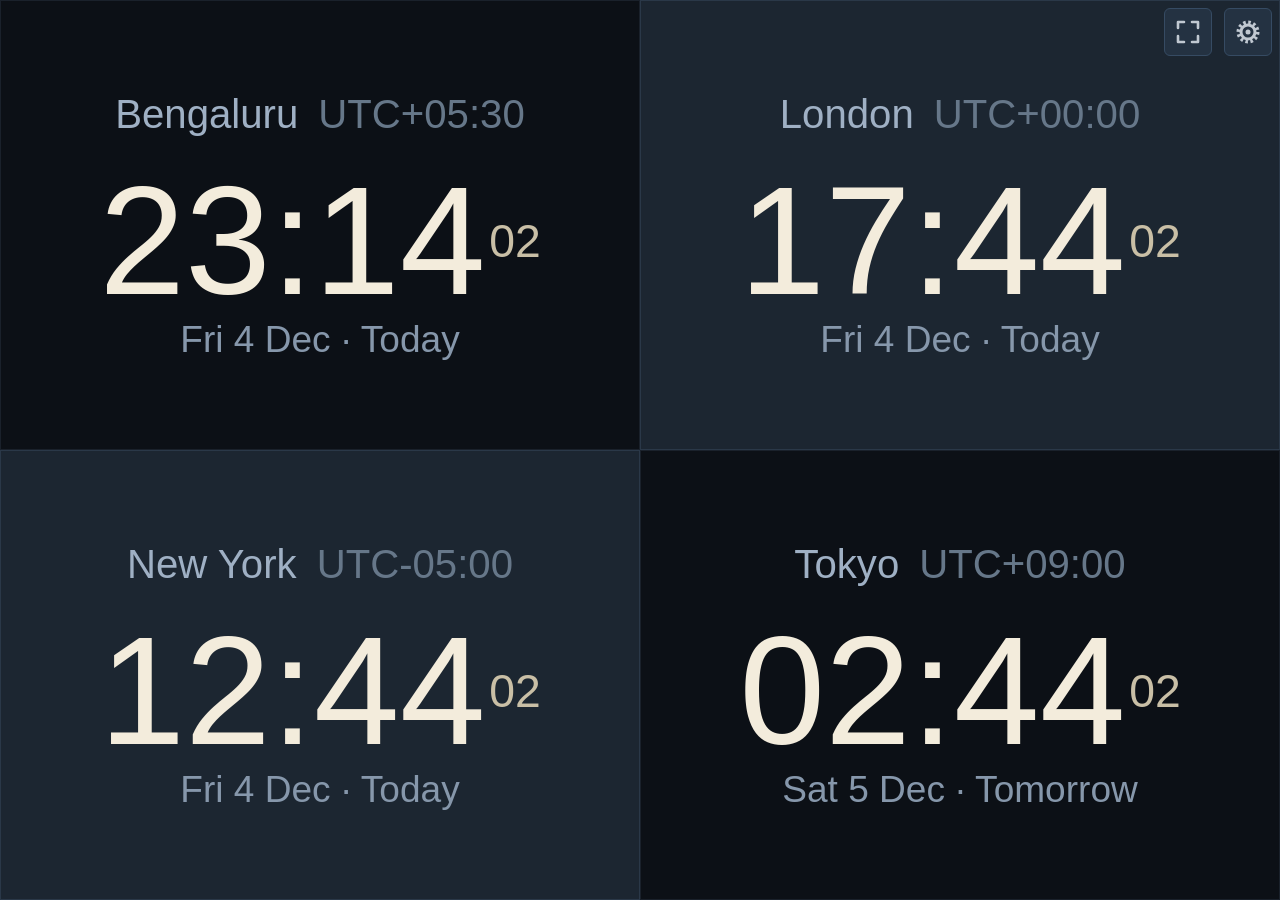
<file: worldclock.html>
<!DOCTYPE html>
<html lang="en">
<head>
<meta charset="utf-8">
<title>World Clock</title>
<meta name="viewport" content="width=device-width, initial-scale=1, maximum-scale=1, user-scalable=no">
<meta name="mobile-web-app-capable" content="yes">
<meta name="apple-mobile-web-app-capable" content="yes">
<style>
/* Legacy-safe CSS: no flexbox, no grid, no vw/vh, no CSS variables. */
html, body {
  margin: 0; padding: 0; height: 100%; width: 100%;
  background: #090b0f; overflow: hidden;
  font-family: "Roboto", "Droid Sans", "Helvetica Neue", Helvetica, Arial, sans-serif;
  -webkit-tap-highlight-color: rgba(0,0,0,0);
  -webkit-user-select: none; user-select: none;
}
#stage { position: absolute; left: 0; top: 0; right: 0; bottom: 0; }
.card {
  position: absolute; overflow: hidden; text-align: center;
  -webkit-box-sizing: border-box; box-sizing: border-box;
  border: 1px solid #1a212b;
  background: #0f1319;
}
.card.day { background: #1c2631; border-color: #2a3848; }
.card.night { background: #0c1016; }
.inner { position: absolute; left: 0; right: 0; white-space: nowrap; }
.nm { color: #9fb0c4; overflow: hidden; }
.nm .uo { color: #667789; margin-left: 0.5em; }
.tm { color: #f3ecdc; font-weight: 300; letter-spacing: 0; }
.tm .main { display: inline-block; vertical-align: middle; }
.tm .side { display: inline-block; vertical-align: middle; text-align: left; margin-left: 0.08em; }
.tm .side span { display: block; color: #c9bfa6; }
.dt { color: #8697ab; overflow: hidden; }
.rm { color: #d8c79a; overflow: hidden; }
body.c-green .tm { color: #7dff9a; } body.c-green .tm .side span { color: #4fc46b; }
body.c-amber .tm { color: #ffb52e; } body.c-amber .tm .side span { color: #c78a1d; }
body.c-cyan  .tm { color: #6fe6ff; } body.c-cyan  .tm .side span { color: #43a9bd; }
body.c-red   .tm { color: #ff5a4d; } body.c-red   .tm .side span { color: #b8403a; }
body.c-white .tm { color: #ffffff; } body.c-white .tm .side span { color: #b5b5b5; }
#empty { position: absolute; left: 0; right: 0; top: 40%; text-align: center; color: #8697ab; font-size: 20px; display: none; }
#tools { position: absolute; right: 8px; top: 8px; z-index: 20; white-space: nowrap; }
.tool {
  display: inline-block; width: 48px; height: 48px; margin-left: 8px;
  background: rgba(40, 56, 75, 0.85); border: 1px solid #3b526c; border-radius: 6px;
  text-align: center; opacity: 0.85; cursor: pointer;
  -webkit-box-sizing: border-box; box-sizing: border-box;
}
.tool svg { margin-top: 9px; }
#dim { position: absolute; left: 0; top: 0; right: 0; bottom: 0; background: #000; opacity: 0; z-index: 10; pointer-events: none; }
#panel { position: absolute; left: 0; top: 0; right: 0; bottom: 0; z-index: 30; background: #141a22; display: none; overflow: auto; -webkit-overflow-scrolling: touch; color: #dde5ee; font-size: 16px; }
#pin { max-width: 560px; margin: 0 auto; padding: 14px 16px 60px 16px; }
#pin h2 { font-size: 20px; font-weight: normal; color: #fff; margin: 22px 0 10px 0; padding-bottom: 6px; border-bottom: 1px solid #2a3544; }
#pin h2.first { margin-top: 6px; }
.row { padding: 8px 0; border-bottom: 1px solid #222c39; overflow: hidden; }
.row input[type=text] { width: 100%; }
.sub { color: #8697ab; font-size: 13px; margin: 3px 0 6px 0; }
#pin input[type=text], #pin select, #pin textarea {
  -webkit-box-sizing: border-box; box-sizing: border-box;
  font-size: 16px; padding: 9px 8px; margin: 3px 0; background: #0c1016; color: #fff;
  border: 1px solid #34414f; border-radius: 3px; max-width: 100%;
}
#pin textarea { width: 100%; height: 110px; font-size: 12px; font-family: monospace; }
#pin select { width: 100%; }
#pin button {
  font-size: 15px; padding: 10px 14px; margin: 4px 6px 4px 0; background: #26384d; color: #fff;
  border: 1px solid #3b526c; border-radius: 3px;
}
#pin button.warn { background: #4a2a2a; border-color: #6e3b3b; }
#pin button.big { background: #2f6b4f; border-color: #3f8a66; font-size: 17px; padding: 12px 22px; }
.opt { padding: 9px 0; }
.opt label { display: block; padding: 4px 0; }
.opt input[type=checkbox] { width: 22px; height: 22px; vertical-align: middle; margin-right: 8px; }
.lbl { color: #8697ab; font-size: 13px; margin-top: 10px; }
.note { color: #6f8095; font-size: 12px; line-height: 1.45; margin-top: 8px; }
</style>
</head>
<body class="c-ivory">
<div id="stage"></div>
<div id="empty">No clocks yet. Tap Settings to add one.</div>
<div id="dim"></div>
<div id="tools">
  <div class="tool" id="fs" title="Full screen">
    <svg width="28" height="28" viewBox="0 0 28 28" xmlns="http://www.w3.org/2000/svg">
      <path d="M4 10 V4 H10 M18 4 H24 V10 M24 18 V24 H18 M10 24 H4 V18" fill="none" stroke="#dde5ee" stroke-width="2.6" stroke-linecap="round" stroke-linejoin="round"/>
    </svg>
  </div>
  <div class="tool" id="gear" title="Settings">
    <svg width="28" height="28" viewBox="0 0 28 28" xmlns="http://www.w3.org/2000/svg">
      <circle cx="14" cy="14" r="9.5" fill="none" stroke="#dde5ee" stroke-width="4" stroke-dasharray="2.5 2.47"/>
      <circle cx="14" cy="14" r="7" fill="none" stroke="#dde5ee" stroke-width="3"/>
      <circle cx="14" cy="14" r="2.5" fill="#dde5ee"/>
    </svg>
  </div>
</div>
<div id="panel"><div id="pin"></div></div>

<script>
(function () {
  "use strict";

  /* ------------------------------------------------------------
     Data
     ------------------------------------------------------------ */
  var KEY = "worldclock.v1";
  var MAX_CLOCKS = 12;
  var DAYS = ["Sun", "Mon", "Tue", "Wed", "Thu", "Fri", "Sat"];
  var MONTHS = ["Jan", "Feb", "Mar", "Apr", "May", "Jun", "Jul", "Aug", "Sep", "Oct", "Nov", "Dec"];

  var RULES = {
    none: "No daylight saving",
    us: "US / Canada DST",
    eu: "Europe DST",
    au: "Australia (south-east) DST",
    nz: "New Zealand DST"
  };

  /* name, standard offset in minutes, DST rule */
  var PRESETS = [
    ["Bengaluru / Kolkata", 330, "none"],
    ["Mumbai / Delhi", 330, "none"],
    ["Colombo", 330, "none"],
    ["Kathmandu", 345, "none"],
    ["Dhaka", 360, "none"],
    ["Karachi", 300, "none"],
    ["Kabul", 270, "none"],
    ["Dubai", 240, "none"],
    ["Tehran", 210, "none"],
    ["Riyadh / Doha", 180, "none"],
    ["Moscow", 180, "none"],
    ["Istanbul", 180, "none"],
    ["Nairobi", 180, "none"],
    ["Johannesburg", 120, "none"],
    ["Lagos", 60, "none"],
    ["Athens", 120, "eu"],
    ["Helsinki", 120, "eu"],
    ["Berlin", 60, "eu"],
    ["Paris", 60, "eu"],
    ["Rome", 60, "eu"],
    ["Madrid", 60, "eu"],
    ["Amsterdam", 60, "eu"],
    ["Zurich", 60, "eu"],
    ["Stockholm", 60, "eu"],
    ["London", 0, "eu"],
    ["Dublin", 0, "eu"],
    ["Lisbon", 0, "eu"],
    ["UTC", 0, "none"],
    ["Reykjavik", 0, "none"],
    ["Bangkok", 420, "none"],
    ["Jakarta", 420, "none"],
    ["Singapore", 480, "none"],
    ["Hong Kong", 480, "none"],
    ["Beijing / Shanghai", 480, "none"],
    ["Taipei", 480, "none"],
    ["Manila", 480, "none"],
    ["Perth", 480, "none"],
    ["Seoul", 540, "none"],
    ["Tokyo", 540, "none"],
    ["Adelaide", 570, "au"],
    ["Brisbane", 600, "none"],
    ["Sydney", 600, "au"],
    ["Melbourne", 600, "au"],
    ["Auckland", 720, "nz"],
    ["Honolulu", -600, "none"],
    ["Anchorage", -540, "us"],
    ["Los Angeles", -480, "us"],
    ["San Francisco", -480, "us"],
    ["Seattle", -480, "us"],
    ["Vancouver", -480, "us"],
    ["Denver", -420, "us"],
    ["Phoenix", -420, "none"],
    ["Chicago", -360, "us"],
    ["Dallas", -360, "us"],
    ["Mexico City", -360, "none"],
    ["New York", -300, "us"],
    ["Toronto", -300, "us"],
    ["Washington DC", -300, "us"],
    ["Bogota", -300, "none"],
    ["Lima", -300, "none"],
    ["Halifax", -240, "us"],
    ["Sao Paulo", -180, "none"],
    ["Buenos Aires", -180, "none"]
  ];

  function defaultConfig() {
    return {
      v: 1,
      clocks: [
        { n: "Bengaluru", o: 330, r: "none", l: 0 },
        { n: "London", o: 0, r: "eu", l: 0 },
        { n: "New York", o: -300, r: "us", l: 0 },
        { n: "Tokyo", o: 540, r: "none", l: 0 }
      ],
      h24: true,
      sec: true,
      date: true,
      off: true,
      color: "ivory",
      dim: 100
    };
  }

  /* ------------------------------------------------------------
     Storage (localStorage with in-memory fallback)
     ------------------------------------------------------------ */
  var cfg = null;

  function sanitize(c) {
    var d = defaultConfig();
    if (!c || typeof c !== "object") { return d; }
    var out = {
      v: 1,
      clocks: [],
      h24: c.h24 === undefined ? d.h24 : !!c.h24,
      sec: c.sec === undefined ? d.sec : !!c.sec,
      date: c.date === undefined ? d.date : !!c.date,
      off: c.off === undefined ? d.off : !!c.off,
      color: typeof c.color === "string" ? c.color : d.color,
      dim: typeof c.dim === "number" ? c.dim : d.dim
    };
    if (out.dim < 10 || out.dim > 100) { out.dim = 100; }
    if (c.clocks && c.clocks.length !== undefined) {
      for (var i = 0; i < c.clocks.length && out.clocks.length < MAX_CLOCKS; i++) {
        var k = c.clocks[i];
        if (!k || typeof k !== "object") { continue; }
        var o = parseInt(k.o, 10);
        if (isNaN(o) || o < -720 || o > 840) { o = 0; }
        var r = RULES.hasOwnProperty(k.r) ? k.r : "none";
        out.clocks.push({
          n: String(k.n === undefined ? "Clock" : k.n).substring(0, 40),
          o: o, r: r, l: k.l ? 1 : 0,
          m: String(k.m === undefined || k.m === null ? "" : k.m).substring(0, 60)
        });
      }
    } else {
      out.clocks = d.clocks;
    }
    return out;
  }

  function load() {
    var raw = null;
    try { raw = window.localStorage.getItem(KEY); } catch (e) { raw = null; }
    if (raw) {
      try { return sanitize(JSON.parse(raw)); } catch (e2) { /* fall through */ }
    }
    return defaultConfig();
  }

  function save() {
    try { window.localStorage.setItem(KEY, JSON.stringify(cfg)); } catch (e) { /* ignore */ }
  }

  /* ------------------------------------------------------------
     Time zone maths (no Intl, no external data)
     ------------------------------------------------------------ */
  function nthSunday(y, m, n) {
    var dow = new Date(Date.UTC(y, m, 1)).getUTCDay();
    var first = 1 + ((7 - dow) % 7);
    return first + 7 * (n - 1);
  }
  function lastSunday(y, m) {
    var last = new Date(Date.UTC(y, m + 1, 0));
    return last.getUTCDate() - last.getUTCDay();
  }

  /* Offset in minutes from UTC for a clock at a given UTC time (ms). */
  function offsetAt(c, ms) {
    if (c.l) { return -(new Date(ms).getTimezoneOffset()); }
    var std = c.o, ms60 = 60000;
    if (c.r === "none") { return std; }
    var y = new Date(ms + std * ms60).getUTCFullYear();
    var start, end, dst;
    if (c.r === "us") {
      start = Date.UTC(y, 2, nthSunday(y, 2, 2), 2, 0) - std * ms60;
      end = Date.UTC(y, 10, nthSunday(y, 10, 1), 2, 0) - (std + 60) * ms60;
      dst = ms >= start && ms < end;
    } else if (c.r === "eu") {
      start = Date.UTC(y, 2, lastSunday(y, 2), 1, 0);
      end = Date.UTC(y, 9, lastSunday(y, 9), 1, 0);
      dst = ms >= start && ms < end;
    } else if (c.r === "au") {
      start = Date.UTC(y, 9, nthSunday(y, 9, 1), 2, 0) - std * ms60;
      end = Date.UTC(y, 3, nthSunday(y, 3, 1), 3, 0) - (std + 60) * ms60;
      dst = ms >= start || ms < end;
    } else if (c.r === "nz") {
      start = Date.UTC(y, 8, lastSunday(y, 8), 2, 0) - std * ms60;
      end = Date.UTC(y, 3, nthSunday(y, 3, 1), 3, 0) - (std + 60) * ms60;
      dst = ms >= start || ms < end;
    } else {
      dst = false;
    }
    return std + (dst ? 60 : 0);
  }

  function pad(n) { return (n < 10 ? "0" : "") + n; }

  function fmtOff(min) {
    var sign = min < 0 ? "-" : "+";
    var a = Math.abs(min);
    var h = Math.floor(a / 60), m = a % 60;
    return "UTC" + sign + pad(h) + ":" + pad(m);
  }

  function esc(s) {
    return String(s).replace(/&/g, "&amp;").replace(/</g, "&lt;").replace(/>/g, "&gt;").replace(/"/g, "&quot;");
  }

  /* ------------------------------------------------------------
     Rendering
     ------------------------------------------------------------ */
  var stage = document.getElementById("stage");
  var emptyMsg = document.getElementById("empty");
  var dimEl = document.getElementById("dim");
  var panel = document.getElementById("panel");
  var pin = document.getElementById("pin");
  var gear = document.getElementById("gear");
  var cards = [];
  var lastSec = -1;

  function applyTheme() {
    document.body.className = "c-" + cfg.color;
    dimEl.style.opacity = String((100 - cfg.dim) / 100);
  }

  function render() {
    stage.innerHTML = "";
    cards = [];
    for (var i = 0; i < cfg.clocks.length; i++) {
      var el = document.createElement("div");
      el.className = "card night";
      el.innerHTML =
        '<div class="inner">' +
        '<div class="nm"></div>' +
        '<div class="rm"></div>' +
        '<div class="tm"><span class="main"></span><span class="side"><span class="s"></span><span class="ap"></span></span></div>' +
        '<div class="dt"></div>' +
        '</div>';
      stage.appendChild(el);
      var inner = el.firstChild;
      cards.push({
        el: el,
        inner: inner,
        nm: inner.childNodes[0],
        rm: inner.childNodes[1],
        tm: inner.childNodes[2],
        main: inner.childNodes[2].childNodes[0],
        side: inner.childNodes[2].childNodes[1],
        sEl: inner.childNodes[2].childNodes[1].childNodes[0],
        apEl: inner.childNodes[2].childNodes[1].childNodes[1],
        dt: inner.childNodes[3]
      });
    }
    emptyMsg.style.display = cards.length ? "none" : "block";
    applyTheme();
    update(new Date().getTime());
    layout();
  }

  function viewSize() {
    var w = window.innerWidth || document.documentElement.clientWidth || 800;
    var h = window.innerHeight || document.documentElement.clientHeight || 480;
    return { w: w, h: h };
  }

  function layout() {
    var n = cards.length;
    if (!n) { return; }
    var vs = viewSize();
    var W = vs.w, H = vs.h;
    var showSide = cfg.sec || !cfg.h24;
    var wf = 2.95 + (showSide ? 0.78 : 0);
    var hasRemark = false;
    for (var q = 0; q < n; q++) { if (cfg.clocks[q].m) { hasRemark = true; break; } }
    var hf = 1.85 + (hasRemark ? 0.4 : 0);
    var best = { cols: 1, rows: n, F: 0 };
    var cols, rows, F;
    for (cols = 1; cols <= n; cols++) {
      rows = Math.ceil(n / cols);
      F = Math.min((W / cols) * 0.9 / wf, (H / rows) * 0.9 / hf);
      if (F > best.F) { best.cols = cols; best.rows = rows; best.F = F; }
    }
    cols = best.cols; rows = best.rows; F = Math.min(best.F, 420);
    var cw = W / cols, ch = H / rows;

    for (var i = 0; i < n; i++) {
      var c = cards[i];
      var r = Math.floor(i / cols);
      var col = i % cols;
      var inLast = (r === rows - 1) ? (n - (rows - 1) * cols) : cols;
      var xoff = (r === rows - 1) ? (cols - inLast) * cw / 2 : 0;
      var left = Math.round(col * cw + xoff);
      var top = Math.round(r * ch);
      c.el.style.left = left + "px";
      c.el.style.top = top + "px";
      c.el.style.width = Math.round(cw) + "px";
      c.el.style.height = Math.round(ch) + "px";

      var nameLen = (cfg.clocks[i].n.length || 1) + (cfg.off ? 11 : 0);
      var nf = Math.min(0.26 * F, cw * 0.94 / (nameLen * 0.56));
      var df = Math.min(0.24 * F, cw * 0.94 / (24 * 0.54));
      c.nm.style.fontSize = nf + "px";
      c.nm.style.lineHeight = (0.42 * F) + "px";
      c.nm.style.height = (0.42 * F) + "px";
      var rl = (cfg.clocks[i].m || "").length || 1;
      var rf = Math.min(0.24 * F, cw * 0.94 / (rl * 0.56));
      c.rm.style.display = hasRemark ? "block" : "none";
      c.rm.style.fontSize = rf + "px";
      c.rm.style.lineHeight = (0.4 * F) + "px";
      c.rm.style.height = (0.4 * F) + "px";
      c.tm.style.fontSize = F + "px";
      c.tm.style.lineHeight = (1.05 * F) + "px";
      c.tm.style.height = (1.05 * F) + "px";
      c.side.style.fontSize = (0.3 * F) + "px";
      c.side.style.lineHeight = (0.42 * F) + "px";
      c.dt.style.fontSize = df + "px";
      c.dt.style.lineHeight = (0.38 * F) + "px";
      c.dt.style.height = (0.38 * F) + "px";
      c.inner.style.top = Math.max(0, Math.round((ch - hf * F) / 2)) + "px";
    }
  }

  function update(ms) {
    var ld = new Date(ms);
    var localDay = Date.UTC(ld.getFullYear(), ld.getMonth(), ld.getDate()) / 86400000;
    for (var i = 0; i < cards.length; i++) {
      var c = cards[i], k = cfg.clocks[i];
      var off = offsetAt(k, ms);
      var t = new Date(ms + off * 60000);
      var H = t.getUTCHours(), M = t.getUTCMinutes(), S = t.getUTCSeconds();
      var hh, ap = "";
      if (cfg.h24) { hh = pad(H); }
      else { ap = H >= 12 ? "PM" : "AM"; hh = String(H % 12 === 0 ? 12 : H % 12); }
      c.main.firstChild ? (c.main.firstChild.nodeValue = hh + ":" + pad(M)) : c.main.appendChild(document.createTextNode(hh + ":" + pad(M)));
      c.sEl.innerHTML = cfg.sec ? pad(S) : "";
      c.sEl.style.display = cfg.sec ? "block" : "none";
      c.apEl.innerHTML = ap;
      c.apEl.style.display = ap ? "block" : "none";
      c.side.style.display = (cfg.sec || ap) ? "inline-block" : "none";

      var nameHtml = esc(k.n);
      if (cfg.off) { nameHtml += '<span class="uo">' + fmtOff(off) + "</span>"; }
      if (c.lastName !== nameHtml) { c.nm.innerHTML = nameHtml; c.lastName = nameHtml; }
      var rmHtml = esc(k.m || "");
      if (c.lastRm !== rmHtml) { c.rm.innerHTML = rmHtml; c.lastRm = rmHtml; }

      if (cfg.date) {
        var tzDay = Date.UTC(t.getUTCFullYear(), t.getUTCMonth(), t.getUTCDate()) / 86400000;
        var diff = Math.round(tzDay - localDay);
        var rel = diff === 0 ? "Today" : (diff === 1 ? "Tomorrow" : (diff === -1 ? "Yesterday" : ""));
        c.dt.innerHTML = DAYS[t.getUTCDay()] + " " + t.getUTCDate() + " " + MONTHS[t.getUTCMonth()] + (rel ? " &middot; " + rel : "");
        c.dt.style.display = "block";
      } else {
        c.dt.style.display = "none";
      }

      var cls = (H >= 6 && H < 18) ? "card day" : "card night";
      if (c.el.className !== cls) { c.el.className = cls; }
    }
  }

  function tick() {
    var now = new Date().getTime();
    var s = Math.floor(now / 1000);
    if (s === lastSec) { return; }
    lastSec = s;
    update(now);
  }

  /* ------------------------------------------------------------
     Settings panel
     ------------------------------------------------------------ */
  function offsetOptions(sel) {
    var h = "";
    for (var m = -720; m <= 840; m += 15) {
      h += '<option value="' + m + '"' + (m === sel ? " selected" : "") + ">" + fmtOff(m) + "</option>";
    }
    return h;
  }

  function buildPanel() {
    var keep = panel.scrollTop;
    var h = "";
    var i;

    h += '<h2 class="first">Clocks</h2>';
    if (!cfg.clocks.length) { h += '<div class="sub">No clocks yet.</div>'; }
    for (i = 0; i < cfg.clocks.length; i++) {
      var k = cfg.clocks[i];
      var sub = k.l ? "Uses this device's own time zone" : fmtOff(k.o) + " standard &middot; " + RULES[k.r];
      h += '<div class="row">' +
        '<input type="text" class="rn" data-i="' + i + '" maxlength="40" value="' + esc(k.n) + '">' +
        '<input type="text" class="rr" data-i="' + i + '" maxlength="60" placeholder="Remark / team name (optional)" value="' + esc(k.m || "") + '">' +
        '<div class="sub">' + sub + "</div>" +
        '<button data-act="up" data-i="' + i + '">Up</button>' +
        '<button data-act="down" data-i="' + i + '">Down</button>' +
        '<button class="warn" data-act="del" data-i="' + i + '">Remove</button>' +
        "</div>";
    }

    h += "<h2>Add a clock</h2>";
    h += '<div class="lbl">From the list</div><select id="preset"><option value="L">This device (local time)</option>';
    for (i = 0; i < PRESETS.length; i++) {
      h += '<option value="' + i + '">' + esc(PRESETS[i][0]) + " (" + fmtOff(PRESETS[i][1]) + ")</option>";
    }
    h += '</select>' +
      '<input type="text" id="premark" maxlength="60" placeholder="Remark / team name (optional)">' +
      '<button data-act="addpreset">Add</button>';

    h += '<div class="lbl">Or define your own</div>' +
      '<input type="text" id="cname" maxlength="40" placeholder="Name, e.g. Head office">' +
      '<input type="text" id="cremark" maxlength="60" placeholder="Remark / team name (optional)">' +
      '<select id="coff">' + offsetOptions(0) + "</select>" +
      '<select id="crule">';
    for (var r in RULES) { if (RULES.hasOwnProperty(r)) { h += '<option value="' + r + '">' + RULES[r] + "</option>"; } }
    h += '</select><button data-act="addcustom">Add custom clock</button>';
    h += '<div class="note">The offset is the zone\'s standard (winter) offset. Daylight saving rules are built in and apply automatically. If a country changes its rules, set the offset by hand and pick "No daylight saving".</div>';

    h += "<h2>Display</h2><div class=\"opt\">" +
      '<label><input type="checkbox" id="o24"' + (cfg.h24 ? " checked" : "") + "> 24-hour time</label>" +
      '<label><input type="checkbox" id="osec"' + (cfg.sec ? " checked" : "") + "> Show seconds</label>" +
      '<label><input type="checkbox" id="odate"' + (cfg.date ? " checked" : "") + "> Show date and Today / Tomorrow</label>" +
      '<label><input type="checkbox" id="ooff"' + (cfg.off ? " checked" : "") + "> Show UTC offset</label>" +
      "</div>";
    h += '<div class="lbl">Digit colour</div><select id="ocolor">';
    var cols = [["ivory", "Ivory"], ["white", "White"], ["green", "Green"], ["amber", "Amber"], ["cyan", "Cyan"], ["red", "Red"]];
    for (i = 0; i < cols.length; i++) {
      h += '<option value="' + cols[i][0] + '"' + (cfg.color === cols[i][0] ? " selected" : "") + ">" + cols[i][1] + "</option>";
    }
    h += '</select><div class="lbl">Brightness (for night use)</div><select id="odim">';
    var dims = [100, 75, 50, 30, 15];
    for (i = 0; i < dims.length; i++) {
      h += '<option value="' + dims[i] + '"' + (cfg.dim === dims[i] ? " selected" : "") + ">" + dims[i] + "%</option>";
    }
    h += "</select>";

    h += "<h2>Backup</h2>" +
      '<div class="note" style="margin-top:0">Settings live in this browser on this device. Copy the text below to keep a backup, or paste a saved backup and tap Import.</div>' +
      '<textarea id="bk" spellcheck="false"></textarea>' +
      '<button data-act="export">Show backup</button>' +
      '<button data-act="import">Import</button>' +
      '<button class="warn" data-act="reset">Reset to defaults</button>';

    h += '<div style="margin-top:26px"><button class="big" data-act="close">Done</button></div>';

    pin.innerHTML = h;
    panel.scrollTop = keep;
  }

  function openPanel() { buildPanel(); panel.style.display = "block"; panel.scrollTop = 0; }
  function closePanel() { panel.style.display = "none"; layout(); }

  function moveClock(i, d) {
    var j = i + d;
    if (j < 0 || j >= cfg.clocks.length) { return; }
    var t = cfg.clocks[i]; cfg.clocks[i] = cfg.clocks[j]; cfg.clocks[j] = t;
  }

  function pushClock(c) {
    if (cfg.clocks.length >= MAX_CLOCKS) { alert("Maximum " + MAX_CLOCKS + " clocks."); return false; }
    cfg.clocks.push(c);
    return true;
  }

  function changed() { save(); render(); }

  panel.onclick = function (e) {
    var t = e.target || e.srcElement;
    var act = t && t.getAttribute ? t.getAttribute("data-act") : null;
    if (!act) { return; }
    var i = parseInt(t.getAttribute("data-i"), 10);

    if (act === "close") { closePanel(); return; }
    if (act === "up") { moveClock(i, -1); changed(); buildPanel(); return; }
    if (act === "down") { moveClock(i, 1); changed(); buildPanel(); return; }
    if (act === "del") { cfg.clocks.splice(i, 1); changed(); buildPanel(); return; }

    if (act === "addpreset") {
      var v = document.getElementById("preset").value;
      var ok;
      var pm = document.getElementById("premark").value.replace(/^\s+|\s+$/g, "").substring(0, 60);
      if (v === "L") { ok = pushClock({ n: "Local", o: 0, r: "none", l: 1, m: pm }); }
      else { var p = PRESETS[parseInt(v, 10)]; ok = pushClock({ n: p[0], o: p[1], r: p[2], l: 0, m: pm }); }
      if (ok) { changed(); buildPanel(); }
      return;
    }
    if (act === "addcustom") {
      var nm = document.getElementById("cname").value.replace(/^\s+|\s+$/g, "") || "Custom";
      var o = parseInt(document.getElementById("coff").value, 10);
      var r = document.getElementById("crule").value;
      var cm = document.getElementById("cremark").value.replace(/^\s+|\s+$/g, "").substring(0, 60);
      if (pushClock({ n: nm.substring(0, 40), o: o, r: r, l: 0, m: cm })) { changed(); buildPanel(); }
      return;
    }
    if (act === "export") {
      document.getElementById("bk").value = JSON.stringify(cfg);
      return;
    }
    if (act === "import") {
      var txt = document.getElementById("bk").value;
      try {
        var parsed = JSON.parse(txt);
        if (!parsed || !parsed.clocks) { throw new Error("bad"); }
        cfg = sanitize(parsed);
        changed(); buildPanel();
      } catch (err) {
        alert("That backup text could not be read.");
      }
      return;
    }
    if (act === "reset") {
      if (confirm("Reset all clocks and display settings?")) {
        cfg = defaultConfig(); changed(); buildPanel();
      }
      return;
    }
  };

  panel.onchange = function (e) {
    var t = e.target || e.srcElement;
    if (!t) { return; }
    var id = t.id, cls = t.className;
    if (cls === "rn") {
      var i = parseInt(t.getAttribute("data-i"), 10);
      var val = t.value.replace(/^\s+|\s+$/g, "");
      cfg.clocks[i].n = (val || "Clock").substring(0, 40);
      changed();
      return;
    }
    if (cls === "rr") {
      var ri = parseInt(t.getAttribute("data-i"), 10);
      cfg.clocks[ri].m = t.value.replace(/^\s+|\s+$/g, "").substring(0, 60);
      changed();
      return;
    }
    if (id === "o24") { cfg.h24 = t.checked; }
    else if (id === "osec") { cfg.sec = t.checked; }
    else if (id === "odate") { cfg.date = t.checked; }
    else if (id === "ooff") { cfg.off = t.checked; }
    else if (id === "ocolor") { cfg.color = t.value; }
    else if (id === "odim") { cfg.dim = parseInt(t.value, 10); }
    else { return; }
    changed();
  };

  gear.onclick = openPanel;

  /* Full screen toggle (vendor-prefixed for old Chrome) */
  function isFs() {
    var d = document;
    return !!(d.fullscreenElement || d.webkitFullscreenElement || d.mozFullScreenElement || d.msFullscreenElement);
  }
  function toggleFs() {
    var d = document, el = d.documentElement;
    if (isFs()) {
      var ex = d.exitFullscreen || d.webkitExitFullscreen || d.webkitCancelFullScreen || d.mozCancelFullScreen || d.msExitFullscreen;
      if (ex) { try { ex.call(d); } catch (e1) { /* ignore */ } }
      return;
    }
    var rq = el.requestFullscreen || el.webkitRequestFullscreen || el.webkitRequestFullScreen || el.mozRequestFullScreen || el.msRequestFullscreen;
    if (rq) {
      try { rq.call(el); } catch (e2) { /* ignore */ }
    } else {
      alert("This browser cannot go full screen from a button.\n\nUse the browser menu, choose Add to Home screen, and open the page from that icon instead.");
    }
  }
  document.getElementById("fs").onclick = toggleFs;
  var fsEvents = ["fullscreenchange", "webkitfullscreenchange", "mozfullscreenchange", "MSFullscreenChange"];
  for (var fi = 0; fi < fsEvents.length; fi++) {
    document.addEventListener(fsEvents[fi], function () { setTimeout(layout, 150); setTimeout(layout, 600); }, false);
  }

  /* ------------------------------------------------------------
     Start
     ------------------------------------------------------------ */
  cfg = load();
  render();
  setInterval(tick, 200);

  var resizeTimer = null;
  function onResize() {
    if (resizeTimer) { clearTimeout(resizeTimer); }
    resizeTimer = setTimeout(layout, 120);
  }
  window.onresize = onResize;
  window.onorientationchange = onResize;
  /* Some old browsers settle their size a moment after load. */
  setTimeout(layout, 300);
  setTimeout(layout, 1200);
})();
</script>
</body>
</html>
</file>
<file: css/style.css>
@import url('https://fonts.googleapis.com/css2?family=Inter:wght@400;500;600;700&display=swap');

[version="6.02"]{
    display:none;
}

:root {
    --brand-primary: #4F46E5;
    --brand-primary-hover: #4338CA;
    --brand-meeting: #0D9488; 
    --person-tag: #059669;
    --person-tag-bg: rgba(5, 150, 105, 0.08);
    --person-tag-hover: rgba(5, 150, 105, 0.15);
    
    /* Quadrant Colors */
    --q1-bg: #FFE4E6; --q1-border: #FDA4AF; --q1-text: #9F1239;
    --q2-bg: #E0F2FE; --q2-border: #7DD3FC; --q2-text: #0369A1;
    --q3-bg: #FEF3C7; --q3-border: #FCD34D; --q3-text: #B45309;
    --q4-bg: #F8FAFC; --q4-border: #94A3B8; --q4-text: #334155; 
    
    /* Missing Timeline Colors */
    --cal-bg: #F3E8FF; --cal-border: #D8B4FE; --cal-text: #6B21A8;
    --closed-bg: #F1F5F9; --closed-border: #CBD5E1; --closed-text: #94A3B8;
    --bg-main: #F9FAFB;
    --text-main: #111827;
    --text-muted: #6B7280;
    --border-color: #E5E7EB;
    
    --hour-height: 60px;

    --notebook-bg: #EEF2FF;      /* Indigo 50 */
    --notebook-border: #818CF8;  /* Indigo 400 */
    --notebook-text: #312E81;    /* Indigo 900 */

    --timeline-bg: #F8FAFC;

    --backlog-bg: #F1F5F9;       /* Soft slate tint for the pane */
    --backlog-text: #334155;     /* Dark slate for header text */
}

[data-theme="dark"] {
    --notebook-bg: #1E1B4B;      /* Indigo 950 */
    --notebook-border: #4F46E5;  /* Indigo 600 */
    --notebook-text: #E0E7FF;    /* Indigo 100 */
}

* { 
    box-sizing: border-box; 
    margin: 0; 
    padding: 0; 
    font-family: 'Inter', sans-serif; 
}

body { 
    height: 100vh; 
    display: flex; 
    flex-direction: column; 
    overflow: hidden; 
    background-color: #F8FAFC; 
    color: #0F172A; 
    font-family: 'Inter', system-ui, -apple-system, BlinkMacSystemFont, "Segoe UI", Roboto, sans-serif;
    -webkit-font-smoothing: antialiased;
}

/* --- Modern Custom Scrollbar --- */
::-webkit-scrollbar {
    width: 6px;
    height: 6px;
}
::-webkit-scrollbar-track {
    background: transparent; 
}
::-webkit-scrollbar-thumb {
    background: #CBD5E1; 
    border-radius: 10px;
}
::-webkit-scrollbar-thumb:hover {
    background: #94A3B8; 
}

#timelineScrollArea {
    background-color: var(--timeline-bg);
    box-shadow: inset 0px 4px 8px -6px rgba(0, 0, 0, 0.1);
}

.main-wrapper {
    display: flex; 
    flex-direction: column; 
    flex-grow: 1;
    position: relative; 
    overflow: hidden;
}

/* Header & Logo */
header {
    background-color: #ffffff; 
    padding: 16px 32px; 
    border-bottom: 1px solid var(--border-color);
    display: flex; 
    justify-content: space-between; 
    align-items: center; 
    z-index: 100; 
    gap: 24px; 
    flex-shrink: 0;
    position: relative;
}

.header-left { 
    display: flex; 
    align-items: center; 
    gap: 24px; 
    flex-grow: 1; 
    max-width: 900px; 
}

/* --- Unified Header Buttons --- */
.header-action-group button {
    background-color: #FFFFFF;
    border: 1px solid #E2E8F0;
    border-radius: 8px; 
    width: 36px;
    height: 36px;
    display: flex;
    align-items: center;
    justify-content: center;
    color: #475569;
    box-shadow: 0 1px 2px rgba(0,0,0,0.03);
    transition: all 0.15s ease;
    cursor: pointer;
    margin-left: 6px; 
}

.header-action-group {
    background: transparent !important;
    border: none !important;
    box-shadow: none !important;
}

.header-action-group button:hover {
    background-color: #F1F5F9;
    border-color: #CBD5E1;
    transform: translateY(-1px);
}

.brand-container { 
    display: flex; 
    align-items: center; 
    gap: 12px; 
    flex-shrink: 0; 
}

.logo-svg { 
    width: 28px; 
    height: 28px; 
    color: var(--brand-primary); 
}

header h1 { 
    font-size: 22px; 
    font-weight: 700; 
    letter-spacing: -0.02em; 
    display: flex; 
    align-items: baseline; 
    gap: 8px; 
}

.version-badge { 
    font-size: 11px; 
    font-weight: 600; 
    color: var(--text-muted); 
    background: var(--bg-main); 
    padding: 2px 6px; 
    border-radius: 4px; 
    border: 1px solid var(--border-color); 
    letter-spacing: 0.5px; 
}

.search-container { 
    flex: 0 0 350px; 
    position: relative; 
}

.search-container input {
    width: 400px; 
    padding: 10px 36px 10px 40px; 
    border-radius: 20px;
    border: 1px solid var(--border-color); 
    background: var(--bg-main);
    font-size: 14px; 
    outline: none; 
    transition: all 0.2s;
    color: var(--text-main);
}

.search-container input:focus {
    border-color: var(--brand-primary); 
    box-shadow: 0 0 0 3px rgba(79, 70, 229, 0.1); 
    background: #ffffff;
}

/* --- Modern Search Bar --- */
#searchHeaderContainer input {
    border: 1px solid #E2E8F0;
    background-color: #F8FAFC;
    transition: all 0.2s ease;
}

#searchHeaderContainer input:focus {
    background-color: #FFFFFF;
    border-color: #3B82F6;
    box-shadow: 0 0 0 3px rgba(59, 130, 246, 0.15);
    outline: none;
}

.search-icon { 
    position: absolute; 
    left: 14px; 
    top: 50%; 
    transform: translateY(-50%); 
    color: var(--text-muted); 
    width: 16px; 
    height: 16px; 
    pointer-events: none; 
}

.clear-search { 
    position: absolute; 
    right: 12px; 
    top: 50%; 
    transform: translateY(-50%); 
    background: none; 
    border: none; 
    font-size: 18px; 
    color: var(--text-muted); 
    cursor: pointer; 
    display: none; 
    line-height: 1; 
    padding: 0 4px; 
}

.clear-search:hover { 
    color: var(--text-main); 
}

.header-actions { 
    display: flex; 
    gap: 12px; 
    align-items: center; 
    flex-shrink: 0; 
}

.header-action-btn {
    width: 36px;
    height: 36px;
    border-radius: 8px; 
    border: 1px solid #E2E8F0;
    background: #FFFFFF;
    color: #475569;
    display: flex;
    align-items: center;
    justify-content: center;
    cursor: pointer;
    transition: all 0.2s ease;
}

.header-action-btn:hover {
    background: #F1F5F9;
    border-color: #CBD5E1;
}

.view-toggle {
    display: inline-flex;
    align-items: center;
    background-color: #F8FAFC;
    border: 1px solid var(--border-color);
    border-radius: 999px;
    padding: 3px;
    gap: 3px;
    margin-right: 8px;
}

.view-toggle button {
    background: transparent;
    border: none;
    padding: 6px 10px;
    border-radius: 999px;
    font-size: 13px;
    font-weight: 600;
    color: var(--text-muted);
    cursor: pointer;
    transition: all 0.2s;
    min-height: 28px;
}

.view-toggle button:hover { 
    color: var(--text-main); 
    background: rgba(255,255,255,0.7); 
}

.view-toggle button.active { 
    background-color: white; 
    color: var(--brand-primary); 
    box-shadow: 0 1px 3px rgba(0,0,0,0.08); 
}

.btn { 
    background-color: var(--brand-primary); 
    color: white; 
    border: none; 
    padding: 8px 16px; 
    border-radius: 8px; 
    cursor: pointer; 
    font-weight: 500; 
    font-size: 14px; 
    transition: background-color 0.2s; 
}

.btn:hover { 
    background-color: var(--brand-primary-hover); 
}

.btn-outline { 
    background-color: transparent; 
    border: 1px solid var(--border-color); 
    color: var(--text-main); 
}

.btn-outline:hover { 
    background-color: var(--bg-main); 
}

.icon-button {
    width: 38px;
    height: 38px;
    padding: 0;
    display: inline-flex;
    align-items: center;
    justify-content: center;
    border-radius: 999px;
    font-size: 16px;
    line-height: 1;
}

#backBtn, #signout_button, #authorize_button { 
    display: none; 
}

.tags-bar { 
    display: flex; 
    align-items: center; 
    min-height: 52px;    
    gap: 8px; 
    padding: 12px 32px; 
    background: #ffffff; 
    border-bottom: 1px solid var(--border-color); 
    overflow-x: auto; 
    flex-shrink: 0; 
    scrollbar-width: none; 
    -ms-overflow-style: none; 
}

.tags-bar::-webkit-scrollbar { 
    display: none; 
}

.tags-bar:empty::before {
    content: "Your tags will appear here";
    color: var(--text-muted);
    font-size: 13px;
    pointer-events: none;
}

.tags-bar:empty { 
    display: none; 
}

.filter-tag { 
    background: rgba(79, 70, 229, 0.08); 
    color: var(--brand-primary); 
    padding: 6px 14px; 
    border-radius: 16px; 
    font-size: 13px; 
    font-weight: 600; 
    cursor: pointer; 
    white-space: nowrap; 
    transition: all 0.2s; 
    border: 1px solid transparent; 
}

.filter-tag:hover { 
    background: rgba(79, 70, 229, 0.15); 
    transform: translateY(-1px); 
}

.filter-tag:focus { 
    outline: 2px solid var(--brand-primary); 
    outline-offset: 1px; 
    background: rgba(79, 70, 229, 0.15); 
}

.filter-tag.person-filter { 
    background: var(--person-tag-bg); 
    color: var(--person-tag); 
}

.filter-tag.person-filter:hover { 
    background: var(--person-tag-hover); 
}

.filter-tag.person-filter:focus { 
    background: var(--person-tag-hover); 
    outline-color: var(--person-tag); 
}

/* Unified Flexbox Matrix Layout */
.matrix-container { 
    display: flex;
    gap: 15px; 
    padding: 10px; 
    flex-grow: 1; 
    transition: all 0.3s ease; 
    margin: 0 auto; 
    width: 100%; 
    position: relative; 
    overflow-y: auto; 
    overflow-x: auto; 
}

.matrix-container.layout-grid { 
    flex-wrap: wrap; 
    align-content: flex-start;
}

.matrix-container.layout-kanban { 
    flex-wrap: nowrap; 
    align-items: stretch; 
    padding-bottom: 10px;
    overflow-y: hidden; 
}

.matrix-container.layout-kanban .quadrant {
    height: 100%;
    max-height: 100%;
}

.quadrant { 
    position: relative;
    border-radius: 12px; 
    padding: 0;
    background: #F8FAFC;
    display: flex; 
    flex-direction: column; 
    border: 1px solid var(--border-color); 
    min-height: 400px; 
    max-height: calc(100vh - 120px);
    transition: box-shadow 0.2s; 
    flex-shrink: 0;
    cursor: grab;
    overflow: hidden; 
    min-width: 260px;
}

.quadrant:active { 
    cursor: grabbing; 
}

.quadrant-header, .q-header {
    display: flex;
    align-items: center;
    justify-content: space-between;
    padding: 16px;
    background: #FFFFFF;
    border-bottom: 1px solid var(--border-color);
    margin-bottom: 0;
    min-height: 65px;
}

.quadrant-header h3, .q-header h2 {
    margin: 0;
    font-size: 15px;
    font-weight: 700;
    color: #1E293B;
    display: flex; 
    align-items: center; 
    gap: 8px; 
}

/* Kanban Column Top-Borders */
#q1 { border-top: 4px solid var(--q1-border); } 
#q2 { border-top: 4px solid var(--q2-border); } 
#q3 { border-top: 4px solid var(--q3-border); } 
#q4 { border-top: 4px solid var(--q4-border); }
#tray-inbox { border-top: 4px solid #818CF8; }
#tray-calendar { border-top: 4px solid var(--cal-border); }
#tray-closed { border-top: 4px solid var(--closed-border); }

#notes { 
    border-top: 4px solid #94A3B8;
    background-color: var(--notebook-bg) !important;
    border-left: 2px solid var(--notebook-border) !important;
    color: var(--notebook-text) !important; 
}

#notes .q-header {
    background-color: var(--notebook-bg) !important;
    border-bottom: 1px solid rgba(129, 140, 248, 0.3) !important; /* Soft indigo underline */
}

#notes .q-header h2 {
    color: var(--notebook-text) !important;
}

#notes .note {
    background-color: #FFFFFF !important;
    border: 1px solid rgba(49, 46, 129, 0.1) !important; /* Very subtle indigo border */
    box-shadow: 0 1px 2px rgba(49, 46, 129, 0.05) !important;
}

[data-theme="dark"] #notes .note {
    background-color: rgba(0, 0, 0, 0.25) !important;
    border-color: rgba(255, 255, 255, 0.1) !important;
}

.quadrant-badge {
    margin-left: 8px;
    padding: 2px 8px;
    background-color: rgba(0, 0, 0, 0.06); 
    color: #475569;
    border-radius: 12px;
    font-size: 12px;
    font-weight: 600;
}

.quadrant-add-btn {
    margin-left: auto; 
    background: #FFFFFF;
    color: #3B82F6; 
    border: 1px solid #E2E8F0;
    border-radius: 6px;
    width: 24px;
    height: 24px;
    display: flex;
    align-items: center;
    justify-content: center;
    cursor: pointer;
    box-shadow: 0 1px 2px rgba(0,0,0,0.05);
}

.quadrant-add-btn:hover {
    background: #F8FAFC;
}

.quadrant-list:empty {
    min-height: 100px;
    border: 2px dashed #E2E8F0;
    border-radius: 8px;
    background-color: #F8FAFC;
    position: relative;
}

.quadrant-list:empty::after {
    content: "📥\A Drop tasks here"; 
    white-space: pre;
    text-align: center;
    line-height: 1.6;
    position: absolute;
    top: 50%;
    left: 50%;
    transform: translate(-50%, -50%);
    color: #94A3B8;
    font-size: 13px;
    font-weight: 500;
    pointer-events: none;
}

/* Custom Vertical Resize Handle on Right Edge */
.quadrant-resize-handle {
    position: absolute;
    top: 0;
    right: -12px;
    width: 24px;
    height: 100%;
    cursor: col-resize;
    z-index: 40;
    display: flex;
    align-items: center;
    justify-content: center;
    user-select: none;
    touch-action: none;
}

.quadrant-resize-handle::after {
    content: '';
    width: 4px;
    height: 40px;
    background-color: var(--border-color);
    border-radius: 2px;
    transition: background-color 0.2s, height 0.2s, width 0.2s;
}

.quadrant-resize-handle:hover::after,
.quadrant-resize-handle.resizing::after {
    background-color: var(--brand-primary);
    height: 60px;
    width: 6px;
}

/* Layout Grid specific defaults */
.matrix-container.layout-grid .quadrant { 
    width: calc(50% - 7.5px); 
    flex-grow: 1; 
}

/* Background color for the new Notes quadrant on the board */
#notes { background-color: #F8FAFC; border: 1px solid #E2E8F0; }

/* Layout Kanban specific defaults */
.matrix-container.layout-kanban .quadrant { 
    width: 350px; 
}

.quadrant.drag-over { 
    box-shadow: 0 0 0 2px var(--brand-primary) inset; 
}
.quadrant.quad-drag-over { 
    box-shadow: 0 0 0 2px var(--brand-primary) inset, 0 0 20px rgba(79, 70, 229, 0.2); 
    background-color: rgba(79, 70, 229, 0.05) !important; 
}

.q-header { 
    display: flex; 
    justify-content: space-between; 
    align-items: center; 
    margin-bottom: 16px; 
    pointer-events: none; 
}

.q-header h2 { 
    font-size: 16px; 
    font-weight: 600; 
    display: flex; 
    align-items: center; 
    gap: 8px; 
}

.q-badge { 
    font-size: 12px; 
    font-weight: 600; 
    background: rgba(0,0,0,0.08); 
    padding: 2px 8px; 
    border-radius: 12px; 
    color: var(--text-muted); 
}

.header-buttons { 
    display: flex; 
    gap: 8px; 
    align-items: center; 
    pointer-events: auto; 
}

.icon-btn { 
    background: rgba(255,255,255,0.5); 
    border: none; 
    width: 32px; 
    height: 32px; 
    border-radius: 8px; 
    cursor: pointer; 
    display: flex; 
    align-items: center; 
    justify-content: center; 
    color: var(--text-muted); 
    transition: all 0.2s; 
    font-size: 16px; 
    font-weight: bold; 
}

.icon-btn:hover { 
    background: rgba(255,255,255,0.9); 
    color: var(--brand-primary); 
}

.add-btn { 
    color: var(--brand-primary); 
    font-size: 20px; 
    padding: 0; 
}

.task-list { 
    flex-grow: 1; 
    overflow-y: auto; 
    padding: 16px; 
    padding-bottom: 24px;
    cursor: default; 
    scrollbar-width: thin; 
    scrollbar-color: rgba(148, 163, 184, 0.4) transparent;
}

/* Chrome, Edge, Safari */
.task-list::-webkit-scrollbar {
    width: 5px; 
}
.task-list::-webkit-scrollbar-track {
    background: transparent;
    margin-top: 10px;
    margin-bottom: 10px;
}
.task-list::-webkit-scrollbar-thumb {
    background-color: rgba(148, 163, 184, 0.4); 
    border-radius: 10px;
}
.task-list::-webkit-scrollbar-thumb:hover {
    background-color: rgba(148, 163, 184, 0.7);
}

/* Note Styling */
.note {
    background: #ffffff;
    border: 1px solid #e2e8f0;
    border-radius: 10px;
    padding: 14px 16px;
    margin-bottom: 10px;
    box-shadow: 0 1px 3px rgba(0, 0, 0, 0.04), 0 1px 2px rgba(0, 0, 0, 0.02);
    transition: transform 0.15s ease, box-shadow 0.15s ease, border-color 0.15s ease;
    display: flex;
    justify-content: space-between; 
    align-items: flex-start;
    padding: 12px 14px; /* Adjust padding for better breathing room */
    box-shadow: 0 1px 3px rgba(0, 0, 0, 0.05), 0 1px 2px rgba(0, 0, 0, 0.03); /* Slightly stronger shadow */
}

/* Smooth hover effect */
.note:hover {
    transform: translateY(-2px);
    box-shadow: 0 4px 6px rgba(0, 0, 0, 0.05), 0 2px 4px rgba(0, 0, 0, 0.03);
    border-color: #cbd5e1;
}

.note-text {
    color: #334155;
    font-size: 14px;
    line-height: 1.5;
    font-weight: 500;
}

.note:active { 
    cursor: grabbing; 
}

.note-content-wrapper { 
    flex-grow: 1; 
    cursor: pointer; 
    padding: 2px 0; 
}

/* Hashtag Pill */
.hashtag {
    background-color: #F3E8FF;
    color: #7E22CE;
    border: 1px solid #E9D5FF;
    padding: 2px 8px;
    border-radius: 12px;
    font-size: 12px;
    font-weight: 600;
    text-decoration: none !important; 
    display: inline-block;
    margin: 0 2px;
    letter-spacing: 0.2px;
}

/* Person Tag Pill */
.person-tag {
    background-color: var(--person-tag-bg);
    color: var(--person-tag);
    border: 1px solid rgba(5, 150, 105, 0.2);
    padding: 2px 8px;
    border-radius: 12px;
    font-size: 12px;
    font-weight: 600;
    text-decoration: none !important;
    display: inline-block;
    margin: 0 2px;
    letter-spacing: 0.2px;
    cursor: pointer;
    transition: background-color 0.15s ease;
}

.person-tag:hover {
    background-color: var(--person-tag-hover);
}

.hashtag:hover { 
    background-color: #E9D5FF; 
    cursor: pointer;
}

.person-tag:hover {
    background-color: #BBF7D0;
    cursor: pointer;
}

.note-actions { 
    display: flex; 
    flex-direction: column; 
    align-items: center; 
    gap: 8px; 
    opacity: 0; 
    transition: opacity 0.2s; 
    padding-left: 12px; 
    flex-shrink: 0; 
}

.note:hover .note-actions { 
    opacity: 1; 
}

.action-btn { 
    background: none; 
    border: none; 
    cursor: pointer; 
    font-size: 18px; 
    line-height: 1; 
    font-weight: bold; 
}

.complete-btn { color: #10B981; } 
.delete-btn { color: #EF4444; } 
.restore-btn { color: #3B82F6; }  

.closed-note { 
    opacity: 0.6; 
    box-shadow: none; 
    cursor: default; 
}

.closed-note .note-text { 
    text-decoration: line-through; 
    cursor: default; 
}

.sync-cloud-indicator { 
    font-size: 14px; 
    user-select: none; 
}

.sync-cloud-indicator.synced { color: #3B82F6; }
.sync-cloud-indicator.pending { color: #F59E0B; animation: cloudPulse 2s infinite ease-in-out; }
.sync-cloud-indicator.failed { color: #EF4444; font-weight: bold; }

@keyframes cloudPulse {
    0%, 100% { opacity: 0.6; }
    50% { opacity: 1; }
}

/* --- CALENDAR VIEW --- */
#tracker-view { 
    display: none; 
    flex-grow: 1; 
    width: 100%; 
    overflow: hidden; 
    background: #ffffff; 
}

.tracker-layout { 
    display: flex; 
    height: 100%; 
}

.tracker-palette { 
    width: 350px; 
    flex-shrink: 0; 
    border-right: 1px solid var(--border-color); 
    background: var(--bg-main); 
    display: flex; 
    flex-direction: column; 
    overflow: hidden;
}

.palette-header { 
    padding: 16px; 
    border-bottom: 1px solid var(--border-color); 
    background: #ffffff; 
}

.palette-header h3 { 
    font-size: 15px; 
    margin-bottom: 4px; 
}

.palette-header p { 
    font-size: 12px; 
    color: var(--text-muted); 
}

.palette-list { 
    flex-grow: 1; 
    overflow-y: auto; 
    padding: 16px; 
}

.palette-note { 
    background: #fff; 
    border: 1px solid var(--border-color); 
    padding: 12px; 
    border-radius: 8px; 
    margin-bottom: 8px; 
    cursor: pointer; 
    font-size: 13px; 
    line-height: 1.4; 
    box-shadow: 0 1px 2px rgba(0,0,0,0.02); 
    transition: transform 0.1s, border-color 0.2s; 
}

.palette-note:hover { 
    border-color: var(--brand-primary); 
    transform: translateY(-1px); 
}

.tracker-canvas-wrapper { 
    flex-grow: 1; 
    display: flex; 
    flex-direction: column; 
    overflow: hidden; 
    background: #F8FAFC; 
    user-select: none; 
}

.tracker-toolbar {
    padding: 15px 20px;
    background: #ffffff;
    border-bottom: 1px solid var(--border-color);
    display: flex;
    justify-content: space-between;
    align-items: center;
    gap: 12px;
    flex-shrink: 0;
    flex-wrap: wrap;
}

.tracker-toolbar-left,
.tracker-toolbar-right {
    display: flex;
    align-items: center;
    gap: 10px;
    flex-wrap: wrap;
}

.tracker-toolbar-left { min-width: 0; }

.tracker-toolbar .tracker-control-group {
    display: inline-flex;
    align-items: center;
    gap: 6px;
    padding: 4px;
    border: 1px solid var(--border-color);
    border-radius: 10px;
    background: #F8FAFC;
    color: var(--text-muted);
    min-height: 38px;
    box-shadow: inset 0 1px 1px rgba(255,255,255,0.8);
}

.tracker-toolbar .tracker-control-group > * { flex-shrink: 0; }

.tracker-toolbar .tracker-control-group .btn,
.tracker-toolbar .tracker-control-group .btn-outline,
.tracker-toolbar .tracker-control-group input[type="date"],
.tracker-toolbar .tracker-control-group span {
    min-height: 30px;
    display: inline-flex;
    align-items: center;
    justify-content: center;
    border: 1px solid var(--border-color);
    border-radius: 7px;
    background: #ffffff;
    padding: 0 10px;
    font-size: 13px;
    line-height: 1;
}

.tracker-toolbar .tracker-control-group input[type="date"] {
    padding: 0 10px;
    font-family: inherit;
    color: var(--text-main);
}

.tracker-toolbar .tracker-control-group .btn-outline { 
    color: var(--text-main); 
    transition: all 0.2s ease; 
}

.tracker-toolbar .tracker-control-group .btn-outline:hover {
    background: var(--bg-main);
    color: var(--brand-primary);
    border-color: var(--brand-primary);
}

.tracker-toolbar .tracker-control-group .btn {
    color: white;
    transition: all 0.2s ease;
    background-color: var(--brand-primary);
}

.tracker-toolbar .tracker-control-group .btn:hover {
    background: var(--brand-primary-hover);
}

.tracker-toolbar-right .btn.btn-outline {
    transition: all 0.2s ease;
}

.tracker-toolbar-right .btn.btn-outline:hover {
    background: var(--bg-main);
    color: var(--brand-primary);
    border-color: var(--brand-primary);
}

.tracker-toolbar .tracker-control-group .tracker-zoom-value {
    min-width: 42px;
    font-weight: 700;
    color: var(--text-main);
}

.timeline-scroll-area { 
    flex-grow: 1; 
    overflow-y: auto; 
    overflow-x: hidden; 
    position: relative; 
    padding: 24px 0;
}

.timeline { 
    position: relative; 
    margin: 0 24px 24px 24px; 
    background: #ffffff; 
    border: 1px solid var(--border-color); 
    border-radius: 12px; 
    overflow: hidden; 
    box-shadow: 0 4px 6px rgba(0,0,0,0.02); 
    display: flex; 
}

.timeline-bg-lines { 
    position: absolute; 
    top: 0; left: 0; right: 0; bottom: 0; 
    z-index: 0; 
    pointer-events: none; 
}

.time-row { 
    position: absolute; 
    width: 100%; 
    border-top: 1px solid #E2E8F0; 
    box-sizing: border-box; 
    display: flex; 
    align-items: flex-start; 
    padding-left: 0; 
}


/* Right-aligned time row labels */
.time-row-label {
    position: absolute;
    left: 0;
    /* Dynamically match the gutter width, subtracting 8px for padding gap */
    width: calc(var(--gutter-width, 55px) - 8px); 
    text-align: right;
    
    background-color: var(--timeline-bg);
    padding: 2px 4px;
    border-radius: 4px;
    font-size: 11px;
    color: #64748b;
    
    /* Centers text vertically exactly over the row line */
    transform: translateY(-50%); 
}

.timeline-cols-container { 
    position: absolute; 
    left: 55px; right: 0; top: 0; bottom: 0; 
    display: flex; 
    z-index: 2; 
    transition: left 0.2s; 
}

.time-col { 
    flex: 1; 
    position: relative; 
    border-left: 1px solid var(--border-color); 
    height: 100%; 
    cursor: crosshair; 
}

.time-col:first-child { 
    border-left: none; 
}

.time-col.drag-over { 
    background: rgba(79, 70, 229, 0.03); 
    box-shadow: inset 0 0 0 2px var(--brand-primary); 
}

.col-header { 
    position: sticky; 
    top: 0; 
    background: rgba(255,255,255,0.9); 
    backdrop-filter: blur(4px); 
    z-index: 20; 
    text-align: center; 
    font-weight: 600; 
    font-size: 13px; 
    padding: 10px 0; 
    border-bottom: 1px solid var(--border-color); 
    box-shadow: 0 2px 4px rgba(0,0,0,0.02); 
}

.col-header.today { 
    color: var(--brand-primary); 
}

.schedule-overlay { 
    position: absolute; 
    left: -55px; right: 0; 
    background: repeating-linear-gradient( 45deg, rgba(0,0,0,0.04), rgba(0,0,0,0.04) 10px, rgba(0,0,0,0.08) 10px, rgba(0,0,0,0.08) 20px ); 
    pointer-events: none; 
    z-index: 1; 
    border-top: 1px solid rgba(0,0,0,0.1); 
    border-bottom: 1px solid rgba(0,0,0,0.1); 
    display: flex; 
    align-items: center; 
    justify-content: flex-start; 
    padding-left: 65px;
    color: var(--text-main); 
    font-weight: 700; 
    font-size: 12px; 
    text-transform: uppercase; 
    letter-spacing: 1px; 
    transition: left 0.2s, padding-left 0.2s;
}

.current-time-line { 
    position: absolute; 
    left: 0; right: 0; height: 2px; 
    background: #EF4444; 
    z-index: 25; 
    pointer-events: none; 
}

.current-time-line::before { 
    content: ''; 
    position: absolute; 
    left: -6px; top: -4px; width: 10px; height: 10px; 
    background: #EF4444; 
    border-radius: 50%; 
}

.current-time-badge { 
    position: absolute; 
    left: 6px; top: -14px; 
    background: #EF4444; 
    color: white; 
    font-size: 10px; 
    font-weight: 700; 
    padding: 1px 4px; 
    border-radius: 4px; 
    letter-spacing: 0.5px; 
    white-space: nowrap; 
}

.logged-block { 
    position: absolute; 
    background: var(--brand-primary); 
    color: white; 
    border-radius: 8px; 
    padding: 6px 10px; 
    font-size: 12px; 
    z-index: 10; 
    box-shadow: 0 2px 4px rgba(0,0,0,0.08); 
    border: 1px solid rgba(255, 255, 255, 0.4); 
    overflow: hidden; 
    cursor: pointer; 
    transition: transform 0.1s, box-shadow 0.1s; 
    user-select: none; 
    display: flex; 
    justify-content: space-between; 
    align-items: flex-start; 
    min-height: 15px; 
}

.logged-block.q1 { background-color: var(--q1-bg); border-left: 4px solid var(--q1-border); color: var(--q1-text); }
.logged-block.q2 { background-color: var(--q2-bg); border-left: 4px solid var(--q2-border); color: var(--q2-text); }
.logged-block.q3 { background-color: var(--q3-bg); border-left: 4px solid var(--q3-border); color: var(--q3-text); }
.logged-block.q4 { background-color: var(--q4-bg); border-left: 4px solid var(--q4-border); color: var(--q4-text); }
.logged-block.calendar { background-color: var(--cal-bg); border-left: 4px solid var(--cal-border); color: var(--cal-text); }
.logged-block.is-meeting { background-color: var(--q2-bg); border-left: 4px solid var(--brand-meeting); color: var(--q2-text); }

.logged-block.is-closed { 
    background-color: var(--closed-bg); 
    border-left: 4px solid var(--closed-border); 
    color: var(--closed-text);
    opacity: 0.7; 
}
.logged-block.is-closed .block-title { 
    text-decoration: line-through; 
}

.logged-block:active { 
    cursor: grabbing; 
    box-shadow: 0 4px 10px rgba(0,0,0,0.2); 
    z-index: 12;
}

.logged-block:hover {
    transform: translateY(-1px);
    box-shadow: 0 4px 8px rgba(0,0,0,0.12);
}

.block-info { 
    pointer-events: none; 
    overflow: hidden; 
    flex-grow: 1; 
    padding-right: 4px; 
}

.block-title { 
    font-weight: 600; 
    margin-bottom: 2px; 
    white-space: nowrap; 
    overflow: hidden; 
    text-overflow: ellipsis; 
    line-height: 1.2; 
}

.block-meta { 
    font-size: 11px; 
    opacity: 0.9; 
    line-height: 1; 
}

.resize-handle { 
    position: absolute; 
    bottom: 0; left: 0; right: 0; height: 10px; 
    cursor: ns-resize; 
    display: flex; justify-content: center; align-items: center; 
    z-index: 11; opacity: 0.7; transition: opacity 0.2s; 
}

.resize-handle:hover { 
    opacity: 1; 
}

.resize-handle::after { 
    content: ''; 
    width: 24px; height: 3px; 
    background: rgba(0,0,0,0.3); 
    border-radius: 2px; 
}

/* --- Overdue Tasks Full Page View --- */
#overdue-view { 
    display: none; flex-grow: 1; width: 100%; 
    overflow-y: auto; background: #ffffff; padding: 0; 
}

/* --- Settings Page View --- */
#settings-view { 
    display: none; 
    flex-grow: 1; 
    width: 100%; 
    overflow-y: auto; 
    background: #F8FAFC; 
    padding: 40px 20px; 
}

.settings-container { 
    max-width: 800px; 
    margin: 0 auto; 
    background: #FFFFFF;
    border-radius: 16px;
    box-shadow: 0 4px 6px rgba(0,0,0,0.02), 0 10px 15px rgba(0,0,0,0.03);
    border: 1px solid #E2E8F0;
    padding: 32px 40px;
    display: flex; 
    flex-direction: column; 
    gap: 24px; 
}

.settings-header { 
    display: flex; justify-content: space-between; align-items: center; 
    border-bottom: 1px solid var(--border-color); padding-bottom: 16px; 
}

.settings-header h2 { 
    font-size: 22px; font-weight: 700; 
}

/* Overlays & Modals */
.overlay { 
    position: absolute; top: 0; left: 0; right: 0; bottom: 0; 
    background: rgba(249, 250, 251, 0.95); z-index: 95; 
    display: flex; flex-direction: column; align-items: center; 
    justify-content: center; text-align: center; backdrop-filter: blur(4px); 
}

.modal { 
    display: none; position: fixed; top: 0; left: 0; width: 100%; height: 100%; 
    background: rgba(0,0,0,0.5); z-index: 100; align-items: center; justify-content: center; 
}

/* --- Modal Entry Animation --- */
@keyframes modalEntry {
    from {
        opacity: 0;
        transform: translateY(10px) scale(0.98);
    }
    to {
        opacity: 1;
        transform: translateY(0) scale(1);
    }
}

.modal-content { 
    background: white; padding: 32px; border-radius: 16px; width: 95%; max-width: 800px; 
    box-shadow: 0 10px 25px rgba(0,0,0,0.15); display: flex; flex-direction: column; 
    gap: 16px; max-height: 90vh; overflow-y: auto; 
    animation: modalEntry 0.2s cubic-bezier(0.16, 1, 0.3, 1) forwards;
}

.form-group { text-align: left; }
.form-group label { display: block; font-size: 14px; font-weight: 600; margin-bottom: 8px; color: var(--text-main); }
.form-group input, .form-group textarea, .form-group select { 
    width: 100%; padding: 12px; border: 1px solid var(--border-color); 
    border-radius: 8px; outline: none; font-family: inherit; font-size: 14px; 
}
.form-group input[type="date"] { width: auto; min-width: 180px; }
.form-group input:focus, .form-group textarea:focus, .form-group select:focus { border-color: var(--brand-primary); }

.modal-actions { display: flex; justify-content: space-between; align-items: center; margin-top: 16px; }

.form-row-inline { display: flex; align-items: center; gap: 16px; }
.form-row-inline label { width: 120px; font-size: 14px; font-weight: 600; color: var(--text-main); flex-shrink: 0; margin-bottom: 0; }

/* WYSIWYG Editor Controls styling */
.editor-toolbar { 
    display: flex; gap: 4px; padding: 6px 12px; background: #F8FAFC; 
    border: 1px solid var(--border-color); border-bottom: none; 
    border-top-left-radius: 8px; border-top-right-radius: 8px; 
    flex-wrap: wrap; align-items: center; 
}

.editor-toolbar button { 
    background: none; border: 1px solid transparent; padding: 4px 8px; 
    border-radius: 4px; cursor: pointer; font-size: 13px; font-weight: 500; 
    color: var(--text-main); display: inline-flex; align-items: center; 
    justify-content: center; transition: all 0.1s; min-height: 28px; 
}

.editor-toolbar button:hover { background: #E2E8F0; color: var(--brand-primary); }
.editor-toolbar button.active { background: #E2E8F0; border-color: #CBD5E1; color: var(--brand-primary); }
.editor-toolbar .separator { height: 18px; width: 1px; background: var(--border-color); margin: 0 4px; }

.rich-task-input { 
    width: 100%; min-height: 220px; max-height: 450px; padding: 12px; 
    border: 1px solid var(--border-color); border-bottom-left-radius: 8px; 
    border-bottom-right-radius: 8px; outline: none; font-size: 14px; 
    line-height: 1.5; background: #ffffff; overflow-y: auto; overflow-x: auto; 
}

.rich-task-input:focus { 
    border-color: var(--brand-primary); box-shadow: 0 0 0 1px var(--brand-primary); 
}

.rich-task-input h1, .rich-task-input h2, .rich-task-input h3 { margin: 8px 0 4px 0; font-weight: 700; color: var(--text-main); }
.rich-task-input h1 { font-size: 18px; } 
.rich-task-input h2 { font-size: 16px; }
.rich-task-input ul, .rich-task-input ol { padding-left: 20px; margin: 6px 0; }
.rich-task-input li { margin: 2px 0; }
.rich-task-input[placeholder]:empty:before { 
    content: attr(placeholder); color: var(--text-muted); 
    cursor: text; pointer-events: none; display: block; 
}

/* --- RICH TEXT TABLE STYLING --- */
.rich-task-input table {
    width: 100%;
    border-collapse: collapse;
    margin: 10px 0;
}

.rich-task-input th, 
.rich-task-input td {
    border: 1px solid black;
    padding: 8px;
    text-align: left;
    min-width: 50px;
    vertical-align: top;
}

.rich-task-input th {
    background-color: black;
    color:white;
    font-weight: bold;
}

/* Toast Notification System */
#toast-container { 
    position: fixed; bottom: 24px; right: 24px; z-index: 9999; 
    display: flex; flex-direction: column; gap: 8px; pointer-events: none; 
}

.toast { 
    background: var(--text-main); color: white; padding: 12px 20px; 
    border-radius: 8px; font-size: 14px; font-weight: 500; 
    box-shadow: 0 4px 12px rgba(0,0,0,0.15); opacity: 0; 
    transform: translateY(10px); transition: all 0.3s cubic-bezier(0.4, 0, 0.2, 1); 
    pointer-events: auto; 
}

.toast.show { opacity: 1; transform: translateY(0); }

#sync-banner { 
    display: none; position: fixed; bottom: 24px; right: 24px; 
    background: var(--text-main); color: white; padding: 10px 20px; 
    border-radius: 8px; font-size: 14px; font-weight: 500; 
    box-shadow: 0 4px 6px rgba(0,0,0,0.1); z-index: 1000; 
    transition: right 0.3s cubic-bezier(0.4, 0, 0.2, 1); 
}

.spin { animation: spin 1s linear infinite; display: inline-block; }
@keyframes spin { 100% { transform: rotate(360deg); } }

/* --- MOBILE RESPONSIVENESS OVERRIDES --- */
@media (max-width: 768px) {
    header { flex-direction: column; align-items: stretch; padding: 16px; gap: 16px; }
    .header-left { flex-direction: column; align-items: stretch; max-width: 100%; }
    .search-container { flex: 1; width: 100%; }
    .search-container input { width: 100%; }
    .header-actions { flex-wrap: wrap; justify-content: center; width: 100%; }
    .matrix-container.layout-grid { display: flex; flex-direction: column; min-width: 0; }
    .matrix-container.layout-grid > .quadrant { width: 100% !important; min-height: 300px; }
    .quadrant-resize-handle { display: none !important; }
    .tracker-layout { flex-direction: column; }
    .tracker-palette { width: 100%; height: 250px; flex-shrink: 0; border-right: none; border-bottom: 1px solid var(--border-color); }
    .tracker-toolbar { flex-direction: column; align-items: stretch; }
    .tracker-toolbar-left, .tracker-toolbar-right { justify-content: center; width: 100%; }
    .form-row-inline { flex-direction: column; align-items: flex-start; gap: 8px; }
    .form-row-inline label { width: 100%; }
    .modal-content { padding: 20px; }
}

.editor-todo-span.todo-checked {
    background-color: #A855F7 !important;
    border-color: #A855F7 !important;
    font-size: 11px !important;
    font-weight: bold !important;
    color: #ffffff !important;
}

.editor-todo-span.todo-checked::after {
    content: '✓';
    line-height: 1;
}

/* --- Clickable Native <ul>/<li> Checklist Styling --- */
ul.todo-list {
    list-style: none;
    padding-left: 0;
    margin: 8px 0;
}

li.todo-item {
    position: relative;
    margin: 6px 0;
    padding-left: 28px;
    cursor: text;
    line-height: 1.5;
    transition: opacity 0.2s ease;
}

/* Checkbox pseudo-element */
li.todo-item::before {
    content: '';
    position: absolute;
    left: 2px;
    top: 2px;
    width: 16px;
    height: 16px;
    border: 2px solid var(--brand-primary);
    border-radius: 4px;
    cursor: pointer;
    background: #ffffff;
    transition: all 0.15s ease;
}

/* Completed State */
li.todo-item.completed {
    text-decoration: line-through;
    color: var(--text-muted);
    opacity: 0.7;
}

li.todo-item.completed::before {
    content: '✓';
    background-color: #A855F7;
    border-color: #A855F7;
    color: #ffffff;
    font-size: 12px;
    font-weight: bold;
    display: flex;
    align-items: center;
    justify-content: center;
    line-height: 1;
}

/* --- Task Palette Filter Toggle Switch --- */
.switch {
    position: relative;
    display: inline-block;
    width: 48px;
    height: 24px;
}

.switch input {
    opacity: 0;
    width: 0;
    height: 0;
}

.slider {
    position: absolute;
    cursor: pointer;
    top: 0; left: 0; right: 0; bottom: 0;
    background-color: #E5E7EB;
    transition: .3s;
    overflow: hidden;
}

.slider:before {
    position: absolute;
    content: "";
    height: 18px;
    width: 18px;
    left: 3px;
    bottom: 3px;
    background-color: white;
    transition: .3s;
    border-radius: 50%;
    z-index: 2;
    box-shadow: 0 1px 3px rgba(0,0,0,0.2);
}

input:checked + .slider {
    background-color: var(--brand-primary); 
}

input:checked + .slider:before {
    transform: translateX(24px);
}

.slider.round {
    border-radius: 24px;
}

.slider:after {
    content: 'ALL'; 
    color: var(--text-muted);
    position: absolute;
    right: 8px; 
    top: 50%;
    transform: translateY(-50%);
    font-size: 9px;
    font-weight: 700;
    transition: .3s;
    z-index: 1;
}

input:checked + .slider:after {
    content: 'DUE'; 
    color: white;
    left: 8px;
    right: auto;
}

/* --- Doc Mode Styles --- */
/*#taskModal .modal-content {
    transition: width 0.2s ease, height 0.2s ease, max-width 0.2s ease;
    display: flex;
    flex-direction: column;
}*/

#taskModal .modal-content {
    max-width: 800px;
    transition: max-width 0.3s cubic-bezier(0.4, 0, 0.2, 1);
}

#taskModal .modal-content.time-panel-open {
    max-width: 1050px;
}

#taskModal .modal-content.time-panel-open #taskModalRightPane {
    width: 280px !important;
    display: flex !important;
}

#taskModal .modal-content.doc-mode {
    width: 90vw !important;
    height: 90vh !important;
    max-width: 1200px !important;
    padding: 30px 40px !important;
}

/* Make the body editor stretch to fill the expanded height */
#taskModal .modal-content.doc-mode #taskInfoInput {
    flex-grow: 1;
    min-height: 48vh;
    max-height: none;
    font-size: 15px; 
    line-height: 1.7;
    overflow-y: auto;
    padding-right: 10px;
}

/* --- Slack-Style Code Block --- */
.editor-code-block {
    background-color: #F1F5F9; 
    border: 1px solid #E2E8F0;
    border-radius: 8px;
    padding: 12px 16px;
    font-family: 'SFMono-Regular', Consolas, 'Liberation Mono', Menlo, monospace;
    font-size: 13px;
    line-height: 1.5;
    color: #334155;
    overflow-x: auto;
    white-space: pre-wrap; 
    word-wrap: break-word;
    margin: 12px 0;
    box-shadow: inset 0 1px 3px rgba(0, 0, 0, 0.03); 
}

/* Ensure paragraph breaks immediately after the block look clean */
.editor-code-block + div {
    margin-top: 8px;
}

/* --- Notebook / Notes View Styles --- */
.notebook-grid {
    display: grid;
    grid-template-columns: repeat(auto-fill, minmax(300px, 1fr));
    gap: 16px;
    align-items: start;
}

.notebook-list {
    display: flex;
    flex-direction: column;
    gap: 12px;
}

.notebook-card {
    background: #ffffff;
    border: 1px solid #E2E8F0;
    border-radius: 12px;
    padding: 16px 20px;
    box-shadow: 0 1px 3px rgba(0,0,0,0.03);
    cursor: pointer;
    transition: transform 0.15s ease, box-shadow 0.15s ease, border-color 0.15s ease;
    display: flex;
    flex-direction: column;
    overflow: hidden;
}

.notebook-card:hover {
    transform: translateY(-2px);
    box-shadow: 0 4px 6px rgba(0,0,0,0.05);
    border-color: #CBD5E1;
}

.notebook-card-title {
    font-weight: 700;
    color: #1E293B;
    font-size: 15px;
    margin-bottom: 8px;
    line-height: 1.3;
}

.notebook-card-body {
    color: #475569;
    font-size: 13px;
    line-height: 1.6;
    display: -webkit-box;
    -webkit-line-clamp: 8;
    line-clamp: 8;
    -webkit-box-orient: vertical;
    overflow: hidden;
}

/* --- Google Sheets Style Project Tabs --- */
#project-tabs-bar {
    height: 40px;
    background-color: #F8FAFC;
    border-top: 1px solid var(--border-color);
    display: flex;
    align-items: center;
    flex-shrink: 0;
    overflow-x: auto;
    z-index: 50;
}
#project-tabs-bar::-webkit-scrollbar {
    height: 4px;
}
#project-tabs-container {
    display: flex;
    height: 100%;
}
.project-tab {
    display: flex;
    align-items: center;
    gap: 8px;
    padding: 0 16px;
    height: 100%;
    background-color: #F1F5F9;
    border-right: 1px solid var(--border-color);
    font-size: 13px;
    font-weight: 600;
    color: var(--text-muted);
    cursor: pointer;
    transition: all 0.2s ease;
    user-select: none;
    white-space: nowrap;
}
.project-tab.active-view {
    background-color: #FFFFFF;
    color: var(--brand-primary);
    border-top: 3px solid var(--brand-primary);
    border-bottom: 1px solid #FFFFFF; 
}
.project-tab:hover {
    background-color: #FFFFFF;
}
.project-tab input[type="checkbox"] {
    cursor: pointer;
    width: 14px;
    height: 14px;
    accent-color: var(--brand-primary);
    margin: 0;
}
#add-project-btn {
    background: none;
    border: none;
    font-size: 22px;
    color: var(--text-muted);
    cursor: pointer;
    padding: 0 16px;
    display: flex;
    align-items: center;
    justify-content: center;
    height: 100%;
    transition: background-color 0.2s ease;
}
#add-project-btn:hover {
    background-color: #E2E8F0;
    color: var(--text-main);
}

.due-layout { display: flex; height: 100%; width: 100%; overflow: hidden; }

.backlog-pane { 
    width: 320px; background: #F8FAFC; border-right: 1px solid var(--border-color); 
    display: flex; flex-direction: column; flex-shrink: 0; z-index: 10; 
    box-shadow: 2px 0 8px rgba(0,0,0,0.02); 
}
.pane-header { 
    padding: 16px 20px; font-weight: 700; border-bottom: 1px solid var(--border-color); 
    background: #FFFFFF; color: #9F1239; flex-shrink: 0; display: flex; 
    justify-content: space-between; align-items: center; 
}
.pane-content { padding: 16px; overflow-y: auto; flex-grow: 1; display: flex; flex-direction: column; gap: 10px; }
.pane-content.drag-over { background: rgba(239, 68, 68, 0.05); box-shadow: inset 0 0 0 2px #EF4444; border-radius: 8px; }

.horizon-pane { flex-grow: 1; overflow-x: auto; overflow-y: hidden; background: #FFFFFF; position: relative; }
.horizon-container { display: flex; height: 100%; padding: 24px; gap: 16px; min-width: max-content; align-items: stretch; }

.day-col { 
    width: 280px; border-radius: 12px; border: 1px solid var(--border-color); 
    background: #F8FAFC; display: flex; flex-direction: column; flex-shrink: 0; 
    overflow: hidden; box-shadow: 0 2px 4px rgba(0,0,0,0.02); transition: all 0.2s ease; 
}
.day-col.drag-over { background: #F1F5F9; box-shadow: inset 0 0 0 2px var(--brand-primary); transform: scale(1.01); }

.day-header { padding: 16px; border-bottom: 1px solid var(--border-color); font-weight: 700; text-align: center; color: #1E293B; background: #FFFFFF; flex-shrink: 0; }
.day-header.today { background: #EFF6FF; color: #1D4ED8; border-top: 4px solid #3B82F6; }
.day-header .sub { font-size: 11px; color: #64748B; text-transform: uppercase; letter-spacing: 1px; font-weight: 600; margin-bottom: 2px; }

.day-content { padding: 12px; flex-grow: 1; overflow-y: auto; display: flex; flex-direction: column; gap: 10px; min-height: 100px; }

/* Diagonal Striping for Weekends */
.day-col.weekend { width: 100px; } 
.day-col.weekend .day-header { background: repeating-linear-gradient(45deg, #F8FAFC, #F8FAFC 10px, #FFFFFF 10px, #FFFFFF 20px); color: #64748B; padding: 16px 8px; }
.day-col.weekend .day-content { background: repeating-linear-gradient(45deg, #F1F5F9, #F1F5F9 10px, #F8FAFC 10px, #F8FAFC 20px); }

/* Out of Office (OOO) Styling */
.day-col.ooo-day { width: 100px; } 
.day-col.ooo-day .day-header { background: repeating-linear-gradient(45deg, #FFFBEB, #FFFBEB 10px, #FFFFFF 10px, #FFFFFF 20px); color: #D97706; padding: 16px 8px; }
.day-col.ooo-day .day-content { background: repeating-linear-gradient(45deg, #FEF3C7, #FEF3C7 10px, #F8FAFC 10px, #F8FAFC 20px); }

.ooo-btn { background: transparent; border: none; cursor: pointer; opacity: 0.3; transition: opacity 0.2s ease; padding: 0; font-size: 14px; line-height: 1; }
.ooo-btn:hover { opacity: 0.8; }
.ooo-btn.active { opacity: 1; filter: drop-shadow(0 1px 2px rgba(0,0,0,0.15)); }

/* Compact Triage Task Cards */
.triage-task { 
    background: #FFFFFF; border: 1px solid var(--border-color); padding: 12px; 
    border-radius: 8px; box-shadow: 0 1px 3px rgba(0,0,0,0.04); font-size: 13px; 
    font-weight: 500; cursor: grab; color: #334155; line-height: 1.4; 
    transition: transform 0.15s, box-shadow 0.15s; position: relative; overflow: hidden; 
    flex-shrink: 0; 
}
.triage-task:hover { transform: translateY(-2px); box-shadow: 0 4px 6px rgba(0,0,0,0.06); border-color: #CBD5E1; }
.triage-task:active { cursor: grabbing; }

/* --- Unify Triage Tasks (Backlog/Due) with Calendar Color Scheme --- */
.triage-task.q1 { background-color: var(--q1-bg) !important; border: 1px solid var(--q1-border) !important; border-left: 4px solid var(--q1-border) !important; color: var(--q1-text) !important; }
.triage-task.q2 { background-color: var(--q2-bg) !important; border: 1px solid var(--q2-border) !important; border-left: 4px solid var(--q2-border) !important; color: var(--q2-text) !important; }
.triage-task.q3 { background-color: var(--q3-bg) !important; border: 1px solid var(--q3-border) !important; border-left: 4px solid var(--q3-border) !important; color: var(--q3-text) !important; }
.triage-task.q4 { background-color: var(--q4-bg) !important; border: 1px solid var(--q4-border) !important; border-left: 4px solid var(--q4-border) !important; color: var(--q4-text) !important; }

/* In case tasks from Inbox end up in the Triage view */
.triage-task.inbox { background-color: #EEF2FF !important; border: 1px solid #C7D2FE !important; border-left: 4px solid #818CF8 !important; color: #3730A3 !important; }
.triage-task-meta { 
    font-size: 11px; 
    opacity: 0.75; 
    margin-top: 8px; 
    display: flex; 
    justify-content: space-between; 
    align-items: center; 
}

/* 3. Task Cards (Matched identically to Calendar .logged-block style) */
.note.q1 { background-color: var(--q1-bg) !important; border: 1px solid var(--q1-border) !important; border-left: 4px solid var(--q1-border) !important; }
.note.q1 .note-text { color: var(--q1-text) !important; }

.note.q2 { background-color: var(--q2-bg) !important; border: 1px solid var(--q2-border) !important; border-left: 4px solid var(--q2-border) !important; }
.note.q2 .note-text { color: var(--q2-text) !important; }

.note.q3 { background-color: var(--q3-bg) !important; border: 1px solid var(--q3-border) !important; border-left: 4px solid var(--q3-border) !important; }
.note.q3 .note-text { color: var(--q3-text) !important; }

.note.q4 { background-color: var(--q4-bg) !important; border: 1px solid var(--q4-border) !important; border-left: 4px solid var(--q4-border) !important; }
.note.q4 .note-text { color: var(--q4-text) !important; }

/* Trays / System Cards */
.note.inbox { background-color: #EEF2FF !important; border: 1px solid #C7D2FE !important; border-left: 4px solid #818CF8 !important; }
.note.inbox .note-text { color: #3730A3 !important; }

.note.calendar { background-color: var(--cal-bg) !important; border: 1px solid var(--cal-border) !important; border-left: 4px solid var(--cal-border) !important; }
.note.calendar .note-text { color: var(--cal-text) !important; }

.note.closed { background-color: var(--closed-bg) !important; border: 1px solid var(--closed-border) !important; border-left: 4px solid var(--closed-border) !important; }
.note.closed .note-text { color: var(--closed-text) !important; }

/* --- Hide Auxiliary Trays in Grid View --- */
.matrix-container.layout-grid #tray-inbox,
.matrix-container.layout-grid #tray-calendar,
.matrix-container.layout-grid #tray-closed,
.matrix-container.layout-grid #notes {
    display: none !important;
}

/* Ensure the core 4 quadrants take up the full balanced grid space */
.matrix-container.layout-grid #q1,
.matrix-container.layout-grid #q2,
.matrix-container.layout-grid #q3,
.matrix-container.layout-grid #q4 {
    width: calc(50% - 7.5px) !important;
}

/* --- Unified White Task Cards (Kanban, Grid, & Triage) --- */
.note.q1, .triage-task.q1 { background-color: #FFFFFF !important; border: 1px solid var(--border-color) !important; border-left: 4px solid var(--q1-text) !important; color: #334155 !important; }
.note.q2, .triage-task.q2 { background-color: #FFFFFF !important; border: 1px solid var(--border-color) !important; border-left: 4px solid var(--q2-text) !important; color: #334155 !important; }
.note.q3, .triage-task.q3 { background-color: #FFFFFF !important; border: 1px solid var(--border-color) !important; border-left: 4px solid var(--q3-text) !important; color: #334155 !important; }
.note.q4, .triage-task.q4 { background-color: #FFFFFF !important; border: 1px solid var(--border-color) !important; border-left: 4px solid var(--q4-text) !important; color: #334155 !important; }

/* Trays & System Cards */
.note.inbox, .triage-task.inbox { background-color: #FFFFFF !important; border: 1px solid var(--border-color) !important; border-left: 4px solid #6366F1 !important; color: #334155 !important; }
.note.calendar { background-color: #FFFFFF !important; border: 1px solid var(--border-color) !important; border-left: 4px solid var(--cal-text) !important; color: #334155 !important; }
.note.closed { background-color: #F8FAFC !important; border: 1px solid var(--border-color) !important; border-left: 4px solid var(--closed-text) !important; color: var(--closed-text) !important; opacity: 0.7; }

/* Triage Meta Text (Due Dates) */
.triage-task-meta { 
    font-size: 11px; 
    color: #64748B; 
    margin-top: 8px; 
    display: flex; 
    justify-content: space-between; 
    align-items: center; 
}

/* --- Timesheet Modal Styles --- */
.timesheet-summary-container { border: 1px solid var(--border-color); border-radius: 8px; overflow: hidden; }
.timesheet-table { width: 100%; border-collapse: collapse; }
.timesheet-table th, .timesheet-table td { padding: 14px 16px; text-align: left; border-bottom: 1px solid var(--border-color); font-size: 14px; color: #334155; }
.timesheet-table th { background: #F8FAFC; color: #475569; font-weight: 600; font-size: 13px; text-transform: uppercase; letter-spacing: 0.5px; }
.timesheet-table tfoot td { font-weight: 700; color: #1E293B; background: #F1F5F9; border-bottom: none; }

.progress-container { margin-top: 24px; padding: 16px; background: #F8FAFC; border: 1px solid var(--border-color); border-radius: 8px; }
.progress-bar-bg { height: 10px; background: #E2E8F0; border-radius: 999px; overflow: hidden; width: 100%; }
.progress-bar-fill { height: 100%; background: #10B981; transition: width 0.4s cubic-bezier(0.4, 0, 0.2, 1); }
.progress-bar-fill.warning { background: #F59E0B; }
.progress-bar-fill.danger { background: #EF4444; }

/* --- Custom Sort Dropdown --- */
.custom-dropdown {
    position: relative;
    display: inline-block;
}

.custom-dropdown .icon-btn {
    font-size: 16px;
    font-weight: 400; 
}

.dropdown-content {
    display: none;
    position: absolute;
    right: 0;
    top: 100%;
    margin-top: 4px;
    background-color: #FFFFFF;
    min-width: 140px;
    box-shadow: 0 4px 12px rgba(0,0,0,0.1);
    border: 1px solid var(--border-color);
    border-radius: 8px;
    z-index: 100;
    overflow: hidden;
}

.dropdown-content.show {
    display: block !important;
}

.sort-option:hover {
    background-color: #f1f5f9;
}
.sort-option.active-sort {
    background-color: #e0f2fe;
    color: #0369a1;
    font-weight: 600;
}

.dropdown-content div {
    color: var(--text-main);
    padding: 10px 16px;
    text-decoration: none;
    display: block;
    font-size: 13px;
    font-weight: 500;
    cursor: pointer;
    transition: background 0.1s;
}

.dropdown-content div:hover {
    background-color: #F8FAFC;
    color: var(--brand-primary);
}

.dropdown-content div.active-sort {
    background-color: #EFF6FF;
    color: #1D4ED8;
    font-weight: 700;
}

/* --- Right Icon Toolbar --- */
#right-icon-toolbar {
    position: fixed;
    right: 0;
    top: 125px; 
    bottom: 39px; 
    width: 44px; 
    border-left: 1px solid var(--border-color);
    background-color: #FFFFFF; 
    display: flex;
    flex-direction: column;
    align-items: center;
    padding-top: 12px;
    gap: 12px; /* Creates even spacing between multiple icons */
    z-index: 90;
    box-shadow: -2px 0 8px rgba(0,0,0,0.03); 
}

/* Individual Icon Buttons */
#right-icon-toolbar .toggle-icon-wrapper {
    background: #F8FAFC;
    border: 1px solid #E2E8F0;
    border-radius: 6px;
    width: 28px;
    height: 28px;
    display: flex;
    align-items: center;
    justify-content: center;
    cursor: pointer; /* Moved cursor here so the empty bar isn't clickable */
    transition: all 0.2s ease;
}

#right-icon-toolbar .toggle-icon-wrapper:hover {
    background: #E2E8F0;
    border-color: #CBD5E1;
}

/* Active state targets the button, not the whole bar */
#right-icon-toolbar .toggle-icon-wrapper.active {
    background-color: #E2E8F0;
    border-color: var(--brand-primary);
}

/* --- SCROLLBAR RESTORATION FOR KANBAN & DUE VIEWS --- */

/* Restore Kanban Horizontal Scroll */
#matrix.layout-kanban {
    overflow-x: auto !important;
    overflow-y: hidden;
    flex-wrap: nowrap !important;
}
.layout-kanban .quadrant {
    min-width: 300px !important; /* Restores a healthy width */
    flex-shrink: 0 !important;   /* Stops them from squishing, forcing the scrollbar */
}

/* Restore Due Tasks Horizon Scroll */
.due-layout {
    min-width: 0 !important; /* Allows the parent to not overflow the screen */
}
.horizon-pane {
    overflow-x: auto !important;
    overflow-y: hidden;
    min-width: 0 !important;
}
.horizon-container {
    display: flex;
    flex-wrap: nowrap;
    width: max-content; /* Allows columns to expand beyond the visible area */
}
.horizon-container .day-col {
    min-width: 220px !important; /* Restores a healthy width */
    flex-shrink: 0 !important;   /* Stops them from squishing, forcing the scrollbar */
}

/* --- Pipeline Workspace Layout --- */
.pipeline-workspace {
    display: flex;
    flex-grow: 1;
    width: 100%;
    overflow: hidden;
    background: #F1F5F9;
}

.pipeline-col {
    display: flex;
    flex-direction: column;
    height: 100%;
    border-right: 1px solid var(--border-color);
    background: #FFFFFF;
}

.backlog-col { flex: 0 0 340px; }
.matrix-col { flex: 1; min-width: 500px; background: #F8FAFC; }
.timeline-col { flex: 0 0 400px; }

.pipeline-col .col-header {
    display: flex;
    align-items: center;
    justify-content: space-between;
    padding: 12px 16px;
    background: #FFFFFF;
    border-bottom: 1px solid var(--border-color);
    min-height: 54px;
}

.pipeline-col .col-header h2 {
    font-size: 15px;
    font-weight: 700;
    color: #1E293B;
    margin: 0;
}

/* Mini Action Matrix */
.mini-matrix {
    display: grid;
    grid-template-columns: 1fr 1fr;
    grid-template-rows: 1fr 1fr;
    gap: 12px;
    padding: 12px;
    flex-grow: 1;
    overflow-y: auto;
}

.mini-matrix .quadrant {
    min-height: 0; /* Lets the CSS grid control height */
    box-shadow: 0 1px 3px rgba(0,0,0,0.05);
    background: #FFFFFF;
    border-radius: 8px;
}

.mini-matrix .q-header {
    min-height: 40px;
    padding: 8px 12px;
    border-bottom: 1px solid var(--border-color);
}

.mini-matrix .q-header h3 {
    font-size: 13px;
    color: var(--text-muted);
    font-weight: 700;
}

/* Colorize the Matrix Quadrant Drop Zones */
.mini-matrix #q1 { background-color: var(--q1-bg); border: 1px solid rgba(253, 164, 175, 0.3); }
.mini-matrix #q2 { background-color: var(--q2-bg); border: 1px solid rgba(125, 211, 252, 0.3); }
.mini-matrix #q3 { background-color: var(--q3-bg); border: 1px solid rgba(252, 211, 77, 0.3); }
.mini-matrix #q4 { background-color: var(--q4-bg); border: 1px solid rgba(148, 163, 184, 0.2); }

/* Ensure the headers blend seamlessly into the colored backgrounds */
.mini-matrix .q-header {
    background: transparent;
    border-bottom: 1px solid rgba(0,0,0,0.05);
}

/* Core Workspace Flex */
.quadra-workspace {
    display: flex;
    height: calc(100vh - 60px); /* Adjust based on your top header height */
    overflow: hidden;
    background-color: #f8f9fa;
}

/* 1. Left Intake */
.intake-pane {
    width: 320px;
    flex-shrink: 0;
    border-right: 1px solid #e0e0e0;
    display: flex;
    flex-direction: column;
}

/* 2. Center Kanban Board */
.action-board {
    flex-grow: 1; /* Takes up ALL remaining space */
    display: flex;
    gap: 15px;
    padding: 15px;
    overflow-x: auto; /* Scroll horizontally if screen is very narrow */
}

.kanban-col {
    flex: 1;
    min-width: 240px;
    display: flex;
    flex-direction: column;
    background: #ffffff;
    border-radius: 8px;
    border: 1px solid #e0e0e0;
}

.col-content {
    flex-grow: 1;
    overflow-y: auto; /* Infinite vertical scrolling per column */
    padding: 10px;
}

/* Background tints for Kanban columns to match your old quadrants */
.do-first { background-color: #ffebee; }
.schedule { background-color: #e3f2fd; }
.delegate { background-color: #fff8e1; }
.later { background-color: #f5f5f5; }

/* 3. Right Togglable Pane */
.right-sliding-pane {
    width: 380px;
    flex-shrink: 0;
    border-left: 1px solid #e0e0e0;
    background: #ffffff;
    display: flex;
    flex-direction: column;
}

.pane-content {
    flex-grow: 1;
    overflow-y: auto;
    width: 100%;
}

/* 4. Extreme Right Nav Bar */
.right-nav-bar {
    width: 50px;
    flex-shrink: 0;
    background: #ffffff;
    border-left: 1px solid #e0e0e0;
    display: flex;
    flex-direction: column;
    align-items: center;
    padding-top: 15px;
    gap: 15px;
}

.nav-icon {
    width: 36px;
    height: 36px;
    border: none;
    background: transparent;
    border-radius: 8px;
    cursor: pointer;
    font-size: 18px;
    transition: background 0.2s;
}

.nav-icon:hover {
    background: #f0f0f0;
}

.nav-icon.active {
    background: #e3f2fd;
    color: #1976d2;
}

/* Force the inner calendar containers to be transparent so the solid color shows through */
#timelineCanvas,
.timeline-bg-lines,
.time-col {
    background-color: transparent !important;
}

/* Match the time row labels to the new solid background */
.time-row-label {
    background-color: var(--timeline-bg);
    padding: 2px 4px;
    border-radius: 4px;
    margin-left: -4px; 
}

/* Give the scheduled task blocks a tiny lift */
.logged-block {
    box-shadow: 0 2px 5px rgba(0,0,0,0.08);
}

/* Ensure icon-only buttons match the rounded rectangle shape of standard buttons */
.btn.icon-button {
    padding: 8px 12px;
    border-radius: 6px; /* Adjust radius to match your Sign In button */
    display: inline-flex;
    align-items: center;
    justify-content: center;
}

.current-time-badge {
    /* Explicitly set left to auto to override any inherited values */
    left: auto; 
    
    /* Anchor the badge to the right side (adjust the 6px value as needed) */
    right: 6px; 
}

#list-inbox .note {
    background-color: #ffffff;
    box-shadow: 0 1px 3px rgba(0,0,0,0.05); /* Soft drop shadow */
    border-color: #E2E8F0; /* Slightly lighter border to match the aesthetic */
}
/* ==========================================================================
   MOBILE UI OPTIMIZATION (V5 LAYOUT)
   ========================================================================== */
@media (max-width: 768px) {
    /* --- 1. HEADER COMPRESSION --- */
    header {
        display: flex !important;
        flex-direction: row !important;
        flex-wrap: nowrap !important;
        align-items: center !important;
        height: 60px !important;
        padding: 0 10px !important;
        gap: 10px !important;
    }
    
    .header-left {
        display: flex !important;
        flex-direction: row !important; /* Forces logo and search on the same line */
        flex-wrap: nowrap !important;
        align-items: center !important;
        flex: 1 !important;
        min-width: 0 !important;
        gap: 10px !important;
    }

    .brand-container { flex-shrink: 0 !important; }
    .brand-container h1 { font-size: 18px !important; }
    .version-badge, #cloudSyncIcon { display: none !important; }
    
    #searchHeaderContainer {
        flex: 1 1 auto !important;
        min-width: 50px !important; /* Allows search bar to shrink heavily without breaking */
        margin: 0 !important;
    }
    #searchInput { width: 100% !important; min-width: 0 !important; }
    
    .header-actions {
        flex-shrink: 0 !important;
        flex-wrap: nowrap !important;
        gap: 8px !important;
    }
    .header-actions > *:not(.switch):not(.mobile-only) { display: none !important; }
    .mobile-only { display: block !important; }

    /* --- 2. WORKSPACE TO COLUMN --- */
    #pipeline-workspace { flex-direction: column !important; }

    /* --- 3. BOTTOM NAVIGATION STACK --- */
    /* Pin the main navigation to the very bottom */
    .left-nav-bar {
        position: fixed !important;
        bottom: 0 !important;
        left: 0 !important;
        width: 100vw !important;
        height: 60px !important;
        flex-direction: row !important;
        padding: 0 !important;
        justify-content: space-around !important;
        align-items: center !important;
        background: #ffffff !important;
        border-right: none !important;
        border-top: 1px solid var(--border-color) !important;
        z-index: 999 !important;
    }
    .left-nav-bar .nav-icon { margin: 0 !important; width: 44px !important; height: 44px !important; }
    .left-nav-bar div { display: none !important; }

    /* Pin the project tabs directly above the navigation bar */
    #project-tabs-bar {
        position: fixed !important;
        bottom: 60px !important; /* Exactly the height of the nav bar */
        left: 0 !important;
        width: 100vw !important;
        z-index: 998 !important;
        background: #f8fafc !important;
        border-top: 1px solid var(--border-color) !important;
        display: flex !important;
        overflow-x: auto !important; /* Allows swiping through many projects */
        white-space: nowrap !important;
    }

    /* --- 4. ACTION BOARD & PANES (Height Adjustment) --- */
    /* Header (60px) + Nav (60px) + Projects (~45px) = ~165px of UI chrome */
    .action-board {
        flex-direction: row !important;
        overflow-x: auto !important;
        scroll-snap-type: x mandatory !important;
        -webkit-overflow-scrolling: touch;
        padding: 0 !important;
        gap: 0 !important;
        height: calc(100vh - 165px) !important; 
    }
    .kanban-col {
        flex: 0 0 100vw !important;
        min-width: 100vw !important;
        scroll-snap-align: start;
        border-radius: 0 !important;
        border: none !important;
    }

    /* --- 5. FULL-SCREEN SIDE PANES (Timeline / Backlog) --- */
    #leftPane, #rightPane {
        position: fixed !important;
        top: 60px !important;
        left: 0 !important;
        width: 100vw !important;
        height: calc(100vh - 165px) !important; 
        z-index: 90 !important;
        border: none !important;
    }
    .pane-resizer, #actionBoardMaxBtn { display: none !important; }

    /* --- 6. TASK MODAL STACKING --- */
    .modal-content {
        width: 95vw !important;
        max-height: 90vh !important;
        flex-direction: column !important;
        overflow-y: auto !important;
    }
    #taskModalLeftPane { overflow: visible !important; }
    #taskModalRightPane { width: 100% !important; border-left: none !important; border-top: 1px solid var(--border-color); }
}

/* --- 7. MOBILE SLIDE-OUT DRAWER --- */
    .mobile-drawer-overlay {
        display: none;
        position: fixed;
        top: 0; left: 0; 
        width: 100vw; height: 100vh;
        background: rgba(15, 23, 42, 0.4); /* Dark backdrop */
        z-index: 2000 !important;
        backdrop-filter: blur(2px);
    }
    
    .mobile-drawer {
        position: fixed;
        top: 0; left: -280px; /* Hidden off-screen to the left */
        width: 280px; height: 100vh;
        background: #ffffff;
        box-shadow: 4px 0 15px rgba(0,0,0,0.1);
        transition: left 0.3s cubic-bezier(0.4, 0, 0.2, 1);
        z-index: 2001 !important;
        padding: 20px;
        display: flex;
        flex-direction: column;
        gap: 12px;
    }
    
    .mobile-drawer.open {
        left: 0; /* Slides in */
    }
    
    .mobile-drawer-overlay.open {
        display: block;
    }

.task-count {
    display: inline-flex;
    align-items: center;
    justify-content: center;
    background: rgba(0, 0, 0, 0.08);
    color: inherit;
    font-size: 12px;
    font-weight: 600;
    border-radius: 12px;
    padding: 2px 8px;
    margin-left: 8px;
    opacity: 0.8;
}

/* --- MOBILE QUICK-MOVE DROPDOWN --- */
.mobile-move-select {
    display: none; /* Hidden on desktop */
}

@media (max-width: 768px) {
    .mobile-move-select {
        display: block;
        width: 100%;
        margin-top: 10px;
        padding: 8px;
        background: #f8fafc;
        border: 1px solid var(--border-color);
        border-radius: 6px;
        font-size: 13px;
        color: var(--text-main);
    }
}

/* --- QUICK MOVE BOTTOM SHEET --- */
.quick-move-sheet {
    position: fixed;
    bottom: -500px; /* Hidden below screen */
    left: 50%; /* Move to the center of the screen */
    transform: translateX(-50%); /* Perfectly align the center */
    width: 100%; /* Take up full width on phones... */
    max-width: 450px; /* ...but never grow wider than 450px on desktop */
    background: #ffffff;
    z-index: 2005 !important;
    border-top-left-radius: 20px;
    border-top-right-radius: 20px;
    padding: 24px;
    box-shadow: 0 -4px 25px rgba(0,0,0,0.15);
    transition: bottom 0.3s cubic-bezier(0.4, 0, 0.2, 1);
    box-sizing: border-box;
}

.quick-move-sheet.open {
    bottom: 0;
}

/* --- SWEPT TASK VISUAL CUE --- */
@keyframes sweepPulse {
    0% { box-shadow: 0 0 0 0 rgba(245, 158, 11, 0.6); }
    70% { box-shadow: 0 0 0 6px rgba(245, 158, 11, 0); }
    100% { box-shadow: 0 0 0 0 rgba(245, 158, 11, 0); }
}

.swept-task {
    animation: sweepPulse 1.5s ease-out;
    border-color: #FCD34D !important;
    background-color: #FFFBEB !important;
    transition: background-color 0.3s ease;
}

/* Override the dark border for the specific quadrant while swept */
.note.swept-task {
    border-left: 4px solid #F59E0B !important;
}

/* --- TODAY'S TASK HIGHLIGHT --- */
.note.today-task {
    border-color: #A7F3D0 !important;
    border-left: 4px solid #10B981 !important; /* Bold emerald left border */
}

/* Ensure hover state still looks good */
.note.today-task:hover {
    border-color: #6EE7B7 !important;
}

/* --- GLOBAL SORT DROPDOWN UI --- */
.sort-option {
    padding: 10px 12px;
    font-size: 13px;
    cursor: pointer;
    color: #475569;
    border-bottom: 1px solid var(--border-color);
    transition: background-color 0.2s, color 0.2s;
}

.sort-option:last-child {
    border-bottom: none;
}

.sort-option:hover {
    background-color: #F8FAFC;
}

/* The dynamic active state */
.sort-option.active-sort {
    color: #2563EB;
    font-weight: 600;
    background-color: #EFF6FF;
}

/* --- Project Tab Due Today Numbered Badge --- */
.project-due-bip {
    min-width: 16px;
    height: 16px;
    background-color: #EF4444; /* Tailwind Red 500 */
    border-radius: 8px; /* Perfectly round edges */
    margin-left: 4px; /* Pulls away from the text slightly */
    box-shadow: 0 0 0 2px #F1F5F9; /* Cutout effect for inactive tabs */
    flex-shrink: 0;
    
    /* Flexbox to center the number perfectly */
    display: flex;
    align-items: center;
    justify-content: center;
    
    /* Text styling */
    color: white;
    font-size: 10px;
    font-weight: 800;
    padding: 0 4px;
    line-height: 1;
}

.project-tab.active-view .project-due-bip {
    box-shadow: 0 0 0 2px #FFFFFF; /* Cutout effect matches active tab background */
}
</file>
